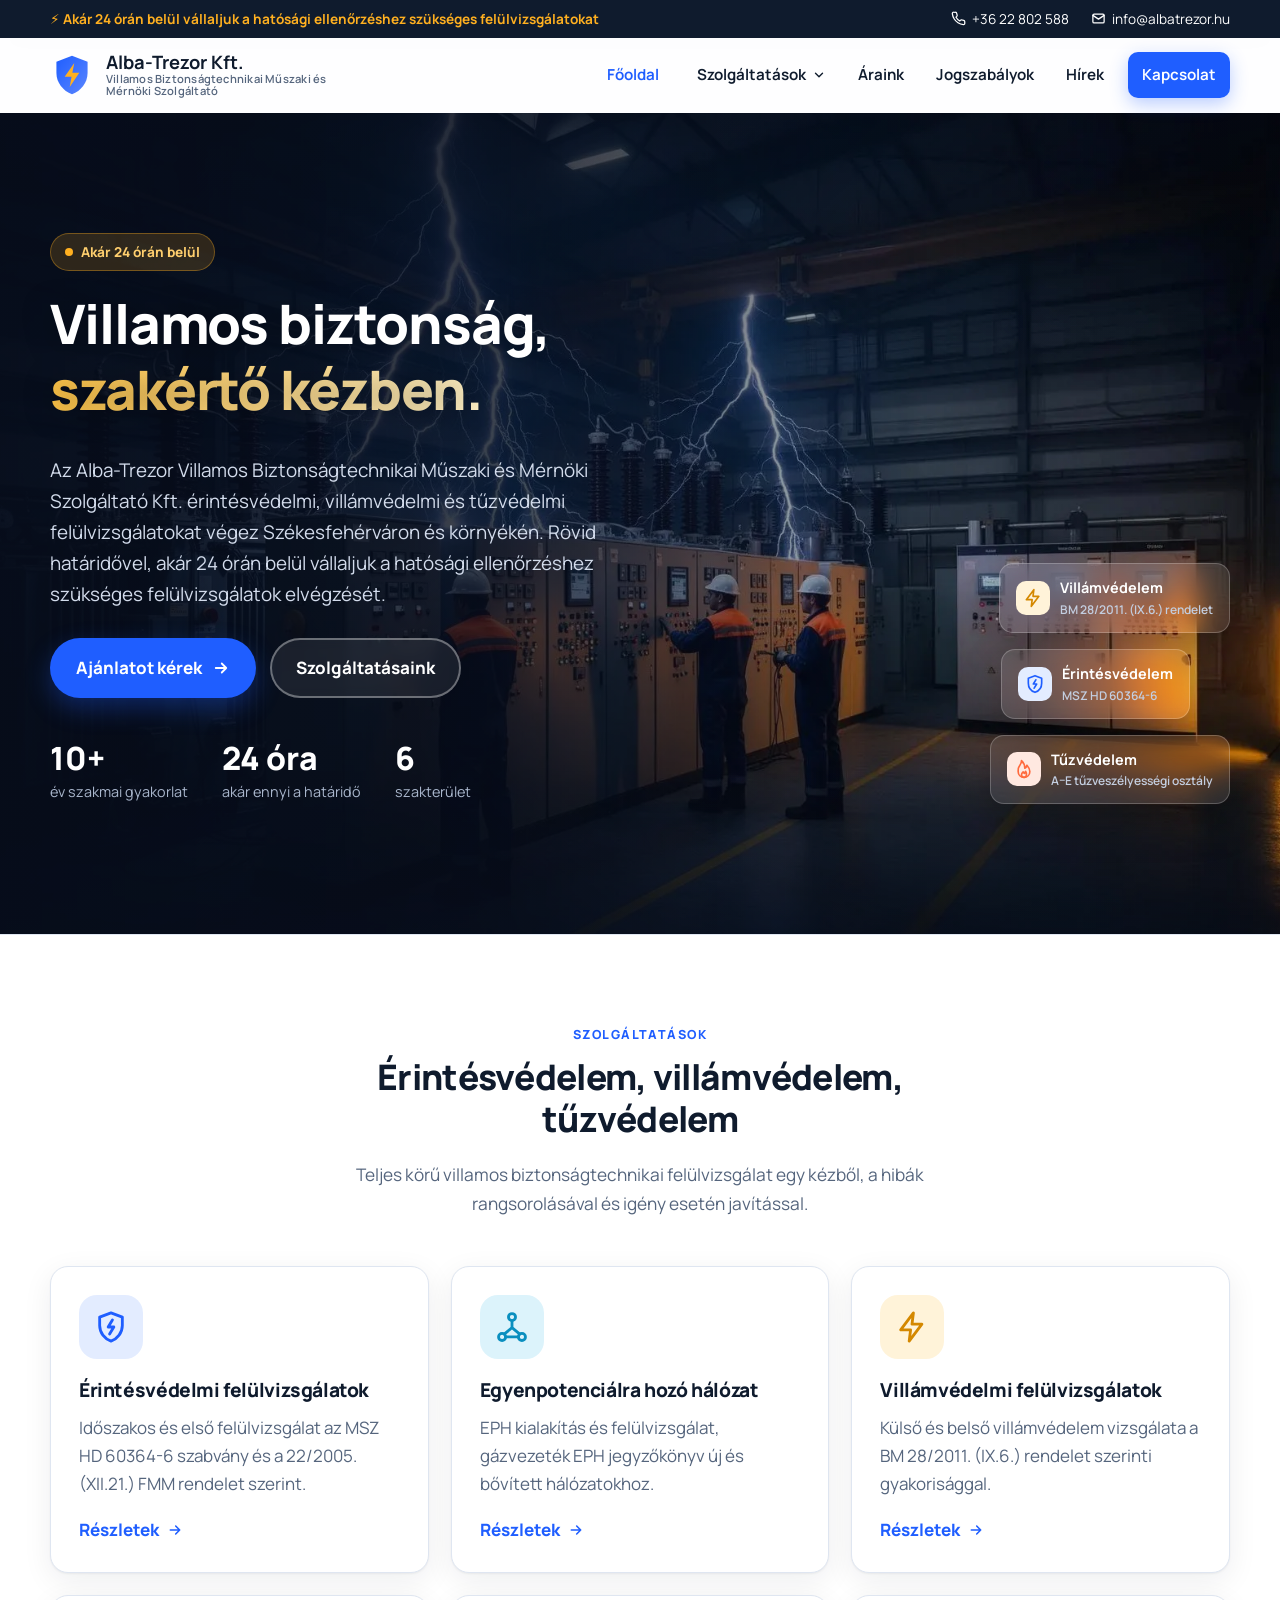
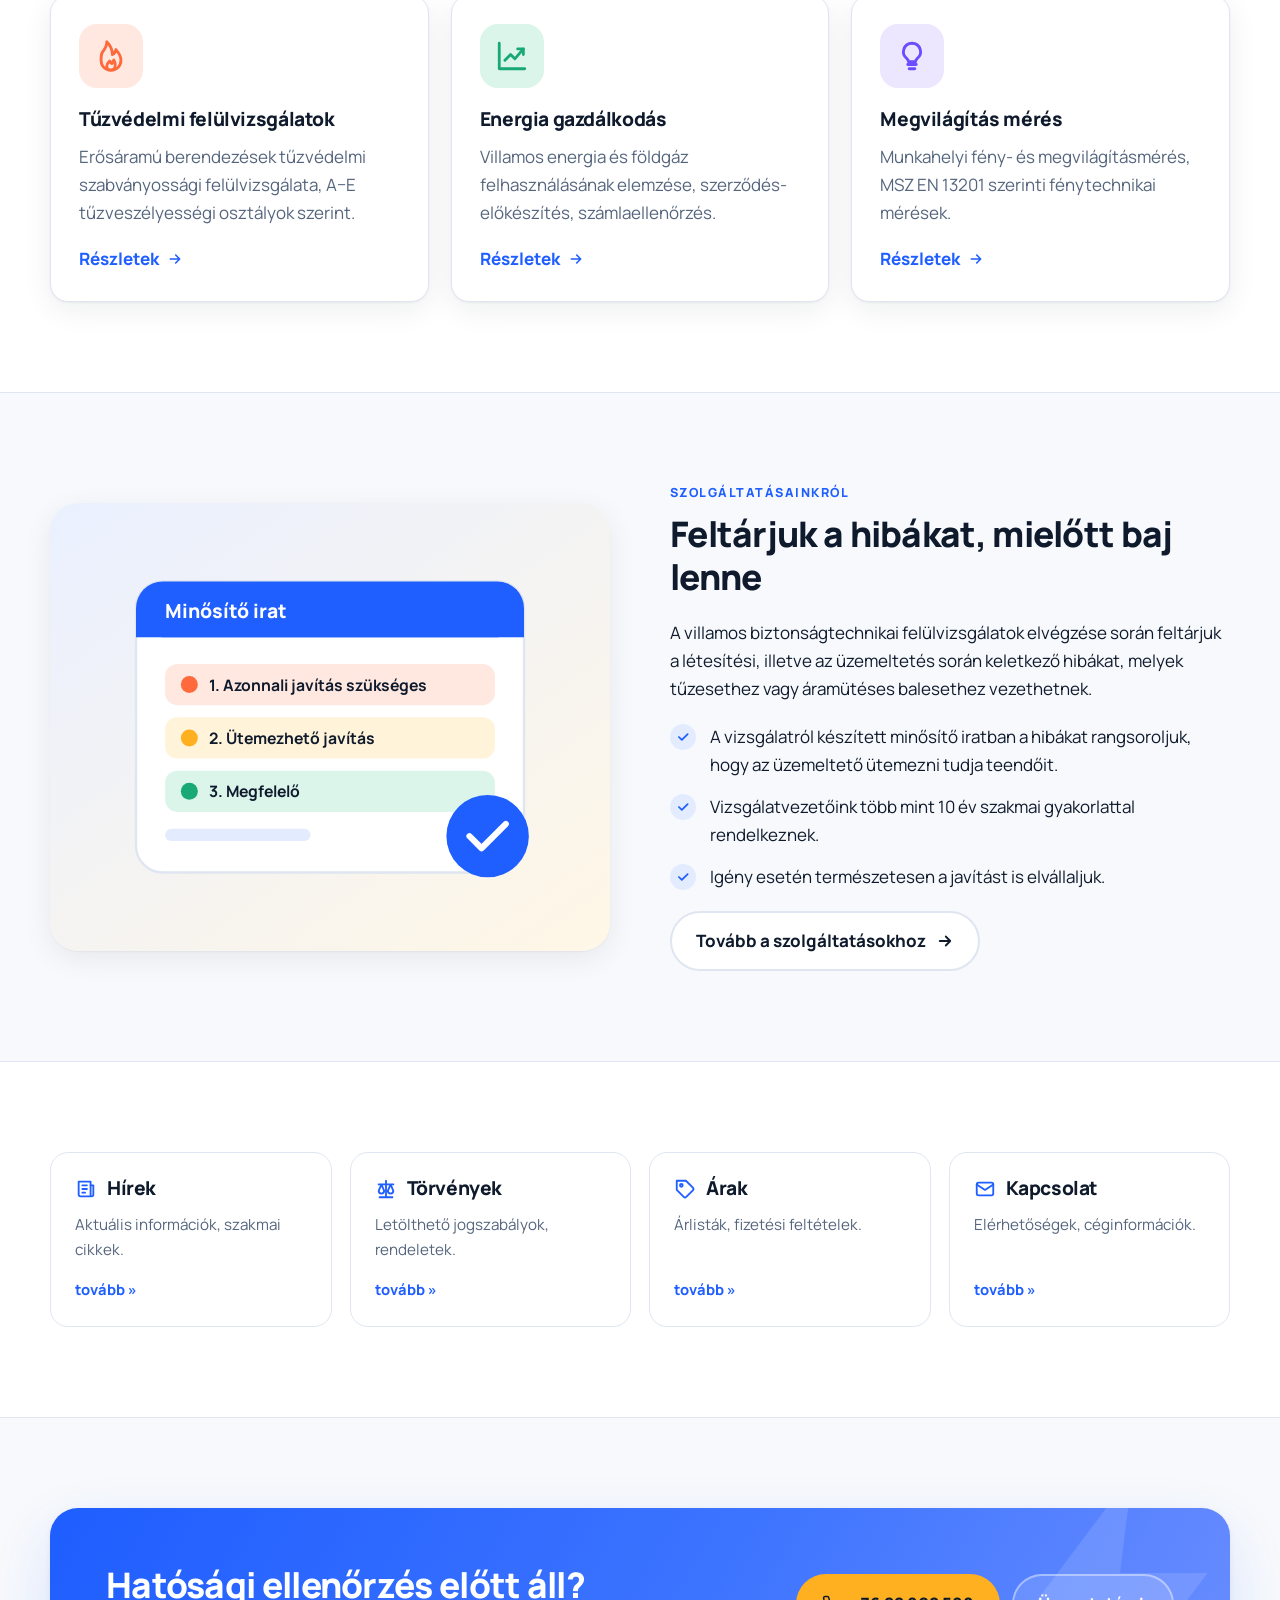
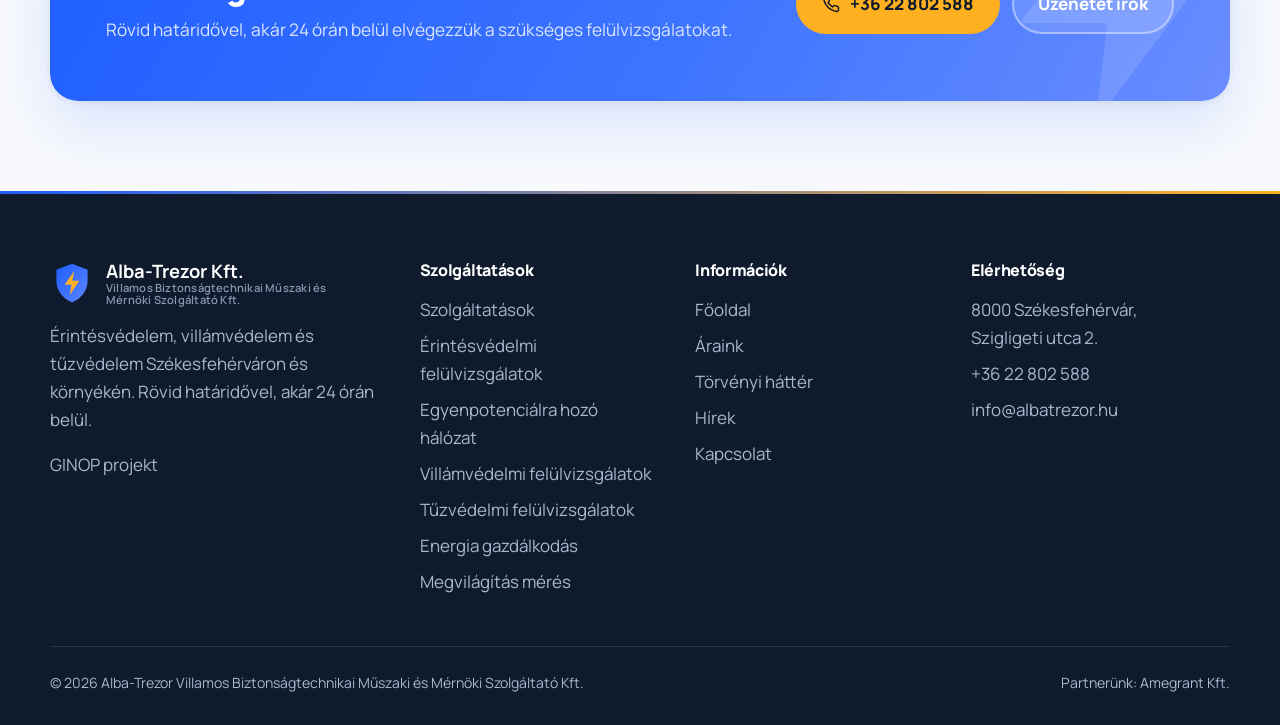
<file: index.html>
<!doctype html>
<html lang="hu" class="no-js">
<head>
<meta charset="utf-8">
<meta name="viewport" content="width=device-width, initial-scale=1">
<title>Alba-Trezor Kft. | Érintésvédelem, villámvédelem, tűzvédelem – Székesfehérvár</title>
<meta name="description" content="Az Alba-Trezor Villamos Biztonságtechnikai Műszaki és Mérnöki Szolgáltató Kft. érintésvédelmi, villámvédelmi és tűzvédelmi felülvizsgálatokat végez, akár 24 órán belül.">
<meta name="keywords" content="villámvédelem, érintésvédelem, tűzvédelem, EPH, megvilágítás mérés, felülvizsgálat, Székesfehérvár">
<meta name="theme-color" content="#1f5eff">
<meta property="og:title" content="Alba-Trezor Kft. | Érintésvédelem, villámvédelem, tűzvédelem – Székesfehérvár">
<meta property="og:description" content="Az Alba-Trezor Villamos Biztonságtechnikai Műszaki és Mérnöki Szolgáltató Kft. érintésvédelmi, villámvédelmi és tűzvédelmi felülvizsgálatokat végez, akár 24 órán belül.">
<meta property="og:type" content="website">
<link rel="icon" href="assets/img/favicon.svg" type="image/svg+xml">
<link rel="preconnect" href="https://fonts.googleapis.com">
<link rel="preconnect" href="https://fonts.gstatic.com" crossorigin>
<link href="https://fonts.googleapis.com/css2?family=Manrope:wght@400;500;600;700;800&display=swap" rel="stylesheet">
<link rel="stylesheet" href="assets/css/style.css">
<link rel="preload" as="image" href="assets/img/hero-bg.webp" type="image/webp" media="(min-width: 961px)">
<link rel="preload" as="image" href="assets/img/hero-bg-960.webp" type="image/webp" media="(max-width: 960px)">
</head><body>
<a class="skip" href="#main">Ugrás a tartalomra</a>
<div class="scroll-progress" aria-hidden="true"></div>
<div class="topbar"><div class="container">
<span class="badge-24">⚡ Akár 24 órán belül vállaljuk a hatósági ellenőrzéshez szükséges felülvizsgálatokat</span>
<a href="tel:+3622802588"><svg viewBox="0 0 24 24" fill="none" stroke="currentColor" stroke-width="2" stroke-linecap="round" stroke-linejoin="round"><path d="M22 16.9v3a2 2 0 01-2.2 2 19.8 19.8 0 01-8.6-3.1 19.5 19.5 0 01-6-6A19.8 19.8 0 012.1 4.2 2 2 0 014.1 2h3a2 2 0 012 1.7c.1 1 .4 1.9.7 2.8a2 2 0 01-.5 2.1L8 9.9a16 16 0 006 6l1.3-1.3a2 2 0 012.1-.4c.9.3 1.8.6 2.8.7a2 2 0 011.7 2z"/></svg>+36 22 802 588</a>
<a href="mailto:info@albatrezor.hu"><svg viewBox="0 0 24 24" fill="none" stroke="currentColor" stroke-width="2" stroke-linecap="round" stroke-linejoin="round"><rect x="3" y="5" width="18" height="14" rx="2"/><path d="M3 7l9 6 9-6"/></svg>info@albatrezor.hu</a>
</div></div>
<header class="header">
<div class="container">
<a class="logo" href="index.html" aria-label="Alba-Trezor Kft. – Főoldal"><svg class="logo-mark" viewBox="0 0 48 48" aria-hidden="true"><defs><linearGradient id="lg" x1="0" y1="0" x2="1" y2="1"><stop offset="0" stop-color="#1f5eff"/><stop offset="1" stop-color="#5b86ff"/></linearGradient></defs><path d="M24 3l17 6.5v12.2c0 10.4-7.2 19.6-17 23.3C14.2 41.3 7 32.1 7 21.7V9.5L24 3z" fill="url(#lg)"/><path class="bolt" d="M26.5 11L16 26h7.5l-2 11L32 21.5h-7.6L26.5 11z" fill="#ffb020"/></svg><span><strong>Alba-Trezor Kft.</strong><small>Villamos Biztonságtechnikai Műszaki és Mérnöki Szolgáltató</small></span></a>
<button class="burger" type="button" aria-label="Menü" aria-expanded="false" aria-controls="nav"><span></span></button>
<nav class="nav" id="nav" aria-label="Főmenü"><ul><li><a href="index.html" aria-current="page">Főoldal</a></li><li class="has-sub"><button class="sub-toggle" type="button" aria-expanded="false" aria-haspopup="true">Szolgáltatások<svg class="chev" viewBox="0 0 24 24" fill="none" stroke="currentColor" stroke-width="2.4" stroke-linecap="round" stroke-linejoin="round"><path d="M6 9l6 6 6-6"/></svg></button><ul class="submenu"><li><a href="szolgaltatasok.html"><span class="ico t-blue"><svg viewBox="0 0 24 24" fill="none" stroke="currentColor" stroke-width="2" stroke-linecap="round" stroke-linejoin="round"><rect x="3" y="3" width="7" height="7" rx="2"/><rect x="14" y="3" width="7" height="7" rx="2"/><rect x="3" y="14" width="7" height="7" rx="2"/><rect x="14" y="14" width="7" height="7" rx="2"/></svg></span><span>Összes szolgáltatás</span></a></li><li><a href="erintesvedelmi_felulvizsgalatok.html"><span class="ico t-blue"><svg viewBox="0 0 24 24" fill="none" stroke="currentColor" stroke-width="2" stroke-linecap="round" stroke-linejoin="round"><path d="M12 2l8 3v6c0 5-3.4 9.4-8 11-4.6-1.6-8-6-8-11V5l8-3z"/><path d="M13 7l-3 5h4l-3 5"/></svg></span><span>Érintésvédelmi felülvizsgálatok</span></a></li><li><a href="egyenpotenciara_hozo_halozat.html"><span class="ico t-cyan"><svg viewBox="0 0 24 24" fill="none" stroke="currentColor" stroke-width="2" stroke-linecap="round" stroke-linejoin="round"><circle cx="12" cy="5" r="2.5"/><circle cx="5" cy="19" r="2.5"/><circle cx="19" cy="19" r="2.5"/><path d="M12 7.5v5M12 12.5L6.5 17M12 12.5l5.5 4.5M7.5 19h9"/></svg></span><span>Egyenpotenciálra hozó hálózat</span></a></li><li><a href="villamvedelmi_felulvizsgalatok.html"><span class="ico t-amber"><svg viewBox="0 0 24 24" fill="none" stroke="currentColor" stroke-width="2" stroke-linecap="round" stroke-linejoin="round"><path d="M13 2L4 14h7l-1 8 9-12h-7l1-8z"/></svg></span><span>Villámvédelmi felülvizsgálatok</span></a></li><li><a href="tuzvedelmi_felulvizsgalatok.html"><span class="ico t-red"><svg viewBox="0 0 24 24" fill="none" stroke="currentColor" stroke-width="2" stroke-linecap="round" stroke-linejoin="round"><path d="M12 22c4 0 7-2.8 7-7 0-3.2-2-5.8-3.5-7.5-.4 1.8-1.4 3-2.5 3.5C13 7.5 11.5 4.5 9 2c.3 3-1.5 5.2-3 7.2C4.8 10.8 5 12.5 5 15c0 4.2 3 7 7 7z"/><path d="M12 22c-1.7 0-3-1.3-3-3 0-1.5 1-2.5 2-3.5.3 1 1 1.6 1.8 1.8.2-1 .7-2 1.2-2.5.6 1 1 2.2 1 3.2 0 2.2-1.3 4-3 4z"/></svg></span><span>Tűzvédelmi felülvizsgálatok</span></a></li><li><a href="tervezes.html"><span class="ico t-green"><svg viewBox="0 0 24 24" fill="none" stroke="currentColor" stroke-width="2" stroke-linecap="round" stroke-linejoin="round"><path d="M3 3v18h18"/><path d="M7 15l4-4 3 3 6-7"/><path d="M16 7h4v4"/></svg></span><span>Energia gazdálkodás</span></a></li><li><a href="megvilagitas_meres.html"><span class="ico t-violet"><svg viewBox="0 0 24 24" fill="none" stroke="currentColor" stroke-width="2" stroke-linecap="round" stroke-linejoin="round"><path d="M9 18h6M10 21h4"/><path d="M12 3a6 6 0 00-3.6 10.8c.7.6 1.1 1.4 1.1 2.2h5c0-.8.4-1.6 1.1-2.2A6 6 0 0012 3z"/></svg></span><span>Megvilágítás mérés</span></a></li></ul></li><li><a href="araink.html">Áraink</a></li><li><a href="torvenyi_hatter.html">Jogszabályok</a></li><li><a href="hirek.html">Hírek</a></li><li><a href="kapcsolat.html" class="cta">Kapcsolat</a></li></ul></nav>
</div>
</header>
<main id="main">
<section class="hero hero-photo">
<div class="hero-bg" aria-hidden="true"></div>
<div class="hero-flash" aria-hidden="true"></div>
<div class="container hero-grid">
<div>
<span class="eyebrow reveal"><span class="dot"></span>Akár 24 órán belül</span>
<h1 class="reveal" style="--d:.08s">Villamos biztonság, <span class="hl">szakértő kézben.</span></h1>
<p class="lead reveal" style="--d:.16s">Az Alba-Trezor Villamos Biztonságtechnikai Műszaki és Mérnöki Szolgáltató Kft. érintésvédelmi, villámvédelmi és tűzvédelmi felülvizsgálatokat végez Székesfehérváron és környékén. Rövid határidővel, akár 24 órán belül vállaljuk a hatósági ellenőrzéshez szükséges felülvizsgálatok elvégzését.</p>
<div class="hero-actions reveal" style="--d:.24s">
<a class="btn btn-primary" href="kapcsolat.html">Ajánlatot kérek <svg viewBox="0 0 24 24" fill="none" stroke="currentColor" stroke-width="2.4" stroke-linecap="round" stroke-linejoin="round"><path d="M5 12h14M13 6l6 6-6 6"/></svg></a>
<a class="btn btn-ghost" href="szolgaltatasok.html">Szolgáltatásaink</a>
</div>
<div class="hero-stats reveal" style="--d:.32s">
<div><strong><span data-count="10" data-suffix="+">10+</span></strong><span>év szakmai gyakorlat</span></div>
<div><strong><span data-count="24">24</span> óra</strong><span>akár ennyi a határidő</span></div>
<div><strong><span data-count="6">6</span></strong><span>szakterület</span></div>
</div>
</div>
<div class="hero-chips">
<a class="chip-card glass reveal from-right bob" style="--d:.4s" href="villamvedelmi_felulvizsgalatok.html"><span class="ico t-amber"><svg viewBox="0 0 24 24" fill="none" stroke="currentColor" stroke-width="2" stroke-linecap="round" stroke-linejoin="round"><path d="M13 2L4 14h7l-1 8 9-12h-7l1-8z"/></svg></span><span>Villámvédelem<small>BM 28/2011. (IX.6.) rendelet</small></span></a>
<a class="chip-card glass reveal from-right bob d1" style="--d:.55s" href="erintesvedelmi_felulvizsgalatok.html"><span class="ico t-blue"><svg viewBox="0 0 24 24" fill="none" stroke="currentColor" stroke-width="2" stroke-linecap="round" stroke-linejoin="round"><path d="M12 2l8 3v6c0 5-3.4 9.4-8 11-4.6-1.6-8-6-8-11V5l8-3z"/><path d="M13 7l-3 5h4l-3 5"/></svg></span><span>Érintésvédelem<small>MSZ HD 60364-6</small></span></a>
<a class="chip-card glass reveal from-right bob d2" style="--d:.7s" href="tuzvedelmi_felulvizsgalatok.html"><span class="ico t-red"><svg viewBox="0 0 24 24" fill="none" stroke="currentColor" stroke-width="2" stroke-linecap="round" stroke-linejoin="round"><path d="M12 22c4 0 7-2.8 7-7 0-3.2-2-5.8-3.5-7.5-.4 1.8-1.4 3-2.5 3.5C13 7.5 11.5 4.5 9 2c.3 3-1.5 5.2-3 7.2C4.8 10.8 5 12.5 5 15c0 4.2 3 7 7 7z"/><path d="M12 22c-1.7 0-3-1.3-3-3 0-1.5 1-2.5 2-3.5.3 1 1 1.6 1.8 1.8.2-1 .7-2 1.2-2.5.6 1 1 2.2 1 3.2 0 2.2-1.3 4-3 4z"/></svg></span><span>Tűzvédelem<small>A–E tűzveszélyességi osztály</small></span></a>
</div>
</div>
</section>

<section class="section alt">
<div class="container">
<div class="section-head reveal"><span class="kicker">Szolgáltatások</span><h2>Érintésvédelem, villámvédelem, tűzvédelem</h2><p>Teljes körű villamos biztonságtechnikai felülvizsgálat egy kézből, a hibák rangsorolásával és igény esetén javítással.</p></div>
<div class="cards"><a class="card reveal" style="--d:0.00s" href="erintesvedelmi_felulvizsgalatok.html"><div class="icon-wrap t-blue"><svg viewBox="0 0 24 24" fill="none" stroke="currentColor" stroke-width="2" stroke-linecap="round" stroke-linejoin="round"><path d="M12 2l8 3v6c0 5-3.4 9.4-8 11-4.6-1.6-8-6-8-11V5l8-3z"/><path d="M13 7l-3 5h4l-3 5"/></svg></div><h3>Érintésvédelmi felülvizsgálatok</h3><p>Időszakos és első felülvizsgálat az MSZ HD 60364-6 szabvány és a 22/2005. (XII.21.) FMM rendelet szerint.</p><span class="more">Részletek <svg viewBox="0 0 24 24" fill="none" stroke="currentColor" stroke-width="2.4" stroke-linecap="round" stroke-linejoin="round"><path d="M5 12h14M13 6l6 6-6 6"/></svg></span></a><a class="card reveal" style="--d:0.08s" href="egyenpotenciara_hozo_halozat.html"><div class="icon-wrap t-cyan"><svg viewBox="0 0 24 24" fill="none" stroke="currentColor" stroke-width="2" stroke-linecap="round" stroke-linejoin="round"><circle cx="12" cy="5" r="2.5"/><circle cx="5" cy="19" r="2.5"/><circle cx="19" cy="19" r="2.5"/><path d="M12 7.5v5M12 12.5L6.5 17M12 12.5l5.5 4.5M7.5 19h9"/></svg></div><h3>Egyenpotenciálra hozó hálózat</h3><p>EPH kialakítás és felülvizsgálat, gázvezeték EPH jegyzőkönyv új és bővített hálózatokhoz.</p><span class="more">Részletek <svg viewBox="0 0 24 24" fill="none" stroke="currentColor" stroke-width="2.4" stroke-linecap="round" stroke-linejoin="round"><path d="M5 12h14M13 6l6 6-6 6"/></svg></span></a><a class="card reveal" style="--d:0.16s" href="villamvedelmi_felulvizsgalatok.html"><div class="icon-wrap t-amber"><svg viewBox="0 0 24 24" fill="none" stroke="currentColor" stroke-width="2" stroke-linecap="round" stroke-linejoin="round"><path d="M13 2L4 14h7l-1 8 9-12h-7l1-8z"/></svg></div><h3>Villámvédelmi felülvizsgálatok</h3><p>Külső és belső villámvédelem vizsgálata a BM 28/2011. (IX.6.) rendelet szerinti gyakorisággal.</p><span class="more">Részletek <svg viewBox="0 0 24 24" fill="none" stroke="currentColor" stroke-width="2.4" stroke-linecap="round" stroke-linejoin="round"><path d="M5 12h14M13 6l6 6-6 6"/></svg></span></a><a class="card reveal" style="--d:0.24s" href="tuzvedelmi_felulvizsgalatok.html"><div class="icon-wrap t-red"><svg viewBox="0 0 24 24" fill="none" stroke="currentColor" stroke-width="2" stroke-linecap="round" stroke-linejoin="round"><path d="M12 22c4 0 7-2.8 7-7 0-3.2-2-5.8-3.5-7.5-.4 1.8-1.4 3-2.5 3.5C13 7.5 11.5 4.5 9 2c.3 3-1.5 5.2-3 7.2C4.8 10.8 5 12.5 5 15c0 4.2 3 7 7 7z"/><path d="M12 22c-1.7 0-3-1.3-3-3 0-1.5 1-2.5 2-3.5.3 1 1 1.6 1.8 1.8.2-1 .7-2 1.2-2.5.6 1 1 2.2 1 3.2 0 2.2-1.3 4-3 4z"/></svg></div><h3>Tűzvédelmi felülvizsgálatok</h3><p>Erősáramú berendezések tűzvédelmi szabványossági felülvizsgálata, A–E tűzveszélyességi osztályok szerint.</p><span class="more">Részletek <svg viewBox="0 0 24 24" fill="none" stroke="currentColor" stroke-width="2.4" stroke-linecap="round" stroke-linejoin="round"><path d="M5 12h14M13 6l6 6-6 6"/></svg></span></a><a class="card reveal" style="--d:0.32s" href="tervezes.html"><div class="icon-wrap t-green"><svg viewBox="0 0 24 24" fill="none" stroke="currentColor" stroke-width="2" stroke-linecap="round" stroke-linejoin="round"><path d="M3 3v18h18"/><path d="M7 15l4-4 3 3 6-7"/><path d="M16 7h4v4"/></svg></div><h3>Energia gazdálkodás</h3><p>Villamos energia és földgáz felhasználásának elemzése, szerződés-előkészítés, számlaellenőrzés.</p><span class="more">Részletek <svg viewBox="0 0 24 24" fill="none" stroke="currentColor" stroke-width="2.4" stroke-linecap="round" stroke-linejoin="round"><path d="M5 12h14M13 6l6 6-6 6"/></svg></span></a><a class="card reveal" style="--d:0.40s" href="megvilagitas_meres.html"><div class="icon-wrap t-violet"><svg viewBox="0 0 24 24" fill="none" stroke="currentColor" stroke-width="2" stroke-linecap="round" stroke-linejoin="round"><path d="M9 18h6M10 21h4"/><path d="M12 3a6 6 0 00-3.6 10.8c.7.6 1.1 1.4 1.1 2.2h5c0-.8.4-1.6 1.1-2.2A6 6 0 0012 3z"/></svg></div><h3>Megvilágítás mérés</h3><p>Munkahelyi fény- és megvilágításmérés, MSZ EN 13201 szerinti fénytechnikai mérések.</p><span class="more">Részletek <svg viewBox="0 0 24 24" fill="none" stroke="currentColor" stroke-width="2.4" stroke-linecap="round" stroke-linejoin="round"><path d="M5 12h14M13 6l6 6-6 6"/></svg></span></a></div>
</div>
</section>

<section class="section">
<div class="container split">
<div class="feature-art reveal from-left"><svg viewBox="0 0 400 320" aria-hidden="true">
<rect x="40" y="40" width="320" height="240" rx="22" fill="#fff" stroke="#dfe6f1" stroke-width="2"/>
<rect x="40" y="40" width="320" height="46" rx="22" fill="#1f5eff"/><rect x="40" y="64" width="320" height="22" fill="#1f5eff"/>
<text x="64" y="70" font-family="Manrope, sans-serif" font-weight="800" font-size="16" fill="#fff">Minősítő irat</text>
<g font-family="Manrope, sans-serif" font-size="13" font-weight="700">
<g class="reveal-row"><rect x="64" y="108" width="272" height="34" rx="10" fill="#ffe8e0"/><circle cx="84" cy="125" r="7" fill="#ff6a3d"/><text x="100" y="130" fill="#0f1b2d">1. Azonnali javítás szükséges</text></g>
<g><rect x="64" y="152" width="272" height="34" rx="10" fill="#fff3d9"/><circle cx="84" cy="169" r="7" fill="#ffb020"/><text x="100" y="174" fill="#0f1b2d">2. Ütemezhető javítás</text></g>
<g><rect x="64" y="196" width="272" height="34" rx="10" fill="#dcf5ea"/><circle cx="84" cy="213" r="7" fill="#19a974"/><text x="100" y="218" fill="#0f1b2d">3. Megfelelő</text></g>
</g>
<rect x="64" y="244" width="120" height="10" rx="5" fill="#e3ecff"/>
<g class="bob"><circle cx="330" cy="250" r="34" fill="#1f5eff"/><path d="M315 250l10 10 20-20" fill="none" stroke="#fff" stroke-width="5" stroke-linecap="round" stroke-linejoin="round"/></g>
</svg></div>
<div class="reveal from-right">
<span class="kicker">Szolgáltatásainkról</span>
<h2>Feltárjuk a hibákat, mielőtt baj lenne</h2>
<p>A villamos biztonságtechnikai felülvizsgálatok elvégzése során feltárjuk a létesítési, illetve az üzemeltetés során keletkező hibákat, melyek tűzesethez vagy áramütéses balesethez vezethetnek.</p>
<ul class="checklist">
<li>A vizsgálatról készített minősítő iratban a hibákat rangsoroljuk, hogy az üzemeltető ütemezni tudja teendőit.</li>
<li>Vizsgálatvezetőink több mint 10 év szakmai gyakorlattal rendelkeznek.</li>
<li>Igény esetén természetesen a javítást is elvállaljuk.</li>
</ul>
<a class="btn btn-ghost" href="szolgaltatasok.html">Tovább a szolgáltatásokhoz <svg viewBox="0 0 24 24" fill="none" stroke="currentColor" stroke-width="2.4" stroke-linecap="round" stroke-linejoin="round"><path d="M5 12h14M13 6l6 6-6 6"/></svg></a>
</div>
</div>
</section>

<section class="section alt">
<div class="container">
<div class="teasers">
<a class="teaser reveal" href="hirek.html"><h3><svg viewBox="0 0 24 24" fill="none" stroke="currentColor" stroke-width="2" stroke-linecap="round" stroke-linejoin="round"><path d="M4 4h13v16H6a2 2 0 01-2-2V4z"/><path d="M17 8h3v10a2 2 0 01-2 2M8 8h5M8 12h5M8 16h3"/></svg>Hírek</h3><p>Aktuális információk, szakmai cikkek.</p><span class="more">tovább »</span></a>
<a class="teaser reveal" style="--d:.08s" href="torvenyi_hatter.html"><h3><svg viewBox="0 0 24 24" fill="none" stroke="currentColor" stroke-width="2" stroke-linecap="round" stroke-linejoin="round"><path d="M12 3v18M5 21h14M4 7h16M7 7l-3 7a3 3 0 006 0L7 7zM17 7l-3 7a3 3 0 006 0l-3-7z"/></svg>Törvények</h3><p>Letölthető jogszabályok, rendeletek.</p><span class="more">tovább »</span></a>
<a class="teaser reveal" style="--d:.16s" href="araink.html"><h3><svg viewBox="0 0 24 24" fill="none" stroke="currentColor" stroke-width="2" stroke-linecap="round" stroke-linejoin="round"><path d="M20.6 13.4l-7.2 7.2a2 2 0 01-2.8 0L3 13V3h10l7.6 7.6a2 2 0 010 2.8z"/><circle cx="8" cy="8" r="1.5"/></svg>Árak</h3><p>Árlisták, fizetési feltételek.</p><span class="more">tovább »</span></a>
<a class="teaser reveal" style="--d:.24s" href="kapcsolat.html"><h3><svg viewBox="0 0 24 24" fill="none" stroke="currentColor" stroke-width="2" stroke-linecap="round" stroke-linejoin="round"><rect x="3" y="5" width="18" height="14" rx="2"/><path d="M3 7l9 6 9-6"/></svg>Kapcsolat</h3><p>Elérhetőségek, céginformációk.</p><span class="more">tovább »</span></a>
</div>
</div>
</section>

<section class="section">
<div class="container">
<div class="cta-band reveal zoom">
<svg class="bolt-bg" viewBox="0 0 24 24" fill="#fff"><path d="M13 2L4 14h7l-1 8 9-12h-7l1-8z"/></svg>
<div><h2>Hatósági ellenőrzés előtt áll?</h2><p>Rövid határidővel, akár 24 órán belül elvégezzük a szükséges felülvizsgálatokat.</p></div>
<div class="actions"><a class="btn btn-spark" href="tel:+3622802588"><svg viewBox="0 0 24 24" fill="none" stroke="currentColor" stroke-width="2" stroke-linecap="round" stroke-linejoin="round"><path d="M22 16.9v3a2 2 0 01-2.2 2 19.8 19.8 0 01-8.6-3.1 19.5 19.5 0 01-6-6A19.8 19.8 0 012.1 4.2 2 2 0 014.1 2h3a2 2 0 012 1.7c.1 1 .4 1.9.7 2.8a2 2 0 01-.5 2.1L8 9.9a16 16 0 006 6l1.3-1.3a2 2 0 012.1-.4c.9.3 1.8.6 2.8.7a2 2 0 011.7 2z"/></svg> +36 22 802 588</a><a class="btn btn-ghost" href="kapcsolat.html">Üzenetet írok</a></div>
</div>
</div>
</section>
</main>
<footer class="footer">
<div class="container">
<div class="footer-grid">
<div>
<a class="logo" href="index.html"><svg class="logo-mark" viewBox="0 0 48 48" aria-hidden="true"><defs><linearGradient id="lg" x1="0" y1="0" x2="1" y2="1"><stop offset="0" stop-color="#1f5eff"/><stop offset="1" stop-color="#5b86ff"/></linearGradient></defs><path d="M24 3l17 6.5v12.2c0 10.4-7.2 19.6-17 23.3C14.2 41.3 7 32.1 7 21.7V9.5L24 3z" fill="url(#lg)"/><path class="bolt" d="M26.5 11L16 26h7.5l-2 11L32 21.5h-7.6L26.5 11z" fill="#ffb020"/></svg><span><strong>Alba-Trezor Kft.</strong><small>Villamos Biztonságtechnikai Műszaki és Mérnöki Szolgáltató Kft.</small></span></a>
<p>Érintésvédelem, villámvédelem és tűzvédelem Székesfehérváron és környékén. Rövid határidővel, akár 24 órán belül.</p>
<a class="ginop-link" href="ginop.html">GINOP projekt</a>
</div>
<div><h4>Szolgáltatások</h4><ul><li><a href="szolgaltatasok.html">Szolgáltatások</a></li><li><a href="erintesvedelmi_felulvizsgalatok.html">Érintésvédelmi felülvizsgálatok</a></li><li><a href="egyenpotenciara_hozo_halozat.html">Egyenpotenciálra hozó hálózat</a></li><li><a href="villamvedelmi_felulvizsgalatok.html">Villámvédelmi felülvizsgálatok</a></li><li><a href="tuzvedelmi_felulvizsgalatok.html">Tűzvédelmi felülvizsgálatok</a></li><li><a href="tervezes.html">Energia gazdálkodás</a></li><li><a href="megvilagitas_meres.html">Megvilágítás mérés</a></li></ul></div>
<div><h4>Információk</h4><ul>
<li><a href="index.html">Főoldal</a></li>
<li><a href="araink.html">Áraink</a></li>
<li><a href="torvenyi_hatter.html">Törvényi háttér</a></li>
<li><a href="hirek.html">Hírek</a></li>
<li><a href="kapcsolat.html">Kapcsolat</a></li>
</ul></div>
<div><h4>Elérhetőség</h4><ul>
<li>8000 Székesfehérvár,<br>Szigligeti utca 2.</li>
<li><a href="tel:+3622802588">+36 22 802 588</a></li>
<li><a href="mailto:info@albatrezor.hu">info@albatrezor.hu</a></li>
</ul></div>
</div>
<div class="footer-bottom">
<span>© <span data-year>2026</span> Alba-Trezor Villamos Biztonságtechnikai Műszaki és Mérnöki Szolgáltató Kft.</span>
<span>Partnerünk: <a href="http://www.amegrant.hu/" target="_blank" rel="noopener">Amegrant Kft.</a></span>
</div>
</div>
</footer>
<button class="to-top" type="button" aria-label="Vissza az oldal tetejére"><svg viewBox="0 0 24 24" fill="none" stroke="currentColor" stroke-width="2.4" stroke-linecap="round" stroke-linejoin="round"><path d="M12 19V5M6 11l6-6 6 6"/></svg></button>
<script src="assets/js/main.js" defer></script>
</body>
</html>
</file>
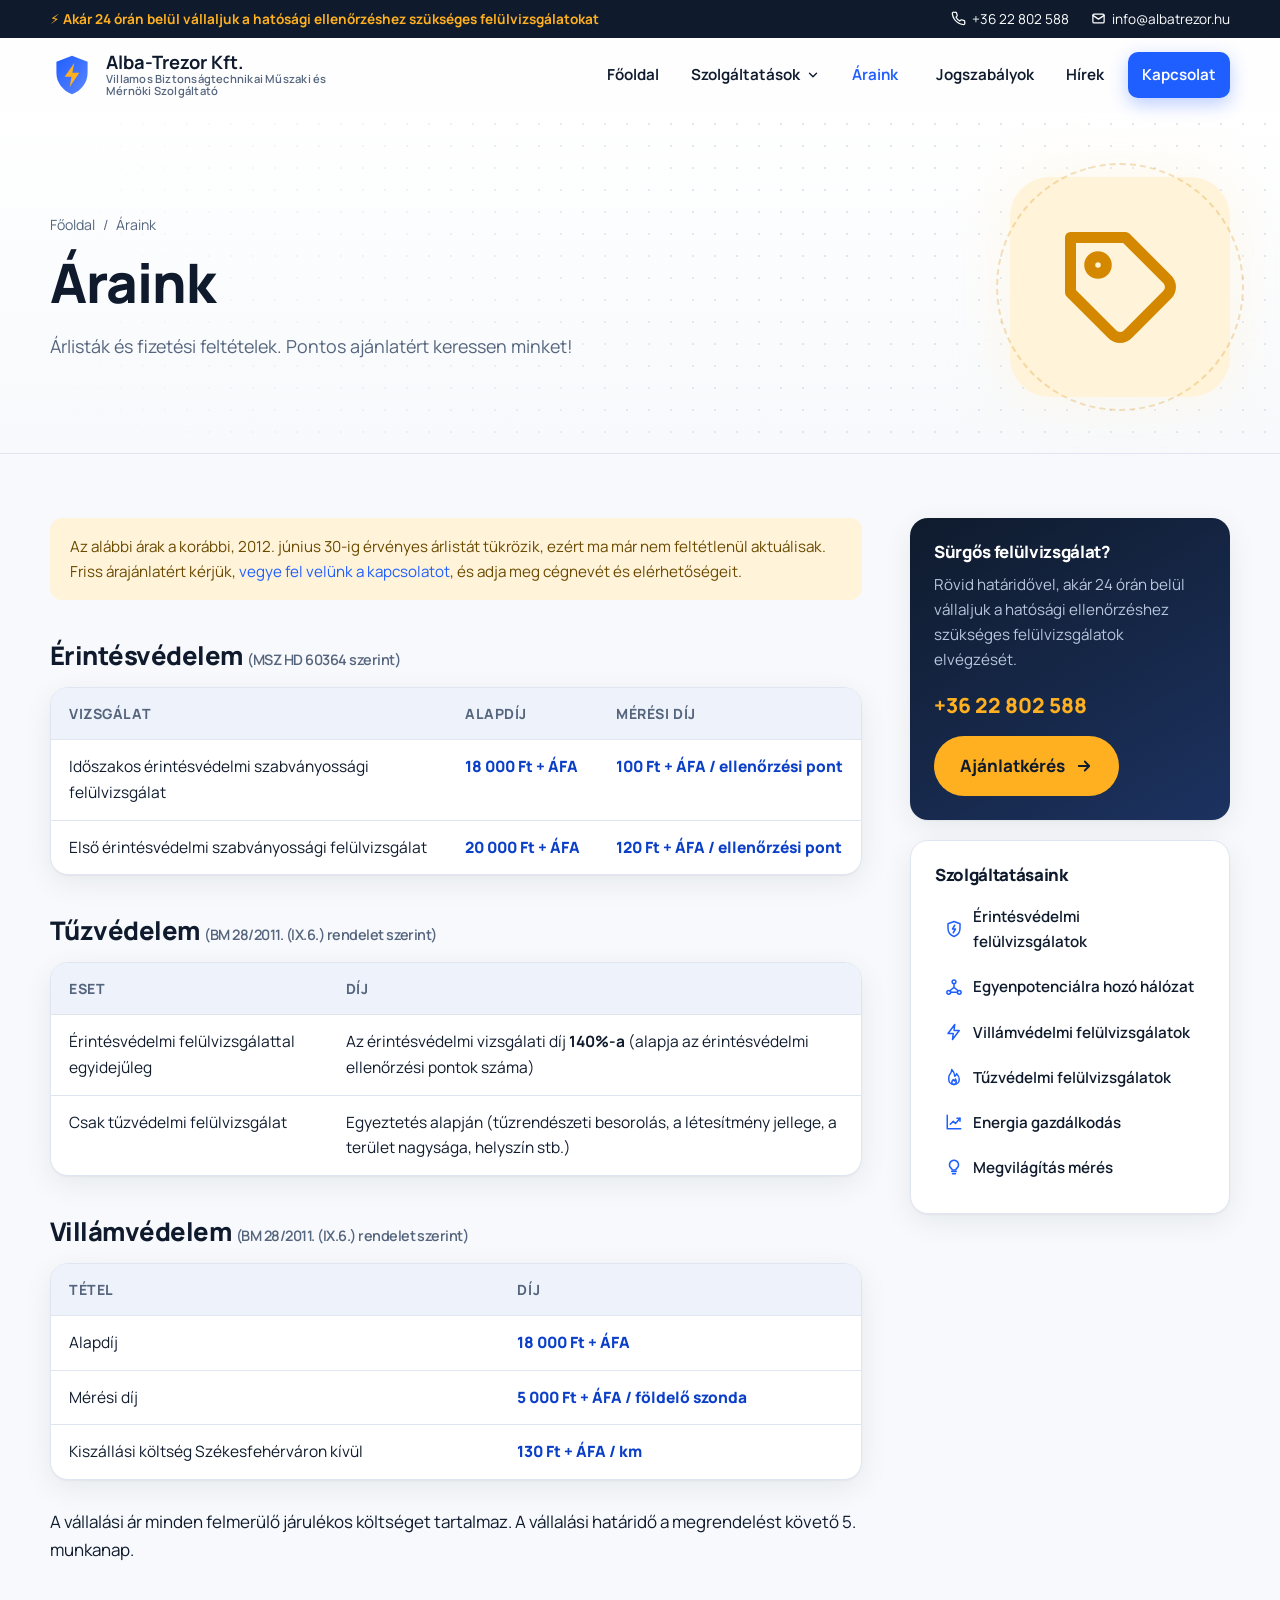
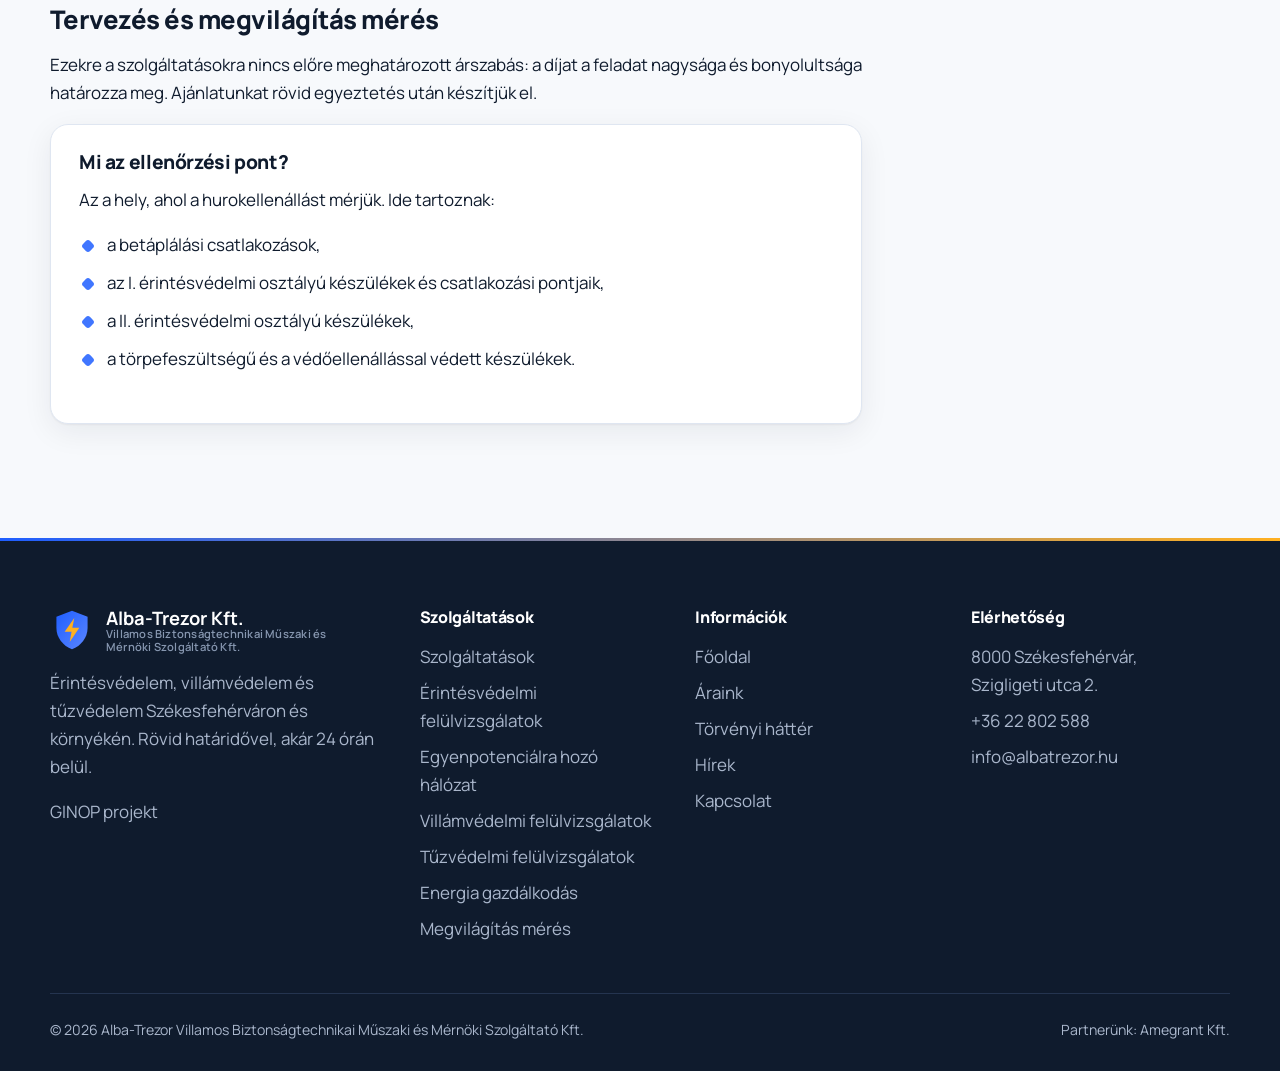
<file: araink.html>
<!doctype html>
<html lang="hu" class="no-js">
<head>
<meta charset="utf-8">
<meta name="viewport" content="width=device-width, initial-scale=1">
<title>Áraink | Alba-Trezor Kft.</title>
<meta name="description" content="Árlisták és fizetési feltételek. Pontos ajánlatért keressen minket!">
<meta name="keywords" content="villámvédelem, érintésvédelem, tűzvédelem, EPH, megvilágítás mérés, felülvizsgálat, Székesfehérvár">
<meta name="theme-color" content="#1f5eff">
<meta property="og:title" content="Áraink | Alba-Trezor Kft.">
<meta property="og:description" content="Árlisták és fizetési feltételek. Pontos ajánlatért keressen minket!">
<meta property="og:type" content="website">
<link rel="icon" href="assets/img/favicon.svg" type="image/svg+xml">
<link rel="preconnect" href="https://fonts.googleapis.com">
<link rel="preconnect" href="https://fonts.gstatic.com" crossorigin>
<link href="https://fonts.googleapis.com/css2?family=Manrope:wght@400;500;600;700;800&display=swap" rel="stylesheet">
<link rel="stylesheet" href="assets/css/style.css">
</head><body>
<a class="skip" href="#main">Ugrás a tartalomra</a>
<div class="scroll-progress" aria-hidden="true"></div>
<div class="topbar"><div class="container">
<span class="badge-24">⚡ Akár 24 órán belül vállaljuk a hatósági ellenőrzéshez szükséges felülvizsgálatokat</span>
<a href="tel:+3622802588"><svg viewBox="0 0 24 24" fill="none" stroke="currentColor" stroke-width="2" stroke-linecap="round" stroke-linejoin="round"><path d="M22 16.9v3a2 2 0 01-2.2 2 19.8 19.8 0 01-8.6-3.1 19.5 19.5 0 01-6-6A19.8 19.8 0 012.1 4.2 2 2 0 014.1 2h3a2 2 0 012 1.7c.1 1 .4 1.9.7 2.8a2 2 0 01-.5 2.1L8 9.9a16 16 0 006 6l1.3-1.3a2 2 0 012.1-.4c.9.3 1.8.6 2.8.7a2 2 0 011.7 2z"/></svg>+36 22 802 588</a>
<a href="mailto:info@albatrezor.hu"><svg viewBox="0 0 24 24" fill="none" stroke="currentColor" stroke-width="2" stroke-linecap="round" stroke-linejoin="round"><rect x="3" y="5" width="18" height="14" rx="2"/><path d="M3 7l9 6 9-6"/></svg>info@albatrezor.hu</a>
</div></div>
<header class="header">
<div class="container">
<a class="logo" href="index.html" aria-label="Alba-Trezor Kft. – Főoldal"><svg class="logo-mark" viewBox="0 0 48 48" aria-hidden="true"><defs><linearGradient id="lg" x1="0" y1="0" x2="1" y2="1"><stop offset="0" stop-color="#1f5eff"/><stop offset="1" stop-color="#5b86ff"/></linearGradient></defs><path d="M24 3l17 6.5v12.2c0 10.4-7.2 19.6-17 23.3C14.2 41.3 7 32.1 7 21.7V9.5L24 3z" fill="url(#lg)"/><path class="bolt" d="M26.5 11L16 26h7.5l-2 11L32 21.5h-7.6L26.5 11z" fill="#ffb020"/></svg><span><strong>Alba-Trezor Kft.</strong><small>Villamos Biztonságtechnikai Műszaki és Mérnöki Szolgáltató</small></span></a>
<button class="burger" type="button" aria-label="Menü" aria-expanded="false" aria-controls="nav"><span></span></button>
<nav class="nav" id="nav" aria-label="Főmenü"><ul><li><a href="index.html">Főoldal</a></li><li class="has-sub"><button class="sub-toggle" type="button" aria-expanded="false" aria-haspopup="true">Szolgáltatások<svg class="chev" viewBox="0 0 24 24" fill="none" stroke="currentColor" stroke-width="2.4" stroke-linecap="round" stroke-linejoin="round"><path d="M6 9l6 6 6-6"/></svg></button><ul class="submenu"><li><a href="szolgaltatasok.html"><span class="ico t-blue"><svg viewBox="0 0 24 24" fill="none" stroke="currentColor" stroke-width="2" stroke-linecap="round" stroke-linejoin="round"><rect x="3" y="3" width="7" height="7" rx="2"/><rect x="14" y="3" width="7" height="7" rx="2"/><rect x="3" y="14" width="7" height="7" rx="2"/><rect x="14" y="14" width="7" height="7" rx="2"/></svg></span><span>Összes szolgáltatás</span></a></li><li><a href="erintesvedelmi_felulvizsgalatok.html"><span class="ico t-blue"><svg viewBox="0 0 24 24" fill="none" stroke="currentColor" stroke-width="2" stroke-linecap="round" stroke-linejoin="round"><path d="M12 2l8 3v6c0 5-3.4 9.4-8 11-4.6-1.6-8-6-8-11V5l8-3z"/><path d="M13 7l-3 5h4l-3 5"/></svg></span><span>Érintésvédelmi felülvizsgálatok</span></a></li><li><a href="egyenpotenciara_hozo_halozat.html"><span class="ico t-cyan"><svg viewBox="0 0 24 24" fill="none" stroke="currentColor" stroke-width="2" stroke-linecap="round" stroke-linejoin="round"><circle cx="12" cy="5" r="2.5"/><circle cx="5" cy="19" r="2.5"/><circle cx="19" cy="19" r="2.5"/><path d="M12 7.5v5M12 12.5L6.5 17M12 12.5l5.5 4.5M7.5 19h9"/></svg></span><span>Egyenpotenciálra hozó hálózat</span></a></li><li><a href="villamvedelmi_felulvizsgalatok.html"><span class="ico t-amber"><svg viewBox="0 0 24 24" fill="none" stroke="currentColor" stroke-width="2" stroke-linecap="round" stroke-linejoin="round"><path d="M13 2L4 14h7l-1 8 9-12h-7l1-8z"/></svg></span><span>Villámvédelmi felülvizsgálatok</span></a></li><li><a href="tuzvedelmi_felulvizsgalatok.html"><span class="ico t-red"><svg viewBox="0 0 24 24" fill="none" stroke="currentColor" stroke-width="2" stroke-linecap="round" stroke-linejoin="round"><path d="M12 22c4 0 7-2.8 7-7 0-3.2-2-5.8-3.5-7.5-.4 1.8-1.4 3-2.5 3.5C13 7.5 11.5 4.5 9 2c.3 3-1.5 5.2-3 7.2C4.8 10.8 5 12.5 5 15c0 4.2 3 7 7 7z"/><path d="M12 22c-1.7 0-3-1.3-3-3 0-1.5 1-2.5 2-3.5.3 1 1 1.6 1.8 1.8.2-1 .7-2 1.2-2.5.6 1 1 2.2 1 3.2 0 2.2-1.3 4-3 4z"/></svg></span><span>Tűzvédelmi felülvizsgálatok</span></a></li><li><a href="tervezes.html"><span class="ico t-green"><svg viewBox="0 0 24 24" fill="none" stroke="currentColor" stroke-width="2" stroke-linecap="round" stroke-linejoin="round"><path d="M3 3v18h18"/><path d="M7 15l4-4 3 3 6-7"/><path d="M16 7h4v4"/></svg></span><span>Energia gazdálkodás</span></a></li><li><a href="megvilagitas_meres.html"><span class="ico t-violet"><svg viewBox="0 0 24 24" fill="none" stroke="currentColor" stroke-width="2" stroke-linecap="round" stroke-linejoin="round"><path d="M9 18h6M10 21h4"/><path d="M12 3a6 6 0 00-3.6 10.8c.7.6 1.1 1.4 1.1 2.2h5c0-.8.4-1.6 1.1-2.2A6 6 0 0012 3z"/></svg></span><span>Megvilágítás mérés</span></a></li></ul></li><li><a href="araink.html" aria-current="page">Áraink</a></li><li><a href="torvenyi_hatter.html">Jogszabályok</a></li><li><a href="hirek.html">Hírek</a></li><li><a href="kapcsolat.html" class="cta">Kapcsolat</a></li></ul></nav>
</div>
</header>
<main id="main"><section class="page-hero"><div class="container">
<div><nav class="crumbs" aria-label="Morzsamenü"><a href="index.html">Főoldal</a><span>/</span><span>Áraink</span></nav>
<h1 class="reveal">Áraink</h1>
<p class="lead reveal" style="--d:.1s">Árlisták és fizetési feltételek. Pontos ajánlatért keressen minket!</p></div>
<div class="page-art t-amber reveal zoom" aria-hidden="true"><span class="ring"></span><svg viewBox="0 0 24 24" fill="none" stroke="currentColor" stroke-width="2" stroke-linecap="round" stroke-linejoin="round"><path d="M20.6 13.4l-7.2 7.2a2 2 0 01-2.8 0L3 13V3h10l7.6 7.6a2 2 0 010 2.8z"/><circle cx="8" cy="8" r="1.5"/></svg></div>
</div></section><div class="container content-grid"><article class="prose">
<div class="note reveal">Az alábbi árak a korábbi, 2012. június 30-ig érvényes árlistát tükrözik, ezért ma már nem feltétlenül aktuálisak. Friss árajánlatért kérjük, <a href="kapcsolat.html">vegye fel velünk a kapcsolatot</a>, és adja meg cégnevét és elérhetőségeit.</div>
<h2 class="reveal">Érintésvédelem <small style="color:var(--muted);font-weight:600;font-size:.9rem">(MSZ HD 60364 szerint)</small></h2>
<div class="table-wrap reveal"><table>
<thead><tr><th>Vizsgálat</th><th>Alapdíj</th><th>Mérési díj</th></tr></thead>
<tbody>
<tr><td>Időszakos érintésvédelmi szabványossági felülvizsgálat</td><td class="price">18 000 Ft + ÁFA</td><td class="price">100 Ft + ÁFA / ellenőrzési pont</td></tr>
<tr><td>Első érintésvédelmi szabványossági felülvizsgálat</td><td class="price">20 000 Ft + ÁFA</td><td class="price">120 Ft + ÁFA / ellenőrzési pont</td></tr>
</tbody></table></div>
<h2 class="reveal">Tűzvédelem <small style="color:var(--muted);font-weight:600;font-size:.9rem">(BM 28/2011. (IX.6.) rendelet szerint)</small></h2>
<div class="table-wrap reveal"><table>
<thead><tr><th>Eset</th><th>Díj</th></tr></thead>
<tbody>
<tr><td>Érintésvédelmi felülvizsgálattal egyidejűleg</td><td>Az érintésvédelmi vizsgálati díj <strong>140%-a</strong> (alapja az érintésvédelmi ellenőrzési pontok száma)</td></tr>
<tr><td>Csak tűzvédelmi felülvizsgálat</td><td>Egyeztetés alapján (tűzrendészeti besorolás, a létesítmény jellege, a terület nagysága, helyszín stb.)</td></tr>
</tbody></table></div>
<h2 class="reveal">Villámvédelem <small style="color:var(--muted);font-weight:600;font-size:.9rem">(BM 28/2011. (IX.6.) rendelet szerint)</small></h2>
<div class="table-wrap reveal"><table>
<thead><tr><th>Tétel</th><th>Díj</th></tr></thead>
<tbody>
<tr><td>Alapdíj</td><td class="price">18 000 Ft + ÁFA</td></tr>
<tr><td>Mérési díj</td><td class="price">5 000 Ft + ÁFA / földelő szonda</td></tr>
<tr><td>Kiszállási költség Székesfehérváron kívül</td><td class="price">130 Ft + ÁFA / km</td></tr>
</tbody></table></div>
<p class="reveal">A vállalási ár minden felmerülő járulékos költséget tartalmaz. A vállalási határidő a megrendelést követő 5. munkanap.</p>
<h2 class="reveal">Tervezés és megvilágítás mérés</h2>
<p class="reveal">Ezekre a szolgáltatásokra nincs előre meghatározott árszabás: a díjat a feladat nagysága és bonyolultsága határozza meg. Ajánlatunkat rövid egyeztetés után készítjük el.</p>
<div class="box reveal">
<h3>Mi az ellenőrzési pont?</h3>
<p>Az a hely, ahol a hurokellenállást mérjük. Ide tartoznak:</p>
<ul>
<li>a betáplálási csatlakozások,</li>
<li>az I. érintésvédelmi osztályú készülékek és csatlakozási pontjaik,</li>
<li>a II. érintésvédelmi osztályú készülékek,</li>
<li>a törpefeszültségű és a védőellenállással védett készülékek.</li>
</ul>
</div>
</article><aside class="sidebar">
<div class="side-card side-cta reveal from-right">
<h3>Sürgős felülvizsgálat?</h3>
<p>Rövid határidővel, akár 24 órán belül vállaljuk a hatósági ellenőrzéshez szükséges felülvizsgálatok elvégzését.</p>
<a class="tel" href="tel:+3622802588">+36 22 802 588</a>
<a class="btn btn-spark" href="kapcsolat.html">Ajánlatkérés <svg viewBox="0 0 24 24" fill="none" stroke="currentColor" stroke-width="2.4" stroke-linecap="round" stroke-linejoin="round"><path d="M5 12h14M13 6l6 6-6 6"/></svg></a>
</div>
<div class="side-card reveal from-right" style="--d:.1s">
<h3>Szolgáltatásaink</h3>
<ul><li><a href="erintesvedelmi_felulvizsgalatok.html"><svg viewBox="0 0 24 24" fill="none" stroke="currentColor" stroke-width="2" stroke-linecap="round" stroke-linejoin="round"><path d="M12 2l8 3v6c0 5-3.4 9.4-8 11-4.6-1.6-8-6-8-11V5l8-3z"/><path d="M13 7l-3 5h4l-3 5"/></svg>Érintésvédelmi felülvizsgálatok</a></li><li><a href="egyenpotenciara_hozo_halozat.html"><svg viewBox="0 0 24 24" fill="none" stroke="currentColor" stroke-width="2" stroke-linecap="round" stroke-linejoin="round"><circle cx="12" cy="5" r="2.5"/><circle cx="5" cy="19" r="2.5"/><circle cx="19" cy="19" r="2.5"/><path d="M12 7.5v5M12 12.5L6.5 17M12 12.5l5.5 4.5M7.5 19h9"/></svg>Egyenpotenciálra hozó hálózat</a></li><li><a href="villamvedelmi_felulvizsgalatok.html"><svg viewBox="0 0 24 24" fill="none" stroke="currentColor" stroke-width="2" stroke-linecap="round" stroke-linejoin="round"><path d="M13 2L4 14h7l-1 8 9-12h-7l1-8z"/></svg>Villámvédelmi felülvizsgálatok</a></li><li><a href="tuzvedelmi_felulvizsgalatok.html"><svg viewBox="0 0 24 24" fill="none" stroke="currentColor" stroke-width="2" stroke-linecap="round" stroke-linejoin="round"><path d="M12 22c4 0 7-2.8 7-7 0-3.2-2-5.8-3.5-7.5-.4 1.8-1.4 3-2.5 3.5C13 7.5 11.5 4.5 9 2c.3 3-1.5 5.2-3 7.2C4.8 10.8 5 12.5 5 15c0 4.2 3 7 7 7z"/><path d="M12 22c-1.7 0-3-1.3-3-3 0-1.5 1-2.5 2-3.5.3 1 1 1.6 1.8 1.8.2-1 .7-2 1.2-2.5.6 1 1 2.2 1 3.2 0 2.2-1.3 4-3 4z"/></svg>Tűzvédelmi felülvizsgálatok</a></li><li><a href="tervezes.html"><svg viewBox="0 0 24 24" fill="none" stroke="currentColor" stroke-width="2" stroke-linecap="round" stroke-linejoin="round"><path d="M3 3v18h18"/><path d="M7 15l4-4 3 3 6-7"/><path d="M16 7h4v4"/></svg>Energia gazdálkodás</a></li><li><a href="megvilagitas_meres.html"><svg viewBox="0 0 24 24" fill="none" stroke="currentColor" stroke-width="2" stroke-linecap="round" stroke-linejoin="round"><path d="M9 18h6M10 21h4"/><path d="M12 3a6 6 0 00-3.6 10.8c.7.6 1.1 1.4 1.1 2.2h5c0-.8.4-1.6 1.1-2.2A6 6 0 0012 3z"/></svg>Megvilágítás mérés</a></li></ul>
</div>
</aside></div></main>
<footer class="footer">
<div class="container">
<div class="footer-grid">
<div>
<a class="logo" href="index.html"><svg class="logo-mark" viewBox="0 0 48 48" aria-hidden="true"><defs><linearGradient id="lg" x1="0" y1="0" x2="1" y2="1"><stop offset="0" stop-color="#1f5eff"/><stop offset="1" stop-color="#5b86ff"/></linearGradient></defs><path d="M24 3l17 6.5v12.2c0 10.4-7.2 19.6-17 23.3C14.2 41.3 7 32.1 7 21.7V9.5L24 3z" fill="url(#lg)"/><path class="bolt" d="M26.5 11L16 26h7.5l-2 11L32 21.5h-7.6L26.5 11z" fill="#ffb020"/></svg><span><strong>Alba-Trezor Kft.</strong><small>Villamos Biztonságtechnikai Műszaki és Mérnöki Szolgáltató Kft.</small></span></a>
<p>Érintésvédelem, villámvédelem és tűzvédelem Székesfehérváron és környékén. Rövid határidővel, akár 24 órán belül.</p>
<a class="ginop-link" href="ginop.html">GINOP projekt</a>
</div>
<div><h4>Szolgáltatások</h4><ul><li><a href="szolgaltatasok.html">Szolgáltatások</a></li><li><a href="erintesvedelmi_felulvizsgalatok.html">Érintésvédelmi felülvizsgálatok</a></li><li><a href="egyenpotenciara_hozo_halozat.html">Egyenpotenciálra hozó hálózat</a></li><li><a href="villamvedelmi_felulvizsgalatok.html">Villámvédelmi felülvizsgálatok</a></li><li><a href="tuzvedelmi_felulvizsgalatok.html">Tűzvédelmi felülvizsgálatok</a></li><li><a href="tervezes.html">Energia gazdálkodás</a></li><li><a href="megvilagitas_meres.html">Megvilágítás mérés</a></li></ul></div>
<div><h4>Információk</h4><ul>
<li><a href="index.html">Főoldal</a></li>
<li><a href="araink.html">Áraink</a></li>
<li><a href="torvenyi_hatter.html">Törvényi háttér</a></li>
<li><a href="hirek.html">Hírek</a></li>
<li><a href="kapcsolat.html">Kapcsolat</a></li>
</ul></div>
<div><h4>Elérhetőség</h4><ul>
<li>8000 Székesfehérvár,<br>Szigligeti utca 2.</li>
<li><a href="tel:+3622802588">+36 22 802 588</a></li>
<li><a href="mailto:info@albatrezor.hu">info@albatrezor.hu</a></li>
</ul></div>
</div>
<div class="footer-bottom">
<span>© <span data-year>2026</span> Alba-Trezor Villamos Biztonságtechnikai Műszaki és Mérnöki Szolgáltató Kft.</span>
<span>Partnerünk: <a href="http://www.amegrant.hu/" target="_blank" rel="noopener">Amegrant Kft.</a></span>
</div>
</div>
</footer>
<button class="to-top" type="button" aria-label="Vissza az oldal tetejére"><svg viewBox="0 0 24 24" fill="none" stroke="currentColor" stroke-width="2.4" stroke-linecap="round" stroke-linejoin="round"><path d="M12 19V5M6 11l6-6 6 6"/></svg></button>
<script src="assets/js/main.js" defer></script>
</body>
</html>
</file>
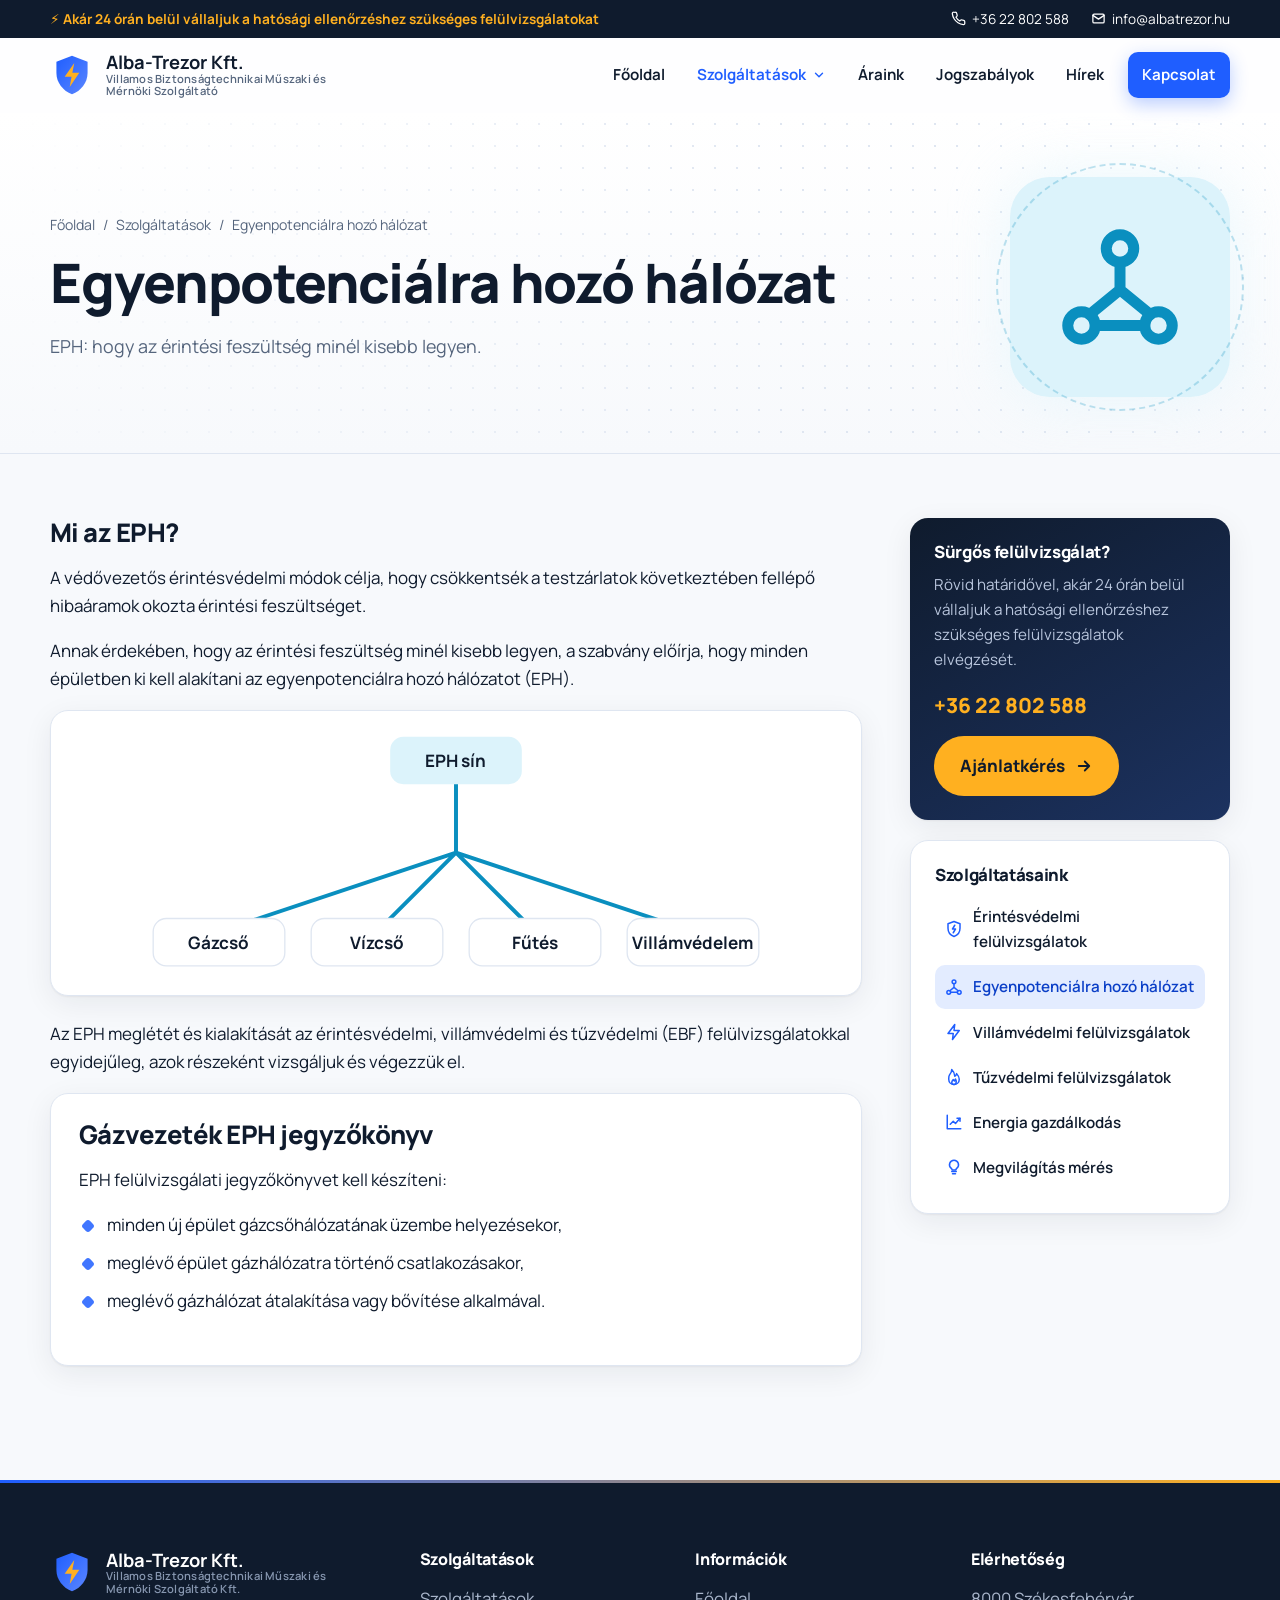
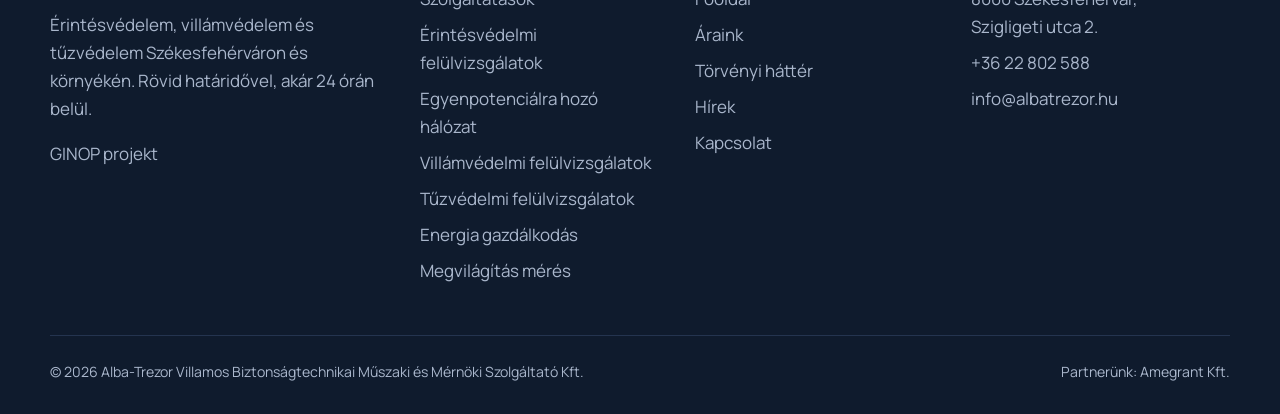
<file: egyenpotenciara_hozo_halozat.html>
<!doctype html>
<html lang="hu" class="no-js">
<head>
<meta charset="utf-8">
<meta name="viewport" content="width=device-width, initial-scale=1">
<title>Egyenpotenciálra hozó hálózat | Alba-Trezor Kft.</title>
<meta name="description" content="EPH: hogy az érintési feszültség minél kisebb legyen.">
<meta name="keywords" content="villámvédelem, érintésvédelem, tűzvédelem, EPH, megvilágítás mérés, felülvizsgálat, Székesfehérvár">
<meta name="theme-color" content="#1f5eff">
<meta property="og:title" content="Egyenpotenciálra hozó hálózat | Alba-Trezor Kft.">
<meta property="og:description" content="EPH: hogy az érintési feszültség minél kisebb legyen.">
<meta property="og:type" content="website">
<link rel="icon" href="assets/img/favicon.svg" type="image/svg+xml">
<link rel="preconnect" href="https://fonts.googleapis.com">
<link rel="preconnect" href="https://fonts.gstatic.com" crossorigin>
<link href="https://fonts.googleapis.com/css2?family=Manrope:wght@400;500;600;700;800&display=swap" rel="stylesheet">
<link rel="stylesheet" href="assets/css/style.css">
</head><body>
<a class="skip" href="#main">Ugrás a tartalomra</a>
<div class="scroll-progress" aria-hidden="true"></div>
<div class="topbar"><div class="container">
<span class="badge-24">⚡ Akár 24 órán belül vállaljuk a hatósági ellenőrzéshez szükséges felülvizsgálatokat</span>
<a href="tel:+3622802588"><svg viewBox="0 0 24 24" fill="none" stroke="currentColor" stroke-width="2" stroke-linecap="round" stroke-linejoin="round"><path d="M22 16.9v3a2 2 0 01-2.2 2 19.8 19.8 0 01-8.6-3.1 19.5 19.5 0 01-6-6A19.8 19.8 0 012.1 4.2 2 2 0 014.1 2h3a2 2 0 012 1.7c.1 1 .4 1.9.7 2.8a2 2 0 01-.5 2.1L8 9.9a16 16 0 006 6l1.3-1.3a2 2 0 012.1-.4c.9.3 1.8.6 2.8.7a2 2 0 011.7 2z"/></svg>+36 22 802 588</a>
<a href="mailto:info@albatrezor.hu"><svg viewBox="0 0 24 24" fill="none" stroke="currentColor" stroke-width="2" stroke-linecap="round" stroke-linejoin="round"><rect x="3" y="5" width="18" height="14" rx="2"/><path d="M3 7l9 6 9-6"/></svg>info@albatrezor.hu</a>
</div></div>
<header class="header">
<div class="container">
<a class="logo" href="index.html" aria-label="Alba-Trezor Kft. – Főoldal"><svg class="logo-mark" viewBox="0 0 48 48" aria-hidden="true"><defs><linearGradient id="lg" x1="0" y1="0" x2="1" y2="1"><stop offset="0" stop-color="#1f5eff"/><stop offset="1" stop-color="#5b86ff"/></linearGradient></defs><path d="M24 3l17 6.5v12.2c0 10.4-7.2 19.6-17 23.3C14.2 41.3 7 32.1 7 21.7V9.5L24 3z" fill="url(#lg)"/><path class="bolt" d="M26.5 11L16 26h7.5l-2 11L32 21.5h-7.6L26.5 11z" fill="#ffb020"/></svg><span><strong>Alba-Trezor Kft.</strong><small>Villamos Biztonságtechnikai Műszaki és Mérnöki Szolgáltató</small></span></a>
<button class="burger" type="button" aria-label="Menü" aria-expanded="false" aria-controls="nav"><span></span></button>
<nav class="nav" id="nav" aria-label="Főmenü"><ul><li><a href="index.html">Főoldal</a></li><li class="has-sub active"><button class="sub-toggle" type="button" aria-expanded="false" aria-haspopup="true">Szolgáltatások<svg class="chev" viewBox="0 0 24 24" fill="none" stroke="currentColor" stroke-width="2.4" stroke-linecap="round" stroke-linejoin="round"><path d="M6 9l6 6 6-6"/></svg></button><ul class="submenu"><li><a href="szolgaltatasok.html"><span class="ico t-blue"><svg viewBox="0 0 24 24" fill="none" stroke="currentColor" stroke-width="2" stroke-linecap="round" stroke-linejoin="round"><rect x="3" y="3" width="7" height="7" rx="2"/><rect x="14" y="3" width="7" height="7" rx="2"/><rect x="3" y="14" width="7" height="7" rx="2"/><rect x="14" y="14" width="7" height="7" rx="2"/></svg></span><span>Összes szolgáltatás</span></a></li><li><a href="erintesvedelmi_felulvizsgalatok.html"><span class="ico t-blue"><svg viewBox="0 0 24 24" fill="none" stroke="currentColor" stroke-width="2" stroke-linecap="round" stroke-linejoin="round"><path d="M12 2l8 3v6c0 5-3.4 9.4-8 11-4.6-1.6-8-6-8-11V5l8-3z"/><path d="M13 7l-3 5h4l-3 5"/></svg></span><span>Érintésvédelmi felülvizsgálatok</span></a></li><li><a href="egyenpotenciara_hozo_halozat.html" aria-current="page"><span class="ico t-cyan"><svg viewBox="0 0 24 24" fill="none" stroke="currentColor" stroke-width="2" stroke-linecap="round" stroke-linejoin="round"><circle cx="12" cy="5" r="2.5"/><circle cx="5" cy="19" r="2.5"/><circle cx="19" cy="19" r="2.5"/><path d="M12 7.5v5M12 12.5L6.5 17M12 12.5l5.5 4.5M7.5 19h9"/></svg></span><span>Egyenpotenciálra hozó hálózat</span></a></li><li><a href="villamvedelmi_felulvizsgalatok.html"><span class="ico t-amber"><svg viewBox="0 0 24 24" fill="none" stroke="currentColor" stroke-width="2" stroke-linecap="round" stroke-linejoin="round"><path d="M13 2L4 14h7l-1 8 9-12h-7l1-8z"/></svg></span><span>Villámvédelmi felülvizsgálatok</span></a></li><li><a href="tuzvedelmi_felulvizsgalatok.html"><span class="ico t-red"><svg viewBox="0 0 24 24" fill="none" stroke="currentColor" stroke-width="2" stroke-linecap="round" stroke-linejoin="round"><path d="M12 22c4 0 7-2.8 7-7 0-3.2-2-5.8-3.5-7.5-.4 1.8-1.4 3-2.5 3.5C13 7.5 11.5 4.5 9 2c.3 3-1.5 5.2-3 7.2C4.8 10.8 5 12.5 5 15c0 4.2 3 7 7 7z"/><path d="M12 22c-1.7 0-3-1.3-3-3 0-1.5 1-2.5 2-3.5.3 1 1 1.6 1.8 1.8.2-1 .7-2 1.2-2.5.6 1 1 2.2 1 3.2 0 2.2-1.3 4-3 4z"/></svg></span><span>Tűzvédelmi felülvizsgálatok</span></a></li><li><a href="tervezes.html"><span class="ico t-green"><svg viewBox="0 0 24 24" fill="none" stroke="currentColor" stroke-width="2" stroke-linecap="round" stroke-linejoin="round"><path d="M3 3v18h18"/><path d="M7 15l4-4 3 3 6-7"/><path d="M16 7h4v4"/></svg></span><span>Energia gazdálkodás</span></a></li><li><a href="megvilagitas_meres.html"><span class="ico t-violet"><svg viewBox="0 0 24 24" fill="none" stroke="currentColor" stroke-width="2" stroke-linecap="round" stroke-linejoin="round"><path d="M9 18h6M10 21h4"/><path d="M12 3a6 6 0 00-3.6 10.8c.7.6 1.1 1.4 1.1 2.2h5c0-.8.4-1.6 1.1-2.2A6 6 0 0012 3z"/></svg></span><span>Megvilágítás mérés</span></a></li></ul></li><li><a href="araink.html">Áraink</a></li><li><a href="torvenyi_hatter.html">Jogszabályok</a></li><li><a href="hirek.html">Hírek</a></li><li><a href="kapcsolat.html" class="cta">Kapcsolat</a></li></ul></nav>
</div>
</header>
<main id="main"><section class="page-hero"><div class="container">
<div><nav class="crumbs" aria-label="Morzsamenü"><a href="index.html">Főoldal</a><span>/</span><a href="szolgaltatasok.html">Szolgáltatások</a><span>/</span><span>Egyenpotenciálra hozó hálózat</span></nav>
<h1 class="reveal">Egyenpotenciálra hozó hálózat</h1>
<p class="lead reveal" style="--d:.1s">EPH: hogy az érintési feszültség minél kisebb legyen.</p></div>
<div class="page-art t-cyan reveal zoom" aria-hidden="true"><span class="ring"></span><svg viewBox="0 0 24 24" fill="none" stroke="currentColor" stroke-width="2" stroke-linecap="round" stroke-linejoin="round"><circle cx="12" cy="5" r="2.5"/><circle cx="5" cy="19" r="2.5"/><circle cx="19" cy="19" r="2.5"/><path d="M12 7.5v5M12 12.5L6.5 17M12 12.5l5.5 4.5M7.5 19h9"/></svg></div>
</div></section><div class="container content-grid"><article class="prose">
<h2 class="reveal">Mi az EPH?</h2>
<p class="reveal">A védővezetős érintésvédelmi módok célja, hogy csökkentsék a testzárlatok következtében fellépő hibaáramok okozta érintési feszültséget.</p>
<p class="reveal">Annak érdekében, hogy az érintési feszültség minél kisebb legyen, a szabvány előírja, hogy minden épületben ki kell alakítani az egyenpotenciálra hozó hálózatot (EPH).</p>
<div class="box reveal zoom" aria-hidden="true" style="padding:10px"><svg viewBox="0 0 600 200" style="width:100%;height:auto">
<g fill="none" stroke="#0a8fbf" stroke-width="3" stroke-linecap="round">
<path class="draw" d="M300 40V100M300 100L120 160M300 100L240 160M300 100L360 160M300 100L480 160"/>
</g>
<g font-family="Manrope, sans-serif" font-size="13" font-weight="700" text-anchor="middle" fill="#0f1b2d">
<g class="bob"><rect x="250" y="12" width="100" height="36" rx="10" fill="#dcf3fb"/><text x="300" y="35">EPH sín</text></g>
<g class="bob d1"><rect x="70" y="150" width="100" height="36" rx="10" fill="#fff" stroke="#dfe6f1"/><text x="120" y="173">Gázcső</text></g>
<g class="bob d2"><rect x="190" y="150" width="100" height="36" rx="10" fill="#fff" stroke="#dfe6f1"/><text x="240" y="173">Vízcső</text></g>
<g class="bob"><rect x="310" y="150" width="100" height="36" rx="10" fill="#fff" stroke="#dfe6f1"/><text x="360" y="173">Fűtés</text></g>
<g class="bob d1"><rect x="430" y="150" width="100" height="36" rx="10" fill="#fff" stroke="#dfe6f1"/><text x="480" y="173">Villámvédelem</text></g>
</g></svg></div>
<p class="reveal">Az EPH meglétét és kialakítását az érintésvédelmi, villámvédelmi és tűzvédelmi (EBF) felülvizsgálatokkal egyidejűleg, azok részeként vizsgáljuk és végezzük el.</p>
<div class="box reveal">
<h2>Gázvezeték EPH jegyzőkönyv</h2>
<p>EPH felülvizsgálati jegyzőkönyvet kell készíteni:</p>
<ul>
<li>minden új épület gázcsőhálózatának üzembe helyezésekor,</li>
<li>meglévő épület gázhálózatra történő csatlakozásakor,</li>
<li>meglévő gázhálózat átalakítása vagy bővítése alkalmával.</li>
</ul>
</div>
</article><aside class="sidebar">
<div class="side-card side-cta reveal from-right">
<h3>Sürgős felülvizsgálat?</h3>
<p>Rövid határidővel, akár 24 órán belül vállaljuk a hatósági ellenőrzéshez szükséges felülvizsgálatok elvégzését.</p>
<a class="tel" href="tel:+3622802588">+36 22 802 588</a>
<a class="btn btn-spark" href="kapcsolat.html">Ajánlatkérés <svg viewBox="0 0 24 24" fill="none" stroke="currentColor" stroke-width="2.4" stroke-linecap="round" stroke-linejoin="round"><path d="M5 12h14M13 6l6 6-6 6"/></svg></a>
</div>
<div class="side-card reveal from-right" style="--d:.1s">
<h3>Szolgáltatásaink</h3>
<ul><li><a href="erintesvedelmi_felulvizsgalatok.html"><svg viewBox="0 0 24 24" fill="none" stroke="currentColor" stroke-width="2" stroke-linecap="round" stroke-linejoin="round"><path d="M12 2l8 3v6c0 5-3.4 9.4-8 11-4.6-1.6-8-6-8-11V5l8-3z"/><path d="M13 7l-3 5h4l-3 5"/></svg>Érintésvédelmi felülvizsgálatok</a></li><li><a href="egyenpotenciara_hozo_halozat.html" aria-current="page"><svg viewBox="0 0 24 24" fill="none" stroke="currentColor" stroke-width="2" stroke-linecap="round" stroke-linejoin="round"><circle cx="12" cy="5" r="2.5"/><circle cx="5" cy="19" r="2.5"/><circle cx="19" cy="19" r="2.5"/><path d="M12 7.5v5M12 12.5L6.5 17M12 12.5l5.5 4.5M7.5 19h9"/></svg>Egyenpotenciálra hozó hálózat</a></li><li><a href="villamvedelmi_felulvizsgalatok.html"><svg viewBox="0 0 24 24" fill="none" stroke="currentColor" stroke-width="2" stroke-linecap="round" stroke-linejoin="round"><path d="M13 2L4 14h7l-1 8 9-12h-7l1-8z"/></svg>Villámvédelmi felülvizsgálatok</a></li><li><a href="tuzvedelmi_felulvizsgalatok.html"><svg viewBox="0 0 24 24" fill="none" stroke="currentColor" stroke-width="2" stroke-linecap="round" stroke-linejoin="round"><path d="M12 22c4 0 7-2.8 7-7 0-3.2-2-5.8-3.5-7.5-.4 1.8-1.4 3-2.5 3.5C13 7.5 11.5 4.5 9 2c.3 3-1.5 5.2-3 7.2C4.8 10.8 5 12.5 5 15c0 4.2 3 7 7 7z"/><path d="M12 22c-1.7 0-3-1.3-3-3 0-1.5 1-2.5 2-3.5.3 1 1 1.6 1.8 1.8.2-1 .7-2 1.2-2.5.6 1 1 2.2 1 3.2 0 2.2-1.3 4-3 4z"/></svg>Tűzvédelmi felülvizsgálatok</a></li><li><a href="tervezes.html"><svg viewBox="0 0 24 24" fill="none" stroke="currentColor" stroke-width="2" stroke-linecap="round" stroke-linejoin="round"><path d="M3 3v18h18"/><path d="M7 15l4-4 3 3 6-7"/><path d="M16 7h4v4"/></svg>Energia gazdálkodás</a></li><li><a href="megvilagitas_meres.html"><svg viewBox="0 0 24 24" fill="none" stroke="currentColor" stroke-width="2" stroke-linecap="round" stroke-linejoin="round"><path d="M9 18h6M10 21h4"/><path d="M12 3a6 6 0 00-3.6 10.8c.7.6 1.1 1.4 1.1 2.2h5c0-.8.4-1.6 1.1-2.2A6 6 0 0012 3z"/></svg>Megvilágítás mérés</a></li></ul>
</div>
</aside></div></main>
<footer class="footer">
<div class="container">
<div class="footer-grid">
<div>
<a class="logo" href="index.html"><svg class="logo-mark" viewBox="0 0 48 48" aria-hidden="true"><defs><linearGradient id="lg" x1="0" y1="0" x2="1" y2="1"><stop offset="0" stop-color="#1f5eff"/><stop offset="1" stop-color="#5b86ff"/></linearGradient></defs><path d="M24 3l17 6.5v12.2c0 10.4-7.2 19.6-17 23.3C14.2 41.3 7 32.1 7 21.7V9.5L24 3z" fill="url(#lg)"/><path class="bolt" d="M26.5 11L16 26h7.5l-2 11L32 21.5h-7.6L26.5 11z" fill="#ffb020"/></svg><span><strong>Alba-Trezor Kft.</strong><small>Villamos Biztonságtechnikai Műszaki és Mérnöki Szolgáltató Kft.</small></span></a>
<p>Érintésvédelem, villámvédelem és tűzvédelem Székesfehérváron és környékén. Rövid határidővel, akár 24 órán belül.</p>
<a class="ginop-link" href="ginop.html">GINOP projekt</a>
</div>
<div><h4>Szolgáltatások</h4><ul><li><a href="szolgaltatasok.html">Szolgáltatások</a></li><li><a href="erintesvedelmi_felulvizsgalatok.html">Érintésvédelmi felülvizsgálatok</a></li><li><a href="egyenpotenciara_hozo_halozat.html">Egyenpotenciálra hozó hálózat</a></li><li><a href="villamvedelmi_felulvizsgalatok.html">Villámvédelmi felülvizsgálatok</a></li><li><a href="tuzvedelmi_felulvizsgalatok.html">Tűzvédelmi felülvizsgálatok</a></li><li><a href="tervezes.html">Energia gazdálkodás</a></li><li><a href="megvilagitas_meres.html">Megvilágítás mérés</a></li></ul></div>
<div><h4>Információk</h4><ul>
<li><a href="index.html">Főoldal</a></li>
<li><a href="araink.html">Áraink</a></li>
<li><a href="torvenyi_hatter.html">Törvényi háttér</a></li>
<li><a href="hirek.html">Hírek</a></li>
<li><a href="kapcsolat.html">Kapcsolat</a></li>
</ul></div>
<div><h4>Elérhetőség</h4><ul>
<li>8000 Székesfehérvár,<br>Szigligeti utca 2.</li>
<li><a href="tel:+3622802588">+36 22 802 588</a></li>
<li><a href="mailto:info@albatrezor.hu">info@albatrezor.hu</a></li>
</ul></div>
</div>
<div class="footer-bottom">
<span>© <span data-year>2026</span> Alba-Trezor Villamos Biztonságtechnikai Műszaki és Mérnöki Szolgáltató Kft.</span>
<span>Partnerünk: <a href="http://www.amegrant.hu/" target="_blank" rel="noopener">Amegrant Kft.</a></span>
</div>
</div>
</footer>
<button class="to-top" type="button" aria-label="Vissza az oldal tetejére"><svg viewBox="0 0 24 24" fill="none" stroke="currentColor" stroke-width="2.4" stroke-linecap="round" stroke-linejoin="round"><path d="M12 19V5M6 11l6-6 6 6"/></svg></button>
<script src="assets/js/main.js" defer></script>
</body>
</html>
</file>
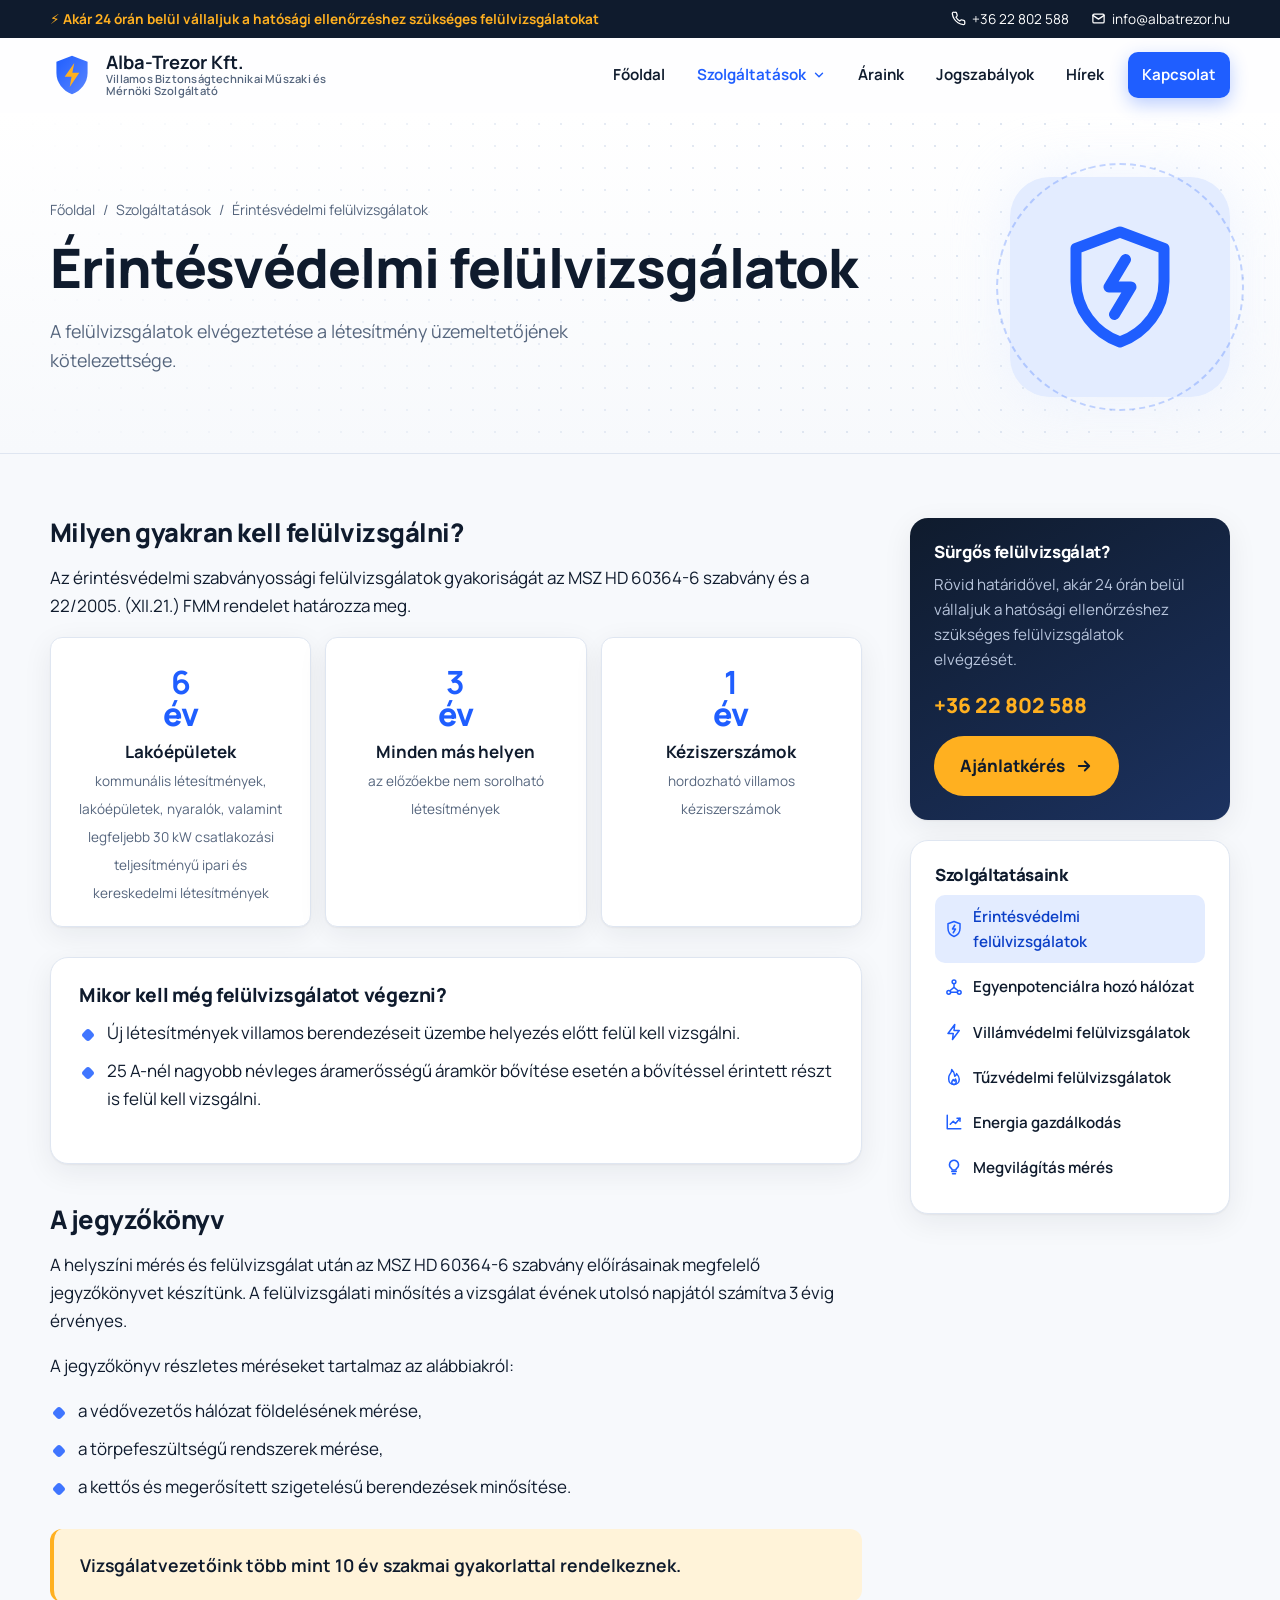
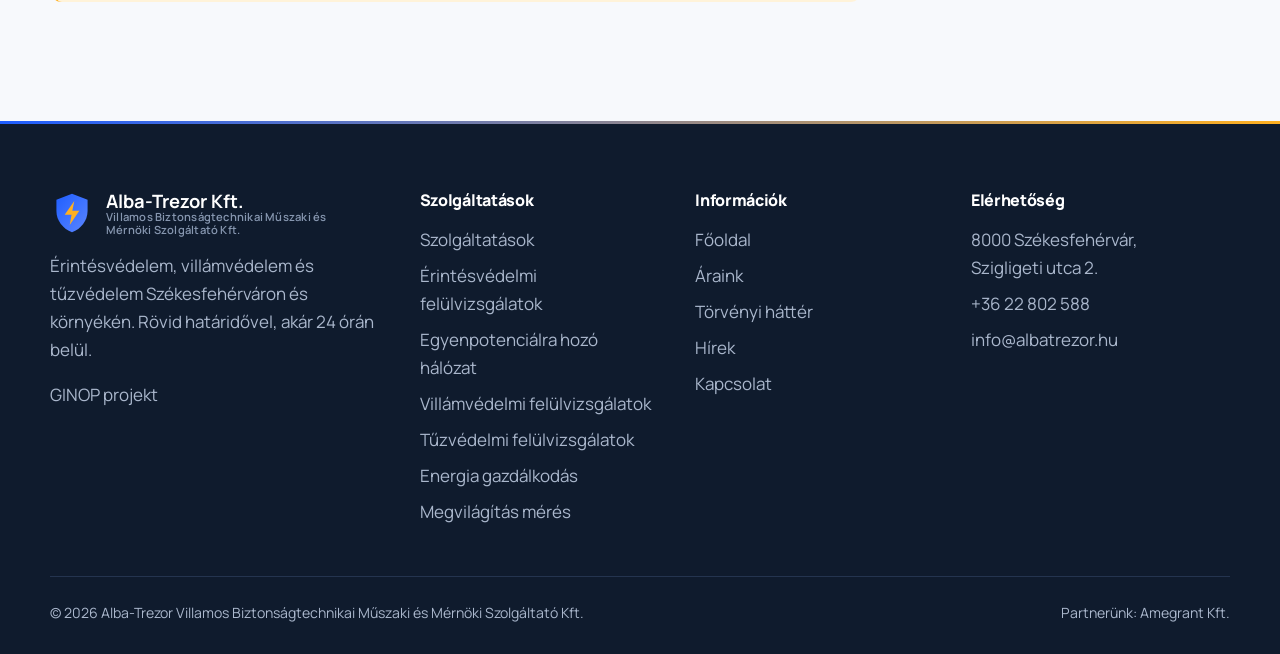
<file: erintesvedelmi_felulvizsgalatok.html>
<!doctype html>
<html lang="hu" class="no-js">
<head>
<meta charset="utf-8">
<meta name="viewport" content="width=device-width, initial-scale=1">
<title>Érintésvédelmi felülvizsgálatok | Alba-Trezor Kft.</title>
<meta name="description" content="A felülvizsgálatok elvégeztetése a létesítmény üzemeltetőjének kötelezettsége.">
<meta name="keywords" content="villámvédelem, érintésvédelem, tűzvédelem, EPH, megvilágítás mérés, felülvizsgálat, Székesfehérvár">
<meta name="theme-color" content="#1f5eff">
<meta property="og:title" content="Érintésvédelmi felülvizsgálatok | Alba-Trezor Kft.">
<meta property="og:description" content="A felülvizsgálatok elvégeztetése a létesítmény üzemeltetőjének kötelezettsége.">
<meta property="og:type" content="website">
<link rel="icon" href="assets/img/favicon.svg" type="image/svg+xml">
<link rel="preconnect" href="https://fonts.googleapis.com">
<link rel="preconnect" href="https://fonts.gstatic.com" crossorigin>
<link href="https://fonts.googleapis.com/css2?family=Manrope:wght@400;500;600;700;800&display=swap" rel="stylesheet">
<link rel="stylesheet" href="assets/css/style.css">
</head><body>
<a class="skip" href="#main">Ugrás a tartalomra</a>
<div class="scroll-progress" aria-hidden="true"></div>
<div class="topbar"><div class="container">
<span class="badge-24">⚡ Akár 24 órán belül vállaljuk a hatósági ellenőrzéshez szükséges felülvizsgálatokat</span>
<a href="tel:+3622802588"><svg viewBox="0 0 24 24" fill="none" stroke="currentColor" stroke-width="2" stroke-linecap="round" stroke-linejoin="round"><path d="M22 16.9v3a2 2 0 01-2.2 2 19.8 19.8 0 01-8.6-3.1 19.5 19.5 0 01-6-6A19.8 19.8 0 012.1 4.2 2 2 0 014.1 2h3a2 2 0 012 1.7c.1 1 .4 1.9.7 2.8a2 2 0 01-.5 2.1L8 9.9a16 16 0 006 6l1.3-1.3a2 2 0 012.1-.4c.9.3 1.8.6 2.8.7a2 2 0 011.7 2z"/></svg>+36 22 802 588</a>
<a href="mailto:info@albatrezor.hu"><svg viewBox="0 0 24 24" fill="none" stroke="currentColor" stroke-width="2" stroke-linecap="round" stroke-linejoin="round"><rect x="3" y="5" width="18" height="14" rx="2"/><path d="M3 7l9 6 9-6"/></svg>info@albatrezor.hu</a>
</div></div>
<header class="header">
<div class="container">
<a class="logo" href="index.html" aria-label="Alba-Trezor Kft. – Főoldal"><svg class="logo-mark" viewBox="0 0 48 48" aria-hidden="true"><defs><linearGradient id="lg" x1="0" y1="0" x2="1" y2="1"><stop offset="0" stop-color="#1f5eff"/><stop offset="1" stop-color="#5b86ff"/></linearGradient></defs><path d="M24 3l17 6.5v12.2c0 10.4-7.2 19.6-17 23.3C14.2 41.3 7 32.1 7 21.7V9.5L24 3z" fill="url(#lg)"/><path class="bolt" d="M26.5 11L16 26h7.5l-2 11L32 21.5h-7.6L26.5 11z" fill="#ffb020"/></svg><span><strong>Alba-Trezor Kft.</strong><small>Villamos Biztonságtechnikai Műszaki és Mérnöki Szolgáltató</small></span></a>
<button class="burger" type="button" aria-label="Menü" aria-expanded="false" aria-controls="nav"><span></span></button>
<nav class="nav" id="nav" aria-label="Főmenü"><ul><li><a href="index.html">Főoldal</a></li><li class="has-sub active"><button class="sub-toggle" type="button" aria-expanded="false" aria-haspopup="true">Szolgáltatások<svg class="chev" viewBox="0 0 24 24" fill="none" stroke="currentColor" stroke-width="2.4" stroke-linecap="round" stroke-linejoin="round"><path d="M6 9l6 6 6-6"/></svg></button><ul class="submenu"><li><a href="szolgaltatasok.html"><span class="ico t-blue"><svg viewBox="0 0 24 24" fill="none" stroke="currentColor" stroke-width="2" stroke-linecap="round" stroke-linejoin="round"><rect x="3" y="3" width="7" height="7" rx="2"/><rect x="14" y="3" width="7" height="7" rx="2"/><rect x="3" y="14" width="7" height="7" rx="2"/><rect x="14" y="14" width="7" height="7" rx="2"/></svg></span><span>Összes szolgáltatás</span></a></li><li><a href="erintesvedelmi_felulvizsgalatok.html" aria-current="page"><span class="ico t-blue"><svg viewBox="0 0 24 24" fill="none" stroke="currentColor" stroke-width="2" stroke-linecap="round" stroke-linejoin="round"><path d="M12 2l8 3v6c0 5-3.4 9.4-8 11-4.6-1.6-8-6-8-11V5l8-3z"/><path d="M13 7l-3 5h4l-3 5"/></svg></span><span>Érintésvédelmi felülvizsgálatok</span></a></li><li><a href="egyenpotenciara_hozo_halozat.html"><span class="ico t-cyan"><svg viewBox="0 0 24 24" fill="none" stroke="currentColor" stroke-width="2" stroke-linecap="round" stroke-linejoin="round"><circle cx="12" cy="5" r="2.5"/><circle cx="5" cy="19" r="2.5"/><circle cx="19" cy="19" r="2.5"/><path d="M12 7.5v5M12 12.5L6.5 17M12 12.5l5.5 4.5M7.5 19h9"/></svg></span><span>Egyenpotenciálra hozó hálózat</span></a></li><li><a href="villamvedelmi_felulvizsgalatok.html"><span class="ico t-amber"><svg viewBox="0 0 24 24" fill="none" stroke="currentColor" stroke-width="2" stroke-linecap="round" stroke-linejoin="round"><path d="M13 2L4 14h7l-1 8 9-12h-7l1-8z"/></svg></span><span>Villámvédelmi felülvizsgálatok</span></a></li><li><a href="tuzvedelmi_felulvizsgalatok.html"><span class="ico t-red"><svg viewBox="0 0 24 24" fill="none" stroke="currentColor" stroke-width="2" stroke-linecap="round" stroke-linejoin="round"><path d="M12 22c4 0 7-2.8 7-7 0-3.2-2-5.8-3.5-7.5-.4 1.8-1.4 3-2.5 3.5C13 7.5 11.5 4.5 9 2c.3 3-1.5 5.2-3 7.2C4.8 10.8 5 12.5 5 15c0 4.2 3 7 7 7z"/><path d="M12 22c-1.7 0-3-1.3-3-3 0-1.5 1-2.5 2-3.5.3 1 1 1.6 1.8 1.8.2-1 .7-2 1.2-2.5.6 1 1 2.2 1 3.2 0 2.2-1.3 4-3 4z"/></svg></span><span>Tűzvédelmi felülvizsgálatok</span></a></li><li><a href="tervezes.html"><span class="ico t-green"><svg viewBox="0 0 24 24" fill="none" stroke="currentColor" stroke-width="2" stroke-linecap="round" stroke-linejoin="round"><path d="M3 3v18h18"/><path d="M7 15l4-4 3 3 6-7"/><path d="M16 7h4v4"/></svg></span><span>Energia gazdálkodás</span></a></li><li><a href="megvilagitas_meres.html"><span class="ico t-violet"><svg viewBox="0 0 24 24" fill="none" stroke="currentColor" stroke-width="2" stroke-linecap="round" stroke-linejoin="round"><path d="M9 18h6M10 21h4"/><path d="M12 3a6 6 0 00-3.6 10.8c.7.6 1.1 1.4 1.1 2.2h5c0-.8.4-1.6 1.1-2.2A6 6 0 0012 3z"/></svg></span><span>Megvilágítás mérés</span></a></li></ul></li><li><a href="araink.html">Áraink</a></li><li><a href="torvenyi_hatter.html">Jogszabályok</a></li><li><a href="hirek.html">Hírek</a></li><li><a href="kapcsolat.html" class="cta">Kapcsolat</a></li></ul></nav>
</div>
</header>
<main id="main"><section class="page-hero"><div class="container">
<div><nav class="crumbs" aria-label="Morzsamenü"><a href="index.html">Főoldal</a><span>/</span><a href="szolgaltatasok.html">Szolgáltatások</a><span>/</span><span>Érintésvédelmi felülvizsgálatok</span></nav>
<h1 class="reveal">Érintésvédelmi felülvizsgálatok</h1>
<p class="lead reveal" style="--d:.1s">A felülvizsgálatok elvégeztetése a létesítmény üzemeltetőjének kötelezettsége.</p></div>
<div class="page-art t-blue reveal zoom" aria-hidden="true"><span class="ring"></span><svg viewBox="0 0 24 24" fill="none" stroke="currentColor" stroke-width="2" stroke-linecap="round" stroke-linejoin="round"><path d="M12 2l8 3v6c0 5-3.4 9.4-8 11-4.6-1.6-8-6-8-11V5l8-3z"/><path d="M13 7l-3 5h4l-3 5"/></svg></div>
</div></section><div class="container content-grid"><article class="prose">
<h2 class="reveal">Milyen gyakran kell felülvizsgálni?</h2>
<p class="reveal">Az érintésvédelmi szabványossági felülvizsgálatok gyakoriságát az MSZ HD 60364-6 szabvány és a 22/2005. (XII.21.) FMM rendelet határozza meg.</p>
<div class="freq">
<div class="reveal"><strong><span data-count="6">6</span> év</strong><span>Lakóépületek</span><small>kommunális létesítmények, lakóépületek, nyaralók, valamint legfeljebb 30 kW csatlakozási teljesítményű ipari és kereskedelmi létesítmények</small></div>
<div class="reveal" style="--d:.1s"><strong><span data-count="3">3</span> év</strong><span>Minden más helyen</span><small>az előzőekbe nem sorolható létesítmények</small></div>
<div class="reveal" style="--d:.2s"><strong><span data-count="1">1</span> év</strong><span>Kéziszerszámok</span><small>hordozható villamos kéziszerszámok</small></div>
</div>
<div class="box reveal">
<h3>Mikor kell még felülvizsgálatot végezni?</h3>
<ul>
<li>Új létesítmények villamos berendezéseit üzembe helyezés előtt felül kell vizsgálni.</li>
<li>25 A-nél nagyobb névleges áramerősségű áramkör bővítése esetén a bővítéssel érintett részt is felül kell vizsgálni.</li>
</ul>
</div>
<h2 class="reveal">A jegyzőkönyv</h2>
<p class="reveal">A helyszíni mérés és felülvizsgálat után az MSZ HD 60364-6 szabvány előírásainak megfelelő jegyzőkönyvet készítünk. A felülvizsgálati minősítés a vizsgálat évének utolsó napjától számítva 3 évig érvényes.</p>
<p class="reveal">A jegyzőkönyv részletes méréseket tartalmaz az alábbiakról:</p>
<ul class="reveal">
<li>a védővezetős hálózat földelésének mérése,</li>
<li>a törpefeszültségű rendszerek mérése,</li>
<li>a kettős és megerősített szigetelésű berendezések minősítése.</li>
</ul>
<blockquote class="reveal">Vizsgálatvezetőink több mint 10 év szakmai gyakorlattal rendelkeznek.</blockquote>
</article><aside class="sidebar">
<div class="side-card side-cta reveal from-right">
<h3>Sürgős felülvizsgálat?</h3>
<p>Rövid határidővel, akár 24 órán belül vállaljuk a hatósági ellenőrzéshez szükséges felülvizsgálatok elvégzését.</p>
<a class="tel" href="tel:+3622802588">+36 22 802 588</a>
<a class="btn btn-spark" href="kapcsolat.html">Ajánlatkérés <svg viewBox="0 0 24 24" fill="none" stroke="currentColor" stroke-width="2.4" stroke-linecap="round" stroke-linejoin="round"><path d="M5 12h14M13 6l6 6-6 6"/></svg></a>
</div>
<div class="side-card reveal from-right" style="--d:.1s">
<h3>Szolgáltatásaink</h3>
<ul><li><a href="erintesvedelmi_felulvizsgalatok.html" aria-current="page"><svg viewBox="0 0 24 24" fill="none" stroke="currentColor" stroke-width="2" stroke-linecap="round" stroke-linejoin="round"><path d="M12 2l8 3v6c0 5-3.4 9.4-8 11-4.6-1.6-8-6-8-11V5l8-3z"/><path d="M13 7l-3 5h4l-3 5"/></svg>Érintésvédelmi felülvizsgálatok</a></li><li><a href="egyenpotenciara_hozo_halozat.html"><svg viewBox="0 0 24 24" fill="none" stroke="currentColor" stroke-width="2" stroke-linecap="round" stroke-linejoin="round"><circle cx="12" cy="5" r="2.5"/><circle cx="5" cy="19" r="2.5"/><circle cx="19" cy="19" r="2.5"/><path d="M12 7.5v5M12 12.5L6.5 17M12 12.5l5.5 4.5M7.5 19h9"/></svg>Egyenpotenciálra hozó hálózat</a></li><li><a href="villamvedelmi_felulvizsgalatok.html"><svg viewBox="0 0 24 24" fill="none" stroke="currentColor" stroke-width="2" stroke-linecap="round" stroke-linejoin="round"><path d="M13 2L4 14h7l-1 8 9-12h-7l1-8z"/></svg>Villámvédelmi felülvizsgálatok</a></li><li><a href="tuzvedelmi_felulvizsgalatok.html"><svg viewBox="0 0 24 24" fill="none" stroke="currentColor" stroke-width="2" stroke-linecap="round" stroke-linejoin="round"><path d="M12 22c4 0 7-2.8 7-7 0-3.2-2-5.8-3.5-7.5-.4 1.8-1.4 3-2.5 3.5C13 7.5 11.5 4.5 9 2c.3 3-1.5 5.2-3 7.2C4.8 10.8 5 12.5 5 15c0 4.2 3 7 7 7z"/><path d="M12 22c-1.7 0-3-1.3-3-3 0-1.5 1-2.5 2-3.5.3 1 1 1.6 1.8 1.8.2-1 .7-2 1.2-2.5.6 1 1 2.2 1 3.2 0 2.2-1.3 4-3 4z"/></svg>Tűzvédelmi felülvizsgálatok</a></li><li><a href="tervezes.html"><svg viewBox="0 0 24 24" fill="none" stroke="currentColor" stroke-width="2" stroke-linecap="round" stroke-linejoin="round"><path d="M3 3v18h18"/><path d="M7 15l4-4 3 3 6-7"/><path d="M16 7h4v4"/></svg>Energia gazdálkodás</a></li><li><a href="megvilagitas_meres.html"><svg viewBox="0 0 24 24" fill="none" stroke="currentColor" stroke-width="2" stroke-linecap="round" stroke-linejoin="round"><path d="M9 18h6M10 21h4"/><path d="M12 3a6 6 0 00-3.6 10.8c.7.6 1.1 1.4 1.1 2.2h5c0-.8.4-1.6 1.1-2.2A6 6 0 0012 3z"/></svg>Megvilágítás mérés</a></li></ul>
</div>
</aside></div></main>
<footer class="footer">
<div class="container">
<div class="footer-grid">
<div>
<a class="logo" href="index.html"><svg class="logo-mark" viewBox="0 0 48 48" aria-hidden="true"><defs><linearGradient id="lg" x1="0" y1="0" x2="1" y2="1"><stop offset="0" stop-color="#1f5eff"/><stop offset="1" stop-color="#5b86ff"/></linearGradient></defs><path d="M24 3l17 6.5v12.2c0 10.4-7.2 19.6-17 23.3C14.2 41.3 7 32.1 7 21.7V9.5L24 3z" fill="url(#lg)"/><path class="bolt" d="M26.5 11L16 26h7.5l-2 11L32 21.5h-7.6L26.5 11z" fill="#ffb020"/></svg><span><strong>Alba-Trezor Kft.</strong><small>Villamos Biztonságtechnikai Műszaki és Mérnöki Szolgáltató Kft.</small></span></a>
<p>Érintésvédelem, villámvédelem és tűzvédelem Székesfehérváron és környékén. Rövid határidővel, akár 24 órán belül.</p>
<a class="ginop-link" href="ginop.html">GINOP projekt</a>
</div>
<div><h4>Szolgáltatások</h4><ul><li><a href="szolgaltatasok.html">Szolgáltatások</a></li><li><a href="erintesvedelmi_felulvizsgalatok.html">Érintésvédelmi felülvizsgálatok</a></li><li><a href="egyenpotenciara_hozo_halozat.html">Egyenpotenciálra hozó hálózat</a></li><li><a href="villamvedelmi_felulvizsgalatok.html">Villámvédelmi felülvizsgálatok</a></li><li><a href="tuzvedelmi_felulvizsgalatok.html">Tűzvédelmi felülvizsgálatok</a></li><li><a href="tervezes.html">Energia gazdálkodás</a></li><li><a href="megvilagitas_meres.html">Megvilágítás mérés</a></li></ul></div>
<div><h4>Információk</h4><ul>
<li><a href="index.html">Főoldal</a></li>
<li><a href="araink.html">Áraink</a></li>
<li><a href="torvenyi_hatter.html">Törvényi háttér</a></li>
<li><a href="hirek.html">Hírek</a></li>
<li><a href="kapcsolat.html">Kapcsolat</a></li>
</ul></div>
<div><h4>Elérhetőség</h4><ul>
<li>8000 Székesfehérvár,<br>Szigligeti utca 2.</li>
<li><a href="tel:+3622802588">+36 22 802 588</a></li>
<li><a href="mailto:info@albatrezor.hu">info@albatrezor.hu</a></li>
</ul></div>
</div>
<div class="footer-bottom">
<span>© <span data-year>2026</span> Alba-Trezor Villamos Biztonságtechnikai Műszaki és Mérnöki Szolgáltató Kft.</span>
<span>Partnerünk: <a href="http://www.amegrant.hu/" target="_blank" rel="noopener">Amegrant Kft.</a></span>
</div>
</div>
</footer>
<button class="to-top" type="button" aria-label="Vissza az oldal tetejére"><svg viewBox="0 0 24 24" fill="none" stroke="currentColor" stroke-width="2.4" stroke-linecap="round" stroke-linejoin="round"><path d="M12 19V5M6 11l6-6 6 6"/></svg></button>
<script src="assets/js/main.js" defer></script>
</body>
</html>
</file>
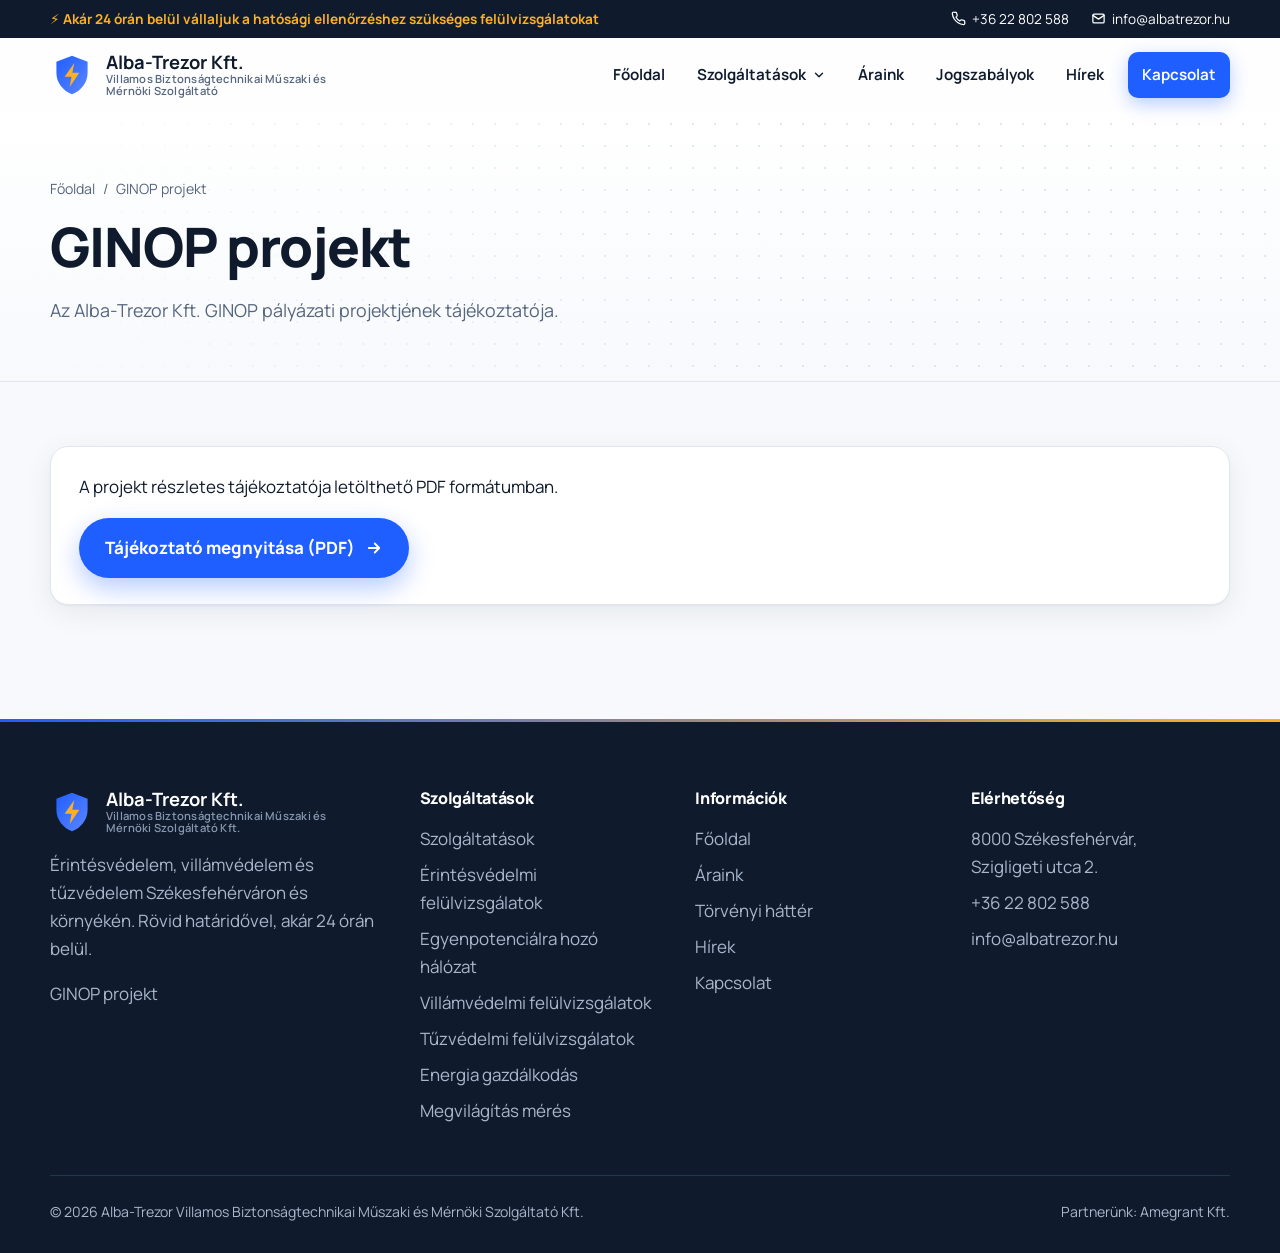
<file: ginop.html>
<!doctype html>
<html lang="hu" class="no-js">
<head>
<meta charset="utf-8">
<meta name="viewport" content="width=device-width, initial-scale=1">
<title>GINOP projekt | Alba-Trezor Kft.</title>
<meta name="description" content="Az Alba-Trezor Kft. GINOP pályázati projektjének tájékoztatója.">
<meta name="keywords" content="villámvédelem, érintésvédelem, tűzvédelem, EPH, megvilágítás mérés, felülvizsgálat, Székesfehérvár">
<meta name="theme-color" content="#1f5eff">
<meta property="og:title" content="GINOP projekt | Alba-Trezor Kft.">
<meta property="og:description" content="Az Alba-Trezor Kft. GINOP pályázati projektjének tájékoztatója.">
<meta property="og:type" content="website">
<link rel="icon" href="assets/img/favicon.svg" type="image/svg+xml">
<link rel="preconnect" href="https://fonts.googleapis.com">
<link rel="preconnect" href="https://fonts.gstatic.com" crossorigin>
<link href="https://fonts.googleapis.com/css2?family=Manrope:wght@400;500;600;700;800&display=swap" rel="stylesheet">
<link rel="stylesheet" href="assets/css/style.css">
</head><body>
<a class="skip" href="#main">Ugrás a tartalomra</a>
<div class="scroll-progress" aria-hidden="true"></div>
<div class="topbar"><div class="container">
<span class="badge-24">⚡ Akár 24 órán belül vállaljuk a hatósági ellenőrzéshez szükséges felülvizsgálatokat</span>
<a href="tel:+3622802588"><svg viewBox="0 0 24 24" fill="none" stroke="currentColor" stroke-width="2" stroke-linecap="round" stroke-linejoin="round"><path d="M22 16.9v3a2 2 0 01-2.2 2 19.8 19.8 0 01-8.6-3.1 19.5 19.5 0 01-6-6A19.8 19.8 0 012.1 4.2 2 2 0 014.1 2h3a2 2 0 012 1.7c.1 1 .4 1.9.7 2.8a2 2 0 01-.5 2.1L8 9.9a16 16 0 006 6l1.3-1.3a2 2 0 012.1-.4c.9.3 1.8.6 2.8.7a2 2 0 011.7 2z"/></svg>+36 22 802 588</a>
<a href="mailto:info@albatrezor.hu"><svg viewBox="0 0 24 24" fill="none" stroke="currentColor" stroke-width="2" stroke-linecap="round" stroke-linejoin="round"><rect x="3" y="5" width="18" height="14" rx="2"/><path d="M3 7l9 6 9-6"/></svg>info@albatrezor.hu</a>
</div></div>
<header class="header">
<div class="container">
<a class="logo" href="index.html" aria-label="Alba-Trezor Kft. – Főoldal"><svg class="logo-mark" viewBox="0 0 48 48" aria-hidden="true"><defs><linearGradient id="lg" x1="0" y1="0" x2="1" y2="1"><stop offset="0" stop-color="#1f5eff"/><stop offset="1" stop-color="#5b86ff"/></linearGradient></defs><path d="M24 3l17 6.5v12.2c0 10.4-7.2 19.6-17 23.3C14.2 41.3 7 32.1 7 21.7V9.5L24 3z" fill="url(#lg)"/><path class="bolt" d="M26.5 11L16 26h7.5l-2 11L32 21.5h-7.6L26.5 11z" fill="#ffb020"/></svg><span><strong>Alba-Trezor Kft.</strong><small>Villamos Biztonságtechnikai Műszaki és Mérnöki Szolgáltató</small></span></a>
<button class="burger" type="button" aria-label="Menü" aria-expanded="false" aria-controls="nav"><span></span></button>
<nav class="nav" id="nav" aria-label="Főmenü"><ul><li><a href="index.html">Főoldal</a></li><li class="has-sub"><button class="sub-toggle" type="button" aria-expanded="false" aria-haspopup="true">Szolgáltatások<svg class="chev" viewBox="0 0 24 24" fill="none" stroke="currentColor" stroke-width="2.4" stroke-linecap="round" stroke-linejoin="round"><path d="M6 9l6 6 6-6"/></svg></button><ul class="submenu"><li><a href="szolgaltatasok.html"><span class="ico t-blue"><svg viewBox="0 0 24 24" fill="none" stroke="currentColor" stroke-width="2" stroke-linecap="round" stroke-linejoin="round"><rect x="3" y="3" width="7" height="7" rx="2"/><rect x="14" y="3" width="7" height="7" rx="2"/><rect x="3" y="14" width="7" height="7" rx="2"/><rect x="14" y="14" width="7" height="7" rx="2"/></svg></span><span>Összes szolgáltatás</span></a></li><li><a href="erintesvedelmi_felulvizsgalatok.html"><span class="ico t-blue"><svg viewBox="0 0 24 24" fill="none" stroke="currentColor" stroke-width="2" stroke-linecap="round" stroke-linejoin="round"><path d="M12 2l8 3v6c0 5-3.4 9.4-8 11-4.6-1.6-8-6-8-11V5l8-3z"/><path d="M13 7l-3 5h4l-3 5"/></svg></span><span>Érintésvédelmi felülvizsgálatok</span></a></li><li><a href="egyenpotenciara_hozo_halozat.html"><span class="ico t-cyan"><svg viewBox="0 0 24 24" fill="none" stroke="currentColor" stroke-width="2" stroke-linecap="round" stroke-linejoin="round"><circle cx="12" cy="5" r="2.5"/><circle cx="5" cy="19" r="2.5"/><circle cx="19" cy="19" r="2.5"/><path d="M12 7.5v5M12 12.5L6.5 17M12 12.5l5.5 4.5M7.5 19h9"/></svg></span><span>Egyenpotenciálra hozó hálózat</span></a></li><li><a href="villamvedelmi_felulvizsgalatok.html"><span class="ico t-amber"><svg viewBox="0 0 24 24" fill="none" stroke="currentColor" stroke-width="2" stroke-linecap="round" stroke-linejoin="round"><path d="M13 2L4 14h7l-1 8 9-12h-7l1-8z"/></svg></span><span>Villámvédelmi felülvizsgálatok</span></a></li><li><a href="tuzvedelmi_felulvizsgalatok.html"><span class="ico t-red"><svg viewBox="0 0 24 24" fill="none" stroke="currentColor" stroke-width="2" stroke-linecap="round" stroke-linejoin="round"><path d="M12 22c4 0 7-2.8 7-7 0-3.2-2-5.8-3.5-7.5-.4 1.8-1.4 3-2.5 3.5C13 7.5 11.5 4.5 9 2c.3 3-1.5 5.2-3 7.2C4.8 10.8 5 12.5 5 15c0 4.2 3 7 7 7z"/><path d="M12 22c-1.7 0-3-1.3-3-3 0-1.5 1-2.5 2-3.5.3 1 1 1.6 1.8 1.8.2-1 .7-2 1.2-2.5.6 1 1 2.2 1 3.2 0 2.2-1.3 4-3 4z"/></svg></span><span>Tűzvédelmi felülvizsgálatok</span></a></li><li><a href="tervezes.html"><span class="ico t-green"><svg viewBox="0 0 24 24" fill="none" stroke="currentColor" stroke-width="2" stroke-linecap="round" stroke-linejoin="round"><path d="M3 3v18h18"/><path d="M7 15l4-4 3 3 6-7"/><path d="M16 7h4v4"/></svg></span><span>Energia gazdálkodás</span></a></li><li><a href="megvilagitas_meres.html"><span class="ico t-violet"><svg viewBox="0 0 24 24" fill="none" stroke="currentColor" stroke-width="2" stroke-linecap="round" stroke-linejoin="round"><path d="M9 18h6M10 21h4"/><path d="M12 3a6 6 0 00-3.6 10.8c.7.6 1.1 1.4 1.1 2.2h5c0-.8.4-1.6 1.1-2.2A6 6 0 0012 3z"/></svg></span><span>Megvilágítás mérés</span></a></li></ul></li><li><a href="araink.html">Áraink</a></li><li><a href="torvenyi_hatter.html">Jogszabályok</a></li><li><a href="hirek.html">Hírek</a></li><li><a href="kapcsolat.html" class="cta">Kapcsolat</a></li></ul></nav>
</div>
</header>
<main id="main"><section class="page-hero"><div class="container">
<div><nav class="crumbs" aria-label="Morzsamenü"><a href="index.html">Főoldal</a><span>/</span><span>GINOP projekt</span></nav>
<h1 class="reveal">GINOP projekt</h1>
<p class="lead reveal" style="--d:.1s">Az Alba-Trezor Kft. GINOP pályázati projektjének tájékoztatója.</p></div>

</div></section><div class="container" style="padding:64px 0 90px"><article class="prose">
<div class="box reveal">
<p>A projekt részletes tájékoztatója letölthető PDF formátumban.</p>
<a class="btn btn-primary" href="images/ginop.pdf" target="_blank" rel="noopener">Tájékoztató megnyitása (PDF) <svg viewBox="0 0 24 24" fill="none" stroke="currentColor" stroke-width="2.4" stroke-linecap="round" stroke-linejoin="round"><path d="M5 12h14M13 6l6 6-6 6"/></svg></a>
</div>
</article></div></main>
<footer class="footer">
<div class="container">
<div class="footer-grid">
<div>
<a class="logo" href="index.html"><svg class="logo-mark" viewBox="0 0 48 48" aria-hidden="true"><defs><linearGradient id="lg" x1="0" y1="0" x2="1" y2="1"><stop offset="0" stop-color="#1f5eff"/><stop offset="1" stop-color="#5b86ff"/></linearGradient></defs><path d="M24 3l17 6.5v12.2c0 10.4-7.2 19.6-17 23.3C14.2 41.3 7 32.1 7 21.7V9.5L24 3z" fill="url(#lg)"/><path class="bolt" d="M26.5 11L16 26h7.5l-2 11L32 21.5h-7.6L26.5 11z" fill="#ffb020"/></svg><span><strong>Alba-Trezor Kft.</strong><small>Villamos Biztonságtechnikai Műszaki és Mérnöki Szolgáltató Kft.</small></span></a>
<p>Érintésvédelem, villámvédelem és tűzvédelem Székesfehérváron és környékén. Rövid határidővel, akár 24 órán belül.</p>
<a class="ginop-link" href="ginop.html">GINOP projekt</a>
</div>
<div><h4>Szolgáltatások</h4><ul><li><a href="szolgaltatasok.html">Szolgáltatások</a></li><li><a href="erintesvedelmi_felulvizsgalatok.html">Érintésvédelmi felülvizsgálatok</a></li><li><a href="egyenpotenciara_hozo_halozat.html">Egyenpotenciálra hozó hálózat</a></li><li><a href="villamvedelmi_felulvizsgalatok.html">Villámvédelmi felülvizsgálatok</a></li><li><a href="tuzvedelmi_felulvizsgalatok.html">Tűzvédelmi felülvizsgálatok</a></li><li><a href="tervezes.html">Energia gazdálkodás</a></li><li><a href="megvilagitas_meres.html">Megvilágítás mérés</a></li></ul></div>
<div><h4>Információk</h4><ul>
<li><a href="index.html">Főoldal</a></li>
<li><a href="araink.html">Áraink</a></li>
<li><a href="torvenyi_hatter.html">Törvényi háttér</a></li>
<li><a href="hirek.html">Hírek</a></li>
<li><a href="kapcsolat.html">Kapcsolat</a></li>
</ul></div>
<div><h4>Elérhetőség</h4><ul>
<li>8000 Székesfehérvár,<br>Szigligeti utca 2.</li>
<li><a href="tel:+3622802588">+36 22 802 588</a></li>
<li><a href="mailto:info@albatrezor.hu">info@albatrezor.hu</a></li>
</ul></div>
</div>
<div class="footer-bottom">
<span>© <span data-year>2026</span> Alba-Trezor Villamos Biztonságtechnikai Műszaki és Mérnöki Szolgáltató Kft.</span>
<span>Partnerünk: <a href="http://www.amegrant.hu/" target="_blank" rel="noopener">Amegrant Kft.</a></span>
</div>
</div>
</footer>
<button class="to-top" type="button" aria-label="Vissza az oldal tetejére"><svg viewBox="0 0 24 24" fill="none" stroke="currentColor" stroke-width="2.4" stroke-linecap="round" stroke-linejoin="round"><path d="M12 19V5M6 11l6-6 6 6"/></svg></button>
<script src="assets/js/main.js" defer></script>
</body>
</html>
</file>
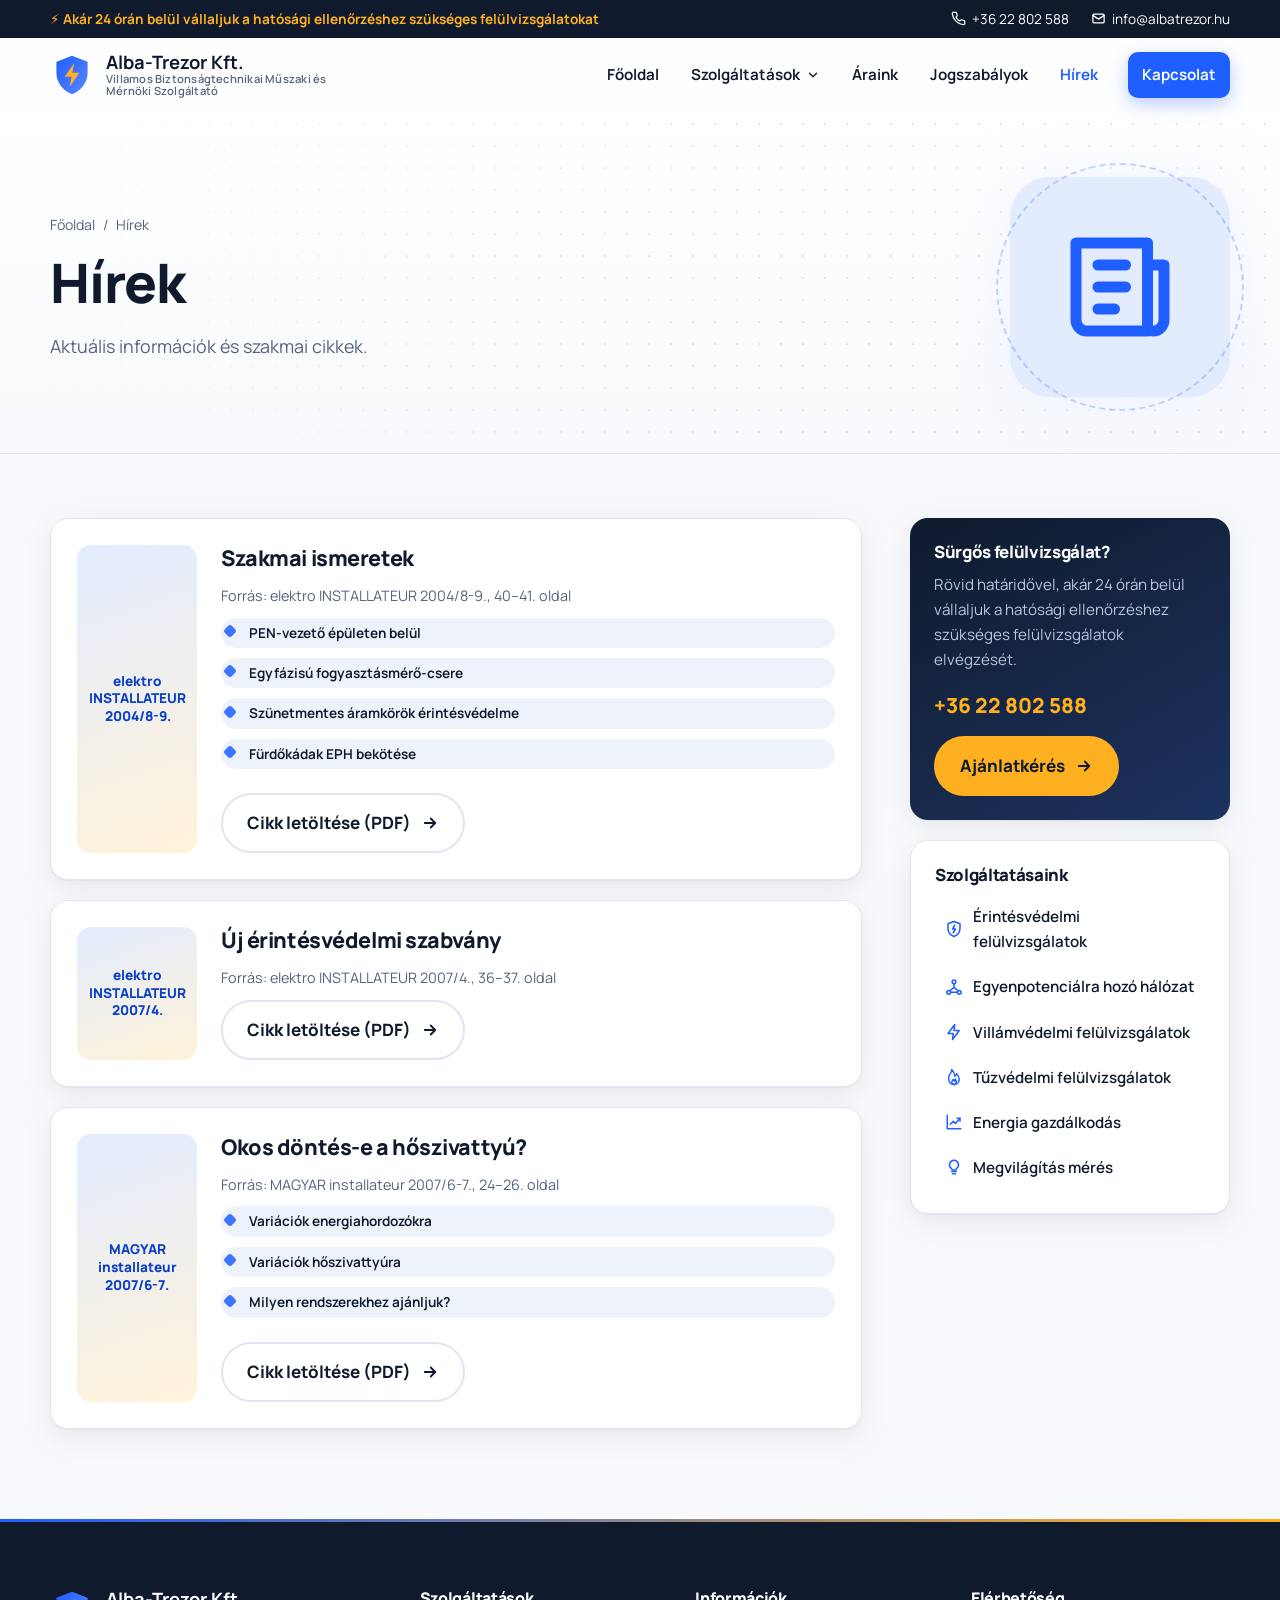
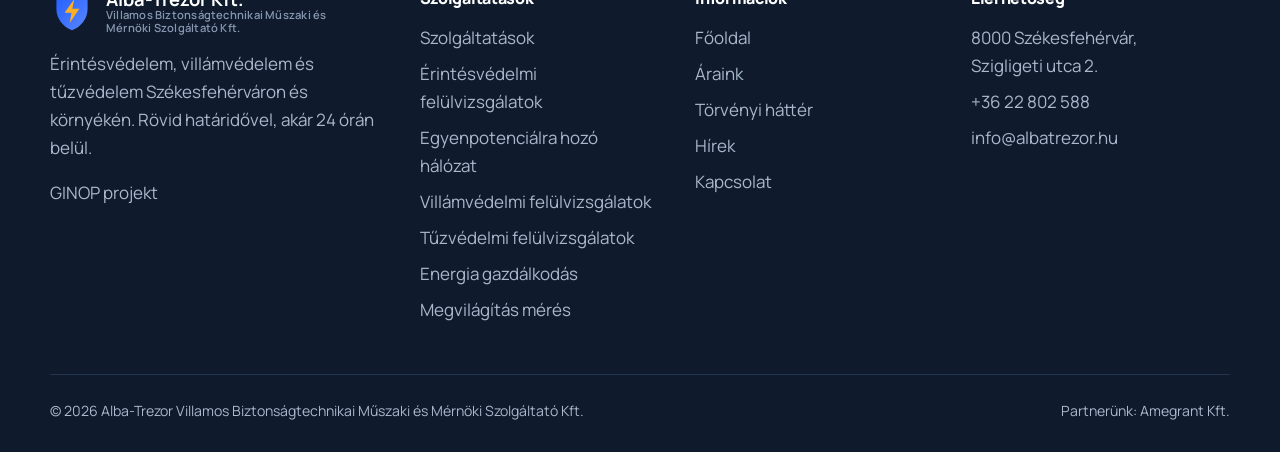
<file: hirek.html>
<!doctype html>
<html lang="hu" class="no-js">
<head>
<meta charset="utf-8">
<meta name="viewport" content="width=device-width, initial-scale=1">
<title>Hírek | Alba-Trezor Kft.</title>
<meta name="description" content="Aktuális információk és szakmai cikkek.">
<meta name="keywords" content="villámvédelem, érintésvédelem, tűzvédelem, EPH, megvilágítás mérés, felülvizsgálat, Székesfehérvár">
<meta name="theme-color" content="#1f5eff">
<meta property="og:title" content="Hírek | Alba-Trezor Kft.">
<meta property="og:description" content="Aktuális információk és szakmai cikkek.">
<meta property="og:type" content="website">
<link rel="icon" href="assets/img/favicon.svg" type="image/svg+xml">
<link rel="preconnect" href="https://fonts.googleapis.com">
<link rel="preconnect" href="https://fonts.gstatic.com" crossorigin>
<link href="https://fonts.googleapis.com/css2?family=Manrope:wght@400;500;600;700;800&display=swap" rel="stylesheet">
<link rel="stylesheet" href="assets/css/style.css">
</head><body>
<a class="skip" href="#main">Ugrás a tartalomra</a>
<div class="scroll-progress" aria-hidden="true"></div>
<div class="topbar"><div class="container">
<span class="badge-24">⚡ Akár 24 órán belül vállaljuk a hatósági ellenőrzéshez szükséges felülvizsgálatokat</span>
<a href="tel:+3622802588"><svg viewBox="0 0 24 24" fill="none" stroke="currentColor" stroke-width="2" stroke-linecap="round" stroke-linejoin="round"><path d="M22 16.9v3a2 2 0 01-2.2 2 19.8 19.8 0 01-8.6-3.1 19.5 19.5 0 01-6-6A19.8 19.8 0 012.1 4.2 2 2 0 014.1 2h3a2 2 0 012 1.7c.1 1 .4 1.9.7 2.8a2 2 0 01-.5 2.1L8 9.9a16 16 0 006 6l1.3-1.3a2 2 0 012.1-.4c.9.3 1.8.6 2.8.7a2 2 0 011.7 2z"/></svg>+36 22 802 588</a>
<a href="mailto:info@albatrezor.hu"><svg viewBox="0 0 24 24" fill="none" stroke="currentColor" stroke-width="2" stroke-linecap="round" stroke-linejoin="round"><rect x="3" y="5" width="18" height="14" rx="2"/><path d="M3 7l9 6 9-6"/></svg>info@albatrezor.hu</a>
</div></div>
<header class="header">
<div class="container">
<a class="logo" href="index.html" aria-label="Alba-Trezor Kft. – Főoldal"><svg class="logo-mark" viewBox="0 0 48 48" aria-hidden="true"><defs><linearGradient id="lg" x1="0" y1="0" x2="1" y2="1"><stop offset="0" stop-color="#1f5eff"/><stop offset="1" stop-color="#5b86ff"/></linearGradient></defs><path d="M24 3l17 6.5v12.2c0 10.4-7.2 19.6-17 23.3C14.2 41.3 7 32.1 7 21.7V9.5L24 3z" fill="url(#lg)"/><path class="bolt" d="M26.5 11L16 26h7.5l-2 11L32 21.5h-7.6L26.5 11z" fill="#ffb020"/></svg><span><strong>Alba-Trezor Kft.</strong><small>Villamos Biztonságtechnikai Műszaki és Mérnöki Szolgáltató</small></span></a>
<button class="burger" type="button" aria-label="Menü" aria-expanded="false" aria-controls="nav"><span></span></button>
<nav class="nav" id="nav" aria-label="Főmenü"><ul><li><a href="index.html">Főoldal</a></li><li class="has-sub"><button class="sub-toggle" type="button" aria-expanded="false" aria-haspopup="true">Szolgáltatások<svg class="chev" viewBox="0 0 24 24" fill="none" stroke="currentColor" stroke-width="2.4" stroke-linecap="round" stroke-linejoin="round"><path d="M6 9l6 6 6-6"/></svg></button><ul class="submenu"><li><a href="szolgaltatasok.html"><span class="ico t-blue"><svg viewBox="0 0 24 24" fill="none" stroke="currentColor" stroke-width="2" stroke-linecap="round" stroke-linejoin="round"><rect x="3" y="3" width="7" height="7" rx="2"/><rect x="14" y="3" width="7" height="7" rx="2"/><rect x="3" y="14" width="7" height="7" rx="2"/><rect x="14" y="14" width="7" height="7" rx="2"/></svg></span><span>Összes szolgáltatás</span></a></li><li><a href="erintesvedelmi_felulvizsgalatok.html"><span class="ico t-blue"><svg viewBox="0 0 24 24" fill="none" stroke="currentColor" stroke-width="2" stroke-linecap="round" stroke-linejoin="round"><path d="M12 2l8 3v6c0 5-3.4 9.4-8 11-4.6-1.6-8-6-8-11V5l8-3z"/><path d="M13 7l-3 5h4l-3 5"/></svg></span><span>Érintésvédelmi felülvizsgálatok</span></a></li><li><a href="egyenpotenciara_hozo_halozat.html"><span class="ico t-cyan"><svg viewBox="0 0 24 24" fill="none" stroke="currentColor" stroke-width="2" stroke-linecap="round" stroke-linejoin="round"><circle cx="12" cy="5" r="2.5"/><circle cx="5" cy="19" r="2.5"/><circle cx="19" cy="19" r="2.5"/><path d="M12 7.5v5M12 12.5L6.5 17M12 12.5l5.5 4.5M7.5 19h9"/></svg></span><span>Egyenpotenciálra hozó hálózat</span></a></li><li><a href="villamvedelmi_felulvizsgalatok.html"><span class="ico t-amber"><svg viewBox="0 0 24 24" fill="none" stroke="currentColor" stroke-width="2" stroke-linecap="round" stroke-linejoin="round"><path d="M13 2L4 14h7l-1 8 9-12h-7l1-8z"/></svg></span><span>Villámvédelmi felülvizsgálatok</span></a></li><li><a href="tuzvedelmi_felulvizsgalatok.html"><span class="ico t-red"><svg viewBox="0 0 24 24" fill="none" stroke="currentColor" stroke-width="2" stroke-linecap="round" stroke-linejoin="round"><path d="M12 22c4 0 7-2.8 7-7 0-3.2-2-5.8-3.5-7.5-.4 1.8-1.4 3-2.5 3.5C13 7.5 11.5 4.5 9 2c.3 3-1.5 5.2-3 7.2C4.8 10.8 5 12.5 5 15c0 4.2 3 7 7 7z"/><path d="M12 22c-1.7 0-3-1.3-3-3 0-1.5 1-2.5 2-3.5.3 1 1 1.6 1.8 1.8.2-1 .7-2 1.2-2.5.6 1 1 2.2 1 3.2 0 2.2-1.3 4-3 4z"/></svg></span><span>Tűzvédelmi felülvizsgálatok</span></a></li><li><a href="tervezes.html"><span class="ico t-green"><svg viewBox="0 0 24 24" fill="none" stroke="currentColor" stroke-width="2" stroke-linecap="round" stroke-linejoin="round"><path d="M3 3v18h18"/><path d="M7 15l4-4 3 3 6-7"/><path d="M16 7h4v4"/></svg></span><span>Energia gazdálkodás</span></a></li><li><a href="megvilagitas_meres.html"><span class="ico t-violet"><svg viewBox="0 0 24 24" fill="none" stroke="currentColor" stroke-width="2" stroke-linecap="round" stroke-linejoin="round"><path d="M9 18h6M10 21h4"/><path d="M12 3a6 6 0 00-3.6 10.8c.7.6 1.1 1.4 1.1 2.2h5c0-.8.4-1.6 1.1-2.2A6 6 0 0012 3z"/></svg></span><span>Megvilágítás mérés</span></a></li></ul></li><li><a href="araink.html">Áraink</a></li><li><a href="torvenyi_hatter.html">Jogszabályok</a></li><li><a href="hirek.html" aria-current="page">Hírek</a></li><li><a href="kapcsolat.html" class="cta">Kapcsolat</a></li></ul></nav>
</div>
</header>
<main id="main"><section class="page-hero"><div class="container">
<div><nav class="crumbs" aria-label="Morzsamenü"><a href="index.html">Főoldal</a><span>/</span><span>Hírek</span></nav>
<h1 class="reveal">Hírek</h1>
<p class="lead reveal" style="--d:.1s">Aktuális információk és szakmai cikkek.</p></div>
<div class="page-art t-blue reveal zoom" aria-hidden="true"><span class="ring"></span><svg viewBox="0 0 24 24" fill="none" stroke="currentColor" stroke-width="2" stroke-linecap="round" stroke-linejoin="round"><path d="M4 4h13v16H6a2 2 0 01-2-2V4z"/><path d="M17 8h3v10a2 2 0 01-2 2M8 8h5M8 12h5M8 16h3"/></svg></div>
</div></section><div class="container content-grid"><article class="prose"><div class="news"><article class="news-item reveal" style="--d:0.00s"><div class="mag">elektro INSTALLATEUR<br>2004/8-9.</div><div><h2 style="font-size:1.35rem;margin-top:0">Szakmai ismeretek</h2><p class="src">Forrás: elektro INSTALLATEUR 2004/8-9., 40–41. oldal</p><ul class="tags"><li>PEN-vezető épületen belül</li><li>Egyfázisú fogyasztásmérő-csere</li><li>Szünetmentes áramkörök érintésvédelme</li><li>Fürdőkádak EPH bekötése</li></ul><a class="btn btn-ghost" href="docs/tmp2BE.pdf" target="_blank" rel="noopener">Cikk letöltése (PDF) <svg viewBox="0 0 24 24" fill="none" stroke="currentColor" stroke-width="2.4" stroke-linecap="round" stroke-linejoin="round"><path d="M5 12h14M13 6l6 6-6 6"/></svg></a></div></article><article class="news-item reveal" style="--d:0.08s"><div class="mag">elektro INSTALLATEUR<br>2007/4.</div><div><h2 style="font-size:1.35rem;margin-top:0">Új érintésvédelmi szabvány</h2><p class="src">Forrás: elektro INSTALLATEUR 2007/4., 36–37. oldal</p><a class="btn btn-ghost" href="docs/tmp32F.pdf" target="_blank" rel="noopener">Cikk letöltése (PDF) <svg viewBox="0 0 24 24" fill="none" stroke="currentColor" stroke-width="2.4" stroke-linecap="round" stroke-linejoin="round"><path d="M5 12h14M13 6l6 6-6 6"/></svg></a></div></article><article class="news-item reveal" style="--d:0.16s"><div class="mag">MAGYAR installateur<br>2007/6-7.</div><div><h2 style="font-size:1.35rem;margin-top:0">Okos döntés-e a hőszivattyú?</h2><p class="src">Forrás: MAGYAR installateur 2007/6-7., 24–26. oldal</p><ul class="tags"><li>Variációk energiahordozókra</li><li>Variációk hőszivattyúra</li><li>Milyen rendszerekhez ajánljuk?</li></ul><a class="btn btn-ghost" href="docs/tmp376.pdf" target="_blank" rel="noopener">Cikk letöltése (PDF) <svg viewBox="0 0 24 24" fill="none" stroke="currentColor" stroke-width="2.4" stroke-linecap="round" stroke-linejoin="round"><path d="M5 12h14M13 6l6 6-6 6"/></svg></a></div></article></div></article><aside class="sidebar">
<div class="side-card side-cta reveal from-right">
<h3>Sürgős felülvizsgálat?</h3>
<p>Rövid határidővel, akár 24 órán belül vállaljuk a hatósági ellenőrzéshez szükséges felülvizsgálatok elvégzését.</p>
<a class="tel" href="tel:+3622802588">+36 22 802 588</a>
<a class="btn btn-spark" href="kapcsolat.html">Ajánlatkérés <svg viewBox="0 0 24 24" fill="none" stroke="currentColor" stroke-width="2.4" stroke-linecap="round" stroke-linejoin="round"><path d="M5 12h14M13 6l6 6-6 6"/></svg></a>
</div>
<div class="side-card reveal from-right" style="--d:.1s">
<h3>Szolgáltatásaink</h3>
<ul><li><a href="erintesvedelmi_felulvizsgalatok.html"><svg viewBox="0 0 24 24" fill="none" stroke="currentColor" stroke-width="2" stroke-linecap="round" stroke-linejoin="round"><path d="M12 2l8 3v6c0 5-3.4 9.4-8 11-4.6-1.6-8-6-8-11V5l8-3z"/><path d="M13 7l-3 5h4l-3 5"/></svg>Érintésvédelmi felülvizsgálatok</a></li><li><a href="egyenpotenciara_hozo_halozat.html"><svg viewBox="0 0 24 24" fill="none" stroke="currentColor" stroke-width="2" stroke-linecap="round" stroke-linejoin="round"><circle cx="12" cy="5" r="2.5"/><circle cx="5" cy="19" r="2.5"/><circle cx="19" cy="19" r="2.5"/><path d="M12 7.5v5M12 12.5L6.5 17M12 12.5l5.5 4.5M7.5 19h9"/></svg>Egyenpotenciálra hozó hálózat</a></li><li><a href="villamvedelmi_felulvizsgalatok.html"><svg viewBox="0 0 24 24" fill="none" stroke="currentColor" stroke-width="2" stroke-linecap="round" stroke-linejoin="round"><path d="M13 2L4 14h7l-1 8 9-12h-7l1-8z"/></svg>Villámvédelmi felülvizsgálatok</a></li><li><a href="tuzvedelmi_felulvizsgalatok.html"><svg viewBox="0 0 24 24" fill="none" stroke="currentColor" stroke-width="2" stroke-linecap="round" stroke-linejoin="round"><path d="M12 22c4 0 7-2.8 7-7 0-3.2-2-5.8-3.5-7.5-.4 1.8-1.4 3-2.5 3.5C13 7.5 11.5 4.5 9 2c.3 3-1.5 5.2-3 7.2C4.8 10.8 5 12.5 5 15c0 4.2 3 7 7 7z"/><path d="M12 22c-1.7 0-3-1.3-3-3 0-1.5 1-2.5 2-3.5.3 1 1 1.6 1.8 1.8.2-1 .7-2 1.2-2.5.6 1 1 2.2 1 3.2 0 2.2-1.3 4-3 4z"/></svg>Tűzvédelmi felülvizsgálatok</a></li><li><a href="tervezes.html"><svg viewBox="0 0 24 24" fill="none" stroke="currentColor" stroke-width="2" stroke-linecap="round" stroke-linejoin="round"><path d="M3 3v18h18"/><path d="M7 15l4-4 3 3 6-7"/><path d="M16 7h4v4"/></svg>Energia gazdálkodás</a></li><li><a href="megvilagitas_meres.html"><svg viewBox="0 0 24 24" fill="none" stroke="currentColor" stroke-width="2" stroke-linecap="round" stroke-linejoin="round"><path d="M9 18h6M10 21h4"/><path d="M12 3a6 6 0 00-3.6 10.8c.7.6 1.1 1.4 1.1 2.2h5c0-.8.4-1.6 1.1-2.2A6 6 0 0012 3z"/></svg>Megvilágítás mérés</a></li></ul>
</div>
</aside></div></main>
<footer class="footer">
<div class="container">
<div class="footer-grid">
<div>
<a class="logo" href="index.html"><svg class="logo-mark" viewBox="0 0 48 48" aria-hidden="true"><defs><linearGradient id="lg" x1="0" y1="0" x2="1" y2="1"><stop offset="0" stop-color="#1f5eff"/><stop offset="1" stop-color="#5b86ff"/></linearGradient></defs><path d="M24 3l17 6.5v12.2c0 10.4-7.2 19.6-17 23.3C14.2 41.3 7 32.1 7 21.7V9.5L24 3z" fill="url(#lg)"/><path class="bolt" d="M26.5 11L16 26h7.5l-2 11L32 21.5h-7.6L26.5 11z" fill="#ffb020"/></svg><span><strong>Alba-Trezor Kft.</strong><small>Villamos Biztonságtechnikai Műszaki és Mérnöki Szolgáltató Kft.</small></span></a>
<p>Érintésvédelem, villámvédelem és tűzvédelem Székesfehérváron és környékén. Rövid határidővel, akár 24 órán belül.</p>
<a class="ginop-link" href="ginop.html">GINOP projekt</a>
</div>
<div><h4>Szolgáltatások</h4><ul><li><a href="szolgaltatasok.html">Szolgáltatások</a></li><li><a href="erintesvedelmi_felulvizsgalatok.html">Érintésvédelmi felülvizsgálatok</a></li><li><a href="egyenpotenciara_hozo_halozat.html">Egyenpotenciálra hozó hálózat</a></li><li><a href="villamvedelmi_felulvizsgalatok.html">Villámvédelmi felülvizsgálatok</a></li><li><a href="tuzvedelmi_felulvizsgalatok.html">Tűzvédelmi felülvizsgálatok</a></li><li><a href="tervezes.html">Energia gazdálkodás</a></li><li><a href="megvilagitas_meres.html">Megvilágítás mérés</a></li></ul></div>
<div><h4>Információk</h4><ul>
<li><a href="index.html">Főoldal</a></li>
<li><a href="araink.html">Áraink</a></li>
<li><a href="torvenyi_hatter.html">Törvényi háttér</a></li>
<li><a href="hirek.html">Hírek</a></li>
<li><a href="kapcsolat.html">Kapcsolat</a></li>
</ul></div>
<div><h4>Elérhetőség</h4><ul>
<li>8000 Székesfehérvár,<br>Szigligeti utca 2.</li>
<li><a href="tel:+3622802588">+36 22 802 588</a></li>
<li><a href="mailto:info@albatrezor.hu">info@albatrezor.hu</a></li>
</ul></div>
</div>
<div class="footer-bottom">
<span>© <span data-year>2026</span> Alba-Trezor Villamos Biztonságtechnikai Műszaki és Mérnöki Szolgáltató Kft.</span>
<span>Partnerünk: <a href="http://www.amegrant.hu/" target="_blank" rel="noopener">Amegrant Kft.</a></span>
</div>
</div>
</footer>
<button class="to-top" type="button" aria-label="Vissza az oldal tetejére"><svg viewBox="0 0 24 24" fill="none" stroke="currentColor" stroke-width="2.4" stroke-linecap="round" stroke-linejoin="round"><path d="M12 19V5M6 11l6-6 6 6"/></svg></button>
<script src="assets/js/main.js" defer></script>
</body>
</html>
</file>
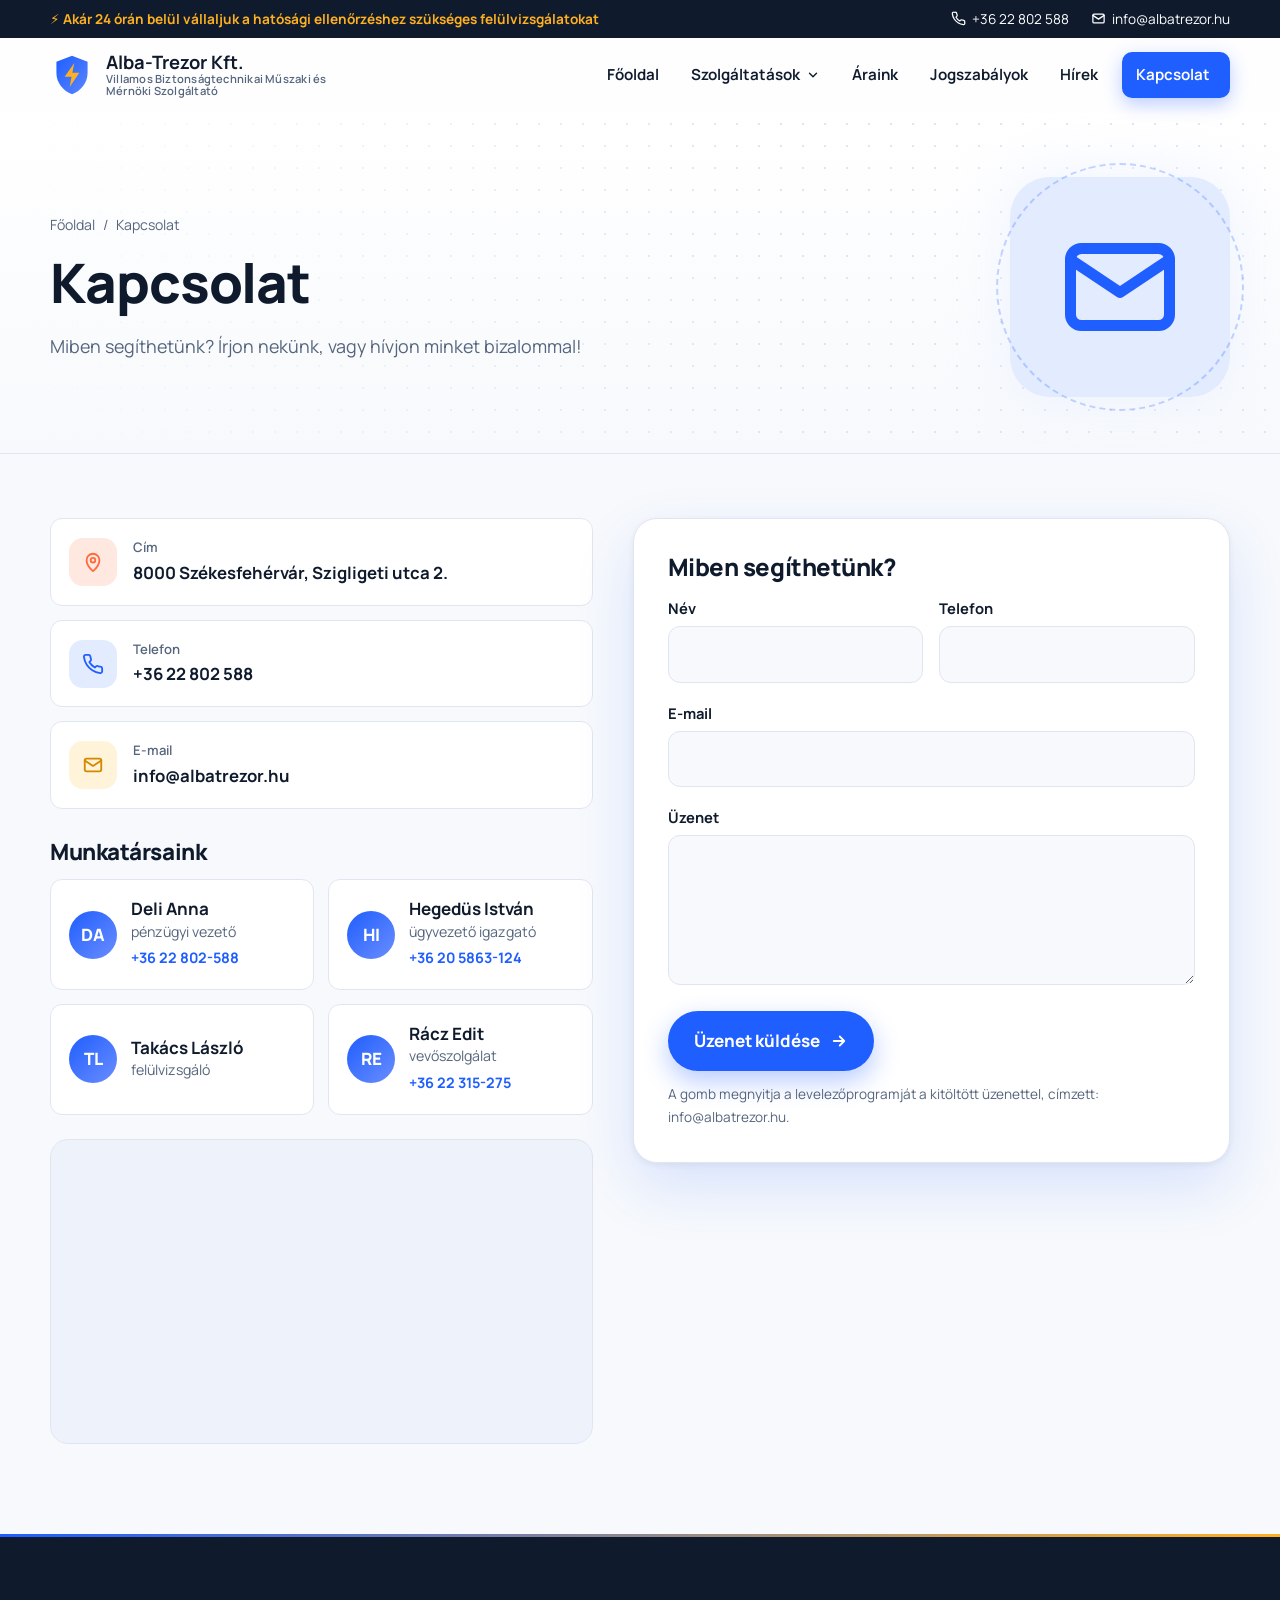
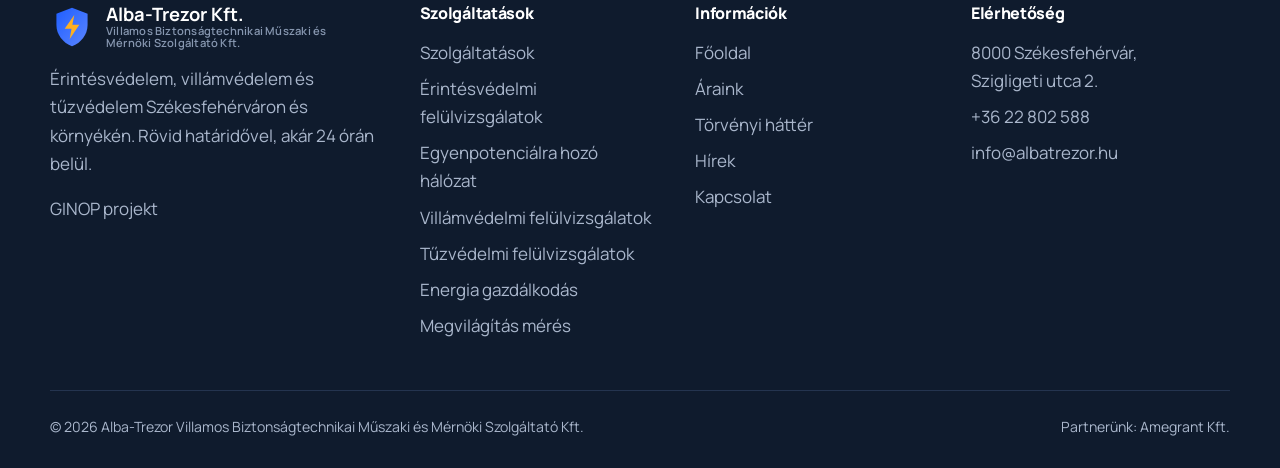
<file: kapcsolat.html>
<!doctype html>
<html lang="hu" class="no-js">
<head>
<meta charset="utf-8">
<meta name="viewport" content="width=device-width, initial-scale=1">
<title>Kapcsolat | Alba-Trezor Kft.</title>
<meta name="description" content="Alba-Trezor Kft. – 8000 Székesfehérvár, Szigligeti utca 2. Telefon: +36 22 802 588, e-mail: info@albatrezor.hu">
<meta name="keywords" content="villámvédelem, érintésvédelem, tűzvédelem, EPH, megvilágítás mérés, felülvizsgálat, Székesfehérvár">
<meta name="theme-color" content="#1f5eff">
<meta property="og:title" content="Kapcsolat | Alba-Trezor Kft.">
<meta property="og:description" content="Alba-Trezor Kft. – 8000 Székesfehérvár, Szigligeti utca 2. Telefon: +36 22 802 588, e-mail: info@albatrezor.hu">
<meta property="og:type" content="website">
<link rel="icon" href="assets/img/favicon.svg" type="image/svg+xml">
<link rel="preconnect" href="https://fonts.googleapis.com">
<link rel="preconnect" href="https://fonts.gstatic.com" crossorigin>
<link href="https://fonts.googleapis.com/css2?family=Manrope:wght@400;500;600;700;800&display=swap" rel="stylesheet">
<link rel="stylesheet" href="assets/css/style.css">
</head><body>
<a class="skip" href="#main">Ugrás a tartalomra</a>
<div class="scroll-progress" aria-hidden="true"></div>
<div class="topbar"><div class="container">
<span class="badge-24">⚡ Akár 24 órán belül vállaljuk a hatósági ellenőrzéshez szükséges felülvizsgálatokat</span>
<a href="tel:+3622802588"><svg viewBox="0 0 24 24" fill="none" stroke="currentColor" stroke-width="2" stroke-linecap="round" stroke-linejoin="round"><path d="M22 16.9v3a2 2 0 01-2.2 2 19.8 19.8 0 01-8.6-3.1 19.5 19.5 0 01-6-6A19.8 19.8 0 012.1 4.2 2 2 0 014.1 2h3a2 2 0 012 1.7c.1 1 .4 1.9.7 2.8a2 2 0 01-.5 2.1L8 9.9a16 16 0 006 6l1.3-1.3a2 2 0 012.1-.4c.9.3 1.8.6 2.8.7a2 2 0 011.7 2z"/></svg>+36 22 802 588</a>
<a href="mailto:info@albatrezor.hu"><svg viewBox="0 0 24 24" fill="none" stroke="currentColor" stroke-width="2" stroke-linecap="round" stroke-linejoin="round"><rect x="3" y="5" width="18" height="14" rx="2"/><path d="M3 7l9 6 9-6"/></svg>info@albatrezor.hu</a>
</div></div>
<header class="header">
<div class="container">
<a class="logo" href="index.html" aria-label="Alba-Trezor Kft. – Főoldal"><svg class="logo-mark" viewBox="0 0 48 48" aria-hidden="true"><defs><linearGradient id="lg" x1="0" y1="0" x2="1" y2="1"><stop offset="0" stop-color="#1f5eff"/><stop offset="1" stop-color="#5b86ff"/></linearGradient></defs><path d="M24 3l17 6.5v12.2c0 10.4-7.2 19.6-17 23.3C14.2 41.3 7 32.1 7 21.7V9.5L24 3z" fill="url(#lg)"/><path class="bolt" d="M26.5 11L16 26h7.5l-2 11L32 21.5h-7.6L26.5 11z" fill="#ffb020"/></svg><span><strong>Alba-Trezor Kft.</strong><small>Villamos Biztonságtechnikai Műszaki és Mérnöki Szolgáltató</small></span></a>
<button class="burger" type="button" aria-label="Menü" aria-expanded="false" aria-controls="nav"><span></span></button>
<nav class="nav" id="nav" aria-label="Főmenü"><ul><li><a href="index.html">Főoldal</a></li><li class="has-sub"><button class="sub-toggle" type="button" aria-expanded="false" aria-haspopup="true">Szolgáltatások<svg class="chev" viewBox="0 0 24 24" fill="none" stroke="currentColor" stroke-width="2.4" stroke-linecap="round" stroke-linejoin="round"><path d="M6 9l6 6 6-6"/></svg></button><ul class="submenu"><li><a href="szolgaltatasok.html"><span class="ico t-blue"><svg viewBox="0 0 24 24" fill="none" stroke="currentColor" stroke-width="2" stroke-linecap="round" stroke-linejoin="round"><rect x="3" y="3" width="7" height="7" rx="2"/><rect x="14" y="3" width="7" height="7" rx="2"/><rect x="3" y="14" width="7" height="7" rx="2"/><rect x="14" y="14" width="7" height="7" rx="2"/></svg></span><span>Összes szolgáltatás</span></a></li><li><a href="erintesvedelmi_felulvizsgalatok.html"><span class="ico t-blue"><svg viewBox="0 0 24 24" fill="none" stroke="currentColor" stroke-width="2" stroke-linecap="round" stroke-linejoin="round"><path d="M12 2l8 3v6c0 5-3.4 9.4-8 11-4.6-1.6-8-6-8-11V5l8-3z"/><path d="M13 7l-3 5h4l-3 5"/></svg></span><span>Érintésvédelmi felülvizsgálatok</span></a></li><li><a href="egyenpotenciara_hozo_halozat.html"><span class="ico t-cyan"><svg viewBox="0 0 24 24" fill="none" stroke="currentColor" stroke-width="2" stroke-linecap="round" stroke-linejoin="round"><circle cx="12" cy="5" r="2.5"/><circle cx="5" cy="19" r="2.5"/><circle cx="19" cy="19" r="2.5"/><path d="M12 7.5v5M12 12.5L6.5 17M12 12.5l5.5 4.5M7.5 19h9"/></svg></span><span>Egyenpotenciálra hozó hálózat</span></a></li><li><a href="villamvedelmi_felulvizsgalatok.html"><span class="ico t-amber"><svg viewBox="0 0 24 24" fill="none" stroke="currentColor" stroke-width="2" stroke-linecap="round" stroke-linejoin="round"><path d="M13 2L4 14h7l-1 8 9-12h-7l1-8z"/></svg></span><span>Villámvédelmi felülvizsgálatok</span></a></li><li><a href="tuzvedelmi_felulvizsgalatok.html"><span class="ico t-red"><svg viewBox="0 0 24 24" fill="none" stroke="currentColor" stroke-width="2" stroke-linecap="round" stroke-linejoin="round"><path d="M12 22c4 0 7-2.8 7-7 0-3.2-2-5.8-3.5-7.5-.4 1.8-1.4 3-2.5 3.5C13 7.5 11.5 4.5 9 2c.3 3-1.5 5.2-3 7.2C4.8 10.8 5 12.5 5 15c0 4.2 3 7 7 7z"/><path d="M12 22c-1.7 0-3-1.3-3-3 0-1.5 1-2.5 2-3.5.3 1 1 1.6 1.8 1.8.2-1 .7-2 1.2-2.5.6 1 1 2.2 1 3.2 0 2.2-1.3 4-3 4z"/></svg></span><span>Tűzvédelmi felülvizsgálatok</span></a></li><li><a href="tervezes.html"><span class="ico t-green"><svg viewBox="0 0 24 24" fill="none" stroke="currentColor" stroke-width="2" stroke-linecap="round" stroke-linejoin="round"><path d="M3 3v18h18"/><path d="M7 15l4-4 3 3 6-7"/><path d="M16 7h4v4"/></svg></span><span>Energia gazdálkodás</span></a></li><li><a href="megvilagitas_meres.html"><span class="ico t-violet"><svg viewBox="0 0 24 24" fill="none" stroke="currentColor" stroke-width="2" stroke-linecap="round" stroke-linejoin="round"><path d="M9 18h6M10 21h4"/><path d="M12 3a6 6 0 00-3.6 10.8c.7.6 1.1 1.4 1.1 2.2h5c0-.8.4-1.6 1.1-2.2A6 6 0 0012 3z"/></svg></span><span>Megvilágítás mérés</span></a></li></ul></li><li><a href="araink.html">Áraink</a></li><li><a href="torvenyi_hatter.html">Jogszabályok</a></li><li><a href="hirek.html">Hírek</a></li><li><a href="kapcsolat.html" class="cta" aria-current="page">Kapcsolat</a></li></ul></nav>
</div>
</header>
<main id="main"><section class="page-hero"><div class="container">
<div><nav class="crumbs" aria-label="Morzsamenü"><a href="index.html">Főoldal</a><span>/</span><span>Kapcsolat</span></nav>
<h1 class="reveal">Kapcsolat</h1>
<p class="lead reveal" style="--d:.1s">Miben segíthetünk? Írjon nekünk, vagy hívjon minket bizalommal!</p></div>
<div class="page-art t-blue reveal zoom" aria-hidden="true"><span class="ring"></span><svg viewBox="0 0 24 24" fill="none" stroke="currentColor" stroke-width="2" stroke-linecap="round" stroke-linejoin="round"><rect x="3" y="5" width="18" height="14" rx="2"/><path d="M3 7l9 6 9-6"/></svg></div>
</div></section>
<div class="container contact-grid">
<div>
<div class="info-list">
<a class="info reveal from-left" href="https://www.google.com/maps/search/?api=1&query=8000+Sz%C3%A9kesfeh%C3%A9rv%C3%A1r+Szigligeti+utca+2" target="_blank" rel="noopener"><span class="ico t-red"><svg viewBox="0 0 24 24" fill="none" stroke="currentColor" stroke-width="2" stroke-linecap="round" stroke-linejoin="round"><path d="M12 22s7-6.2 7-12a7 7 0 10-14 0c0 5.8 7 12 7 12z"/><circle cx="12" cy="10" r="2.5"/></svg></span><span><small>Cím</small><strong>8000 Székesfehérvár, Szigligeti utca 2.</strong></span></a>
<a class="info reveal from-left" style="--d:.08s" href="tel:+3622802588"><span class="ico t-blue"><svg viewBox="0 0 24 24" fill="none" stroke="currentColor" stroke-width="2" stroke-linecap="round" stroke-linejoin="round"><path d="M22 16.9v3a2 2 0 01-2.2 2 19.8 19.8 0 01-8.6-3.1 19.5 19.5 0 01-6-6A19.8 19.8 0 012.1 4.2 2 2 0 014.1 2h3a2 2 0 012 1.7c.1 1 .4 1.9.7 2.8a2 2 0 01-.5 2.1L8 9.9a16 16 0 006 6l1.3-1.3a2 2 0 012.1-.4c.9.3 1.8.6 2.8.7a2 2 0 011.7 2z"/></svg></span><span><small>Telefon</small><strong>+36 22 802 588</strong></span></a>
<a class="info reveal from-left" style="--d:.16s" href="mailto:info@albatrezor.hu"><span class="ico t-amber"><svg viewBox="0 0 24 24" fill="none" stroke="currentColor" stroke-width="2" stroke-linecap="round" stroke-linejoin="round"><rect x="3" y="5" width="18" height="14" rx="2"/><path d="M3 7l9 6 9-6"/></svg></span><span><small>E-mail</small><strong>info@albatrezor.hu</strong></span></a>
</div>
<h2 class="reveal" style="font-size:1.4rem">Munkatársaink</h2>
<div class="team"><div class="person reveal" style="--d:0.00s"><span class="avatar">DA</span><div><strong>Deli Anna</strong><small>pénzügyi vezető</small><a href="tel:+3622802588">+36 22 802-588</a></div></div><div class="person reveal" style="--d:0.06s"><span class="avatar">HI</span><div><strong>Hegedüs István</strong><small>ügyvezető igazgató</small><a href="tel:+36205863124">+36 20 5863-124</a></div></div><div class="person reveal" style="--d:0.12s"><span class="avatar">TL</span><div><strong>Takács László</strong><small>felülvizsgáló</small></div></div><div class="person reveal" style="--d:0.18s"><span class="avatar">RE</span><div><strong>Rácz Edit</strong><small>vevőszolgálat</small><a href="tel:+3622315275">+36 22 315-275</a></div></div></div>
<div class="map reveal"><iframe title="Térkép – 8000 Székesfehérvár, Szigligeti utca 2." loading="lazy" referrerpolicy="no-referrer-when-downgrade" src="https://maps.google.com/maps?q=8000%20Sz%C3%A9kesfeh%C3%A9rv%C3%A1r%2C%20Szigligeti%20utca%202&z=15&output=embed"></iframe></div>
</div>
<form class="form reveal from-right" id="contact-form" novalidate>
<h2 style="font-size:1.5rem">Miben segíthetünk?</h2>
<div class="row2">
<div class="field"><label for="f-name">Név</label><input id="f-name" name="name" autocomplete="name" required></div>
<div class="field"><label for="f-phone">Telefon</label><input id="f-phone" name="phone" type="tel" autocomplete="tel"></div>
</div>
<div class="field"><label for="f-email">E-mail</label><input id="f-email" name="email" type="email" autocomplete="email" required></div>
<div class="field"><label for="f-msg">Üzenet</label><textarea id="f-msg" name="message" required></textarea></div>
<div class="hp" aria-hidden="true"><label>Weboldal <input name="website" tabindex="-1" autocomplete="off"></label></div>
<button class="btn btn-primary" type="submit">Üzenet küldése <svg viewBox="0 0 24 24" fill="none" stroke="currentColor" stroke-width="2.4" stroke-linecap="round" stroke-linejoin="round"><path d="M5 12h14M13 6l6 6-6 6"/></svg></button>
<p class="form-note">A gomb megnyitja a levelezőprogramját a kitöltött üzenettel, címzett: info@albatrezor.hu.</p>
<p class="form-note form-ok" hidden>Köszönjük! Ha a levelezőprogram nem nyílt meg, írjon közvetlenül az info@albatrezor.hu címre.</p>
</form>
</div></main>
<footer class="footer">
<div class="container">
<div class="footer-grid">
<div>
<a class="logo" href="index.html"><svg class="logo-mark" viewBox="0 0 48 48" aria-hidden="true"><defs><linearGradient id="lg" x1="0" y1="0" x2="1" y2="1"><stop offset="0" stop-color="#1f5eff"/><stop offset="1" stop-color="#5b86ff"/></linearGradient></defs><path d="M24 3l17 6.5v12.2c0 10.4-7.2 19.6-17 23.3C14.2 41.3 7 32.1 7 21.7V9.5L24 3z" fill="url(#lg)"/><path class="bolt" d="M26.5 11L16 26h7.5l-2 11L32 21.5h-7.6L26.5 11z" fill="#ffb020"/></svg><span><strong>Alba-Trezor Kft.</strong><small>Villamos Biztonságtechnikai Műszaki és Mérnöki Szolgáltató Kft.</small></span></a>
<p>Érintésvédelem, villámvédelem és tűzvédelem Székesfehérváron és környékén. Rövid határidővel, akár 24 órán belül.</p>
<a class="ginop-link" href="ginop.html">GINOP projekt</a>
</div>
<div><h4>Szolgáltatások</h4><ul><li><a href="szolgaltatasok.html">Szolgáltatások</a></li><li><a href="erintesvedelmi_felulvizsgalatok.html">Érintésvédelmi felülvizsgálatok</a></li><li><a href="egyenpotenciara_hozo_halozat.html">Egyenpotenciálra hozó hálózat</a></li><li><a href="villamvedelmi_felulvizsgalatok.html">Villámvédelmi felülvizsgálatok</a></li><li><a href="tuzvedelmi_felulvizsgalatok.html">Tűzvédelmi felülvizsgálatok</a></li><li><a href="tervezes.html">Energia gazdálkodás</a></li><li><a href="megvilagitas_meres.html">Megvilágítás mérés</a></li></ul></div>
<div><h4>Információk</h4><ul>
<li><a href="index.html">Főoldal</a></li>
<li><a href="araink.html">Áraink</a></li>
<li><a href="torvenyi_hatter.html">Törvényi háttér</a></li>
<li><a href="hirek.html">Hírek</a></li>
<li><a href="kapcsolat.html">Kapcsolat</a></li>
</ul></div>
<div><h4>Elérhetőség</h4><ul>
<li>8000 Székesfehérvár,<br>Szigligeti utca 2.</li>
<li><a href="tel:+3622802588">+36 22 802 588</a></li>
<li><a href="mailto:info@albatrezor.hu">info@albatrezor.hu</a></li>
</ul></div>
</div>
<div class="footer-bottom">
<span>© <span data-year>2026</span> Alba-Trezor Villamos Biztonságtechnikai Műszaki és Mérnöki Szolgáltató Kft.</span>
<span>Partnerünk: <a href="http://www.amegrant.hu/" target="_blank" rel="noopener">Amegrant Kft.</a></span>
</div>
</div>
</footer>
<button class="to-top" type="button" aria-label="Vissza az oldal tetejére"><svg viewBox="0 0 24 24" fill="none" stroke="currentColor" stroke-width="2.4" stroke-linecap="round" stroke-linejoin="round"><path d="M12 19V5M6 11l6-6 6 6"/></svg></button>
<script src="assets/js/main.js" defer></script>
</body>
</html>
</file>
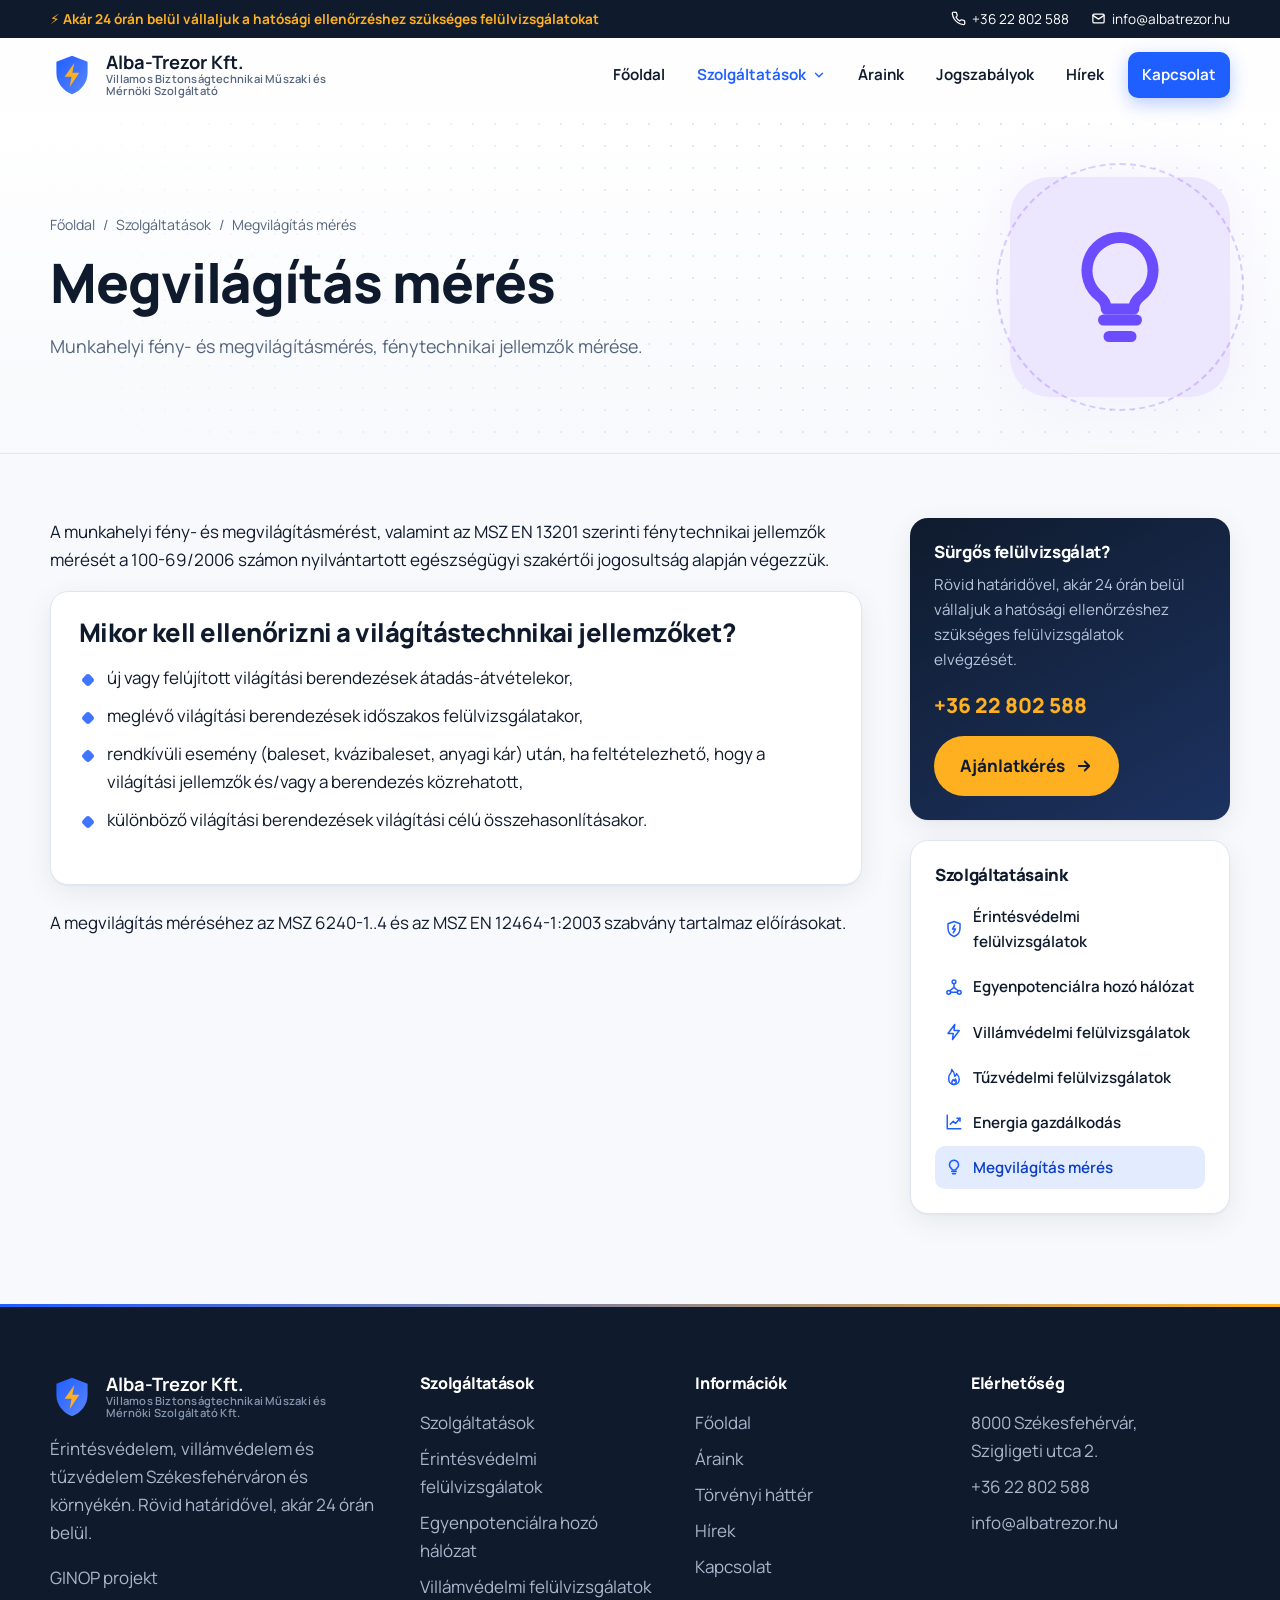
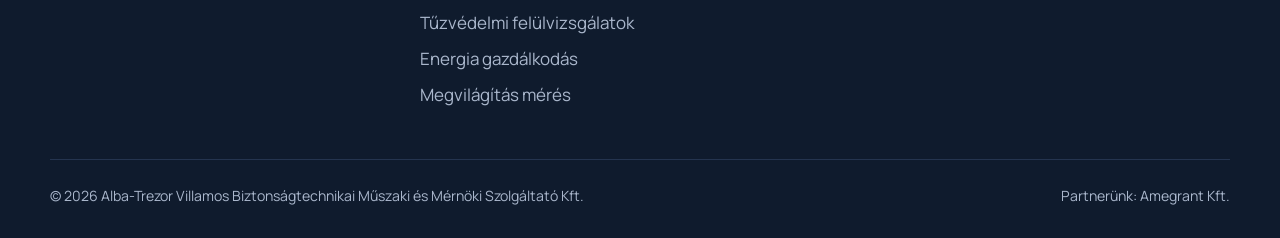
<file: megvilagitas_meres.html>
<!doctype html>
<html lang="hu" class="no-js">
<head>
<meta charset="utf-8">
<meta name="viewport" content="width=device-width, initial-scale=1">
<title>Megvilágítás mérés | Alba-Trezor Kft.</title>
<meta name="description" content="Munkahelyi fény- és megvilágításmérés, fénytechnikai jellemzők mérése.">
<meta name="keywords" content="villámvédelem, érintésvédelem, tűzvédelem, EPH, megvilágítás mérés, felülvizsgálat, Székesfehérvár">
<meta name="theme-color" content="#1f5eff">
<meta property="og:title" content="Megvilágítás mérés | Alba-Trezor Kft.">
<meta property="og:description" content="Munkahelyi fény- és megvilágításmérés, fénytechnikai jellemzők mérése.">
<meta property="og:type" content="website">
<link rel="icon" href="assets/img/favicon.svg" type="image/svg+xml">
<link rel="preconnect" href="https://fonts.googleapis.com">
<link rel="preconnect" href="https://fonts.gstatic.com" crossorigin>
<link href="https://fonts.googleapis.com/css2?family=Manrope:wght@400;500;600;700;800&display=swap" rel="stylesheet">
<link rel="stylesheet" href="assets/css/style.css">
</head><body>
<a class="skip" href="#main">Ugrás a tartalomra</a>
<div class="scroll-progress" aria-hidden="true"></div>
<div class="topbar"><div class="container">
<span class="badge-24">⚡ Akár 24 órán belül vállaljuk a hatósági ellenőrzéshez szükséges felülvizsgálatokat</span>
<a href="tel:+3622802588"><svg viewBox="0 0 24 24" fill="none" stroke="currentColor" stroke-width="2" stroke-linecap="round" stroke-linejoin="round"><path d="M22 16.9v3a2 2 0 01-2.2 2 19.8 19.8 0 01-8.6-3.1 19.5 19.5 0 01-6-6A19.8 19.8 0 012.1 4.2 2 2 0 014.1 2h3a2 2 0 012 1.7c.1 1 .4 1.9.7 2.8a2 2 0 01-.5 2.1L8 9.9a16 16 0 006 6l1.3-1.3a2 2 0 012.1-.4c.9.3 1.8.6 2.8.7a2 2 0 011.7 2z"/></svg>+36 22 802 588</a>
<a href="mailto:info@albatrezor.hu"><svg viewBox="0 0 24 24" fill="none" stroke="currentColor" stroke-width="2" stroke-linecap="round" stroke-linejoin="round"><rect x="3" y="5" width="18" height="14" rx="2"/><path d="M3 7l9 6 9-6"/></svg>info@albatrezor.hu</a>
</div></div>
<header class="header">
<div class="container">
<a class="logo" href="index.html" aria-label="Alba-Trezor Kft. – Főoldal"><svg class="logo-mark" viewBox="0 0 48 48" aria-hidden="true"><defs><linearGradient id="lg" x1="0" y1="0" x2="1" y2="1"><stop offset="0" stop-color="#1f5eff"/><stop offset="1" stop-color="#5b86ff"/></linearGradient></defs><path d="M24 3l17 6.5v12.2c0 10.4-7.2 19.6-17 23.3C14.2 41.3 7 32.1 7 21.7V9.5L24 3z" fill="url(#lg)"/><path class="bolt" d="M26.5 11L16 26h7.5l-2 11L32 21.5h-7.6L26.5 11z" fill="#ffb020"/></svg><span><strong>Alba-Trezor Kft.</strong><small>Villamos Biztonságtechnikai Műszaki és Mérnöki Szolgáltató</small></span></a>
<button class="burger" type="button" aria-label="Menü" aria-expanded="false" aria-controls="nav"><span></span></button>
<nav class="nav" id="nav" aria-label="Főmenü"><ul><li><a href="index.html">Főoldal</a></li><li class="has-sub active"><button class="sub-toggle" type="button" aria-expanded="false" aria-haspopup="true">Szolgáltatások<svg class="chev" viewBox="0 0 24 24" fill="none" stroke="currentColor" stroke-width="2.4" stroke-linecap="round" stroke-linejoin="round"><path d="M6 9l6 6 6-6"/></svg></button><ul class="submenu"><li><a href="szolgaltatasok.html"><span class="ico t-blue"><svg viewBox="0 0 24 24" fill="none" stroke="currentColor" stroke-width="2" stroke-linecap="round" stroke-linejoin="round"><rect x="3" y="3" width="7" height="7" rx="2"/><rect x="14" y="3" width="7" height="7" rx="2"/><rect x="3" y="14" width="7" height="7" rx="2"/><rect x="14" y="14" width="7" height="7" rx="2"/></svg></span><span>Összes szolgáltatás</span></a></li><li><a href="erintesvedelmi_felulvizsgalatok.html"><span class="ico t-blue"><svg viewBox="0 0 24 24" fill="none" stroke="currentColor" stroke-width="2" stroke-linecap="round" stroke-linejoin="round"><path d="M12 2l8 3v6c0 5-3.4 9.4-8 11-4.6-1.6-8-6-8-11V5l8-3z"/><path d="M13 7l-3 5h4l-3 5"/></svg></span><span>Érintésvédelmi felülvizsgálatok</span></a></li><li><a href="egyenpotenciara_hozo_halozat.html"><span class="ico t-cyan"><svg viewBox="0 0 24 24" fill="none" stroke="currentColor" stroke-width="2" stroke-linecap="round" stroke-linejoin="round"><circle cx="12" cy="5" r="2.5"/><circle cx="5" cy="19" r="2.5"/><circle cx="19" cy="19" r="2.5"/><path d="M12 7.5v5M12 12.5L6.5 17M12 12.5l5.5 4.5M7.5 19h9"/></svg></span><span>Egyenpotenciálra hozó hálózat</span></a></li><li><a href="villamvedelmi_felulvizsgalatok.html"><span class="ico t-amber"><svg viewBox="0 0 24 24" fill="none" stroke="currentColor" stroke-width="2" stroke-linecap="round" stroke-linejoin="round"><path d="M13 2L4 14h7l-1 8 9-12h-7l1-8z"/></svg></span><span>Villámvédelmi felülvizsgálatok</span></a></li><li><a href="tuzvedelmi_felulvizsgalatok.html"><span class="ico t-red"><svg viewBox="0 0 24 24" fill="none" stroke="currentColor" stroke-width="2" stroke-linecap="round" stroke-linejoin="round"><path d="M12 22c4 0 7-2.8 7-7 0-3.2-2-5.8-3.5-7.5-.4 1.8-1.4 3-2.5 3.5C13 7.5 11.5 4.5 9 2c.3 3-1.5 5.2-3 7.2C4.8 10.8 5 12.5 5 15c0 4.2 3 7 7 7z"/><path d="M12 22c-1.7 0-3-1.3-3-3 0-1.5 1-2.5 2-3.5.3 1 1 1.6 1.8 1.8.2-1 .7-2 1.2-2.5.6 1 1 2.2 1 3.2 0 2.2-1.3 4-3 4z"/></svg></span><span>Tűzvédelmi felülvizsgálatok</span></a></li><li><a href="tervezes.html"><span class="ico t-green"><svg viewBox="0 0 24 24" fill="none" stroke="currentColor" stroke-width="2" stroke-linecap="round" stroke-linejoin="round"><path d="M3 3v18h18"/><path d="M7 15l4-4 3 3 6-7"/><path d="M16 7h4v4"/></svg></span><span>Energia gazdálkodás</span></a></li><li><a href="megvilagitas_meres.html" aria-current="page"><span class="ico t-violet"><svg viewBox="0 0 24 24" fill="none" stroke="currentColor" stroke-width="2" stroke-linecap="round" stroke-linejoin="round"><path d="M9 18h6M10 21h4"/><path d="M12 3a6 6 0 00-3.6 10.8c.7.6 1.1 1.4 1.1 2.2h5c0-.8.4-1.6 1.1-2.2A6 6 0 0012 3z"/></svg></span><span>Megvilágítás mérés</span></a></li></ul></li><li><a href="araink.html">Áraink</a></li><li><a href="torvenyi_hatter.html">Jogszabályok</a></li><li><a href="hirek.html">Hírek</a></li><li><a href="kapcsolat.html" class="cta">Kapcsolat</a></li></ul></nav>
</div>
</header>
<main id="main"><section class="page-hero"><div class="container">
<div><nav class="crumbs" aria-label="Morzsamenü"><a href="index.html">Főoldal</a><span>/</span><a href="szolgaltatasok.html">Szolgáltatások</a><span>/</span><span>Megvilágítás mérés</span></nav>
<h1 class="reveal">Megvilágítás mérés</h1>
<p class="lead reveal" style="--d:.1s">Munkahelyi fény- és megvilágításmérés, fénytechnikai jellemzők mérése.</p></div>
<div class="page-art t-violet reveal zoom" aria-hidden="true"><span class="ring"></span><svg viewBox="0 0 24 24" fill="none" stroke="currentColor" stroke-width="2" stroke-linecap="round" stroke-linejoin="round"><path d="M9 18h6M10 21h4"/><path d="M12 3a6 6 0 00-3.6 10.8c.7.6 1.1 1.4 1.1 2.2h5c0-.8.4-1.6 1.1-2.2A6 6 0 0012 3z"/></svg></div>
</div></section><div class="container content-grid"><article class="prose">
<p class="reveal">A munkahelyi fény- és megvilágításmérést, valamint az MSZ EN 13201 szerinti fénytechnikai jellemzők mérését a 100-69/2006 számon nyilvántartott egészségügyi szakértői jogosultság alapján végezzük.</p>
<div class="box reveal">
<h2>Mikor kell ellenőrizni a világítástechnikai jellemzőket?</h2>
<ul>
<li>új vagy felújított világítási berendezések átadás-átvételekor,</li>
<li>meglévő világítási berendezések időszakos felülvizsgálatakor,</li>
<li>rendkívüli esemény (baleset, kvázibaleset, anyagi kár) után, ha feltételezhető, hogy a világítási jellemzők és/vagy a berendezés közrehatott,</li>
<li>különböző világítási berendezések világítási célú összehasonlításakor.</li>
</ul>
</div>
<p class="reveal">A megvilágítás méréséhez az MSZ 6240-1..4 és az MSZ EN 12464-1:2003 szabvány tartalmaz előírásokat.</p>
</article><aside class="sidebar">
<div class="side-card side-cta reveal from-right">
<h3>Sürgős felülvizsgálat?</h3>
<p>Rövid határidővel, akár 24 órán belül vállaljuk a hatósági ellenőrzéshez szükséges felülvizsgálatok elvégzését.</p>
<a class="tel" href="tel:+3622802588">+36 22 802 588</a>
<a class="btn btn-spark" href="kapcsolat.html">Ajánlatkérés <svg viewBox="0 0 24 24" fill="none" stroke="currentColor" stroke-width="2.4" stroke-linecap="round" stroke-linejoin="round"><path d="M5 12h14M13 6l6 6-6 6"/></svg></a>
</div>
<div class="side-card reveal from-right" style="--d:.1s">
<h3>Szolgáltatásaink</h3>
<ul><li><a href="erintesvedelmi_felulvizsgalatok.html"><svg viewBox="0 0 24 24" fill="none" stroke="currentColor" stroke-width="2" stroke-linecap="round" stroke-linejoin="round"><path d="M12 2l8 3v6c0 5-3.4 9.4-8 11-4.6-1.6-8-6-8-11V5l8-3z"/><path d="M13 7l-3 5h4l-3 5"/></svg>Érintésvédelmi felülvizsgálatok</a></li><li><a href="egyenpotenciara_hozo_halozat.html"><svg viewBox="0 0 24 24" fill="none" stroke="currentColor" stroke-width="2" stroke-linecap="round" stroke-linejoin="round"><circle cx="12" cy="5" r="2.5"/><circle cx="5" cy="19" r="2.5"/><circle cx="19" cy="19" r="2.5"/><path d="M12 7.5v5M12 12.5L6.5 17M12 12.5l5.5 4.5M7.5 19h9"/></svg>Egyenpotenciálra hozó hálózat</a></li><li><a href="villamvedelmi_felulvizsgalatok.html"><svg viewBox="0 0 24 24" fill="none" stroke="currentColor" stroke-width="2" stroke-linecap="round" stroke-linejoin="round"><path d="M13 2L4 14h7l-1 8 9-12h-7l1-8z"/></svg>Villámvédelmi felülvizsgálatok</a></li><li><a href="tuzvedelmi_felulvizsgalatok.html"><svg viewBox="0 0 24 24" fill="none" stroke="currentColor" stroke-width="2" stroke-linecap="round" stroke-linejoin="round"><path d="M12 22c4 0 7-2.8 7-7 0-3.2-2-5.8-3.5-7.5-.4 1.8-1.4 3-2.5 3.5C13 7.5 11.5 4.5 9 2c.3 3-1.5 5.2-3 7.2C4.8 10.8 5 12.5 5 15c0 4.2 3 7 7 7z"/><path d="M12 22c-1.7 0-3-1.3-3-3 0-1.5 1-2.5 2-3.5.3 1 1 1.6 1.8 1.8.2-1 .7-2 1.2-2.5.6 1 1 2.2 1 3.2 0 2.2-1.3 4-3 4z"/></svg>Tűzvédelmi felülvizsgálatok</a></li><li><a href="tervezes.html"><svg viewBox="0 0 24 24" fill="none" stroke="currentColor" stroke-width="2" stroke-linecap="round" stroke-linejoin="round"><path d="M3 3v18h18"/><path d="M7 15l4-4 3 3 6-7"/><path d="M16 7h4v4"/></svg>Energia gazdálkodás</a></li><li><a href="megvilagitas_meres.html" aria-current="page"><svg viewBox="0 0 24 24" fill="none" stroke="currentColor" stroke-width="2" stroke-linecap="round" stroke-linejoin="round"><path d="M9 18h6M10 21h4"/><path d="M12 3a6 6 0 00-3.6 10.8c.7.6 1.1 1.4 1.1 2.2h5c0-.8.4-1.6 1.1-2.2A6 6 0 0012 3z"/></svg>Megvilágítás mérés</a></li></ul>
</div>
</aside></div></main>
<footer class="footer">
<div class="container">
<div class="footer-grid">
<div>
<a class="logo" href="index.html"><svg class="logo-mark" viewBox="0 0 48 48" aria-hidden="true"><defs><linearGradient id="lg" x1="0" y1="0" x2="1" y2="1"><stop offset="0" stop-color="#1f5eff"/><stop offset="1" stop-color="#5b86ff"/></linearGradient></defs><path d="M24 3l17 6.5v12.2c0 10.4-7.2 19.6-17 23.3C14.2 41.3 7 32.1 7 21.7V9.5L24 3z" fill="url(#lg)"/><path class="bolt" d="M26.5 11L16 26h7.5l-2 11L32 21.5h-7.6L26.5 11z" fill="#ffb020"/></svg><span><strong>Alba-Trezor Kft.</strong><small>Villamos Biztonságtechnikai Műszaki és Mérnöki Szolgáltató Kft.</small></span></a>
<p>Érintésvédelem, villámvédelem és tűzvédelem Székesfehérváron és környékén. Rövid határidővel, akár 24 órán belül.</p>
<a class="ginop-link" href="ginop.html">GINOP projekt</a>
</div>
<div><h4>Szolgáltatások</h4><ul><li><a href="szolgaltatasok.html">Szolgáltatások</a></li><li><a href="erintesvedelmi_felulvizsgalatok.html">Érintésvédelmi felülvizsgálatok</a></li><li><a href="egyenpotenciara_hozo_halozat.html">Egyenpotenciálra hozó hálózat</a></li><li><a href="villamvedelmi_felulvizsgalatok.html">Villámvédelmi felülvizsgálatok</a></li><li><a href="tuzvedelmi_felulvizsgalatok.html">Tűzvédelmi felülvizsgálatok</a></li><li><a href="tervezes.html">Energia gazdálkodás</a></li><li><a href="megvilagitas_meres.html">Megvilágítás mérés</a></li></ul></div>
<div><h4>Információk</h4><ul>
<li><a href="index.html">Főoldal</a></li>
<li><a href="araink.html">Áraink</a></li>
<li><a href="torvenyi_hatter.html">Törvényi háttér</a></li>
<li><a href="hirek.html">Hírek</a></li>
<li><a href="kapcsolat.html">Kapcsolat</a></li>
</ul></div>
<div><h4>Elérhetőség</h4><ul>
<li>8000 Székesfehérvár,<br>Szigligeti utca 2.</li>
<li><a href="tel:+3622802588">+36 22 802 588</a></li>
<li><a href="mailto:info@albatrezor.hu">info@albatrezor.hu</a></li>
</ul></div>
</div>
<div class="footer-bottom">
<span>© <span data-year>2026</span> Alba-Trezor Villamos Biztonságtechnikai Műszaki és Mérnöki Szolgáltató Kft.</span>
<span>Partnerünk: <a href="http://www.amegrant.hu/" target="_blank" rel="noopener">Amegrant Kft.</a></span>
</div>
</div>
</footer>
<button class="to-top" type="button" aria-label="Vissza az oldal tetejére"><svg viewBox="0 0 24 24" fill="none" stroke="currentColor" stroke-width="2.4" stroke-linecap="round" stroke-linejoin="round"><path d="M12 19V5M6 11l6-6 6 6"/></svg></button>
<script src="assets/js/main.js" defer></script>
</body>
</html>
</file>
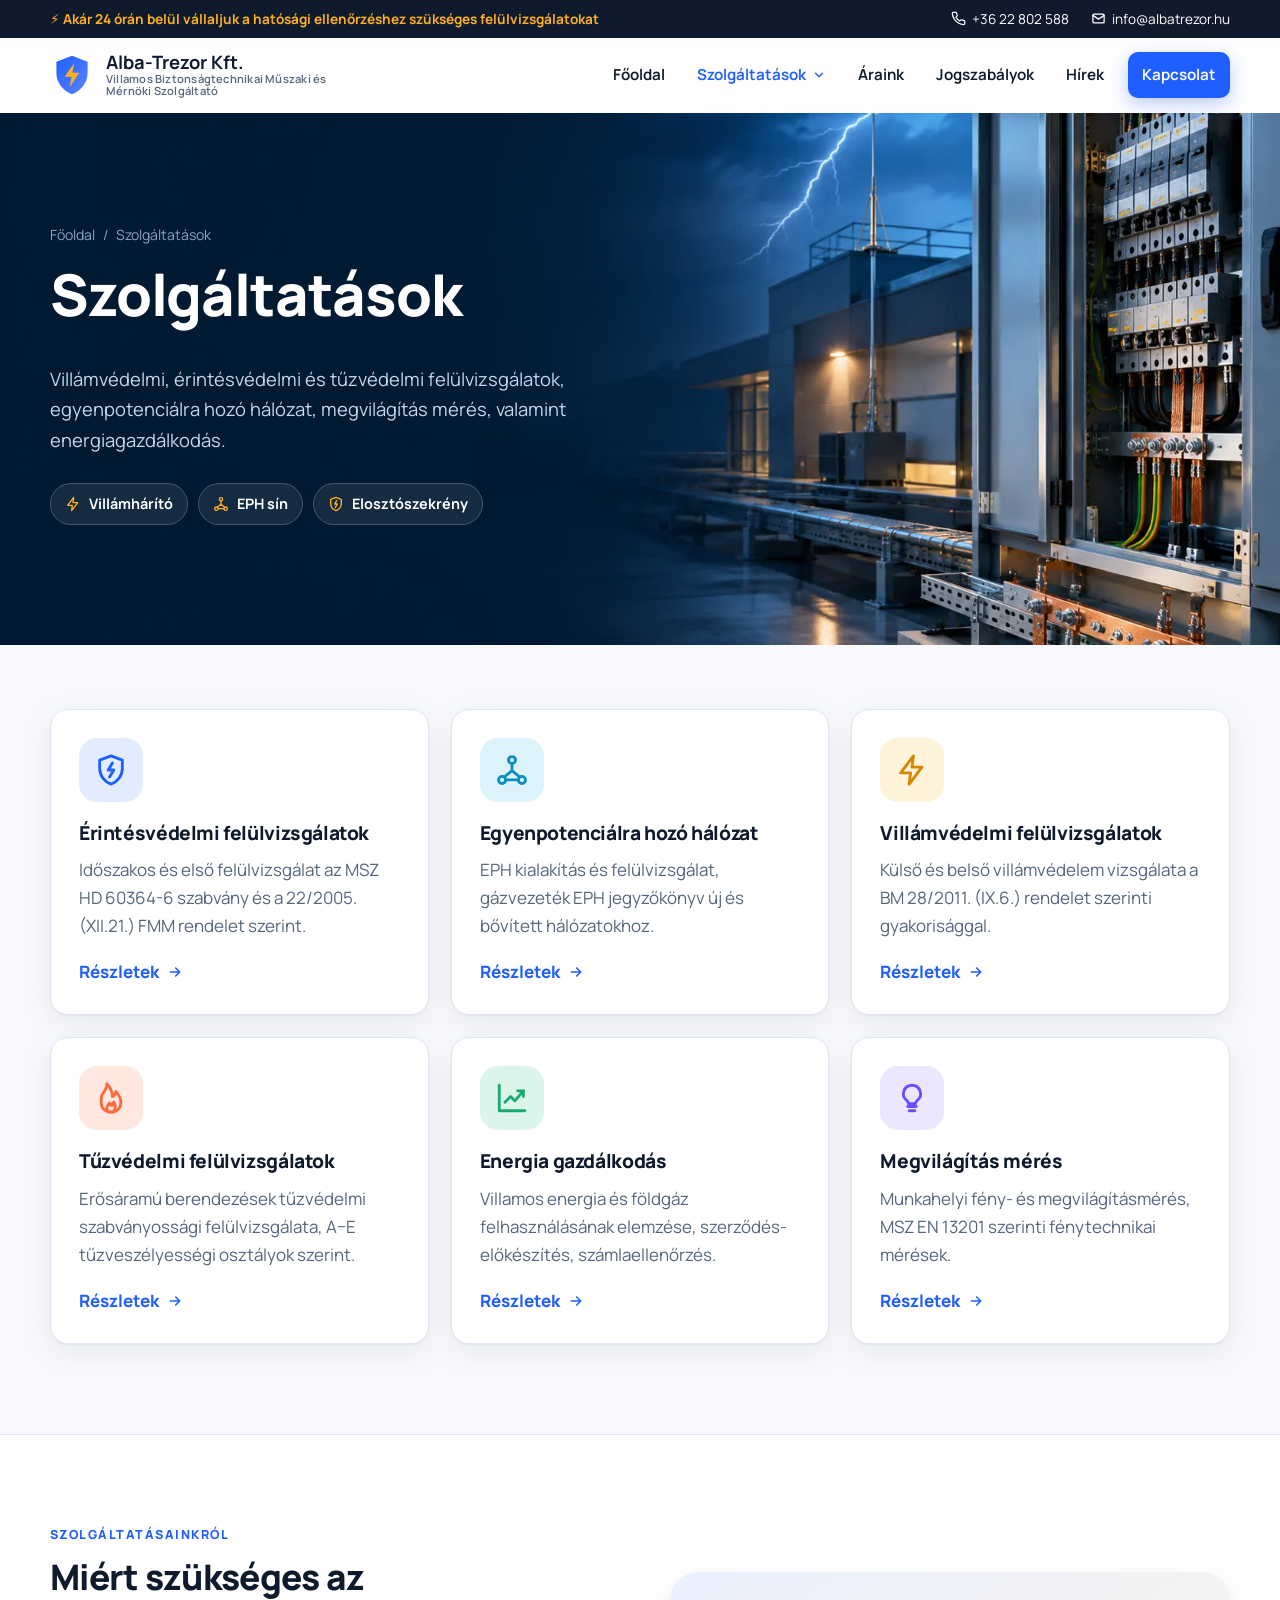
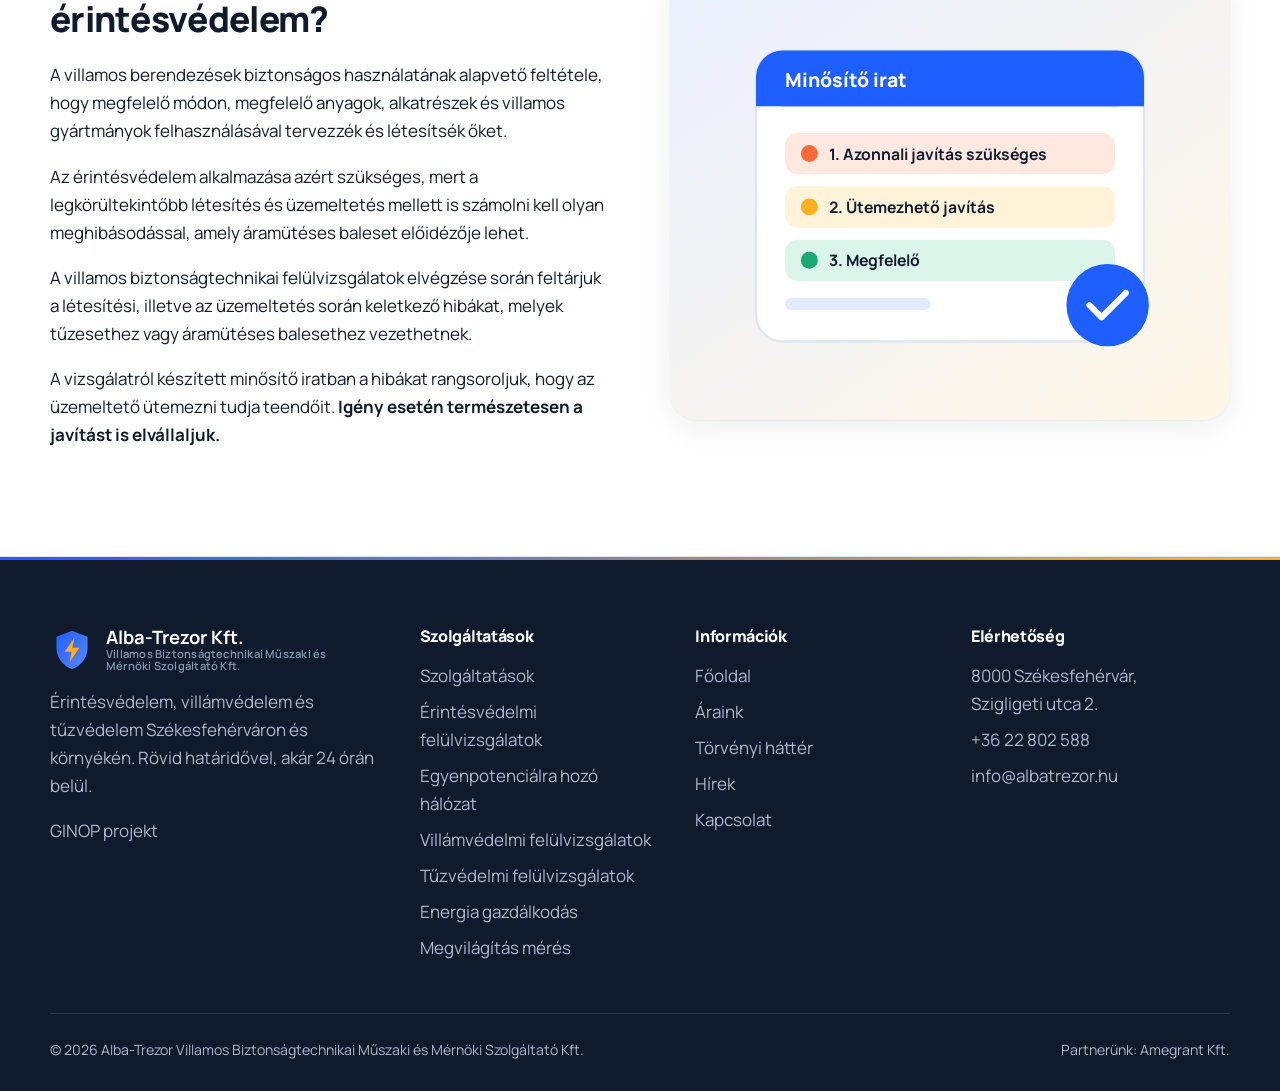
<file: szolgaltatasok.html>
<!doctype html>
<html lang="hu" class="no-js">
<head>
<meta charset="utf-8">
<meta name="viewport" content="width=device-width, initial-scale=1">
<title>Szolgáltatások | Alba-Trezor Kft.</title>
<meta name="description" content="Villámvédelmi, érintésvédelmi, tűzvédelmi felülvizsgálatok és megvilágítás mérés.">
<meta name="keywords" content="villámvédelem, érintésvédelem, tűzvédelem, EPH, megvilágítás mérés, felülvizsgálat, Székesfehérvár">
<meta name="theme-color" content="#1f5eff">
<meta property="og:title" content="Szolgáltatások | Alba-Trezor Kft.">
<meta property="og:description" content="Villámvédelmi, érintésvédelmi, tűzvédelmi felülvizsgálatok és megvilágítás mérés.">
<meta property="og:type" content="website">
<link rel="icon" href="assets/img/favicon.svg" type="image/svg+xml">
<link rel="preconnect" href="https://fonts.googleapis.com">
<link rel="preconnect" href="https://fonts.gstatic.com" crossorigin>
<link href="https://fonts.googleapis.com/css2?family=Manrope:wght@400;500;600;700;800&display=swap" rel="stylesheet">
<link rel="stylesheet" href="assets/css/style.css">
<link rel="preload" as="image" href="assets/img/services-bg.webp" type="image/webp" media="(min-width: 961px)">
</head><body>
<a class="skip" href="#main">Ugrás a tartalomra</a>
<div class="scroll-progress" aria-hidden="true"></div>
<div class="topbar"><div class="container">
<span class="badge-24">⚡ Akár 24 órán belül vállaljuk a hatósági ellenőrzéshez szükséges felülvizsgálatokat</span>
<a href="tel:+3622802588"><svg viewBox="0 0 24 24" fill="none" stroke="currentColor" stroke-width="2" stroke-linecap="round" stroke-linejoin="round"><path d="M22 16.9v3a2 2 0 01-2.2 2 19.8 19.8 0 01-8.6-3.1 19.5 19.5 0 01-6-6A19.8 19.8 0 012.1 4.2 2 2 0 014.1 2h3a2 2 0 012 1.7c.1 1 .4 1.9.7 2.8a2 2 0 01-.5 2.1L8 9.9a16 16 0 006 6l1.3-1.3a2 2 0 012.1-.4c.9.3 1.8.6 2.8.7a2 2 0 011.7 2z"/></svg>+36 22 802 588</a>
<a href="mailto:info@albatrezor.hu"><svg viewBox="0 0 24 24" fill="none" stroke="currentColor" stroke-width="2" stroke-linecap="round" stroke-linejoin="round"><rect x="3" y="5" width="18" height="14" rx="2"/><path d="M3 7l9 6 9-6"/></svg>info@albatrezor.hu</a>
</div></div>
<header class="header">
<div class="container">
<a class="logo" href="index.html" aria-label="Alba-Trezor Kft. – Főoldal"><svg class="logo-mark" viewBox="0 0 48 48" aria-hidden="true"><defs><linearGradient id="lg" x1="0" y1="0" x2="1" y2="1"><stop offset="0" stop-color="#1f5eff"/><stop offset="1" stop-color="#5b86ff"/></linearGradient></defs><path d="M24 3l17 6.5v12.2c0 10.4-7.2 19.6-17 23.3C14.2 41.3 7 32.1 7 21.7V9.5L24 3z" fill="url(#lg)"/><path class="bolt" d="M26.5 11L16 26h7.5l-2 11L32 21.5h-7.6L26.5 11z" fill="#ffb020"/></svg><span><strong>Alba-Trezor Kft.</strong><small>Villamos Biztonságtechnikai Műszaki és Mérnöki Szolgáltató</small></span></a>
<button class="burger" type="button" aria-label="Menü" aria-expanded="false" aria-controls="nav"><span></span></button>
<nav class="nav" id="nav" aria-label="Főmenü"><ul><li><a href="index.html">Főoldal</a></li><li class="has-sub active"><button class="sub-toggle" type="button" aria-expanded="false" aria-haspopup="true">Szolgáltatások<svg class="chev" viewBox="0 0 24 24" fill="none" stroke="currentColor" stroke-width="2.4" stroke-linecap="round" stroke-linejoin="round"><path d="M6 9l6 6 6-6"/></svg></button><ul class="submenu"><li><a href="szolgaltatasok.html" aria-current="page"><span class="ico t-blue"><svg viewBox="0 0 24 24" fill="none" stroke="currentColor" stroke-width="2" stroke-linecap="round" stroke-linejoin="round"><rect x="3" y="3" width="7" height="7" rx="2"/><rect x="14" y="3" width="7" height="7" rx="2"/><rect x="3" y="14" width="7" height="7" rx="2"/><rect x="14" y="14" width="7" height="7" rx="2"/></svg></span><span>Összes szolgáltatás</span></a></li><li><a href="erintesvedelmi_felulvizsgalatok.html"><span class="ico t-blue"><svg viewBox="0 0 24 24" fill="none" stroke="currentColor" stroke-width="2" stroke-linecap="round" stroke-linejoin="round"><path d="M12 2l8 3v6c0 5-3.4 9.4-8 11-4.6-1.6-8-6-8-11V5l8-3z"/><path d="M13 7l-3 5h4l-3 5"/></svg></span><span>Érintésvédelmi felülvizsgálatok</span></a></li><li><a href="egyenpotenciara_hozo_halozat.html"><span class="ico t-cyan"><svg viewBox="0 0 24 24" fill="none" stroke="currentColor" stroke-width="2" stroke-linecap="round" stroke-linejoin="round"><circle cx="12" cy="5" r="2.5"/><circle cx="5" cy="19" r="2.5"/><circle cx="19" cy="19" r="2.5"/><path d="M12 7.5v5M12 12.5L6.5 17M12 12.5l5.5 4.5M7.5 19h9"/></svg></span><span>Egyenpotenciálra hozó hálózat</span></a></li><li><a href="villamvedelmi_felulvizsgalatok.html"><span class="ico t-amber"><svg viewBox="0 0 24 24" fill="none" stroke="currentColor" stroke-width="2" stroke-linecap="round" stroke-linejoin="round"><path d="M13 2L4 14h7l-1 8 9-12h-7l1-8z"/></svg></span><span>Villámvédelmi felülvizsgálatok</span></a></li><li><a href="tuzvedelmi_felulvizsgalatok.html"><span class="ico t-red"><svg viewBox="0 0 24 24" fill="none" stroke="currentColor" stroke-width="2" stroke-linecap="round" stroke-linejoin="round"><path d="M12 22c4 0 7-2.8 7-7 0-3.2-2-5.8-3.5-7.5-.4 1.8-1.4 3-2.5 3.5C13 7.5 11.5 4.5 9 2c.3 3-1.5 5.2-3 7.2C4.8 10.8 5 12.5 5 15c0 4.2 3 7 7 7z"/><path d="M12 22c-1.7 0-3-1.3-3-3 0-1.5 1-2.5 2-3.5.3 1 1 1.6 1.8 1.8.2-1 .7-2 1.2-2.5.6 1 1 2.2 1 3.2 0 2.2-1.3 4-3 4z"/></svg></span><span>Tűzvédelmi felülvizsgálatok</span></a></li><li><a href="tervezes.html"><span class="ico t-green"><svg viewBox="0 0 24 24" fill="none" stroke="currentColor" stroke-width="2" stroke-linecap="round" stroke-linejoin="round"><path d="M3 3v18h18"/><path d="M7 15l4-4 3 3 6-7"/><path d="M16 7h4v4"/></svg></span><span>Energia gazdálkodás</span></a></li><li><a href="megvilagitas_meres.html"><span class="ico t-violet"><svg viewBox="0 0 24 24" fill="none" stroke="currentColor" stroke-width="2" stroke-linecap="round" stroke-linejoin="round"><path d="M9 18h6M10 21h4"/><path d="M12 3a6 6 0 00-3.6 10.8c.7.6 1.1 1.4 1.1 2.2h5c0-.8.4-1.6 1.1-2.2A6 6 0 0012 3z"/></svg></span><span>Megvilágítás mérés</span></a></li></ul></li><li><a href="araink.html">Áraink</a></li><li><a href="torvenyi_hatter.html">Jogszabályok</a></li><li><a href="hirek.html">Hírek</a></li><li><a href="kapcsolat.html" class="cta">Kapcsolat</a></li></ul></nav>
</div>
</header>
<main id="main"><section class="photo-hero">
<div class="photo-hero-bg" aria-hidden="true"></div>
<div class="hero-flash photo-flash" aria-hidden="true"></div>
<div class="container">
<nav class="crumbs" aria-label="Morzsamenü"><a href="index.html">Főoldal</a><span>/</span><span>Szolgáltatások</span></nav>
<h1 class="reveal">Szolgáltatások</h1>
<p class="lead reveal" style="--d:.1s">Villámvédelmi, érintésvédelmi és tűzvédelmi felülvizsgálatok, egyenpotenciálra hozó hálózat, megvilágítás mérés, valamint energiagazdálkodás.</p>
<ul class="photo-tags reveal" style="--d:.2s"><li><svg viewBox="0 0 24 24" fill="none" stroke="currentColor" stroke-width="2" stroke-linecap="round" stroke-linejoin="round"><path d="M13 2L4 14h7l-1 8 9-12h-7l1-8z"/></svg>Villámhárító</li><li><svg viewBox="0 0 24 24" fill="none" stroke="currentColor" stroke-width="2" stroke-linecap="round" stroke-linejoin="round"><circle cx="12" cy="5" r="2.5"/><circle cx="5" cy="19" r="2.5"/><circle cx="19" cy="19" r="2.5"/><path d="M12 7.5v5M12 12.5L6.5 17M12 12.5l5.5 4.5M7.5 19h9"/></svg>EPH sín</li><li><svg viewBox="0 0 24 24" fill="none" stroke="currentColor" stroke-width="2" stroke-linecap="round" stroke-linejoin="round"><path d="M12 2l8 3v6c0 5-3.4 9.4-8 11-4.6-1.6-8-6-8-11V5l8-3z"/><path d="M13 7l-3 5h4l-3 5"/></svg>Elosztószekrény</li></ul>
</div>
</section>
<section class="section" style="padding-top:64px">
<div class="container">
<div class="cards"><a class="card reveal" style="--d:0.00s" href="erintesvedelmi_felulvizsgalatok.html"><div class="icon-wrap t-blue"><svg viewBox="0 0 24 24" fill="none" stroke="currentColor" stroke-width="2" stroke-linecap="round" stroke-linejoin="round"><path d="M12 2l8 3v6c0 5-3.4 9.4-8 11-4.6-1.6-8-6-8-11V5l8-3z"/><path d="M13 7l-3 5h4l-3 5"/></svg></div><h3>Érintésvédelmi felülvizsgálatok</h3><p>Időszakos és első felülvizsgálat az MSZ HD 60364-6 szabvány és a 22/2005. (XII.21.) FMM rendelet szerint.</p><span class="more">Részletek <svg viewBox="0 0 24 24" fill="none" stroke="currentColor" stroke-width="2.4" stroke-linecap="round" stroke-linejoin="round"><path d="M5 12h14M13 6l6 6-6 6"/></svg></span></a><a class="card reveal" style="--d:0.08s" href="egyenpotenciara_hozo_halozat.html"><div class="icon-wrap t-cyan"><svg viewBox="0 0 24 24" fill="none" stroke="currentColor" stroke-width="2" stroke-linecap="round" stroke-linejoin="round"><circle cx="12" cy="5" r="2.5"/><circle cx="5" cy="19" r="2.5"/><circle cx="19" cy="19" r="2.5"/><path d="M12 7.5v5M12 12.5L6.5 17M12 12.5l5.5 4.5M7.5 19h9"/></svg></div><h3>Egyenpotenciálra hozó hálózat</h3><p>EPH kialakítás és felülvizsgálat, gázvezeték EPH jegyzőkönyv új és bővített hálózatokhoz.</p><span class="more">Részletek <svg viewBox="0 0 24 24" fill="none" stroke="currentColor" stroke-width="2.4" stroke-linecap="round" stroke-linejoin="round"><path d="M5 12h14M13 6l6 6-6 6"/></svg></span></a><a class="card reveal" style="--d:0.16s" href="villamvedelmi_felulvizsgalatok.html"><div class="icon-wrap t-amber"><svg viewBox="0 0 24 24" fill="none" stroke="currentColor" stroke-width="2" stroke-linecap="round" stroke-linejoin="round"><path d="M13 2L4 14h7l-1 8 9-12h-7l1-8z"/></svg></div><h3>Villámvédelmi felülvizsgálatok</h3><p>Külső és belső villámvédelem vizsgálata a BM 28/2011. (IX.6.) rendelet szerinti gyakorisággal.</p><span class="more">Részletek <svg viewBox="0 0 24 24" fill="none" stroke="currentColor" stroke-width="2.4" stroke-linecap="round" stroke-linejoin="round"><path d="M5 12h14M13 6l6 6-6 6"/></svg></span></a><a class="card reveal" style="--d:0.24s" href="tuzvedelmi_felulvizsgalatok.html"><div class="icon-wrap t-red"><svg viewBox="0 0 24 24" fill="none" stroke="currentColor" stroke-width="2" stroke-linecap="round" stroke-linejoin="round"><path d="M12 22c4 0 7-2.8 7-7 0-3.2-2-5.8-3.5-7.5-.4 1.8-1.4 3-2.5 3.5C13 7.5 11.5 4.5 9 2c.3 3-1.5 5.2-3 7.2C4.8 10.8 5 12.5 5 15c0 4.2 3 7 7 7z"/><path d="M12 22c-1.7 0-3-1.3-3-3 0-1.5 1-2.5 2-3.5.3 1 1 1.6 1.8 1.8.2-1 .7-2 1.2-2.5.6 1 1 2.2 1 3.2 0 2.2-1.3 4-3 4z"/></svg></div><h3>Tűzvédelmi felülvizsgálatok</h3><p>Erősáramú berendezések tűzvédelmi szabványossági felülvizsgálata, A–E tűzveszélyességi osztályok szerint.</p><span class="more">Részletek <svg viewBox="0 0 24 24" fill="none" stroke="currentColor" stroke-width="2.4" stroke-linecap="round" stroke-linejoin="round"><path d="M5 12h14M13 6l6 6-6 6"/></svg></span></a><a class="card reveal" style="--d:0.32s" href="tervezes.html"><div class="icon-wrap t-green"><svg viewBox="0 0 24 24" fill="none" stroke="currentColor" stroke-width="2" stroke-linecap="round" stroke-linejoin="round"><path d="M3 3v18h18"/><path d="M7 15l4-4 3 3 6-7"/><path d="M16 7h4v4"/></svg></div><h3>Energia gazdálkodás</h3><p>Villamos energia és földgáz felhasználásának elemzése, szerződés-előkészítés, számlaellenőrzés.</p><span class="more">Részletek <svg viewBox="0 0 24 24" fill="none" stroke="currentColor" stroke-width="2.4" stroke-linecap="round" stroke-linejoin="round"><path d="M5 12h14M13 6l6 6-6 6"/></svg></span></a><a class="card reveal" style="--d:0.40s" href="megvilagitas_meres.html"><div class="icon-wrap t-violet"><svg viewBox="0 0 24 24" fill="none" stroke="currentColor" stroke-width="2" stroke-linecap="round" stroke-linejoin="round"><path d="M9 18h6M10 21h4"/><path d="M12 3a6 6 0 00-3.6 10.8c.7.6 1.1 1.4 1.1 2.2h5c0-.8.4-1.6 1.1-2.2A6 6 0 0012 3z"/></svg></div><h3>Megvilágítás mérés</h3><p>Munkahelyi fény- és megvilágításmérés, MSZ EN 13201 szerinti fénytechnikai mérések.</p><span class="more">Részletek <svg viewBox="0 0 24 24" fill="none" stroke="currentColor" stroke-width="2.4" stroke-linecap="round" stroke-linejoin="round"><path d="M5 12h14M13 6l6 6-6 6"/></svg></span></a></div>
</div></section>
<section class="section alt">
<div class="container split">
<div class="reveal from-left">
<span class="kicker">Szolgáltatásainkról</span>
<h2>Miért szükséges az érintésvédelem?</h2>
<p>A villamos berendezések biztonságos használatának alapvető feltétele, hogy megfelelő módon, megfelelő anyagok, alkatrészek és villamos gyártmányok felhasználásával tervezzék és létesítsék őket.</p>
<p>Az érintésvédelem alkalmazása azért szükséges, mert a legkörültekintőbb létesítés és üzemeltetés mellett is számolni kell olyan meghibásodással, amely áramütéses baleset előidézője lehet.</p>
<p>A villamos biztonságtechnikai felülvizsgálatok elvégzése során feltárjuk a létesítési, illetve az üzemeltetés során keletkező hibákat, melyek tűzesethez vagy áramütéses balesethez vezethetnek.</p>
<p>A vizsgálatról készített minősítő iratban a hibákat rangsoroljuk, hogy az üzemeltető ütemezni tudja teendőit. <strong>Igény esetén természetesen a javítást is elvállaljuk.</strong></p>
</div>
<div class="feature-art reveal from-right"><svg viewBox="0 0 400 320" aria-hidden="true">
<rect x="40" y="40" width="320" height="240" rx="22" fill="#fff" stroke="#dfe6f1" stroke-width="2"/>
<rect x="40" y="40" width="320" height="46" rx="22" fill="#1f5eff"/><rect x="40" y="64" width="320" height="22" fill="#1f5eff"/>
<text x="64" y="70" font-family="Manrope, sans-serif" font-weight="800" font-size="16" fill="#fff">Minősítő irat</text>
<g font-family="Manrope, sans-serif" font-size="13" font-weight="700">
<g class="reveal-row"><rect x="64" y="108" width="272" height="34" rx="10" fill="#ffe8e0"/><circle cx="84" cy="125" r="7" fill="#ff6a3d"/><text x="100" y="130" fill="#0f1b2d">1. Azonnali javítás szükséges</text></g>
<g><rect x="64" y="152" width="272" height="34" rx="10" fill="#fff3d9"/><circle cx="84" cy="169" r="7" fill="#ffb020"/><text x="100" y="174" fill="#0f1b2d">2. Ütemezhető javítás</text></g>
<g><rect x="64" y="196" width="272" height="34" rx="10" fill="#dcf5ea"/><circle cx="84" cy="213" r="7" fill="#19a974"/><text x="100" y="218" fill="#0f1b2d">3. Megfelelő</text></g>
</g>
<rect x="64" y="244" width="120" height="10" rx="5" fill="#e3ecff"/>
<g class="bob"><circle cx="330" cy="250" r="34" fill="#1f5eff"/><path d="M315 250l10 10 20-20" fill="none" stroke="#fff" stroke-width="5" stroke-linecap="round" stroke-linejoin="round"/></g>
</svg></div>
</div></section></main>
<footer class="footer">
<div class="container">
<div class="footer-grid">
<div>
<a class="logo" href="index.html"><svg class="logo-mark" viewBox="0 0 48 48" aria-hidden="true"><defs><linearGradient id="lg" x1="0" y1="0" x2="1" y2="1"><stop offset="0" stop-color="#1f5eff"/><stop offset="1" stop-color="#5b86ff"/></linearGradient></defs><path d="M24 3l17 6.5v12.2c0 10.4-7.2 19.6-17 23.3C14.2 41.3 7 32.1 7 21.7V9.5L24 3z" fill="url(#lg)"/><path class="bolt" d="M26.5 11L16 26h7.5l-2 11L32 21.5h-7.6L26.5 11z" fill="#ffb020"/></svg><span><strong>Alba-Trezor Kft.</strong><small>Villamos Biztonságtechnikai Műszaki és Mérnöki Szolgáltató Kft.</small></span></a>
<p>Érintésvédelem, villámvédelem és tűzvédelem Székesfehérváron és környékén. Rövid határidővel, akár 24 órán belül.</p>
<a class="ginop-link" href="ginop.html">GINOP projekt</a>
</div>
<div><h4>Szolgáltatások</h4><ul><li><a href="szolgaltatasok.html">Szolgáltatások</a></li><li><a href="erintesvedelmi_felulvizsgalatok.html">Érintésvédelmi felülvizsgálatok</a></li><li><a href="egyenpotenciara_hozo_halozat.html">Egyenpotenciálra hozó hálózat</a></li><li><a href="villamvedelmi_felulvizsgalatok.html">Villámvédelmi felülvizsgálatok</a></li><li><a href="tuzvedelmi_felulvizsgalatok.html">Tűzvédelmi felülvizsgálatok</a></li><li><a href="tervezes.html">Energia gazdálkodás</a></li><li><a href="megvilagitas_meres.html">Megvilágítás mérés</a></li></ul></div>
<div><h4>Információk</h4><ul>
<li><a href="index.html">Főoldal</a></li>
<li><a href="araink.html">Áraink</a></li>
<li><a href="torvenyi_hatter.html">Törvényi háttér</a></li>
<li><a href="hirek.html">Hírek</a></li>
<li><a href="kapcsolat.html">Kapcsolat</a></li>
</ul></div>
<div><h4>Elérhetőség</h4><ul>
<li>8000 Székesfehérvár,<br>Szigligeti utca 2.</li>
<li><a href="tel:+3622802588">+36 22 802 588</a></li>
<li><a href="mailto:info@albatrezor.hu">info@albatrezor.hu</a></li>
</ul></div>
</div>
<div class="footer-bottom">
<span>© <span data-year>2026</span> Alba-Trezor Villamos Biztonságtechnikai Műszaki és Mérnöki Szolgáltató Kft.</span>
<span>Partnerünk: <a href="http://www.amegrant.hu/" target="_blank" rel="noopener">Amegrant Kft.</a></span>
</div>
</div>
</footer>
<button class="to-top" type="button" aria-label="Vissza az oldal tetejére"><svg viewBox="0 0 24 24" fill="none" stroke="currentColor" stroke-width="2.4" stroke-linecap="round" stroke-linejoin="round"><path d="M12 19V5M6 11l6-6 6 6"/></svg></button>
<script src="assets/js/main.js" defer></script>
</body>
</html>
</file>
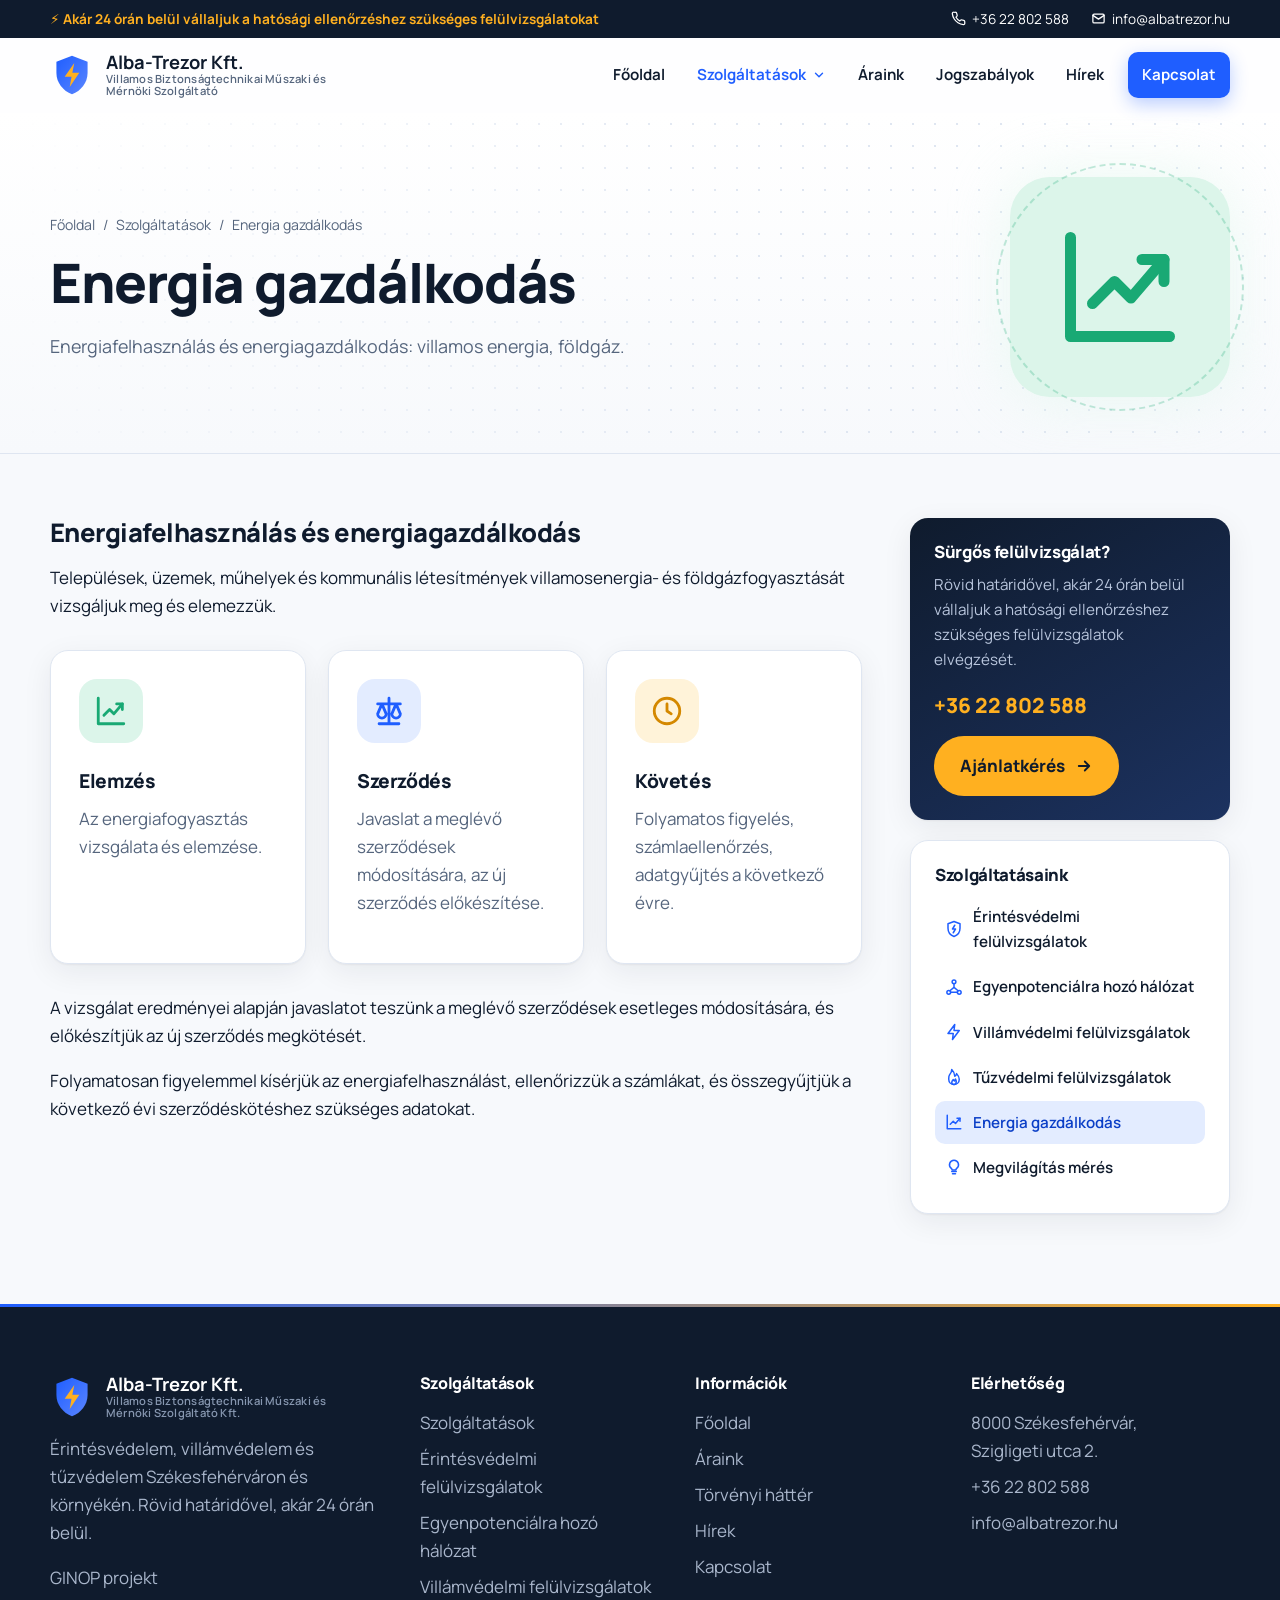
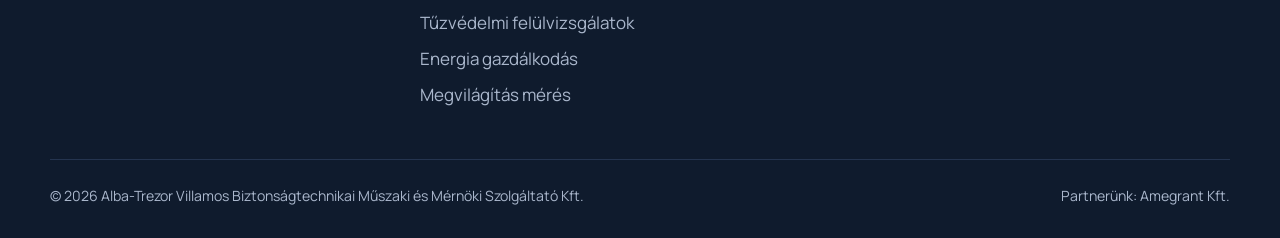
<file: tervezes.html>
<!doctype html>
<html lang="hu" class="no-js">
<head>
<meta charset="utf-8">
<meta name="viewport" content="width=device-width, initial-scale=1">
<title>Energia gazdálkodás | Alba-Trezor Kft.</title>
<meta name="description" content="Energiafelhasználás és energiagazdálkodás: villamos energia, földgáz.">
<meta name="keywords" content="villámvédelem, érintésvédelem, tűzvédelem, EPH, megvilágítás mérés, felülvizsgálat, Székesfehérvár">
<meta name="theme-color" content="#1f5eff">
<meta property="og:title" content="Energia gazdálkodás | Alba-Trezor Kft.">
<meta property="og:description" content="Energiafelhasználás és energiagazdálkodás: villamos energia, földgáz.">
<meta property="og:type" content="website">
<link rel="icon" href="assets/img/favicon.svg" type="image/svg+xml">
<link rel="preconnect" href="https://fonts.googleapis.com">
<link rel="preconnect" href="https://fonts.gstatic.com" crossorigin>
<link href="https://fonts.googleapis.com/css2?family=Manrope:wght@400;500;600;700;800&display=swap" rel="stylesheet">
<link rel="stylesheet" href="assets/css/style.css">
</head><body>
<a class="skip" href="#main">Ugrás a tartalomra</a>
<div class="scroll-progress" aria-hidden="true"></div>
<div class="topbar"><div class="container">
<span class="badge-24">⚡ Akár 24 órán belül vállaljuk a hatósági ellenőrzéshez szükséges felülvizsgálatokat</span>
<a href="tel:+3622802588"><svg viewBox="0 0 24 24" fill="none" stroke="currentColor" stroke-width="2" stroke-linecap="round" stroke-linejoin="round"><path d="M22 16.9v3a2 2 0 01-2.2 2 19.8 19.8 0 01-8.6-3.1 19.5 19.5 0 01-6-6A19.8 19.8 0 012.1 4.2 2 2 0 014.1 2h3a2 2 0 012 1.7c.1 1 .4 1.9.7 2.8a2 2 0 01-.5 2.1L8 9.9a16 16 0 006 6l1.3-1.3a2 2 0 012.1-.4c.9.3 1.8.6 2.8.7a2 2 0 011.7 2z"/></svg>+36 22 802 588</a>
<a href="mailto:info@albatrezor.hu"><svg viewBox="0 0 24 24" fill="none" stroke="currentColor" stroke-width="2" stroke-linecap="round" stroke-linejoin="round"><rect x="3" y="5" width="18" height="14" rx="2"/><path d="M3 7l9 6 9-6"/></svg>info@albatrezor.hu</a>
</div></div>
<header class="header">
<div class="container">
<a class="logo" href="index.html" aria-label="Alba-Trezor Kft. – Főoldal"><svg class="logo-mark" viewBox="0 0 48 48" aria-hidden="true"><defs><linearGradient id="lg" x1="0" y1="0" x2="1" y2="1"><stop offset="0" stop-color="#1f5eff"/><stop offset="1" stop-color="#5b86ff"/></linearGradient></defs><path d="M24 3l17 6.5v12.2c0 10.4-7.2 19.6-17 23.3C14.2 41.3 7 32.1 7 21.7V9.5L24 3z" fill="url(#lg)"/><path class="bolt" d="M26.5 11L16 26h7.5l-2 11L32 21.5h-7.6L26.5 11z" fill="#ffb020"/></svg><span><strong>Alba-Trezor Kft.</strong><small>Villamos Biztonságtechnikai Műszaki és Mérnöki Szolgáltató</small></span></a>
<button class="burger" type="button" aria-label="Menü" aria-expanded="false" aria-controls="nav"><span></span></button>
<nav class="nav" id="nav" aria-label="Főmenü"><ul><li><a href="index.html">Főoldal</a></li><li class="has-sub active"><button class="sub-toggle" type="button" aria-expanded="false" aria-haspopup="true">Szolgáltatások<svg class="chev" viewBox="0 0 24 24" fill="none" stroke="currentColor" stroke-width="2.4" stroke-linecap="round" stroke-linejoin="round"><path d="M6 9l6 6 6-6"/></svg></button><ul class="submenu"><li><a href="szolgaltatasok.html"><span class="ico t-blue"><svg viewBox="0 0 24 24" fill="none" stroke="currentColor" stroke-width="2" stroke-linecap="round" stroke-linejoin="round"><rect x="3" y="3" width="7" height="7" rx="2"/><rect x="14" y="3" width="7" height="7" rx="2"/><rect x="3" y="14" width="7" height="7" rx="2"/><rect x="14" y="14" width="7" height="7" rx="2"/></svg></span><span>Összes szolgáltatás</span></a></li><li><a href="erintesvedelmi_felulvizsgalatok.html"><span class="ico t-blue"><svg viewBox="0 0 24 24" fill="none" stroke="currentColor" stroke-width="2" stroke-linecap="round" stroke-linejoin="round"><path d="M12 2l8 3v6c0 5-3.4 9.4-8 11-4.6-1.6-8-6-8-11V5l8-3z"/><path d="M13 7l-3 5h4l-3 5"/></svg></span><span>Érintésvédelmi felülvizsgálatok</span></a></li><li><a href="egyenpotenciara_hozo_halozat.html"><span class="ico t-cyan"><svg viewBox="0 0 24 24" fill="none" stroke="currentColor" stroke-width="2" stroke-linecap="round" stroke-linejoin="round"><circle cx="12" cy="5" r="2.5"/><circle cx="5" cy="19" r="2.5"/><circle cx="19" cy="19" r="2.5"/><path d="M12 7.5v5M12 12.5L6.5 17M12 12.5l5.5 4.5M7.5 19h9"/></svg></span><span>Egyenpotenciálra hozó hálózat</span></a></li><li><a href="villamvedelmi_felulvizsgalatok.html"><span class="ico t-amber"><svg viewBox="0 0 24 24" fill="none" stroke="currentColor" stroke-width="2" stroke-linecap="round" stroke-linejoin="round"><path d="M13 2L4 14h7l-1 8 9-12h-7l1-8z"/></svg></span><span>Villámvédelmi felülvizsgálatok</span></a></li><li><a href="tuzvedelmi_felulvizsgalatok.html"><span class="ico t-red"><svg viewBox="0 0 24 24" fill="none" stroke="currentColor" stroke-width="2" stroke-linecap="round" stroke-linejoin="round"><path d="M12 22c4 0 7-2.8 7-7 0-3.2-2-5.8-3.5-7.5-.4 1.8-1.4 3-2.5 3.5C13 7.5 11.5 4.5 9 2c.3 3-1.5 5.2-3 7.2C4.8 10.8 5 12.5 5 15c0 4.2 3 7 7 7z"/><path d="M12 22c-1.7 0-3-1.3-3-3 0-1.5 1-2.5 2-3.5.3 1 1 1.6 1.8 1.8.2-1 .7-2 1.2-2.5.6 1 1 2.2 1 3.2 0 2.2-1.3 4-3 4z"/></svg></span><span>Tűzvédelmi felülvizsgálatok</span></a></li><li><a href="tervezes.html" aria-current="page"><span class="ico t-green"><svg viewBox="0 0 24 24" fill="none" stroke="currentColor" stroke-width="2" stroke-linecap="round" stroke-linejoin="round"><path d="M3 3v18h18"/><path d="M7 15l4-4 3 3 6-7"/><path d="M16 7h4v4"/></svg></span><span>Energia gazdálkodás</span></a></li><li><a href="megvilagitas_meres.html"><span class="ico t-violet"><svg viewBox="0 0 24 24" fill="none" stroke="currentColor" stroke-width="2" stroke-linecap="round" stroke-linejoin="round"><path d="M9 18h6M10 21h4"/><path d="M12 3a6 6 0 00-3.6 10.8c.7.6 1.1 1.4 1.1 2.2h5c0-.8.4-1.6 1.1-2.2A6 6 0 0012 3z"/></svg></span><span>Megvilágítás mérés</span></a></li></ul></li><li><a href="araink.html">Áraink</a></li><li><a href="torvenyi_hatter.html">Jogszabályok</a></li><li><a href="hirek.html">Hírek</a></li><li><a href="kapcsolat.html" class="cta">Kapcsolat</a></li></ul></nav>
</div>
</header>
<main id="main"><section class="page-hero"><div class="container">
<div><nav class="crumbs" aria-label="Morzsamenü"><a href="index.html">Főoldal</a><span>/</span><a href="szolgaltatasok.html">Szolgáltatások</a><span>/</span><span>Energia gazdálkodás</span></nav>
<h1 class="reveal">Energia gazdálkodás</h1>
<p class="lead reveal" style="--d:.1s">Energiafelhasználás és energiagazdálkodás: villamos energia, földgáz.</p></div>
<div class="page-art t-green reveal zoom" aria-hidden="true"><span class="ring"></span><svg viewBox="0 0 24 24" fill="none" stroke="currentColor" stroke-width="2" stroke-linecap="round" stroke-linejoin="round"><path d="M3 3v18h18"/><path d="M7 15l4-4 3 3 6-7"/><path d="M16 7h4v4"/></svg></div>
</div></section><div class="container content-grid"><article class="prose">
<h2 class="reveal">Energiafelhasználás és energiagazdálkodás</h2>
<p class="reveal">Települések, üzemek, műhelyek és kommunális létesítmények villamosenergia- és földgázfogyasztását vizsgáljuk meg és elemezzük.</p>
<div class="cards" style="grid-template-columns:repeat(auto-fit,minmax(200px,1fr));margin:30px 0">
<div class="card reveal"><div class="icon-wrap t-green"><svg viewBox="0 0 24 24" fill="none" stroke="currentColor" stroke-width="2" stroke-linecap="round" stroke-linejoin="round"><path d="M3 3v18h18"/><path d="M7 15l4-4 3 3 6-7"/><path d="M16 7h4v4"/></svg></div><h3>Elemzés</h3><p>Az energiafogyasztás vizsgálata és elemzése.</p></div>
<div class="card reveal" style="--d:.1s"><div class="icon-wrap t-blue"><svg viewBox="0 0 24 24" fill="none" stroke="currentColor" stroke-width="2" stroke-linecap="round" stroke-linejoin="round"><path d="M12 3v18M5 21h14M4 7h16M7 7l-3 7a3 3 0 006 0L7 7zM17 7l-3 7a3 3 0 006 0l-3-7z"/></svg></div><h3>Szerződés</h3><p>Javaslat a meglévő szerződések módosítására, az új szerződés előkészítése.</p></div>
<div class="card reveal" style="--d:.2s"><div class="icon-wrap t-amber"><svg viewBox="0 0 24 24" fill="none" stroke="currentColor" stroke-width="2" stroke-linecap="round" stroke-linejoin="round"><circle cx="12" cy="12" r="9"/><path d="M12 7v5l3 2"/></svg></div><h3>Követés</h3><p>Folyamatos figyelés, számlaellenőrzés, adatgyűjtés a következő évre.</p></div>
</div>
<p class="reveal">A vizsgálat eredményei alapján javaslatot teszünk a meglévő szerződések esetleges módosítására, és előkészítjük az új szerződés megkötését.</p>
<p class="reveal">Folyamatosan figyelemmel kísérjük az energiafelhasználást, ellenőrizzük a számlákat, és összegyűjtjük a következő évi szerződéskötéshez szükséges adatokat.</p>
</article><aside class="sidebar">
<div class="side-card side-cta reveal from-right">
<h3>Sürgős felülvizsgálat?</h3>
<p>Rövid határidővel, akár 24 órán belül vállaljuk a hatósági ellenőrzéshez szükséges felülvizsgálatok elvégzését.</p>
<a class="tel" href="tel:+3622802588">+36 22 802 588</a>
<a class="btn btn-spark" href="kapcsolat.html">Ajánlatkérés <svg viewBox="0 0 24 24" fill="none" stroke="currentColor" stroke-width="2.4" stroke-linecap="round" stroke-linejoin="round"><path d="M5 12h14M13 6l6 6-6 6"/></svg></a>
</div>
<div class="side-card reveal from-right" style="--d:.1s">
<h3>Szolgáltatásaink</h3>
<ul><li><a href="erintesvedelmi_felulvizsgalatok.html"><svg viewBox="0 0 24 24" fill="none" stroke="currentColor" stroke-width="2" stroke-linecap="round" stroke-linejoin="round"><path d="M12 2l8 3v6c0 5-3.4 9.4-8 11-4.6-1.6-8-6-8-11V5l8-3z"/><path d="M13 7l-3 5h4l-3 5"/></svg>Érintésvédelmi felülvizsgálatok</a></li><li><a href="egyenpotenciara_hozo_halozat.html"><svg viewBox="0 0 24 24" fill="none" stroke="currentColor" stroke-width="2" stroke-linecap="round" stroke-linejoin="round"><circle cx="12" cy="5" r="2.5"/><circle cx="5" cy="19" r="2.5"/><circle cx="19" cy="19" r="2.5"/><path d="M12 7.5v5M12 12.5L6.5 17M12 12.5l5.5 4.5M7.5 19h9"/></svg>Egyenpotenciálra hozó hálózat</a></li><li><a href="villamvedelmi_felulvizsgalatok.html"><svg viewBox="0 0 24 24" fill="none" stroke="currentColor" stroke-width="2" stroke-linecap="round" stroke-linejoin="round"><path d="M13 2L4 14h7l-1 8 9-12h-7l1-8z"/></svg>Villámvédelmi felülvizsgálatok</a></li><li><a href="tuzvedelmi_felulvizsgalatok.html"><svg viewBox="0 0 24 24" fill="none" stroke="currentColor" stroke-width="2" stroke-linecap="round" stroke-linejoin="round"><path d="M12 22c4 0 7-2.8 7-7 0-3.2-2-5.8-3.5-7.5-.4 1.8-1.4 3-2.5 3.5C13 7.5 11.5 4.5 9 2c.3 3-1.5 5.2-3 7.2C4.8 10.8 5 12.5 5 15c0 4.2 3 7 7 7z"/><path d="M12 22c-1.7 0-3-1.3-3-3 0-1.5 1-2.5 2-3.5.3 1 1 1.6 1.8 1.8.2-1 .7-2 1.2-2.5.6 1 1 2.2 1 3.2 0 2.2-1.3 4-3 4z"/></svg>Tűzvédelmi felülvizsgálatok</a></li><li><a href="tervezes.html" aria-current="page"><svg viewBox="0 0 24 24" fill="none" stroke="currentColor" stroke-width="2" stroke-linecap="round" stroke-linejoin="round"><path d="M3 3v18h18"/><path d="M7 15l4-4 3 3 6-7"/><path d="M16 7h4v4"/></svg>Energia gazdálkodás</a></li><li><a href="megvilagitas_meres.html"><svg viewBox="0 0 24 24" fill="none" stroke="currentColor" stroke-width="2" stroke-linecap="round" stroke-linejoin="round"><path d="M9 18h6M10 21h4"/><path d="M12 3a6 6 0 00-3.6 10.8c.7.6 1.1 1.4 1.1 2.2h5c0-.8.4-1.6 1.1-2.2A6 6 0 0012 3z"/></svg>Megvilágítás mérés</a></li></ul>
</div>
</aside></div></main>
<footer class="footer">
<div class="container">
<div class="footer-grid">
<div>
<a class="logo" href="index.html"><svg class="logo-mark" viewBox="0 0 48 48" aria-hidden="true"><defs><linearGradient id="lg" x1="0" y1="0" x2="1" y2="1"><stop offset="0" stop-color="#1f5eff"/><stop offset="1" stop-color="#5b86ff"/></linearGradient></defs><path d="M24 3l17 6.5v12.2c0 10.4-7.2 19.6-17 23.3C14.2 41.3 7 32.1 7 21.7V9.5L24 3z" fill="url(#lg)"/><path class="bolt" d="M26.5 11L16 26h7.5l-2 11L32 21.5h-7.6L26.5 11z" fill="#ffb020"/></svg><span><strong>Alba-Trezor Kft.</strong><small>Villamos Biztonságtechnikai Műszaki és Mérnöki Szolgáltató Kft.</small></span></a>
<p>Érintésvédelem, villámvédelem és tűzvédelem Székesfehérváron és környékén. Rövid határidővel, akár 24 órán belül.</p>
<a class="ginop-link" href="ginop.html">GINOP projekt</a>
</div>
<div><h4>Szolgáltatások</h4><ul><li><a href="szolgaltatasok.html">Szolgáltatások</a></li><li><a href="erintesvedelmi_felulvizsgalatok.html">Érintésvédelmi felülvizsgálatok</a></li><li><a href="egyenpotenciara_hozo_halozat.html">Egyenpotenciálra hozó hálózat</a></li><li><a href="villamvedelmi_felulvizsgalatok.html">Villámvédelmi felülvizsgálatok</a></li><li><a href="tuzvedelmi_felulvizsgalatok.html">Tűzvédelmi felülvizsgálatok</a></li><li><a href="tervezes.html">Energia gazdálkodás</a></li><li><a href="megvilagitas_meres.html">Megvilágítás mérés</a></li></ul></div>
<div><h4>Információk</h4><ul>
<li><a href="index.html">Főoldal</a></li>
<li><a href="araink.html">Áraink</a></li>
<li><a href="torvenyi_hatter.html">Törvényi háttér</a></li>
<li><a href="hirek.html">Hírek</a></li>
<li><a href="kapcsolat.html">Kapcsolat</a></li>
</ul></div>
<div><h4>Elérhetőség</h4><ul>
<li>8000 Székesfehérvár,<br>Szigligeti utca 2.</li>
<li><a href="tel:+3622802588">+36 22 802 588</a></li>
<li><a href="mailto:info@albatrezor.hu">info@albatrezor.hu</a></li>
</ul></div>
</div>
<div class="footer-bottom">
<span>© <span data-year>2026</span> Alba-Trezor Villamos Biztonságtechnikai Műszaki és Mérnöki Szolgáltató Kft.</span>
<span>Partnerünk: <a href="http://www.amegrant.hu/" target="_blank" rel="noopener">Amegrant Kft.</a></span>
</div>
</div>
</footer>
<button class="to-top" type="button" aria-label="Vissza az oldal tetejére"><svg viewBox="0 0 24 24" fill="none" stroke="currentColor" stroke-width="2.4" stroke-linecap="round" stroke-linejoin="round"><path d="M12 19V5M6 11l6-6 6 6"/></svg></button>
<script src="assets/js/main.js" defer></script>
</body>
</html>
</file>
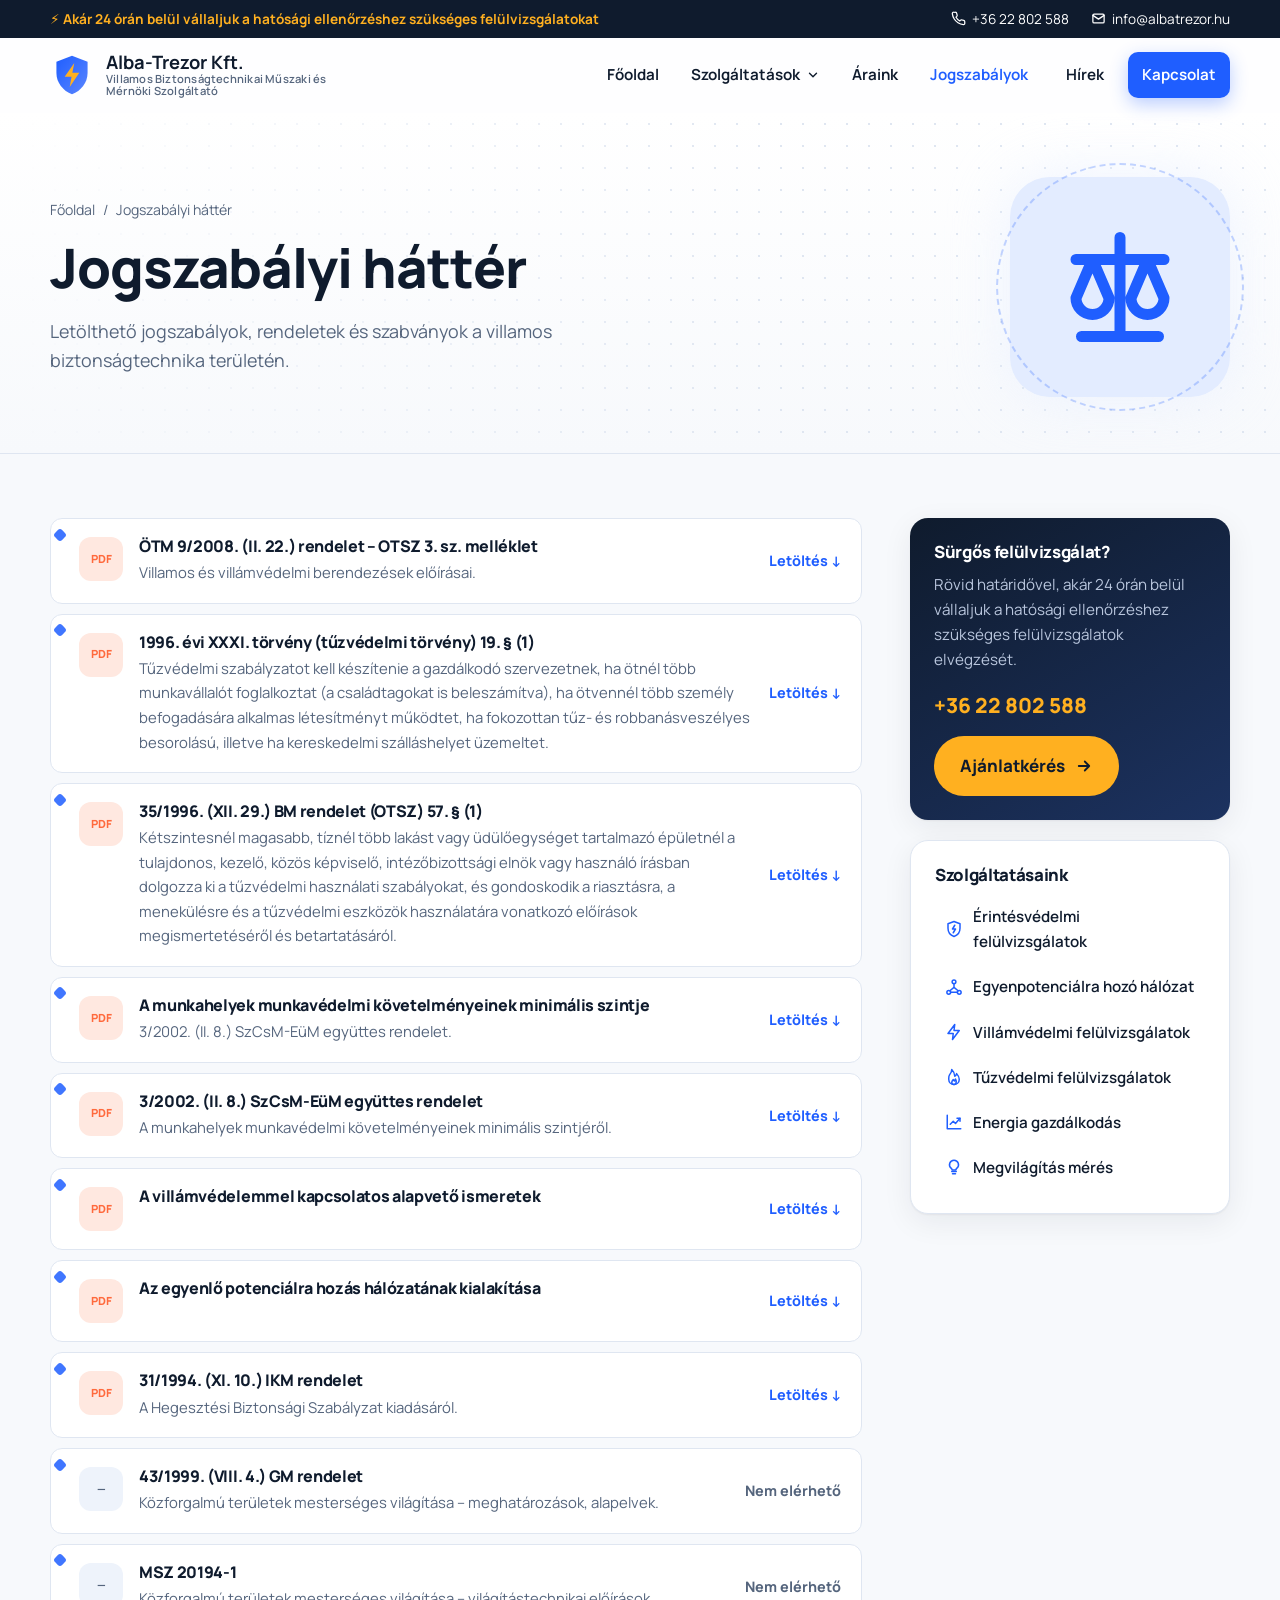
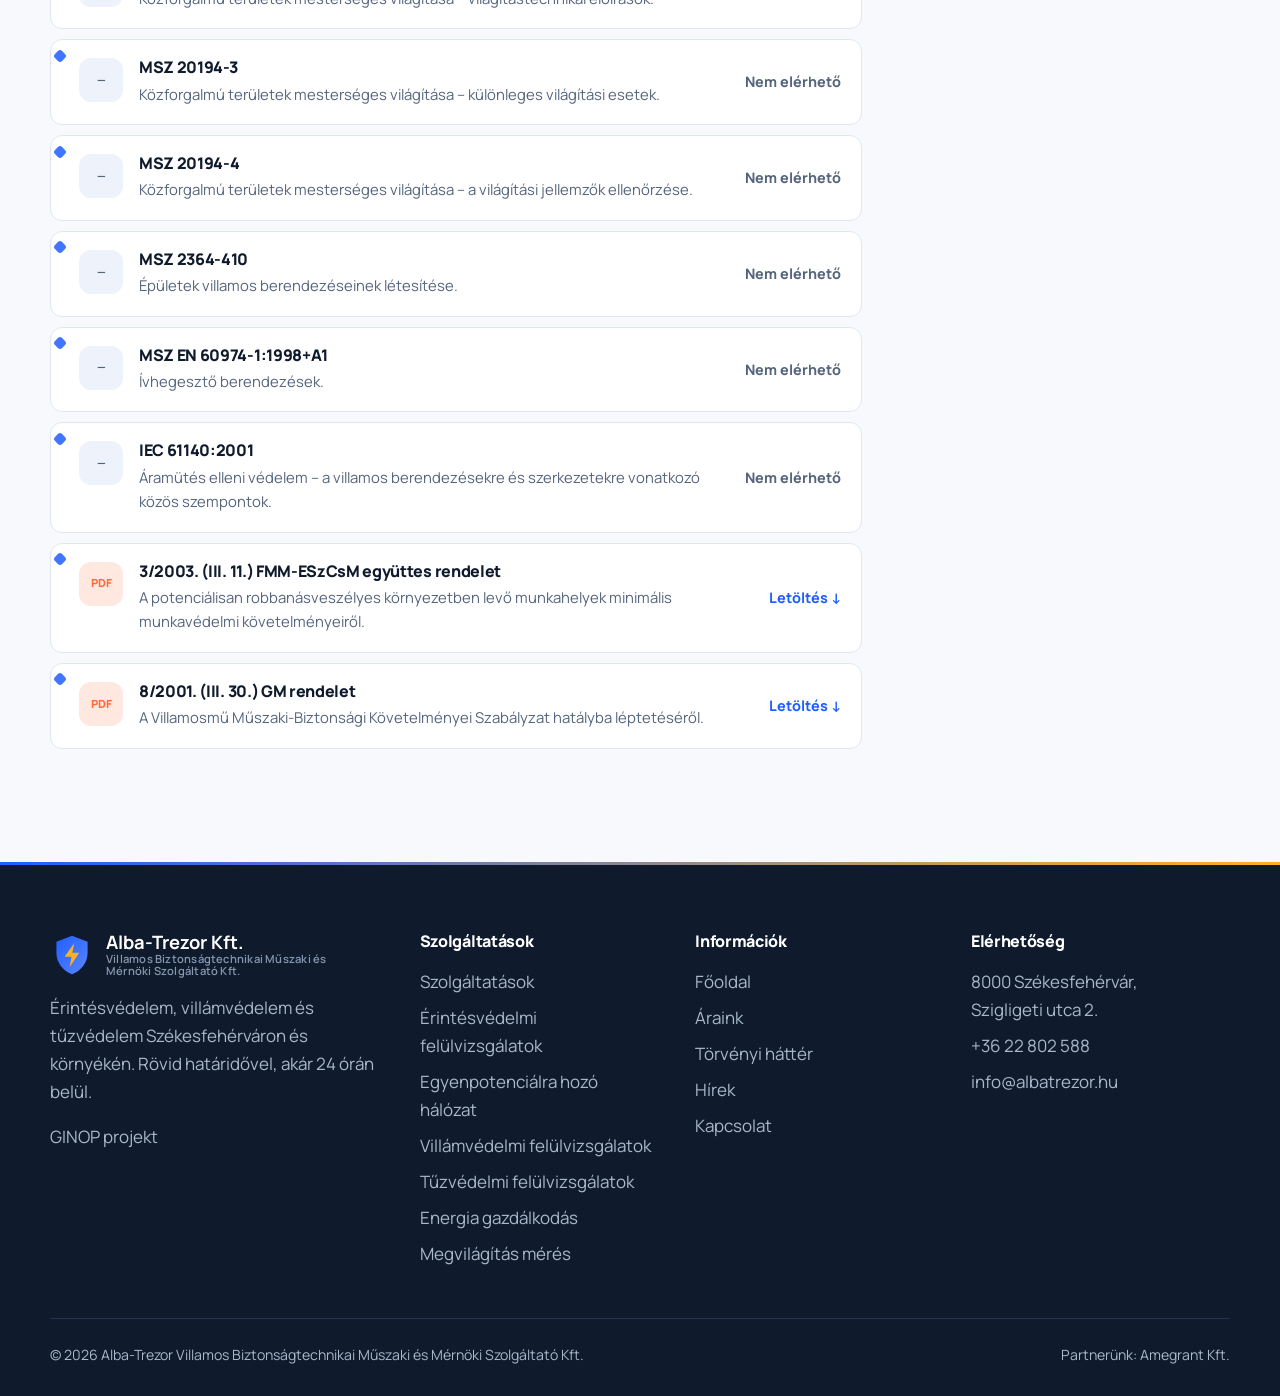
<file: torvenyi_hatter.html>
<!doctype html>
<html lang="hu" class="no-js">
<head>
<meta charset="utf-8">
<meta name="viewport" content="width=device-width, initial-scale=1">
<title>Jogszabályi háttér | Alba-Trezor Kft.</title>
<meta name="description" content="Letölthető jogszabályok, rendeletek és szabványok a villamos biztonságtechnika területén.">
<meta name="keywords" content="villámvédelem, érintésvédelem, tűzvédelem, EPH, megvilágítás mérés, felülvizsgálat, Székesfehérvár">
<meta name="theme-color" content="#1f5eff">
<meta property="og:title" content="Jogszabályi háttér | Alba-Trezor Kft.">
<meta property="og:description" content="Letölthető jogszabályok, rendeletek és szabványok a villamos biztonságtechnika területén.">
<meta property="og:type" content="website">
<link rel="icon" href="assets/img/favicon.svg" type="image/svg+xml">
<link rel="preconnect" href="https://fonts.googleapis.com">
<link rel="preconnect" href="https://fonts.gstatic.com" crossorigin>
<link href="https://fonts.googleapis.com/css2?family=Manrope:wght@400;500;600;700;800&display=swap" rel="stylesheet">
<link rel="stylesheet" href="assets/css/style.css">
</head><body>
<a class="skip" href="#main">Ugrás a tartalomra</a>
<div class="scroll-progress" aria-hidden="true"></div>
<div class="topbar"><div class="container">
<span class="badge-24">⚡ Akár 24 órán belül vállaljuk a hatósági ellenőrzéshez szükséges felülvizsgálatokat</span>
<a href="tel:+3622802588"><svg viewBox="0 0 24 24" fill="none" stroke="currentColor" stroke-width="2" stroke-linecap="round" stroke-linejoin="round"><path d="M22 16.9v3a2 2 0 01-2.2 2 19.8 19.8 0 01-8.6-3.1 19.5 19.5 0 01-6-6A19.8 19.8 0 012.1 4.2 2 2 0 014.1 2h3a2 2 0 012 1.7c.1 1 .4 1.9.7 2.8a2 2 0 01-.5 2.1L8 9.9a16 16 0 006 6l1.3-1.3a2 2 0 012.1-.4c.9.3 1.8.6 2.8.7a2 2 0 011.7 2z"/></svg>+36 22 802 588</a>
<a href="mailto:info@albatrezor.hu"><svg viewBox="0 0 24 24" fill="none" stroke="currentColor" stroke-width="2" stroke-linecap="round" stroke-linejoin="round"><rect x="3" y="5" width="18" height="14" rx="2"/><path d="M3 7l9 6 9-6"/></svg>info@albatrezor.hu</a>
</div></div>
<header class="header">
<div class="container">
<a class="logo" href="index.html" aria-label="Alba-Trezor Kft. – Főoldal"><svg class="logo-mark" viewBox="0 0 48 48" aria-hidden="true"><defs><linearGradient id="lg" x1="0" y1="0" x2="1" y2="1"><stop offset="0" stop-color="#1f5eff"/><stop offset="1" stop-color="#5b86ff"/></linearGradient></defs><path d="M24 3l17 6.5v12.2c0 10.4-7.2 19.6-17 23.3C14.2 41.3 7 32.1 7 21.7V9.5L24 3z" fill="url(#lg)"/><path class="bolt" d="M26.5 11L16 26h7.5l-2 11L32 21.5h-7.6L26.5 11z" fill="#ffb020"/></svg><span><strong>Alba-Trezor Kft.</strong><small>Villamos Biztonságtechnikai Műszaki és Mérnöki Szolgáltató</small></span></a>
<button class="burger" type="button" aria-label="Menü" aria-expanded="false" aria-controls="nav"><span></span></button>
<nav class="nav" id="nav" aria-label="Főmenü"><ul><li><a href="index.html">Főoldal</a></li><li class="has-sub"><button class="sub-toggle" type="button" aria-expanded="false" aria-haspopup="true">Szolgáltatások<svg class="chev" viewBox="0 0 24 24" fill="none" stroke="currentColor" stroke-width="2.4" stroke-linecap="round" stroke-linejoin="round"><path d="M6 9l6 6 6-6"/></svg></button><ul class="submenu"><li><a href="szolgaltatasok.html"><span class="ico t-blue"><svg viewBox="0 0 24 24" fill="none" stroke="currentColor" stroke-width="2" stroke-linecap="round" stroke-linejoin="round"><rect x="3" y="3" width="7" height="7" rx="2"/><rect x="14" y="3" width="7" height="7" rx="2"/><rect x="3" y="14" width="7" height="7" rx="2"/><rect x="14" y="14" width="7" height="7" rx="2"/></svg></span><span>Összes szolgáltatás</span></a></li><li><a href="erintesvedelmi_felulvizsgalatok.html"><span class="ico t-blue"><svg viewBox="0 0 24 24" fill="none" stroke="currentColor" stroke-width="2" stroke-linecap="round" stroke-linejoin="round"><path d="M12 2l8 3v6c0 5-3.4 9.4-8 11-4.6-1.6-8-6-8-11V5l8-3z"/><path d="M13 7l-3 5h4l-3 5"/></svg></span><span>Érintésvédelmi felülvizsgálatok</span></a></li><li><a href="egyenpotenciara_hozo_halozat.html"><span class="ico t-cyan"><svg viewBox="0 0 24 24" fill="none" stroke="currentColor" stroke-width="2" stroke-linecap="round" stroke-linejoin="round"><circle cx="12" cy="5" r="2.5"/><circle cx="5" cy="19" r="2.5"/><circle cx="19" cy="19" r="2.5"/><path d="M12 7.5v5M12 12.5L6.5 17M12 12.5l5.5 4.5M7.5 19h9"/></svg></span><span>Egyenpotenciálra hozó hálózat</span></a></li><li><a href="villamvedelmi_felulvizsgalatok.html"><span class="ico t-amber"><svg viewBox="0 0 24 24" fill="none" stroke="currentColor" stroke-width="2" stroke-linecap="round" stroke-linejoin="round"><path d="M13 2L4 14h7l-1 8 9-12h-7l1-8z"/></svg></span><span>Villámvédelmi felülvizsgálatok</span></a></li><li><a href="tuzvedelmi_felulvizsgalatok.html"><span class="ico t-red"><svg viewBox="0 0 24 24" fill="none" stroke="currentColor" stroke-width="2" stroke-linecap="round" stroke-linejoin="round"><path d="M12 22c4 0 7-2.8 7-7 0-3.2-2-5.8-3.5-7.5-.4 1.8-1.4 3-2.5 3.5C13 7.5 11.5 4.5 9 2c.3 3-1.5 5.2-3 7.2C4.8 10.8 5 12.5 5 15c0 4.2 3 7 7 7z"/><path d="M12 22c-1.7 0-3-1.3-3-3 0-1.5 1-2.5 2-3.5.3 1 1 1.6 1.8 1.8.2-1 .7-2 1.2-2.5.6 1 1 2.2 1 3.2 0 2.2-1.3 4-3 4z"/></svg></span><span>Tűzvédelmi felülvizsgálatok</span></a></li><li><a href="tervezes.html"><span class="ico t-green"><svg viewBox="0 0 24 24" fill="none" stroke="currentColor" stroke-width="2" stroke-linecap="round" stroke-linejoin="round"><path d="M3 3v18h18"/><path d="M7 15l4-4 3 3 6-7"/><path d="M16 7h4v4"/></svg></span><span>Energia gazdálkodás</span></a></li><li><a href="megvilagitas_meres.html"><span class="ico t-violet"><svg viewBox="0 0 24 24" fill="none" stroke="currentColor" stroke-width="2" stroke-linecap="round" stroke-linejoin="round"><path d="M9 18h6M10 21h4"/><path d="M12 3a6 6 0 00-3.6 10.8c.7.6 1.1 1.4 1.1 2.2h5c0-.8.4-1.6 1.1-2.2A6 6 0 0012 3z"/></svg></span><span>Megvilágítás mérés</span></a></li></ul></li><li><a href="araink.html">Áraink</a></li><li><a href="torvenyi_hatter.html" aria-current="page">Jogszabályok</a></li><li><a href="hirek.html">Hírek</a></li><li><a href="kapcsolat.html" class="cta">Kapcsolat</a></li></ul></nav>
</div>
</header>
<main id="main"><section class="page-hero"><div class="container">
<div><nav class="crumbs" aria-label="Morzsamenü"><a href="index.html">Főoldal</a><span>/</span><span>Jogszabályi háttér</span></nav>
<h1 class="reveal">Jogszabályi háttér</h1>
<p class="lead reveal" style="--d:.1s">Letölthető jogszabályok, rendeletek és szabványok a villamos biztonságtechnika területén.</p></div>
<div class="page-art t-blue reveal zoom" aria-hidden="true"><span class="ring"></span><svg viewBox="0 0 24 24" fill="none" stroke="currentColor" stroke-width="2" stroke-linecap="round" stroke-linejoin="round"><path d="M12 3v18M5 21h14M4 7h16M7 7l-3 7a3 3 0 006 0L7 7zM17 7l-3 7a3 3 0 006 0l-3-7z"/></svg></div>
</div></section><div class="container content-grid"><article class="prose"><ul class="docs"><li class="doc reveal"><span class="ico">PDF</span><div><h3>ÖTM 9/2008. (II. 22.) rendelet – OTSZ 3. sz. melléklet</h3><p>Villamos és villámvédelmi berendezések előírásai.</p></div><a class="dl" href="docs/640992_OTSZ_3.pdf" target="_blank" rel="noopener">Letöltés ↓</a></li><li class="doc reveal"><span class="ico">PDF</span><div><h3>1996. évi XXXI. törvény (tűzvédelmi törvény) 19. § (1)</h3><p>Tűzvédelmi szabályzatot kell készítenie a gazdálkodó szervezetnek, ha ötnél több munkavállalót foglalkoztat (a családtagokat is beleszámítva), ha ötvennél több személy befogadására alkalmas létesítményt működtet, ha fokozottan tűz- és robbanásveszélyes besorolású, illetve ha kereskedelmi szálláshelyet üzemeltet.</p></div><a class="dl" href="docs/01_tuz_elleni_vedekezes.pdf" target="_blank" rel="noopener">Letöltés ↓</a></li><li class="doc reveal"><span class="ico">PDF</span><div><h3>35/1996. (XII. 29.) BM rendelet (OTSZ) 57. § (1)</h3><p>Kétszintesnél magasabb, tíznél több lakást vagy üdülőegységet tartalmazó épületnél a tulajdonos, kezelő, közös képviselő, intézőbizottsági elnök vagy használó írásban dolgozza ki a tűzvédelmi használati szabályokat, és gondoskodik a riasztásra, a menekülésre és a tűzvédelmi eszközök használatára vonatkozó előírások megismertetéséről és betartatásáról.</p></div><a class="dl" href="docs/02_35_1996_XII_29_bmr_otsz.pdf" target="_blank" rel="noopener">Letöltés ↓</a></li><li class="doc reveal"><span class="ico">PDF</span><div><h3>A munkahelyek munkavédelmi követelményeinek minimális szintje</h3><p>3/2002. (II. 8.) SzCsM-EüM együttes rendelet.</p></div><a class="dl" href="docs/03_3-2002SZCSM-EuM-mhely-mvkovet-min.pdf" target="_blank" rel="noopener">Letöltés ↓</a></li><li class="doc reveal"><span class="ico">PDF</span><div><h3>3/2002. (II. 8.) SzCsM-EüM együttes rendelet</h3><p>A munkahelyek munkavédelmi követelményeinek minimális szintjéről.</p></div><a class="dl" href="docs/04_3-2002SzCsM-EuMrendelet.pdf" target="_blank" rel="noopener">Letöltés ↓</a></li><li class="doc reveal"><span class="ico">PDF</span><div><h3>A villámvédelemmel kapcsolatos alapvető ismeretek</h3></div><a class="dl" href="docs/05_BM1_villamvedelem.pdf" target="_blank" rel="noopener">Letöltés ↓</a></li><li class="doc reveal"><span class="ico">PDF</span><div><h3>Az egyenlő potenciálra hozás hálózatának kialakítása</h3></div><a class="dl" href="docs/06_EPH%20Kialakitasa_rendelet.pdf" target="_blank" rel="noopener">Letöltés ↓</a></li><li class="doc reveal"><span class="ico">PDF</span><div><h3>31/1994. (XI. 10.) IKM rendelet</h3><p>A Hegesztési Biztonsági Szabályzat kiadásáról.</p></div><a class="dl" href="docs/07_Hegesztesi%20Biztonsagi%20Szabalyzat.pdf" target="_blank" rel="noopener">Letöltés ↓</a></li><li class="doc na reveal"><span class="ico">—</span><div><h3>43/1999. (VIII. 4.) GM rendelet</h3><p>Közforgalmú területek mesterséges világítása – meghatározások, alapelvek.</p></div><span class="dl">Nem elérhető</span></li><li class="doc na reveal"><span class="ico">—</span><div><h3>MSZ 20194-1</h3><p>Közforgalmú területek mesterséges világítása – világítástechnikai előírások.</p></div><span class="dl">Nem elérhető</span></li><li class="doc na reveal"><span class="ico">—</span><div><h3>MSZ 20194-3</h3><p>Közforgalmú területek mesterséges világítása – különleges világítási esetek.</p></div><span class="dl">Nem elérhető</span></li><li class="doc na reveal"><span class="ico">—</span><div><h3>MSZ 20194-4</h3><p>Közforgalmú területek mesterséges világítása – a világítási jellemzők ellenőrzése.</p></div><span class="dl">Nem elérhető</span></li><li class="doc na reveal"><span class="ico">—</span><div><h3>MSZ 2364-410</h3><p>Épületek villamos berendezéseinek létesítése.</p></div><span class="dl">Nem elérhető</span></li><li class="doc na reveal"><span class="ico">—</span><div><h3>MSZ EN 60974-1:1998+A1</h3><p>Ívhegesztő berendezések.</p></div><span class="dl">Nem elérhető</span></li><li class="doc na reveal"><span class="ico">—</span><div><h3>IEC 61140:2001</h3><p>Áramütés elleni védelem – a villamos berendezésekre és szerkezetekre vonatkozó közös szempontok.</p></div><span class="dl">Nem elérhető</span></li><li class="doc reveal"><span class="ico">PDF</span><div><h3>3/2003. (III. 11.) FMM-ESzCsM együttes rendelet</h3><p>A potenciálisan robbanásveszélyes környezetben levő munkahelyek minimális munkavédelmi követelményeiről.</p></div><a class="dl" href="docs/15_Rb_s%20munkahelyek%20FMM_ESzCsM.pdf" target="_blank" rel="noopener">Letöltés ↓</a></li><li class="doc reveal"><span class="ico">PDF</span><div><h3>8/2001. (III. 30.) GM rendelet</h3><p>A Villamosmű Műszaki-Biztonsági Követelményei Szabályzat hatályba léptetéséről.</p></div><a class="dl" href="docs/16_villamos%20berendezesek.pdf" target="_blank" rel="noopener">Letöltés ↓</a></li></ul></article><aside class="sidebar">
<div class="side-card side-cta reveal from-right">
<h3>Sürgős felülvizsgálat?</h3>
<p>Rövid határidővel, akár 24 órán belül vállaljuk a hatósági ellenőrzéshez szükséges felülvizsgálatok elvégzését.</p>
<a class="tel" href="tel:+3622802588">+36 22 802 588</a>
<a class="btn btn-spark" href="kapcsolat.html">Ajánlatkérés <svg viewBox="0 0 24 24" fill="none" stroke="currentColor" stroke-width="2.4" stroke-linecap="round" stroke-linejoin="round"><path d="M5 12h14M13 6l6 6-6 6"/></svg></a>
</div>
<div class="side-card reveal from-right" style="--d:.1s">
<h3>Szolgáltatásaink</h3>
<ul><li><a href="erintesvedelmi_felulvizsgalatok.html"><svg viewBox="0 0 24 24" fill="none" stroke="currentColor" stroke-width="2" stroke-linecap="round" stroke-linejoin="round"><path d="M12 2l8 3v6c0 5-3.4 9.4-8 11-4.6-1.6-8-6-8-11V5l8-3z"/><path d="M13 7l-3 5h4l-3 5"/></svg>Érintésvédelmi felülvizsgálatok</a></li><li><a href="egyenpotenciara_hozo_halozat.html"><svg viewBox="0 0 24 24" fill="none" stroke="currentColor" stroke-width="2" stroke-linecap="round" stroke-linejoin="round"><circle cx="12" cy="5" r="2.5"/><circle cx="5" cy="19" r="2.5"/><circle cx="19" cy="19" r="2.5"/><path d="M12 7.5v5M12 12.5L6.5 17M12 12.5l5.5 4.5M7.5 19h9"/></svg>Egyenpotenciálra hozó hálózat</a></li><li><a href="villamvedelmi_felulvizsgalatok.html"><svg viewBox="0 0 24 24" fill="none" stroke="currentColor" stroke-width="2" stroke-linecap="round" stroke-linejoin="round"><path d="M13 2L4 14h7l-1 8 9-12h-7l1-8z"/></svg>Villámvédelmi felülvizsgálatok</a></li><li><a href="tuzvedelmi_felulvizsgalatok.html"><svg viewBox="0 0 24 24" fill="none" stroke="currentColor" stroke-width="2" stroke-linecap="round" stroke-linejoin="round"><path d="M12 22c4 0 7-2.8 7-7 0-3.2-2-5.8-3.5-7.5-.4 1.8-1.4 3-2.5 3.5C13 7.5 11.5 4.5 9 2c.3 3-1.5 5.2-3 7.2C4.8 10.8 5 12.5 5 15c0 4.2 3 7 7 7z"/><path d="M12 22c-1.7 0-3-1.3-3-3 0-1.5 1-2.5 2-3.5.3 1 1 1.6 1.8 1.8.2-1 .7-2 1.2-2.5.6 1 1 2.2 1 3.2 0 2.2-1.3 4-3 4z"/></svg>Tűzvédelmi felülvizsgálatok</a></li><li><a href="tervezes.html"><svg viewBox="0 0 24 24" fill="none" stroke="currentColor" stroke-width="2" stroke-linecap="round" stroke-linejoin="round"><path d="M3 3v18h18"/><path d="M7 15l4-4 3 3 6-7"/><path d="M16 7h4v4"/></svg>Energia gazdálkodás</a></li><li><a href="megvilagitas_meres.html"><svg viewBox="0 0 24 24" fill="none" stroke="currentColor" stroke-width="2" stroke-linecap="round" stroke-linejoin="round"><path d="M9 18h6M10 21h4"/><path d="M12 3a6 6 0 00-3.6 10.8c.7.6 1.1 1.4 1.1 2.2h5c0-.8.4-1.6 1.1-2.2A6 6 0 0012 3z"/></svg>Megvilágítás mérés</a></li></ul>
</div>
</aside></div></main>
<footer class="footer">
<div class="container">
<div class="footer-grid">
<div>
<a class="logo" href="index.html"><svg class="logo-mark" viewBox="0 0 48 48" aria-hidden="true"><defs><linearGradient id="lg" x1="0" y1="0" x2="1" y2="1"><stop offset="0" stop-color="#1f5eff"/><stop offset="1" stop-color="#5b86ff"/></linearGradient></defs><path d="M24 3l17 6.5v12.2c0 10.4-7.2 19.6-17 23.3C14.2 41.3 7 32.1 7 21.7V9.5L24 3z" fill="url(#lg)"/><path class="bolt" d="M26.5 11L16 26h7.5l-2 11L32 21.5h-7.6L26.5 11z" fill="#ffb020"/></svg><span><strong>Alba-Trezor Kft.</strong><small>Villamos Biztonságtechnikai Műszaki és Mérnöki Szolgáltató Kft.</small></span></a>
<p>Érintésvédelem, villámvédelem és tűzvédelem Székesfehérváron és környékén. Rövid határidővel, akár 24 órán belül.</p>
<a class="ginop-link" href="ginop.html">GINOP projekt</a>
</div>
<div><h4>Szolgáltatások</h4><ul><li><a href="szolgaltatasok.html">Szolgáltatások</a></li><li><a href="erintesvedelmi_felulvizsgalatok.html">Érintésvédelmi felülvizsgálatok</a></li><li><a href="egyenpotenciara_hozo_halozat.html">Egyenpotenciálra hozó hálózat</a></li><li><a href="villamvedelmi_felulvizsgalatok.html">Villámvédelmi felülvizsgálatok</a></li><li><a href="tuzvedelmi_felulvizsgalatok.html">Tűzvédelmi felülvizsgálatok</a></li><li><a href="tervezes.html">Energia gazdálkodás</a></li><li><a href="megvilagitas_meres.html">Megvilágítás mérés</a></li></ul></div>
<div><h4>Információk</h4><ul>
<li><a href="index.html">Főoldal</a></li>
<li><a href="araink.html">Áraink</a></li>
<li><a href="torvenyi_hatter.html">Törvényi háttér</a></li>
<li><a href="hirek.html">Hírek</a></li>
<li><a href="kapcsolat.html">Kapcsolat</a></li>
</ul></div>
<div><h4>Elérhetőség</h4><ul>
<li>8000 Székesfehérvár,<br>Szigligeti utca 2.</li>
<li><a href="tel:+3622802588">+36 22 802 588</a></li>
<li><a href="mailto:info@albatrezor.hu">info@albatrezor.hu</a></li>
</ul></div>
</div>
<div class="footer-bottom">
<span>© <span data-year>2026</span> Alba-Trezor Villamos Biztonságtechnikai Műszaki és Mérnöki Szolgáltató Kft.</span>
<span>Partnerünk: <a href="http://www.amegrant.hu/" target="_blank" rel="noopener">Amegrant Kft.</a></span>
</div>
</div>
</footer>
<button class="to-top" type="button" aria-label="Vissza az oldal tetejére"><svg viewBox="0 0 24 24" fill="none" stroke="currentColor" stroke-width="2.4" stroke-linecap="round" stroke-linejoin="round"><path d="M12 19V5M6 11l6-6 6 6"/></svg></button>
<script src="assets/js/main.js" defer></script>
</body>
</html>
</file>
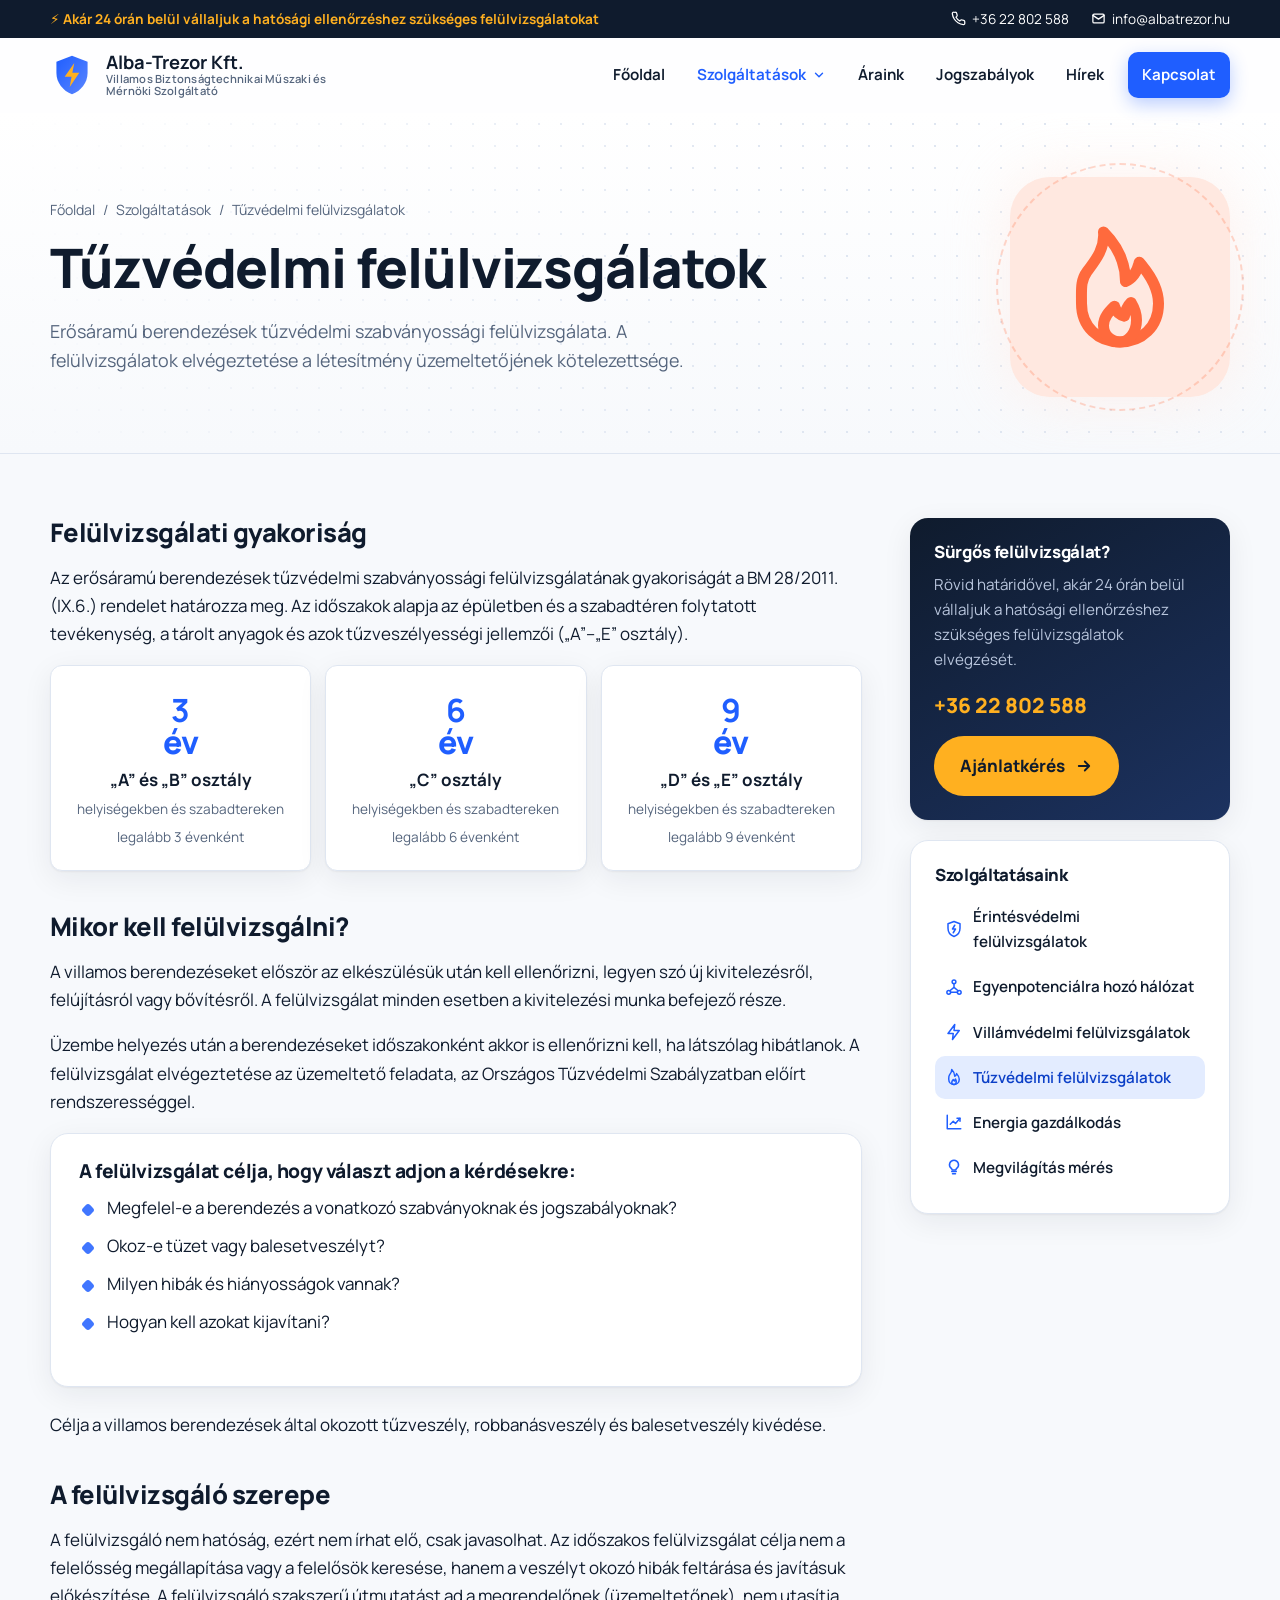
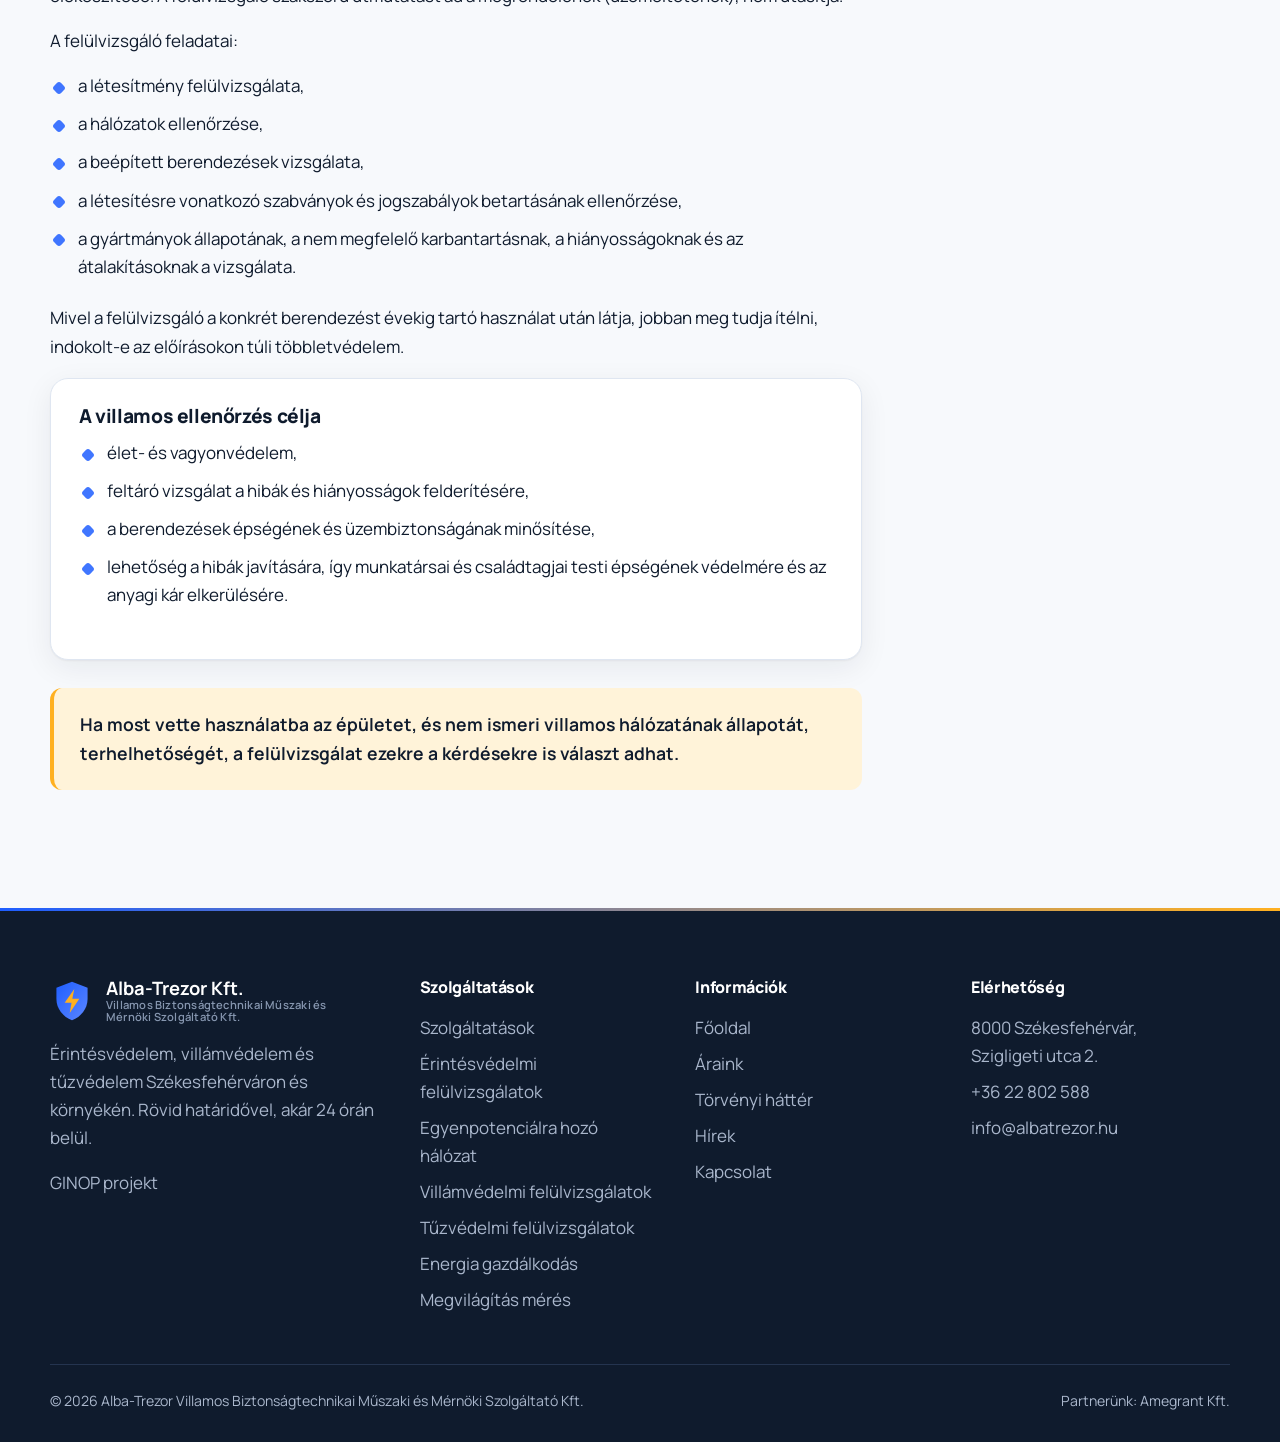
<file: tuzvedelmi_felulvizsgalatok.html>
<!doctype html>
<html lang="hu" class="no-js">
<head>
<meta charset="utf-8">
<meta name="viewport" content="width=device-width, initial-scale=1">
<title>Tűzvédelmi felülvizsgálatok | Alba-Trezor Kft.</title>
<meta name="description" content="Erősáramú berendezések tűzvédelmi szabványossági felülvizsgálata. A felülvizsgálatok elvégeztetése a létesítmény üzemeltetőjének kötelezettsége.">
<meta name="keywords" content="villámvédelem, érintésvédelem, tűzvédelem, EPH, megvilágítás mérés, felülvizsgálat, Székesfehérvár">
<meta name="theme-color" content="#1f5eff">
<meta property="og:title" content="Tűzvédelmi felülvizsgálatok | Alba-Trezor Kft.">
<meta property="og:description" content="Erősáramú berendezések tűzvédelmi szabványossági felülvizsgálata. A felülvizsgálatok elvégeztetése a létesítmény üzemeltetőjének kötelezettsége.">
<meta property="og:type" content="website">
<link rel="icon" href="assets/img/favicon.svg" type="image/svg+xml">
<link rel="preconnect" href="https://fonts.googleapis.com">
<link rel="preconnect" href="https://fonts.gstatic.com" crossorigin>
<link href="https://fonts.googleapis.com/css2?family=Manrope:wght@400;500;600;700;800&display=swap" rel="stylesheet">
<link rel="stylesheet" href="assets/css/style.css">
</head><body>
<a class="skip" href="#main">Ugrás a tartalomra</a>
<div class="scroll-progress" aria-hidden="true"></div>
<div class="topbar"><div class="container">
<span class="badge-24">⚡ Akár 24 órán belül vállaljuk a hatósági ellenőrzéshez szükséges felülvizsgálatokat</span>
<a href="tel:+3622802588"><svg viewBox="0 0 24 24" fill="none" stroke="currentColor" stroke-width="2" stroke-linecap="round" stroke-linejoin="round"><path d="M22 16.9v3a2 2 0 01-2.2 2 19.8 19.8 0 01-8.6-3.1 19.5 19.5 0 01-6-6A19.8 19.8 0 012.1 4.2 2 2 0 014.1 2h3a2 2 0 012 1.7c.1 1 .4 1.9.7 2.8a2 2 0 01-.5 2.1L8 9.9a16 16 0 006 6l1.3-1.3a2 2 0 012.1-.4c.9.3 1.8.6 2.8.7a2 2 0 011.7 2z"/></svg>+36 22 802 588</a>
<a href="mailto:info@albatrezor.hu"><svg viewBox="0 0 24 24" fill="none" stroke="currentColor" stroke-width="2" stroke-linecap="round" stroke-linejoin="round"><rect x="3" y="5" width="18" height="14" rx="2"/><path d="M3 7l9 6 9-6"/></svg>info@albatrezor.hu</a>
</div></div>
<header class="header">
<div class="container">
<a class="logo" href="index.html" aria-label="Alba-Trezor Kft. – Főoldal"><svg class="logo-mark" viewBox="0 0 48 48" aria-hidden="true"><defs><linearGradient id="lg" x1="0" y1="0" x2="1" y2="1"><stop offset="0" stop-color="#1f5eff"/><stop offset="1" stop-color="#5b86ff"/></linearGradient></defs><path d="M24 3l17 6.5v12.2c0 10.4-7.2 19.6-17 23.3C14.2 41.3 7 32.1 7 21.7V9.5L24 3z" fill="url(#lg)"/><path class="bolt" d="M26.5 11L16 26h7.5l-2 11L32 21.5h-7.6L26.5 11z" fill="#ffb020"/></svg><span><strong>Alba-Trezor Kft.</strong><small>Villamos Biztonságtechnikai Műszaki és Mérnöki Szolgáltató</small></span></a>
<button class="burger" type="button" aria-label="Menü" aria-expanded="false" aria-controls="nav"><span></span></button>
<nav class="nav" id="nav" aria-label="Főmenü"><ul><li><a href="index.html">Főoldal</a></li><li class="has-sub active"><button class="sub-toggle" type="button" aria-expanded="false" aria-haspopup="true">Szolgáltatások<svg class="chev" viewBox="0 0 24 24" fill="none" stroke="currentColor" stroke-width="2.4" stroke-linecap="round" stroke-linejoin="round"><path d="M6 9l6 6 6-6"/></svg></button><ul class="submenu"><li><a href="szolgaltatasok.html"><span class="ico t-blue"><svg viewBox="0 0 24 24" fill="none" stroke="currentColor" stroke-width="2" stroke-linecap="round" stroke-linejoin="round"><rect x="3" y="3" width="7" height="7" rx="2"/><rect x="14" y="3" width="7" height="7" rx="2"/><rect x="3" y="14" width="7" height="7" rx="2"/><rect x="14" y="14" width="7" height="7" rx="2"/></svg></span><span>Összes szolgáltatás</span></a></li><li><a href="erintesvedelmi_felulvizsgalatok.html"><span class="ico t-blue"><svg viewBox="0 0 24 24" fill="none" stroke="currentColor" stroke-width="2" stroke-linecap="round" stroke-linejoin="round"><path d="M12 2l8 3v6c0 5-3.4 9.4-8 11-4.6-1.6-8-6-8-11V5l8-3z"/><path d="M13 7l-3 5h4l-3 5"/></svg></span><span>Érintésvédelmi felülvizsgálatok</span></a></li><li><a href="egyenpotenciara_hozo_halozat.html"><span class="ico t-cyan"><svg viewBox="0 0 24 24" fill="none" stroke="currentColor" stroke-width="2" stroke-linecap="round" stroke-linejoin="round"><circle cx="12" cy="5" r="2.5"/><circle cx="5" cy="19" r="2.5"/><circle cx="19" cy="19" r="2.5"/><path d="M12 7.5v5M12 12.5L6.5 17M12 12.5l5.5 4.5M7.5 19h9"/></svg></span><span>Egyenpotenciálra hozó hálózat</span></a></li><li><a href="villamvedelmi_felulvizsgalatok.html"><span class="ico t-amber"><svg viewBox="0 0 24 24" fill="none" stroke="currentColor" stroke-width="2" stroke-linecap="round" stroke-linejoin="round"><path d="M13 2L4 14h7l-1 8 9-12h-7l1-8z"/></svg></span><span>Villámvédelmi felülvizsgálatok</span></a></li><li><a href="tuzvedelmi_felulvizsgalatok.html" aria-current="page"><span class="ico t-red"><svg viewBox="0 0 24 24" fill="none" stroke="currentColor" stroke-width="2" stroke-linecap="round" stroke-linejoin="round"><path d="M12 22c4 0 7-2.8 7-7 0-3.2-2-5.8-3.5-7.5-.4 1.8-1.4 3-2.5 3.5C13 7.5 11.5 4.5 9 2c.3 3-1.5 5.2-3 7.2C4.8 10.8 5 12.5 5 15c0 4.2 3 7 7 7z"/><path d="M12 22c-1.7 0-3-1.3-3-3 0-1.5 1-2.5 2-3.5.3 1 1 1.6 1.8 1.8.2-1 .7-2 1.2-2.5.6 1 1 2.2 1 3.2 0 2.2-1.3 4-3 4z"/></svg></span><span>Tűzvédelmi felülvizsgálatok</span></a></li><li><a href="tervezes.html"><span class="ico t-green"><svg viewBox="0 0 24 24" fill="none" stroke="currentColor" stroke-width="2" stroke-linecap="round" stroke-linejoin="round"><path d="M3 3v18h18"/><path d="M7 15l4-4 3 3 6-7"/><path d="M16 7h4v4"/></svg></span><span>Energia gazdálkodás</span></a></li><li><a href="megvilagitas_meres.html"><span class="ico t-violet"><svg viewBox="0 0 24 24" fill="none" stroke="currentColor" stroke-width="2" stroke-linecap="round" stroke-linejoin="round"><path d="M9 18h6M10 21h4"/><path d="M12 3a6 6 0 00-3.6 10.8c.7.6 1.1 1.4 1.1 2.2h5c0-.8.4-1.6 1.1-2.2A6 6 0 0012 3z"/></svg></span><span>Megvilágítás mérés</span></a></li></ul></li><li><a href="araink.html">Áraink</a></li><li><a href="torvenyi_hatter.html">Jogszabályok</a></li><li><a href="hirek.html">Hírek</a></li><li><a href="kapcsolat.html" class="cta">Kapcsolat</a></li></ul></nav>
</div>
</header>
<main id="main"><section class="page-hero"><div class="container">
<div><nav class="crumbs" aria-label="Morzsamenü"><a href="index.html">Főoldal</a><span>/</span><a href="szolgaltatasok.html">Szolgáltatások</a><span>/</span><span>Tűzvédelmi felülvizsgálatok</span></nav>
<h1 class="reveal">Tűzvédelmi felülvizsgálatok</h1>
<p class="lead reveal" style="--d:.1s">Erősáramú berendezések tűzvédelmi szabványossági felülvizsgálata. A felülvizsgálatok elvégeztetése a létesítmény üzemeltetőjének kötelezettsége.</p></div>
<div class="page-art t-red reveal zoom" aria-hidden="true"><span class="ring"></span><svg viewBox="0 0 24 24" fill="none" stroke="currentColor" stroke-width="2" stroke-linecap="round" stroke-linejoin="round"><path d="M12 22c4 0 7-2.8 7-7 0-3.2-2-5.8-3.5-7.5-.4 1.8-1.4 3-2.5 3.5C13 7.5 11.5 4.5 9 2c.3 3-1.5 5.2-3 7.2C4.8 10.8 5 12.5 5 15c0 4.2 3 7 7 7z"/><path d="M12 22c-1.7 0-3-1.3-3-3 0-1.5 1-2.5 2-3.5.3 1 1 1.6 1.8 1.8.2-1 .7-2 1.2-2.5.6 1 1 2.2 1 3.2 0 2.2-1.3 4-3 4z"/></svg></div>
</div></section><div class="container content-grid"><article class="prose">
<h2 class="reveal">Felülvizsgálati gyakoriság</h2>
<p class="reveal">Az erősáramú berendezések tűzvédelmi szabványossági felülvizsgálatának gyakoriságát a BM 28/2011. (IX.6.) rendelet határozza meg. Az időszakok alapja az épületben és a szabadtéren folytatott tevékenység, a tárolt anyagok és azok tűzveszélyességi jellemzői („A”–„E” osztály).</p>
<div class="freq">
<div class="reveal"><strong><span data-count="3">3</span> év</strong><span>„A” és „B” osztály</span><small>helyiségekben és szabadtereken legalább 3 évenként</small></div>
<div class="reveal" style="--d:.1s"><strong><span data-count="6">6</span> év</strong><span>„C” osztály</span><small>helyiségekben és szabadtereken legalább 6 évenként</small></div>
<div class="reveal" style="--d:.2s"><strong><span data-count="9">9</span> év</strong><span>„D” és „E” osztály</span><small>helyiségekben és szabadtereken legalább 9 évenként</small></div>
</div>
<h2 class="reveal">Mikor kell felülvizsgálni?</h2>
<p class="reveal">A villamos berendezéseket először az elkészülésük után kell ellenőrizni, legyen szó új kivitelezésről, felújításról vagy bővítésről. A felülvizsgálat minden esetben a kivitelezési munka befejező része.</p>
<p class="reveal">Üzembe helyezés után a berendezéseket időszakonként akkor is ellenőrizni kell, ha látszólag hibátlanok. A felülvizsgálat elvégeztetése az üzemeltető feladata, az Országos Tűzvédelmi Szabályzatban előírt rendszerességgel.</p>
<div class="box reveal">
<h3>A felülvizsgálat célja, hogy választ adjon a kérdésekre:</h3>
<ul>
<li>Megfelel-e a berendezés a vonatkozó szabványoknak és jogszabályoknak?</li>
<li>Okoz-e tüzet vagy balesetveszélyt?</li>
<li>Milyen hibák és hiányosságok vannak?</li>
<li>Hogyan kell azokat kijavítani?</li>
</ul>
</div>
<p class="reveal">Célja a villamos berendezések által okozott tűzveszély, robbanásveszély és balesetveszély kivédése.</p>
<h2 class="reveal">A felülvizsgáló szerepe</h2>
<p class="reveal">A felülvizsgáló nem hatóság, ezért nem írhat elő, csak javasolhat. Az időszakos felülvizsgálat célja nem a felelősség megállapítása vagy a felelősök keresése, hanem a veszélyt okozó hibák feltárása és javításuk előkészítése. A felülvizsgáló szakszerű útmutatást ad a megrendelőnek (üzemeltetőnek), nem utasítja.</p>
<p class="reveal">A felülvizsgáló feladatai:</p>
<ul class="reveal">
<li>a létesítmény felülvizsgálata,</li>
<li>a hálózatok ellenőrzése,</li>
<li>a beépített berendezések vizsgálata,</li>
<li>a létesítésre vonatkozó szabványok és jogszabályok betartásának ellenőrzése,</li>
<li>a gyártmányok állapotának, a nem megfelelő karbantartásnak, a hiányosságoknak és az átalakításoknak a vizsgálata.</li>
</ul>
<p class="reveal">Mivel a felülvizsgáló a konkrét berendezést évekig tartó használat után látja, jobban meg tudja ítélni, indokolt-e az előírásokon túli többletvédelem.</p>
<div class="box reveal">
<h3>A villamos ellenőrzés célja</h3>
<ul>
<li>élet- és vagyonvédelem,</li>
<li>feltáró vizsgálat a hibák és hiányosságok felderítésére,</li>
<li>a berendezések épségének és üzembiztonságának minősítése,</li>
<li>lehetőség a hibák javítására, így munkatársai és családtagjai testi épségének védelmére és az anyagi kár elkerülésére.</li>
</ul>
</div>
<blockquote class="reveal">Ha most vette használatba az épületet, és nem ismeri villamos hálózatának állapotát, terhelhetőségét, a felülvizsgálat ezekre a kérdésekre is választ adhat.</blockquote>
</article><aside class="sidebar">
<div class="side-card side-cta reveal from-right">
<h3>Sürgős felülvizsgálat?</h3>
<p>Rövid határidővel, akár 24 órán belül vállaljuk a hatósági ellenőrzéshez szükséges felülvizsgálatok elvégzését.</p>
<a class="tel" href="tel:+3622802588">+36 22 802 588</a>
<a class="btn btn-spark" href="kapcsolat.html">Ajánlatkérés <svg viewBox="0 0 24 24" fill="none" stroke="currentColor" stroke-width="2.4" stroke-linecap="round" stroke-linejoin="round"><path d="M5 12h14M13 6l6 6-6 6"/></svg></a>
</div>
<div class="side-card reveal from-right" style="--d:.1s">
<h3>Szolgáltatásaink</h3>
<ul><li><a href="erintesvedelmi_felulvizsgalatok.html"><svg viewBox="0 0 24 24" fill="none" stroke="currentColor" stroke-width="2" stroke-linecap="round" stroke-linejoin="round"><path d="M12 2l8 3v6c0 5-3.4 9.4-8 11-4.6-1.6-8-6-8-11V5l8-3z"/><path d="M13 7l-3 5h4l-3 5"/></svg>Érintésvédelmi felülvizsgálatok</a></li><li><a href="egyenpotenciara_hozo_halozat.html"><svg viewBox="0 0 24 24" fill="none" stroke="currentColor" stroke-width="2" stroke-linecap="round" stroke-linejoin="round"><circle cx="12" cy="5" r="2.5"/><circle cx="5" cy="19" r="2.5"/><circle cx="19" cy="19" r="2.5"/><path d="M12 7.5v5M12 12.5L6.5 17M12 12.5l5.5 4.5M7.5 19h9"/></svg>Egyenpotenciálra hozó hálózat</a></li><li><a href="villamvedelmi_felulvizsgalatok.html"><svg viewBox="0 0 24 24" fill="none" stroke="currentColor" stroke-width="2" stroke-linecap="round" stroke-linejoin="round"><path d="M13 2L4 14h7l-1 8 9-12h-7l1-8z"/></svg>Villámvédelmi felülvizsgálatok</a></li><li><a href="tuzvedelmi_felulvizsgalatok.html" aria-current="page"><svg viewBox="0 0 24 24" fill="none" stroke="currentColor" stroke-width="2" stroke-linecap="round" stroke-linejoin="round"><path d="M12 22c4 0 7-2.8 7-7 0-3.2-2-5.8-3.5-7.5-.4 1.8-1.4 3-2.5 3.5C13 7.5 11.5 4.5 9 2c.3 3-1.5 5.2-3 7.2C4.8 10.8 5 12.5 5 15c0 4.2 3 7 7 7z"/><path d="M12 22c-1.7 0-3-1.3-3-3 0-1.5 1-2.5 2-3.5.3 1 1 1.6 1.8 1.8.2-1 .7-2 1.2-2.5.6 1 1 2.2 1 3.2 0 2.2-1.3 4-3 4z"/></svg>Tűzvédelmi felülvizsgálatok</a></li><li><a href="tervezes.html"><svg viewBox="0 0 24 24" fill="none" stroke="currentColor" stroke-width="2" stroke-linecap="round" stroke-linejoin="round"><path d="M3 3v18h18"/><path d="M7 15l4-4 3 3 6-7"/><path d="M16 7h4v4"/></svg>Energia gazdálkodás</a></li><li><a href="megvilagitas_meres.html"><svg viewBox="0 0 24 24" fill="none" stroke="currentColor" stroke-width="2" stroke-linecap="round" stroke-linejoin="round"><path d="M9 18h6M10 21h4"/><path d="M12 3a6 6 0 00-3.6 10.8c.7.6 1.1 1.4 1.1 2.2h5c0-.8.4-1.6 1.1-2.2A6 6 0 0012 3z"/></svg>Megvilágítás mérés</a></li></ul>
</div>
</aside></div></main>
<footer class="footer">
<div class="container">
<div class="footer-grid">
<div>
<a class="logo" href="index.html"><svg class="logo-mark" viewBox="0 0 48 48" aria-hidden="true"><defs><linearGradient id="lg" x1="0" y1="0" x2="1" y2="1"><stop offset="0" stop-color="#1f5eff"/><stop offset="1" stop-color="#5b86ff"/></linearGradient></defs><path d="M24 3l17 6.5v12.2c0 10.4-7.2 19.6-17 23.3C14.2 41.3 7 32.1 7 21.7V9.5L24 3z" fill="url(#lg)"/><path class="bolt" d="M26.5 11L16 26h7.5l-2 11L32 21.5h-7.6L26.5 11z" fill="#ffb020"/></svg><span><strong>Alba-Trezor Kft.</strong><small>Villamos Biztonságtechnikai Műszaki és Mérnöki Szolgáltató Kft.</small></span></a>
<p>Érintésvédelem, villámvédelem és tűzvédelem Székesfehérváron és környékén. Rövid határidővel, akár 24 órán belül.</p>
<a class="ginop-link" href="ginop.html">GINOP projekt</a>
</div>
<div><h4>Szolgáltatások</h4><ul><li><a href="szolgaltatasok.html">Szolgáltatások</a></li><li><a href="erintesvedelmi_felulvizsgalatok.html">Érintésvédelmi felülvizsgálatok</a></li><li><a href="egyenpotenciara_hozo_halozat.html">Egyenpotenciálra hozó hálózat</a></li><li><a href="villamvedelmi_felulvizsgalatok.html">Villámvédelmi felülvizsgálatok</a></li><li><a href="tuzvedelmi_felulvizsgalatok.html">Tűzvédelmi felülvizsgálatok</a></li><li><a href="tervezes.html">Energia gazdálkodás</a></li><li><a href="megvilagitas_meres.html">Megvilágítás mérés</a></li></ul></div>
<div><h4>Információk</h4><ul>
<li><a href="index.html">Főoldal</a></li>
<li><a href="araink.html">Áraink</a></li>
<li><a href="torvenyi_hatter.html">Törvényi háttér</a></li>
<li><a href="hirek.html">Hírek</a></li>
<li><a href="kapcsolat.html">Kapcsolat</a></li>
</ul></div>
<div><h4>Elérhetőség</h4><ul>
<li>8000 Székesfehérvár,<br>Szigligeti utca 2.</li>
<li><a href="tel:+3622802588">+36 22 802 588</a></li>
<li><a href="mailto:info@albatrezor.hu">info@albatrezor.hu</a></li>
</ul></div>
</div>
<div class="footer-bottom">
<span>© <span data-year>2026</span> Alba-Trezor Villamos Biztonságtechnikai Műszaki és Mérnöki Szolgáltató Kft.</span>
<span>Partnerünk: <a href="http://www.amegrant.hu/" target="_blank" rel="noopener">Amegrant Kft.</a></span>
</div>
</div>
</footer>
<button class="to-top" type="button" aria-label="Vissza az oldal tetejére"><svg viewBox="0 0 24 24" fill="none" stroke="currentColor" stroke-width="2.4" stroke-linecap="round" stroke-linejoin="round"><path d="M12 19V5M6 11l6-6 6 6"/></svg></button>
<script src="assets/js/main.js" defer></script>
</body>
</html>
</file>
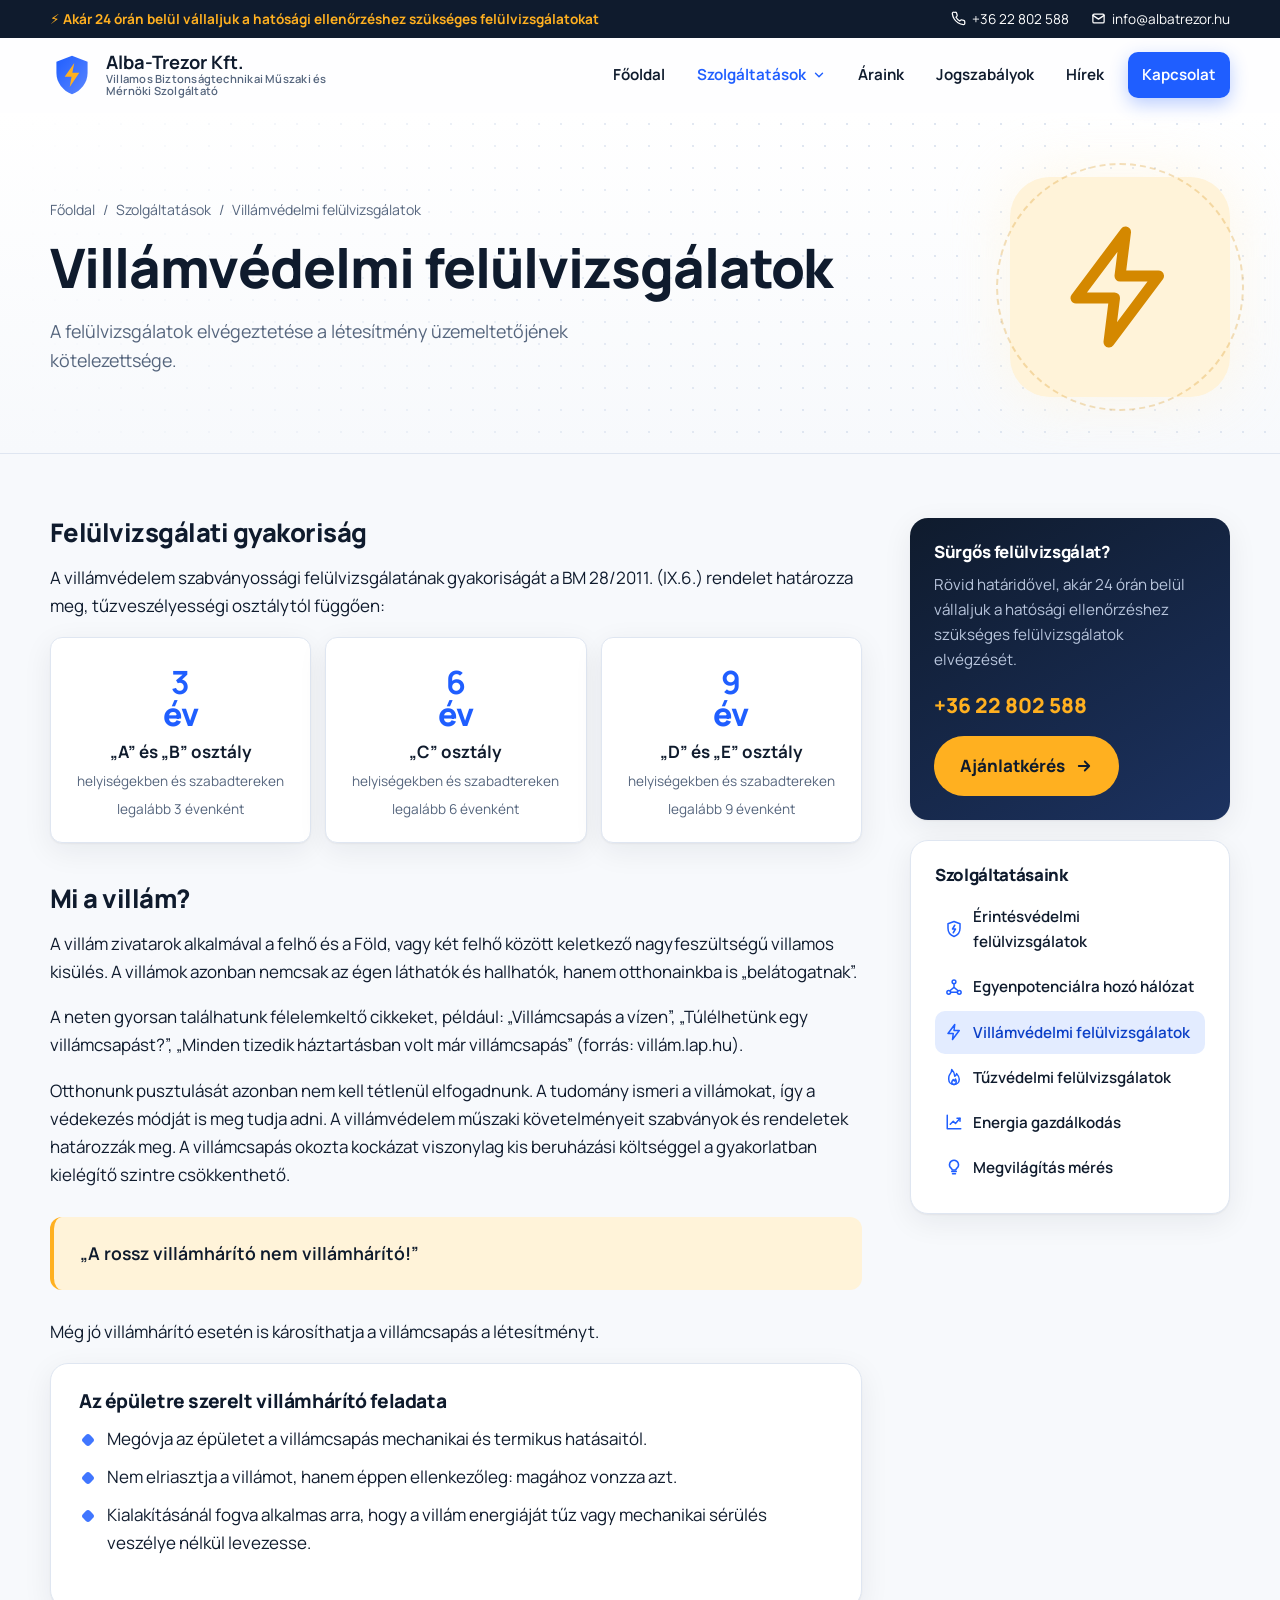
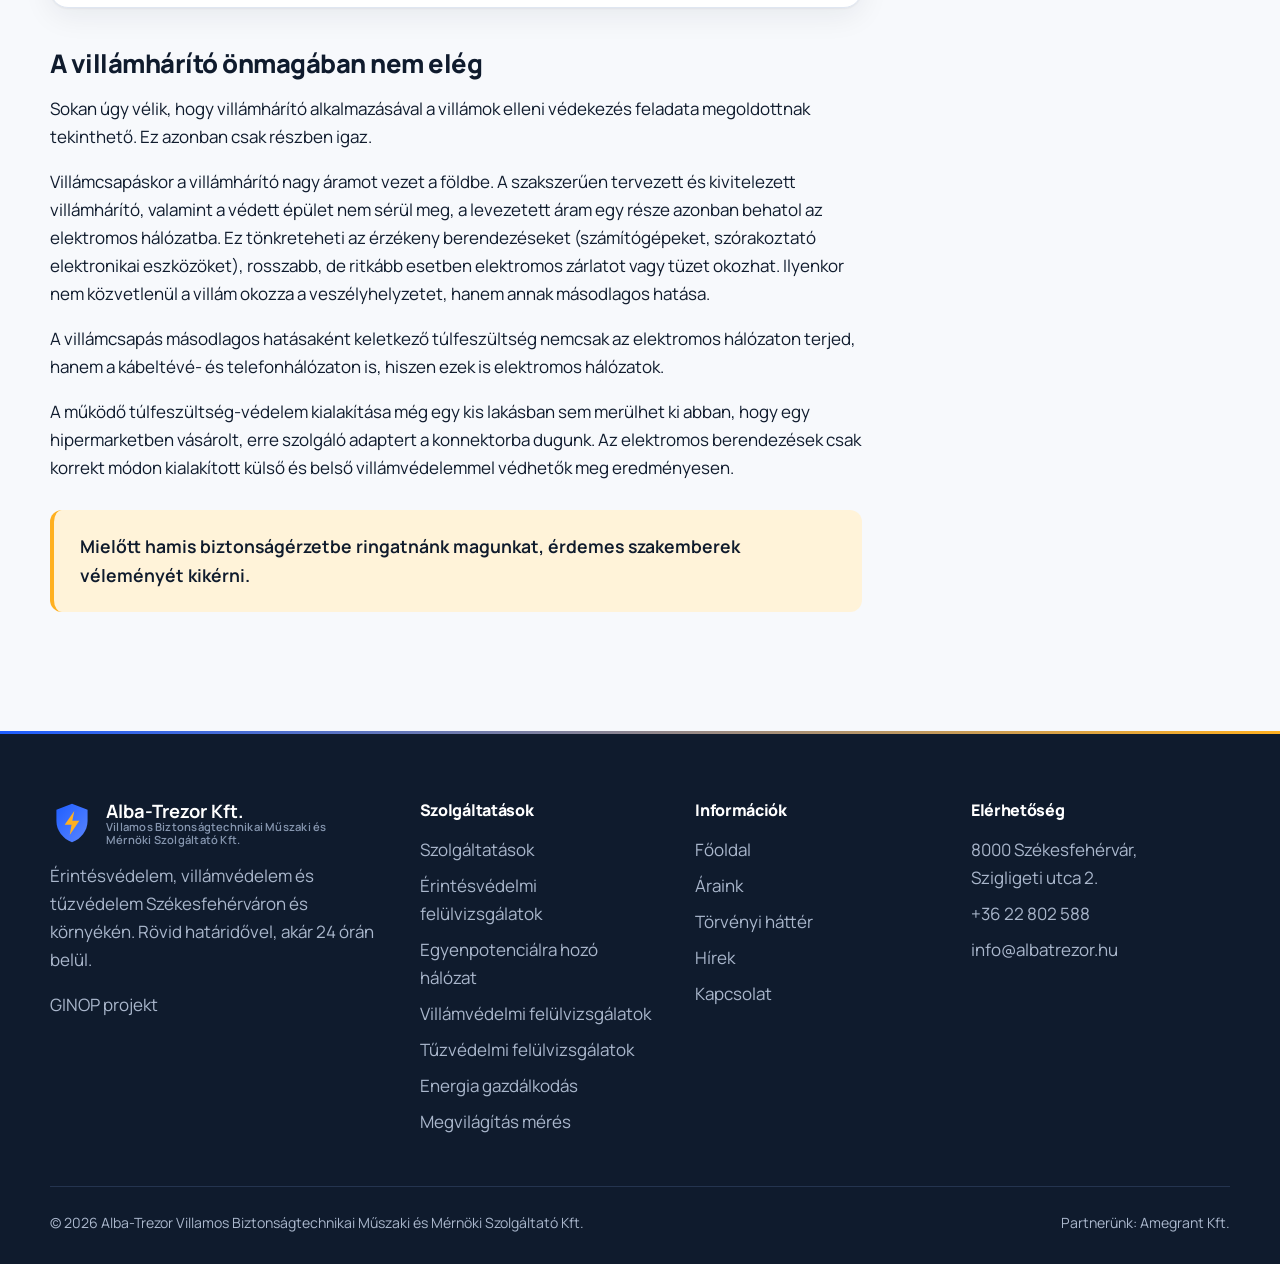
<file: villamvedelmi_felulvizsgalatok.html>
<!doctype html>
<html lang="hu" class="no-js">
<head>
<meta charset="utf-8">
<meta name="viewport" content="width=device-width, initial-scale=1">
<title>Villámvédelmi felülvizsgálatok | Alba-Trezor Kft.</title>
<meta name="description" content="A felülvizsgálatok elvégeztetése a létesítmény üzemeltetőjének kötelezettsége.">
<meta name="keywords" content="villámvédelem, érintésvédelem, tűzvédelem, EPH, megvilágítás mérés, felülvizsgálat, Székesfehérvár">
<meta name="theme-color" content="#1f5eff">
<meta property="og:title" content="Villámvédelmi felülvizsgálatok | Alba-Trezor Kft.">
<meta property="og:description" content="A felülvizsgálatok elvégeztetése a létesítmény üzemeltetőjének kötelezettsége.">
<meta property="og:type" content="website">
<link rel="icon" href="assets/img/favicon.svg" type="image/svg+xml">
<link rel="preconnect" href="https://fonts.googleapis.com">
<link rel="preconnect" href="https://fonts.gstatic.com" crossorigin>
<link href="https://fonts.googleapis.com/css2?family=Manrope:wght@400;500;600;700;800&display=swap" rel="stylesheet">
<link rel="stylesheet" href="assets/css/style.css">
</head><body>
<a class="skip" href="#main">Ugrás a tartalomra</a>
<div class="scroll-progress" aria-hidden="true"></div>
<div class="topbar"><div class="container">
<span class="badge-24">⚡ Akár 24 órán belül vállaljuk a hatósági ellenőrzéshez szükséges felülvizsgálatokat</span>
<a href="tel:+3622802588"><svg viewBox="0 0 24 24" fill="none" stroke="currentColor" stroke-width="2" stroke-linecap="round" stroke-linejoin="round"><path d="M22 16.9v3a2 2 0 01-2.2 2 19.8 19.8 0 01-8.6-3.1 19.5 19.5 0 01-6-6A19.8 19.8 0 012.1 4.2 2 2 0 014.1 2h3a2 2 0 012 1.7c.1 1 .4 1.9.7 2.8a2 2 0 01-.5 2.1L8 9.9a16 16 0 006 6l1.3-1.3a2 2 0 012.1-.4c.9.3 1.8.6 2.8.7a2 2 0 011.7 2z"/></svg>+36 22 802 588</a>
<a href="mailto:info@albatrezor.hu"><svg viewBox="0 0 24 24" fill="none" stroke="currentColor" stroke-width="2" stroke-linecap="round" stroke-linejoin="round"><rect x="3" y="5" width="18" height="14" rx="2"/><path d="M3 7l9 6 9-6"/></svg>info@albatrezor.hu</a>
</div></div>
<header class="header">
<div class="container">
<a class="logo" href="index.html" aria-label="Alba-Trezor Kft. – Főoldal"><svg class="logo-mark" viewBox="0 0 48 48" aria-hidden="true"><defs><linearGradient id="lg" x1="0" y1="0" x2="1" y2="1"><stop offset="0" stop-color="#1f5eff"/><stop offset="1" stop-color="#5b86ff"/></linearGradient></defs><path d="M24 3l17 6.5v12.2c0 10.4-7.2 19.6-17 23.3C14.2 41.3 7 32.1 7 21.7V9.5L24 3z" fill="url(#lg)"/><path class="bolt" d="M26.5 11L16 26h7.5l-2 11L32 21.5h-7.6L26.5 11z" fill="#ffb020"/></svg><span><strong>Alba-Trezor Kft.</strong><small>Villamos Biztonságtechnikai Műszaki és Mérnöki Szolgáltató</small></span></a>
<button class="burger" type="button" aria-label="Menü" aria-expanded="false" aria-controls="nav"><span></span></button>
<nav class="nav" id="nav" aria-label="Főmenü"><ul><li><a href="index.html">Főoldal</a></li><li class="has-sub active"><button class="sub-toggle" type="button" aria-expanded="false" aria-haspopup="true">Szolgáltatások<svg class="chev" viewBox="0 0 24 24" fill="none" stroke="currentColor" stroke-width="2.4" stroke-linecap="round" stroke-linejoin="round"><path d="M6 9l6 6 6-6"/></svg></button><ul class="submenu"><li><a href="szolgaltatasok.html"><span class="ico t-blue"><svg viewBox="0 0 24 24" fill="none" stroke="currentColor" stroke-width="2" stroke-linecap="round" stroke-linejoin="round"><rect x="3" y="3" width="7" height="7" rx="2"/><rect x="14" y="3" width="7" height="7" rx="2"/><rect x="3" y="14" width="7" height="7" rx="2"/><rect x="14" y="14" width="7" height="7" rx="2"/></svg></span><span>Összes szolgáltatás</span></a></li><li><a href="erintesvedelmi_felulvizsgalatok.html"><span class="ico t-blue"><svg viewBox="0 0 24 24" fill="none" stroke="currentColor" stroke-width="2" stroke-linecap="round" stroke-linejoin="round"><path d="M12 2l8 3v6c0 5-3.4 9.4-8 11-4.6-1.6-8-6-8-11V5l8-3z"/><path d="M13 7l-3 5h4l-3 5"/></svg></span><span>Érintésvédelmi felülvizsgálatok</span></a></li><li><a href="egyenpotenciara_hozo_halozat.html"><span class="ico t-cyan"><svg viewBox="0 0 24 24" fill="none" stroke="currentColor" stroke-width="2" stroke-linecap="round" stroke-linejoin="round"><circle cx="12" cy="5" r="2.5"/><circle cx="5" cy="19" r="2.5"/><circle cx="19" cy="19" r="2.5"/><path d="M12 7.5v5M12 12.5L6.5 17M12 12.5l5.5 4.5M7.5 19h9"/></svg></span><span>Egyenpotenciálra hozó hálózat</span></a></li><li><a href="villamvedelmi_felulvizsgalatok.html" aria-current="page"><span class="ico t-amber"><svg viewBox="0 0 24 24" fill="none" stroke="currentColor" stroke-width="2" stroke-linecap="round" stroke-linejoin="round"><path d="M13 2L4 14h7l-1 8 9-12h-7l1-8z"/></svg></span><span>Villámvédelmi felülvizsgálatok</span></a></li><li><a href="tuzvedelmi_felulvizsgalatok.html"><span class="ico t-red"><svg viewBox="0 0 24 24" fill="none" stroke="currentColor" stroke-width="2" stroke-linecap="round" stroke-linejoin="round"><path d="M12 22c4 0 7-2.8 7-7 0-3.2-2-5.8-3.5-7.5-.4 1.8-1.4 3-2.5 3.5C13 7.5 11.5 4.5 9 2c.3 3-1.5 5.2-3 7.2C4.8 10.8 5 12.5 5 15c0 4.2 3 7 7 7z"/><path d="M12 22c-1.7 0-3-1.3-3-3 0-1.5 1-2.5 2-3.5.3 1 1 1.6 1.8 1.8.2-1 .7-2 1.2-2.5.6 1 1 2.2 1 3.2 0 2.2-1.3 4-3 4z"/></svg></span><span>Tűzvédelmi felülvizsgálatok</span></a></li><li><a href="tervezes.html"><span class="ico t-green"><svg viewBox="0 0 24 24" fill="none" stroke="currentColor" stroke-width="2" stroke-linecap="round" stroke-linejoin="round"><path d="M3 3v18h18"/><path d="M7 15l4-4 3 3 6-7"/><path d="M16 7h4v4"/></svg></span><span>Energia gazdálkodás</span></a></li><li><a href="megvilagitas_meres.html"><span class="ico t-violet"><svg viewBox="0 0 24 24" fill="none" stroke="currentColor" stroke-width="2" stroke-linecap="round" stroke-linejoin="round"><path d="M9 18h6M10 21h4"/><path d="M12 3a6 6 0 00-3.6 10.8c.7.6 1.1 1.4 1.1 2.2h5c0-.8.4-1.6 1.1-2.2A6 6 0 0012 3z"/></svg></span><span>Megvilágítás mérés</span></a></li></ul></li><li><a href="araink.html">Áraink</a></li><li><a href="torvenyi_hatter.html">Jogszabályok</a></li><li><a href="hirek.html">Hírek</a></li><li><a href="kapcsolat.html" class="cta">Kapcsolat</a></li></ul></nav>
</div>
</header>
<main id="main"><section class="page-hero"><div class="container">
<div><nav class="crumbs" aria-label="Morzsamenü"><a href="index.html">Főoldal</a><span>/</span><a href="szolgaltatasok.html">Szolgáltatások</a><span>/</span><span>Villámvédelmi felülvizsgálatok</span></nav>
<h1 class="reveal">Villámvédelmi felülvizsgálatok</h1>
<p class="lead reveal" style="--d:.1s">A felülvizsgálatok elvégeztetése a létesítmény üzemeltetőjének kötelezettsége.</p></div>
<div class="page-art t-amber reveal zoom" aria-hidden="true"><span class="ring"></span><svg viewBox="0 0 24 24" fill="none" stroke="currentColor" stroke-width="2" stroke-linecap="round" stroke-linejoin="round"><path d="M13 2L4 14h7l-1 8 9-12h-7l1-8z"/></svg></div>
</div></section><div class="container content-grid"><article class="prose">
<h2 class="reveal">Felülvizsgálati gyakoriság</h2>
<p class="reveal">A villámvédelem szabványossági felülvizsgálatának gyakoriságát a BM 28/2011. (IX.6.) rendelet határozza meg, tűzveszélyességi osztálytól függően:</p>
<div class="freq">
<div class="reveal"><strong><span data-count="3">3</span> év</strong><span>„A” és „B” osztály</span><small>helyiségekben és szabadtereken legalább 3 évenként</small></div>
<div class="reveal" style="--d:.1s"><strong><span data-count="6">6</span> év</strong><span>„C” osztály</span><small>helyiségekben és szabadtereken legalább 6 évenként</small></div>
<div class="reveal" style="--d:.2s"><strong><span data-count="9">9</span> év</strong><span>„D” és „E” osztály</span><small>helyiségekben és szabadtereken legalább 9 évenként</small></div>
</div>
<h2 class="reveal">Mi a villám?</h2>
<p class="reveal">A villám zivatarok alkalmával a felhő és a Föld, vagy két felhő között keletkező nagyfeszültségű villamos kisülés. A villámok azonban nemcsak az égen láthatók és hallhatók, hanem otthonainkba is „belátogatnak”.</p>
<p class="reveal">A neten gyorsan találhatunk félelemkeltő cikkeket, például: „Villámcsapás a vízen”, „Túlélhetünk egy villámcsapást?”, „Minden tizedik háztartásban volt már villámcsapás” (forrás: villám.lap.hu).</p>
<p class="reveal">Otthonunk pusztulását azonban nem kell tétlenül elfogadnunk. A tudomány ismeri a villámokat, így a védekezés módját is meg tudja adni. A villámvédelem műszaki követelményeit szabványok és rendeletek határozzák meg. A villámcsapás okozta kockázat viszonylag kis beruházási költséggel a gyakorlatban kielégítő szintre csökkenthető.</p>
<blockquote class="reveal">„A rossz villámhárító nem villámhárító!”</blockquote>
<p class="reveal">Még jó villámhárító esetén is károsíthatja a villámcsapás a létesítményt.</p>
<div class="box reveal">
<h3>Az épületre szerelt villámhárító feladata</h3>
<ul>
<li>Megóvja az épületet a villámcsapás mechanikai és termikus hatásaitól.</li>
<li>Nem elriasztja a villámot, hanem éppen ellenkezőleg: magához vonzza azt.</li>
<li>Kialakításánál fogva alkalmas arra, hogy a villám energiáját tűz vagy mechanikai sérülés veszélye nélkül levezesse.</li>
</ul>
</div>
<h2 class="reveal">A villámhárító önmagában nem elég</h2>
<p class="reveal">Sokan úgy vélik, hogy villámhárító alkalmazásával a villámok elleni védekezés feladata megoldottnak tekinthető. Ez azonban csak részben igaz.</p>
<p class="reveal">Villámcsapáskor a villámhárító nagy áramot vezet a földbe. A szakszerűen tervezett és kivitelezett villámhárító, valamint a védett épület nem sérül meg, a levezetett áram egy része azonban behatol az elektromos hálózatba. Ez tönkreteheti az érzékeny berendezéseket (számítógépeket, szórakoztató elektronikai eszközöket), rosszabb, de ritkább esetben elektromos zárlatot vagy tüzet okozhat. Ilyenkor nem közvetlenül a villám okozza a veszélyhelyzetet, hanem annak másodlagos hatása.</p>
<p class="reveal">A villámcsapás másodlagos hatásaként keletkező túlfeszültség nemcsak az elektromos hálózaton terjed, hanem a kábeltévé- és telefonhálózaton is, hiszen ezek is elektromos hálózatok.</p>
<p class="reveal">A működő túlfeszültség-védelem kialakítása még egy kis lakásban sem merülhet ki abban, hogy egy hipermarketben vásárolt, erre szolgáló adaptert a konnektorba dugunk. Az elektromos berendezések csak korrekt módon kialakított külső és belső villámvédelemmel védhetők meg eredményesen.</p>
<blockquote class="reveal">Mielőtt hamis biztonságérzetbe ringatnánk magunkat, érdemes szakemberek véleményét kikérni.</blockquote>
</article><aside class="sidebar">
<div class="side-card side-cta reveal from-right">
<h3>Sürgős felülvizsgálat?</h3>
<p>Rövid határidővel, akár 24 órán belül vállaljuk a hatósági ellenőrzéshez szükséges felülvizsgálatok elvégzését.</p>
<a class="tel" href="tel:+3622802588">+36 22 802 588</a>
<a class="btn btn-spark" href="kapcsolat.html">Ajánlatkérés <svg viewBox="0 0 24 24" fill="none" stroke="currentColor" stroke-width="2.4" stroke-linecap="round" stroke-linejoin="round"><path d="M5 12h14M13 6l6 6-6 6"/></svg></a>
</div>
<div class="side-card reveal from-right" style="--d:.1s">
<h3>Szolgáltatásaink</h3>
<ul><li><a href="erintesvedelmi_felulvizsgalatok.html"><svg viewBox="0 0 24 24" fill="none" stroke="currentColor" stroke-width="2" stroke-linecap="round" stroke-linejoin="round"><path d="M12 2l8 3v6c0 5-3.4 9.4-8 11-4.6-1.6-8-6-8-11V5l8-3z"/><path d="M13 7l-3 5h4l-3 5"/></svg>Érintésvédelmi felülvizsgálatok</a></li><li><a href="egyenpotenciara_hozo_halozat.html"><svg viewBox="0 0 24 24" fill="none" stroke="currentColor" stroke-width="2" stroke-linecap="round" stroke-linejoin="round"><circle cx="12" cy="5" r="2.5"/><circle cx="5" cy="19" r="2.5"/><circle cx="19" cy="19" r="2.5"/><path d="M12 7.5v5M12 12.5L6.5 17M12 12.5l5.5 4.5M7.5 19h9"/></svg>Egyenpotenciálra hozó hálózat</a></li><li><a href="villamvedelmi_felulvizsgalatok.html" aria-current="page"><svg viewBox="0 0 24 24" fill="none" stroke="currentColor" stroke-width="2" stroke-linecap="round" stroke-linejoin="round"><path d="M13 2L4 14h7l-1 8 9-12h-7l1-8z"/></svg>Villámvédelmi felülvizsgálatok</a></li><li><a href="tuzvedelmi_felulvizsgalatok.html"><svg viewBox="0 0 24 24" fill="none" stroke="currentColor" stroke-width="2" stroke-linecap="round" stroke-linejoin="round"><path d="M12 22c4 0 7-2.8 7-7 0-3.2-2-5.8-3.5-7.5-.4 1.8-1.4 3-2.5 3.5C13 7.5 11.5 4.5 9 2c.3 3-1.5 5.2-3 7.2C4.8 10.8 5 12.5 5 15c0 4.2 3 7 7 7z"/><path d="M12 22c-1.7 0-3-1.3-3-3 0-1.5 1-2.5 2-3.5.3 1 1 1.6 1.8 1.8.2-1 .7-2 1.2-2.5.6 1 1 2.2 1 3.2 0 2.2-1.3 4-3 4z"/></svg>Tűzvédelmi felülvizsgálatok</a></li><li><a href="tervezes.html"><svg viewBox="0 0 24 24" fill="none" stroke="currentColor" stroke-width="2" stroke-linecap="round" stroke-linejoin="round"><path d="M3 3v18h18"/><path d="M7 15l4-4 3 3 6-7"/><path d="M16 7h4v4"/></svg>Energia gazdálkodás</a></li><li><a href="megvilagitas_meres.html"><svg viewBox="0 0 24 24" fill="none" stroke="currentColor" stroke-width="2" stroke-linecap="round" stroke-linejoin="round"><path d="M9 18h6M10 21h4"/><path d="M12 3a6 6 0 00-3.6 10.8c.7.6 1.1 1.4 1.1 2.2h5c0-.8.4-1.6 1.1-2.2A6 6 0 0012 3z"/></svg>Megvilágítás mérés</a></li></ul>
</div>
</aside></div></main>
<footer class="footer">
<div class="container">
<div class="footer-grid">
<div>
<a class="logo" href="index.html"><svg class="logo-mark" viewBox="0 0 48 48" aria-hidden="true"><defs><linearGradient id="lg" x1="0" y1="0" x2="1" y2="1"><stop offset="0" stop-color="#1f5eff"/><stop offset="1" stop-color="#5b86ff"/></linearGradient></defs><path d="M24 3l17 6.5v12.2c0 10.4-7.2 19.6-17 23.3C14.2 41.3 7 32.1 7 21.7V9.5L24 3z" fill="url(#lg)"/><path class="bolt" d="M26.5 11L16 26h7.5l-2 11L32 21.5h-7.6L26.5 11z" fill="#ffb020"/></svg><span><strong>Alba-Trezor Kft.</strong><small>Villamos Biztonságtechnikai Műszaki és Mérnöki Szolgáltató Kft.</small></span></a>
<p>Érintésvédelem, villámvédelem és tűzvédelem Székesfehérváron és környékén. Rövid határidővel, akár 24 órán belül.</p>
<a class="ginop-link" href="ginop.html">GINOP projekt</a>
</div>
<div><h4>Szolgáltatások</h4><ul><li><a href="szolgaltatasok.html">Szolgáltatások</a></li><li><a href="erintesvedelmi_felulvizsgalatok.html">Érintésvédelmi felülvizsgálatok</a></li><li><a href="egyenpotenciara_hozo_halozat.html">Egyenpotenciálra hozó hálózat</a></li><li><a href="villamvedelmi_felulvizsgalatok.html">Villámvédelmi felülvizsgálatok</a></li><li><a href="tuzvedelmi_felulvizsgalatok.html">Tűzvédelmi felülvizsgálatok</a></li><li><a href="tervezes.html">Energia gazdálkodás</a></li><li><a href="megvilagitas_meres.html">Megvilágítás mérés</a></li></ul></div>
<div><h4>Információk</h4><ul>
<li><a href="index.html">Főoldal</a></li>
<li><a href="araink.html">Áraink</a></li>
<li><a href="torvenyi_hatter.html">Törvényi háttér</a></li>
<li><a href="hirek.html">Hírek</a></li>
<li><a href="kapcsolat.html">Kapcsolat</a></li>
</ul></div>
<div><h4>Elérhetőség</h4><ul>
<li>8000 Székesfehérvár,<br>Szigligeti utca 2.</li>
<li><a href="tel:+3622802588">+36 22 802 588</a></li>
<li><a href="mailto:info@albatrezor.hu">info@albatrezor.hu</a></li>
</ul></div>
</div>
<div class="footer-bottom">
<span>© <span data-year>2026</span> Alba-Trezor Villamos Biztonságtechnikai Műszaki és Mérnöki Szolgáltató Kft.</span>
<span>Partnerünk: <a href="http://www.amegrant.hu/" target="_blank" rel="noopener">Amegrant Kft.</a></span>
</div>
</div>
</footer>
<button class="to-top" type="button" aria-label="Vissza az oldal tetejére"><svg viewBox="0 0 24 24" fill="none" stroke="currentColor" stroke-width="2.4" stroke-linecap="round" stroke-linejoin="round"><path d="M12 19V5M6 11l6-6 6 6"/></svg></button>
<script src="assets/js/main.js" defer></script>
</body>
</html>
</file>
<file: assets/css/style.css>
/* Alba-Trezor Kft. – statikus weboldal stíluslap */
:root {
  --bg: #f7f9fc;
  --surface: #ffffff;
  --surface-2: #eef3fb;
  --text: #0f1b2d;
  --muted: #55657d;
  --line: #dfe6f1;
  --brand: #1f5eff;
  --brand-2: #0b3fc7;
  --brand-soft: #e3ecff;
  --spark: #ffb020;
  --spark-soft: #fff3d9;
  --fire: #ff6a3d;
  --ok: #19a974;
  --radius: 18px;
  --radius-sm: 12px;
  --shadow: 0 1px 2px rgba(15, 27, 45, .05), 0 8px 30px rgba(15, 27, 45, .07);
  --shadow-lg: 0 2px 6px rgba(15, 27, 45, .06), 0 24px 60px rgba(31, 94, 255, .14);
  --ease: cubic-bezier(.2, .7, .2, 1);
  --max: 1180px;
  color-scheme: light;
}

@view-transition { navigation: auto; }

*, *::before, *::after { box-sizing: border-box; }
html { scroll-behavior: smooth; -webkit-text-size-adjust: 100%; overflow-x: clip; }
body {
  margin: 0;
  font-family: "Manrope", system-ui, -apple-system, "Segoe UI", Roboto, sans-serif;
  font-size: 17px;
  line-height: 1.65;
  color: var(--text);
  background: var(--bg);
  overflow-x: hidden;
  animation: page-in .6s var(--ease) both;
}
body.leaving { animation: page-out .25s ease both; }
@keyframes page-in { from { opacity: 0; transform: translateY(8px); } to { opacity: 1; transform: none; } }
@keyframes page-out { to { opacity: 0; transform: translateY(-6px); } }

img, svg { max-width: 100%; display: block; }
a { color: var(--brand); text-decoration: none; transition: color .2s; }
a:hover { color: var(--brand-2); }
h1, h2, h3, h4 { line-height: 1.2; margin: 0 0 .6em; letter-spacing: -.02em; font-weight: 800; }
h1 { font-size: clamp(2rem, 4.6vw, 3.4rem); }
h2 { font-size: clamp(1.5rem, 3vw, 2.2rem); }
h3 { font-size: 1.2rem; }
p { margin: 0 0 1em; }
.container { width: min(var(--max), 100% - 32px); margin-inline: auto; }
.skip { position: absolute; left: -999px; top: 8px; background: var(--brand); color: #fff; padding: 8px 14px; border-radius: 8px; z-index: 100; }
.skip:focus { left: 16px; }
:focus-visible { outline: 3px solid var(--spark); outline-offset: 3px; border-radius: 6px; }

/* ---------- Fejléc ---------- */
.topbar { background: var(--text); color: #c9d4e6; font-size: .85rem; }
.topbar .container { display: flex; gap: 22px; justify-content: flex-end; align-items: center; min-height: 38px; flex-wrap: wrap; }
.topbar a { color: #fff; display: inline-flex; gap: 6px; align-items: center; }
.topbar a:hover { color: var(--spark); }
.topbar svg { width: 15px; height: 15px; }
.topbar .badge-24 { margin-right: auto; color: var(--spark); font-weight: 700; }

.header {
  position: sticky; top: 0; z-index: 50;
  background: rgba(255, 255, 255, .82);
  backdrop-filter: saturate(180%) blur(14px);
  -webkit-backdrop-filter: saturate(180%) blur(14px);
  border-bottom: 1px solid transparent;
  transition: border-color .3s, box-shadow .3s;
}
.header.scrolled { border-color: var(--line); box-shadow: 0 6px 24px rgba(15, 27, 45, .06); }
.header .container { display: flex; align-items: center; gap: 24px; min-height: 74px; }
.logo { display: flex; align-items: center; gap: 12px; color: var(--text); font-weight: 800; line-height: 1.1; }
.logo:hover { color: var(--text); }
.logo-mark { width: 44px; height: 44px; flex: none; }
.logo-mark .bolt { transform-origin: center; animation: bolt-pulse 3.2s ease-in-out infinite; }
@keyframes bolt-pulse { 0%, 88%, 100% { opacity: 1; } 91% { opacity: .35; } 94% { opacity: 1; } 96% { opacity: .5; } }
.logo small { display: block; font-weight: 600; font-size: .7rem; color: var(--muted); letter-spacing: .02em; max-width: 230px; }
.logo strong { font-size: 1.15rem; }

.nav { margin-left: auto; }
.nav > ul { list-style: none; margin: 0; padding: 0; display: flex; gap: 4px; align-items: center; }
.nav a, .nav button.sub-toggle {
  display: inline-flex; align-items: center; gap: 6px;
  padding: 10px 14px; border-radius: 10px;
  color: var(--text); font: inherit; font-weight: 650; font-size: .95rem;
  background: none; border: 0; cursor: pointer;
  transition: background .2s, color .2s;
}
.nav a:hover, .nav button.sub-toggle:hover, .nav .has-sub:hover > button { background: var(--brand-soft); color: var(--brand-2); }
.nav a[aria-current="page"], .nav .has-sub.active > button { color: var(--brand); }
.nav a[aria-current="page"]::after { content: ""; }
.nav .cta { background: var(--brand); color: #fff; margin-left: 6px; box-shadow: 0 6px 18px rgba(31, 94, 255, .3); }
.nav .cta:hover { background: var(--brand-2); color: #fff; }
.nav .cta[aria-current="page"] { color: #fff; }
.has-sub { position: relative; }
.has-sub svg.chev { width: 14px; height: 14px; transition: transform .25s; }
.submenu {
  list-style: none; margin: 0; padding: 10px;
  position: absolute; top: calc(100% + 8px); left: 50%;
  width: 330px; background: var(--surface); border: 1px solid var(--line);
  border-radius: 16px; box-shadow: var(--shadow-lg);
  opacity: 0; visibility: hidden; transform: translate(-50%, 8px);
  transition: opacity .25s var(--ease), transform .25s var(--ease), visibility .25s;
}
.submenu::before { content: ""; position: absolute; inset: -12px 0 auto; height: 12px; }
.has-sub:hover .submenu, .has-sub:focus-within .submenu, .has-sub.open .submenu { opacity: 1; visibility: visible; transform: translate(-50%, 0); }
.has-sub:hover svg.chev, .has-sub.open svg.chev { transform: rotate(180deg); }
.submenu a { display: flex; gap: 12px; padding: 10px 12px; width: 100%; font-weight: 600; }
.submenu .ico { width: 34px; height: 34px; border-radius: 10px; background: var(--brand-soft); display: grid; place-items: center; flex: none; }
.submenu .ico svg { width: 20px; height: 20px; }

.burger { display: none; margin-left: auto; width: 46px; height: 46px; border-radius: 12px; border: 1px solid var(--line); background: var(--surface); cursor: pointer; position: relative; }
.burger span, .burger span::before, .burger span::after { position: absolute; left: 12px; right: 12px; height: 2px; background: var(--text); border-radius: 2px; transition: transform .3s var(--ease), opacity .2s; content: ""; }
.burger span { top: 22px; }
.burger span::before { top: -7px; left: 0; right: 0; }
.burger span::after { top: 7px; left: 0; right: 0; }
.nav-open .burger span { background: transparent; }
.nav-open .burger span::before { transform: translateY(7px) rotate(45deg); }
.nav-open .burger span::after { transform: translateY(-7px) rotate(-45deg); }

@media (max-width: 1080px) {
  .burger { display: block; }
  .nav {
    position: fixed; inset: 112px 0 0 0; background: var(--surface);
    padding: 16px; overflow-y: auto;
    transform: translateY(-12px); opacity: 0; visibility: hidden;
    transition: transform .35s var(--ease), opacity .3s, visibility .35s;
  }
  .nav-open .nav { transform: none; opacity: 1; visibility: visible; }
  .nav > ul { flex-direction: column; align-items: stretch; gap: 2px; }
  .nav a, .nav button.sub-toggle { width: 100%; justify-content: space-between; padding: 14px; font-size: 1.05rem; }
  .nav .cta { margin: 10px 0 0; justify-content: center; }
  .submenu { position: static; width: auto; transform: none; opacity: 1; visibility: visible; box-shadow: none; border: 0; padding: 0 0 0 10px; display: none; }
  .has-sub:hover .submenu, .has-sub:focus-within .submenu { transform: none; }
  .has-sub.open .submenu { display: block; transform: none; }
  .submenu::before { display: none; }
  .logo small { display: none; }
}

/* ---------- Gombok ---------- */
.btn {
  display: inline-flex; align-items: center; gap: 10px;
  padding: 14px 24px; border-radius: 999px; font-weight: 750;
  border: 2px solid transparent; cursor: pointer; font: inherit; font-weight: 750;
  transition: transform .2s var(--ease), box-shadow .2s, background .2s, color .2s;
}
.btn svg { width: 18px; height: 18px; transition: transform .25s var(--ease); }
.btn:hover svg { transform: translateX(4px); }
.btn-primary { background: var(--brand); color: #fff; box-shadow: 0 10px 26px rgba(31, 94, 255, .32); }
.btn-primary:hover { background: var(--brand-2); color: #fff; transform: translateY(-2px); }
.btn-ghost { background: var(--surface); color: var(--text); border-color: var(--line); }
.btn-ghost:hover { border-color: var(--brand); color: var(--brand); transform: translateY(-2px); }
.btn-spark { background: var(--spark); color: var(--text); }
.btn-spark:hover { color: var(--text); transform: translateY(-2px); box-shadow: 0 10px 26px rgba(255, 176, 32, .4); }

/* ---------- Hero ---------- */
.hero { position: relative; overflow: hidden; padding: 80px 0 90px; isolation: isolate; }
.hero::before {
  content: ""; position: absolute; inset: 0; z-index: -2;
  background-image: linear-gradient(var(--line) 1px, transparent 1px), linear-gradient(90deg, var(--line) 1px, transparent 1px);
  background-size: 44px 44px;
  mask-image: radial-gradient(ellipse at 70% 40%, #000 10%, transparent 70%);
  -webkit-mask-image: radial-gradient(ellipse at 70% 40%, #000 10%, transparent 70%);
  animation: grid-drift 30s linear infinite;
}
@keyframes grid-drift { to { background-position: 44px 44px, 44px 44px; } }
.blob { position: absolute; border-radius: 50%; filter: blur(60px); z-index: -1; opacity: .55; animation: float 14s ease-in-out infinite; }
.blob.b1 { width: 420px; height: 420px; background: #bcd0ff; top: -120px; right: -60px; }
.blob.b2 { width: 320px; height: 320px; background: #ffe2a8; bottom: -120px; left: 10%; animation-delay: -5s; }
.blob.b3 { width: 260px; height: 260px; background: #c8f1e2; top: 40%; right: 35%; animation-delay: -9s; opacity: .4; }
@keyframes float { 0%, 100% { transform: translate(0, 0) scale(1); } 33% { transform: translate(30px, -20px) scale(1.05); } 66% { transform: translate(-20px, 25px) scale(.96); } }

.hero-grid { display: grid; grid-template-columns: 1.1fr .9fr; gap: 48px; align-items: center; }
.eyebrow { display: inline-flex; align-items: center; gap: 8px; padding: 7px 14px; border-radius: 999px; background: var(--spark-soft); color: #8a5a00; font-weight: 750; font-size: .85rem; margin-bottom: 20px; }
.eyebrow .dot { width: 8px; height: 8px; border-radius: 50%; background: var(--spark); box-shadow: 0 0 0 0 rgba(255, 176, 32, .7); animation: ping 1.8s infinite; }
@keyframes ping { 70% { box-shadow: 0 0 0 10px rgba(255, 176, 32, 0); } 100% { box-shadow: 0 0 0 0 rgba(255, 176, 32, 0); } }
.hero h1 .hl { background: linear-gradient(90deg, var(--brand), #6a8dff, var(--brand)); background-size: 200% auto; -webkit-background-clip: text; background-clip: text; color: transparent; animation: shine 6s linear infinite; }
@keyframes shine { to { background-position: 200% center; } }
.hero .lead { font-size: 1.18rem; color: var(--muted); max-width: 560px; }
.hero-actions { display: flex; gap: 14px; flex-wrap: wrap; margin-top: 28px; }
.hero-stats { display: flex; gap: 34px; margin-top: 44px; flex-wrap: wrap; }
.hero-stats div { display: flex; flex-direction: column; }
.hero-stats strong { font-size: 2rem; font-weight: 800; color: var(--text); line-height: 1; }
.hero-stats div > span { color: var(--muted); font-size: .9rem; margin-top: 6px; }

.hero-art { position: relative; aspect-ratio: 1; max-width: 500px; justify-self: center; width: 100%; }
.hero-art svg { width: 100%; height: 100%; overflow: visible; }
.orbit { transform-origin: 250px 250px; animation: spin 40s linear infinite; }
.orbit.rev { animation-direction: reverse; animation-duration: 60s; }
@keyframes spin { to { transform: rotate(360deg); } }
.draw { stroke-dasharray: 1000; stroke-dashoffset: 1000; animation: draw 2.4s var(--ease) .3s forwards; }
@keyframes draw { to { stroke-dashoffset: 0; } }
.flash { animation: flash 4s ease-in-out infinite; }
@keyframes flash { 0%, 80%, 100% { opacity: 0; } 82% { opacity: .9; } 84% { opacity: .1; } 86% { opacity: .7; } 90% { opacity: 0; } }
.bob { animation: bob 6s ease-in-out infinite; }
.bob.d1 { animation-delay: -2s; } .bob.d2 { animation-delay: -4s; }
@keyframes bob { 0%, 100% { transform: translateY(0); } 50% { transform: translateY(-12px); } }
.chip-card { position: absolute; background: var(--surface); border-radius: 14px; padding: 12px 16px; box-shadow: var(--shadow-lg); display: flex; align-items: center; gap: 10px; font-weight: 700; font-size: .9rem; white-space: nowrap; }
.chip-card .ico { width: 34px; height: 34px; border-radius: 10px; display: grid; place-items: center; }
.chip-card .ico svg { width: 20px; height: 20px; }
.chip-card.c1 { top: 8%; left: -6%; }
.chip-card.c2 { bottom: 12%; right: -4%; }
.chip-card small { display: block; color: var(--muted); font-weight: 600; font-size: .75rem; }

/* ---------- Szekciók ---------- */
.section { padding: 90px 0; position: relative; }
.section.alt { background: var(--surface); border-block: 1px solid var(--line); }
.section-head { max-width: 680px; margin: 0 auto 48px; text-align: center; }
.section-head p { color: var(--muted); font-size: 1.08rem; }
.kicker { color: var(--brand); font-weight: 800; text-transform: uppercase; letter-spacing: .12em; font-size: .78rem; display: block; margin-bottom: 10px; }

.cards { display: grid; grid-template-columns: repeat(3, 1fr); gap: 22px; }
.card {
  position: relative; background: var(--surface); border: 1px solid var(--line); border-radius: var(--radius);
  padding: 28px; box-shadow: var(--shadow); color: var(--text); overflow: hidden;
  transition: transform .35s var(--ease), box-shadow .35s var(--ease), border-color .35s;
  transform-style: preserve-3d;
}
.card::after { content: ""; position: absolute; inset: 0; background: radial-gradient(400px circle at var(--mx, 50%) var(--my, 0%), rgba(31, 94, 255, .09), transparent 45%); opacity: 0; transition: opacity .3s; pointer-events: none; }
.card:hover { transform: translateY(-6px); box-shadow: var(--shadow-lg); border-color: #c3d3fb; color: var(--text); }
.card:hover::after { opacity: 1; }
.card .icon-wrap { width: 64px; height: 64px; border-radius: 18px; display: grid; place-items: center; margin-bottom: 20px; transition: transform .4s var(--ease); }
.card:hover .icon-wrap { transform: rotate(-6deg) scale(1.08); }
.card .icon-wrap svg { width: 34px; height: 34px; }
.card p { color: var(--muted); margin-bottom: 18px; }
.card .more { font-weight: 750; color: var(--brand); display: inline-flex; gap: 8px; align-items: center; }
.card .more svg { width: 16px; height: 16px; transition: transform .25s var(--ease); }
.card:hover .more svg { transform: translateX(5px); }
.t-blue { background: var(--brand-soft); color: var(--brand); }
.t-amber { background: var(--spark-soft); color: #d48800; }
.t-red { background: #ffe8e0; color: var(--fire); }
.t-green { background: #dcf5ea; color: var(--ok); }
.t-violet { background: #ece6ff; color: #6b4dff; }
.t-cyan { background: #dcf3fb; color: #0a8fbf; }

.split { display: grid; grid-template-columns: 1fr 1fr; gap: 60px; align-items: center; }
.checklist { list-style: none; padding: 0; margin: 20px 0; display: grid; gap: 14px; }
.checklist li { display: flex; gap: 14px; align-items: flex-start; }
.checklist li::before { content: ""; flex: none; width: 26px; height: 26px; margin-top: 1px; border-radius: 50%; background: var(--brand-soft) url("data:image/svg+xml,%3Csvg xmlns='http://www.w3.org/2000/svg' viewBox='0 0 24 24' fill='none' stroke='%231f5eff' stroke-width='3' stroke-linecap='round' stroke-linejoin='round'%3E%3Cpath d='M5 12l5 5L20 7'/%3E%3C/svg%3E") center / 14px no-repeat; }

.feature-art { border-radius: 28px; background: linear-gradient(145deg, #eaf0ff, #fff7e6); padding: 30px; position: relative; overflow: hidden; aspect-ratio: 5/4; display: grid; place-items: center; box-shadow: var(--shadow); }
.feature-art svg { width: 100%; height: 100%; }

.teasers { display: grid; grid-template-columns: repeat(4, 1fr); gap: 18px; }
.teaser { background: var(--surface); border: 1px solid var(--line); border-radius: var(--radius); padding: 24px; color: var(--text); transition: transform .3s var(--ease), box-shadow .3s; display: flex; flex-direction: column; }
.teaser:hover { transform: translateY(-4px); box-shadow: var(--shadow-lg); color: var(--text); }
.teaser h3 { display: flex; align-items: center; gap: 10px; }
.teaser h3 svg { width: 22px; height: 22px; color: var(--brand); }
.teaser p { color: var(--muted); font-size: .95rem; flex: 1; }
.teaser .more { font-weight: 750; color: var(--brand); font-size: .92rem; }

.cta-band { position: relative; overflow: hidden; border-radius: 28px; padding: 56px; background: linear-gradient(120deg, var(--brand) 0%, #3d74ff 55%, #6a8dff 100%); color: #fff; display: flex; align-items: center; justify-content: space-between; gap: 30px; flex-wrap: wrap; box-shadow: var(--shadow-lg); }
.cta-band h2 { color: #fff; margin-bottom: .3em; }
.cta-band p { color: #dbe5ff; margin: 0; font-size: 1.08rem; }
.cta-band .bolt-bg { position: absolute; right: -40px; top: -60px; width: 300px; opacity: .12; animation: bob 7s ease-in-out infinite; }
.cta-band .actions { display: flex; gap: 12px; flex-wrap: wrap; position: relative; }
.cta-band .btn-ghost { background: rgba(255, 255, 255, .12); color: #fff; border-color: rgba(255, 255, 255, .4); }
.cta-band .btn-ghost:hover { background: #fff; color: var(--brand); }

/* ---------- Aloldal ---------- */
.page-hero { position: relative; overflow: hidden; padding: 64px 0 56px; isolation: isolate; border-bottom: 1px solid var(--line); background: linear-gradient(180deg, #fff, var(--bg)); }
.page-hero::before { content: ""; position: absolute; inset: 0; z-index: -2; background-image: radial-gradient(var(--line) 1.2px, transparent 1.2px); background-size: 22px 22px; mask-image: linear-gradient(90deg, transparent, #000 60%); -webkit-mask-image: linear-gradient(90deg, transparent, #000 60%); }
.page-hero .container { display: grid; grid-template-columns: 1fr 260px; gap: 40px; align-items: center; }
.page-hero h1 { margin-bottom: .3em; }
.page-hero .lead { color: var(--muted); font-size: 1.12rem; max-width: 640px; margin: 0; }
.crumbs { font-size: .88rem; color: var(--muted); margin-bottom: 14px; display: flex; gap: 8px; flex-wrap: wrap; }
.crumbs a { color: var(--muted); }
.crumbs a:hover { color: var(--brand); }
.page-art { width: 220px; height: 220px; justify-self: end; border-radius: 40px; display: grid; place-items: center; position: relative; }
.page-art::before { content: ""; position: absolute; inset: 0; border-radius: inherit; background: inherit; filter: blur(30px); opacity: .6; z-index: -1; animation: float 10s ease-in-out infinite; }
.page-art svg { width: 60%; height: 60%; }
.page-art .ring { position: absolute; inset: -14px; border: 2px dashed currentColor; border-radius: 50%; opacity: .25; animation: spin 30s linear infinite; }

.content-grid { display: grid; grid-template-columns: minmax(0, 1fr) 320px; gap: 48px; padding: 64px 0 90px; align-items: start; }
.prose h2 { font-size: 1.6rem; margin-top: 1.6em; }
.prose h2:first-child { margin-top: 0; }
.prose h3 { margin-top: 1.4em; }
.prose ul { padding-left: 0; list-style: none; display: grid; gap: 10px; margin: 0 0 1.4em; }
.prose ul li { position: relative; padding-left: 28px; }
.prose ul li::before { content: ""; position: absolute; left: 4px; top: .62em; width: 10px; height: 10px; border-radius: 3px; background: var(--brand); transform: rotate(45deg); opacity: .85; }
.prose blockquote { margin: 1.6em 0; padding: 22px 26px; border-radius: var(--radius-sm); background: var(--spark-soft); border-left: 4px solid var(--spark); font-weight: 650; font-size: 1.1rem; }
.prose .box { background: var(--surface); border: 1px solid var(--line); border-radius: var(--radius); padding: 26px 28px; box-shadow: var(--shadow); margin: 0 0 24px; }
.prose .box h2, .prose .box h3 { margin-top: 0; }

.freq { display: grid; grid-template-columns: repeat(3, 1fr); gap: 14px; margin: 10px 0 30px; }
.freq div { background: var(--surface); border: 1px solid var(--line); border-radius: var(--radius-sm); padding: 20px; text-align: center; box-shadow: var(--shadow); }
.freq strong { display: block; white-space: nowrap; font-size: 2rem; line-height: 1; color: var(--brand); font-weight: 800; }
.freq span { display: block; font-weight: 700; margin-top: 8px; }
.freq small { color: var(--muted); font-size: .85rem; }

.sidebar { position: sticky; top: 100px; display: grid; gap: 20px; }
.side-card { background: var(--surface); border: 1px solid var(--line); border-radius: var(--radius); padding: 24px; box-shadow: var(--shadow); }
.side-card h3 { font-size: 1.05rem; }
.side-card ul { list-style: none; margin: 0; padding: 0; display: grid; gap: 2px; }
.side-card ul a { display: flex; align-items: center; gap: 10px; padding: 9px 10px; border-radius: 10px; color: var(--text); font-weight: 600; font-size: .95rem; }
.side-card ul a:hover, .side-card ul a[aria-current="page"] { background: var(--brand-soft); color: var(--brand-2); }
.side-card ul a svg { width: 18px; height: 18px; flex: none; color: var(--brand); }
.side-cta { background: linear-gradient(150deg, var(--text), #1c3260); color: #fff; border: 0; }
.side-cta h3 { color: #fff; }
.side-cta p { color: #b9c6dd; font-size: .95rem; }
.side-cta a.tel { display: block; color: var(--spark); font-weight: 800; font-size: 1.3rem; margin-bottom: 14px; }

/* Táblázatok */
.table-wrap { overflow-x: auto; margin: 0 0 28px; border: 1px solid var(--line); border-radius: var(--radius); background: var(--surface); box-shadow: var(--shadow); }
table { width: 100%; border-collapse: collapse; font-size: .97rem; }
th, td { padding: 14px 18px; text-align: left; border-bottom: 1px solid var(--line); vertical-align: top; }
th { background: var(--surface-2); font-weight: 750; font-size: .88rem; text-transform: uppercase; letter-spacing: .04em; color: var(--muted); }
tr:last-child td { border-bottom: 0; }
tbody tr { transition: background .2s; }
tbody tr:hover { background: #f8faff; }
td.price { font-weight: 800; color: var(--brand-2); white-space: nowrap; }
.note { background: var(--spark-soft); border-radius: var(--radius-sm); padding: 16px 20px; color: #6b4a00; font-size: .95rem; margin-bottom: 24px; }

/* Jogszabályok */
.docs { list-style: none; padding: 0; margin: 0; display: grid; gap: 12px; }
.doc { display: flex; gap: 16px; align-items: flex-start; padding: 18px 20px; background: var(--surface); border: 1px solid var(--line); border-radius: var(--radius-sm); transition: transform .25s var(--ease), box-shadow .25s, border-color .25s; }
.doc:hover { transform: translateX(4px); box-shadow: var(--shadow); border-color: #c3d3fb; }
.doc .ico { width: 44px; height: 44px; border-radius: 12px; display: grid; place-items: center; flex: none; background: #ffe8e0; color: var(--fire); font-weight: 800; font-size: .7rem; }
.doc.na .ico { background: var(--surface-2); color: var(--muted); }
.doc h3 { font-size: 1rem; margin: 0 0 4px; }
.doc p { margin: 0; color: var(--muted); font-size: .93rem; }
.doc .dl { margin-left: auto; align-self: center; white-space: nowrap; font-weight: 750; font-size: .9rem; }
.doc.na .dl { color: var(--muted); }

/* Hírek */
.news { display: grid; gap: 20px; }
.news-item { display: grid; grid-template-columns: 120px 1fr; gap: 24px; padding: 26px; background: var(--surface); border: 1px solid var(--line); border-radius: var(--radius); box-shadow: var(--shadow); transition: transform .3s var(--ease), box-shadow .3s; }
.news-item:hover { transform: translateY(-4px); box-shadow: var(--shadow-lg); }
.news-item .mag { border-radius: 14px; background: linear-gradient(160deg, var(--brand-soft), var(--spark-soft)); display: grid; place-items: center; text-align: center; padding: 12px; font-weight: 800; color: var(--brand-2); font-size: .85rem; line-height: 1.3; }
.news-item .src { color: var(--muted); font-size: .9rem; margin-bottom: 10px; }
.tags { display: flex; flex-wrap: wrap; gap: 8px; margin: 0 0 14px; padding: 0; list-style: none; }
.tags li { background: var(--surface-2); border-radius: 999px; padding: 4px 12px; font-size: .85rem; font-weight: 650; }

/* Kapcsolat */
.contact-grid { display: grid; grid-template-columns: 1fr 1.1fr; gap: 40px; padding: 64px 0 90px; align-items: start; }
.info-list { display: grid; gap: 14px; margin-bottom: 30px; }
.info { display: flex; gap: 16px; align-items: center; padding: 18px; background: var(--surface); border: 1px solid var(--line); border-radius: var(--radius-sm); color: var(--text); transition: transform .25s var(--ease), box-shadow .25s; }
a.info:hover { transform: translateY(-3px); box-shadow: var(--shadow); color: var(--text); }
.info .ico { width: 48px; height: 48px; border-radius: 14px; display: grid; place-items: center; flex: none; }
.info .ico svg { width: 22px; height: 22px; }
.info small { display: block; color: var(--muted); font-weight: 600; font-size: .82rem; }
.info strong { font-size: 1.05rem; }
.team { display: grid; grid-template-columns: 1fr 1fr; gap: 14px; }
.person { padding: 18px; background: var(--surface); border: 1px solid var(--line); border-radius: var(--radius-sm); display: flex; gap: 14px; align-items: center; }
.avatar { width: 48px; height: 48px; border-radius: 50%; display: grid; place-items: center; font-weight: 800; color: #fff; background: linear-gradient(135deg, var(--brand), #6a8dff); flex: none; }
.person strong { display: block; line-height: 1.25; }
.person small { color: var(--muted); display: block; }
.person a { font-size: .9rem; font-weight: 700; }
.form { background: var(--surface); border: 1px solid var(--line); border-radius: 24px; padding: 34px; box-shadow: var(--shadow-lg); }
.field { margin-bottom: 18px; position: relative; }
.field label { display: block; font-weight: 700; font-size: .92rem; margin-bottom: 6px; }
.field input, .field textarea { width: 100%; font: inherit; padding: 13px 16px; border-radius: 12px; border: 1.5px solid var(--line); background: var(--bg); transition: border-color .2s, box-shadow .2s, background .2s; color: var(--text); }
.field input:focus, .field textarea:focus { outline: none; border-color: var(--brand); background: #fff; box-shadow: 0 0 0 4px rgba(31, 94, 255, .12); }
.field textarea { min-height: 150px; resize: vertical; }
.row2 { display: grid; grid-template-columns: 1fr 1fr; gap: 16px; }
.form-note { font-size: .85rem; color: var(--muted); margin: 12px 0 0; }
.map { margin-top: 24px; border-radius: var(--radius); overflow: hidden; border: 1px solid var(--line); aspect-ratio: 16/9; background: var(--surface-2); }
.map iframe { width: 100%; height: 100%; border: 0; display: block; }
.hp { position: absolute; left: -9999px; }

/* ---------- Lábléc ---------- */
.footer { background: var(--text); color: #aab7cc; padding: 70px 0 30px; margin-top: 0; position: relative; overflow: hidden; }
.footer::before { content: ""; position: absolute; top: 0; left: 0; right: 0; height: 3px; background: linear-gradient(90deg, var(--brand), var(--spark), var(--brand)); background-size: 200% 100%; animation: shine 8s linear infinite; }
.footer-grid { display: grid; grid-template-columns: 1.4fr 1fr 1fr 1.1fr; gap: 40px; }
.footer h4 { color: #fff; font-size: 1rem; margin-bottom: 16px; }
.footer ul { list-style: none; margin: 0; padding: 0; display: grid; gap: 8px; }
.footer a { color: #aab7cc; }
.footer a:hover { color: #fff; }
.footer .logo { color: #fff; margin-bottom: 16px; }
.footer .logo small { color: #8797b0; display: block; }
.footer-bottom { border-top: 1px solid #24344f; margin-top: 50px; padding-top: 24px; display: flex; justify-content: space-between; gap: 20px; flex-wrap: wrap; font-size: .88rem; }
.ginop-link img { height: 70px; width: auto; background: #fff; border-radius: 8px; padding: 6px; }

.to-top { position: fixed; right: 20px; bottom: 20px; width: 50px; height: 50px; border-radius: 50%; border: 0; background: var(--brand); color: #fff; display: grid; place-items: center; cursor: pointer; box-shadow: 0 10px 26px rgba(31, 94, 255, .35); opacity: 0; transform: translateY(20px) scale(.8); transition: opacity .3s, transform .3s var(--ease); z-index: 40; }
.to-top.show { opacity: 1; transform: none; }
.to-top svg { width: 22px; height: 22px; }

/* ---------- Görgetési animációk ---------- */
.reveal { opacity: 0; transform: translateY(28px); transition: opacity .8s var(--ease), transform .8s var(--ease); transition-delay: var(--d, 0s); }
.reveal.from-left { transform: translateX(-36px); }
.reveal.from-right { transform: translateX(36px); }
.reveal.zoom { transform: scale(.92); }
.reveal.in { opacity: 1; transform: none; }
.no-js .reveal { opacity: 1; transform: none; }

.scroll-progress { position: fixed; top: 0; left: 0; height: 3px; width: 100%; transform-origin: 0 50%; transform: scaleX(0); background: linear-gradient(90deg, var(--brand), var(--spark)); z-index: 60; }

/* ---------- Reszponzív ---------- */
@media (max-width: 1000px) {
  .hero-grid, .split { grid-template-columns: 1fr; }
  .hero-art { max-width: 400px; }
  .cards { grid-template-columns: repeat(2, 1fr); }
  .teasers { grid-template-columns: repeat(2, 1fr); }
  .content-grid, .contact-grid { grid-template-columns: 1fr; }
  .sidebar { position: static; }
  .footer-grid { grid-template-columns: 1fr 1fr; }
  .page-hero .container { grid-template-columns: 1fr 160px; }
  .page-art { width: 150px; height: 150px; border-radius: 30px; }
}
@media (max-width: 640px) {
  body { font-size: 16px; }
  .hero { padding: 48px 0 60px; }
  .section { padding: 64px 0; }
  .cards, .teasers, .team, .row2, .freq { grid-template-columns: 1fr; }
  .footer-grid { grid-template-columns: 1fr; }
  .cta-band { padding: 34px 26px; }
  .page-hero .container { grid-template-columns: 1fr; }
  .page-art { display: none; }
  .news-item { grid-template-columns: 1fr; }
  .news-item .mag { min-height: 70px; }
  .doc { flex-wrap: wrap; }
  .doc .dl { margin-left: 60px; }
  .chip-card.c1 { left: 0; } .chip-card.c2 { right: 0; }
  .topbar .container { justify-content: center; gap: 14px; }
  .topbar .badge-24 { display: none; }
  .form { padding: 24px; }
  .nav { inset: 112px 0 0 0; }
}

@media (prefers-reduced-motion: reduce) {
  *, *::before, *::after { animation-duration: .01ms !important; animation-iteration-count: 1 !important; transition-duration: .01ms !important; scroll-behavior: auto !important; }
  .reveal { opacity: 1; transform: none; }
  .draw { stroke-dashoffset: 0; }
}

/* ---------- Fotós hero (főoldal) ---------- */
.hero-photo { background: #0a1222; color: #fff; padding: 120px 0 130px; }
.hero-photo::before { display: none; }
.hero-photo .hero-bg {
  position: absolute; inset: -4%; z-index: -3;
  background: #0a1222 url("../img/hero-bg.jpg") center 35% / cover no-repeat;
  background-image: image-set(url("../img/hero-bg.webp") type("image/webp"), url("../img/hero-bg.jpg") type("image/jpeg"));
  animation: kenburns 28s ease-in-out infinite alternate;
  will-change: transform;
}
@keyframes kenburns { from { transform: scale(1) translate(0, 0); } to { transform: scale(1.1) translate(-2%, 1.5%); } }
.hero-photo::after {
  content: ""; position: absolute; inset: 0; z-index: -2; pointer-events: none;
  background:
    linear-gradient(90deg, rgba(7, 13, 27, .94) 0%, rgba(7, 13, 27, .78) 38%, rgba(7, 13, 27, .25) 72%, rgba(7, 13, 27, .1) 100%),
    linear-gradient(180deg, rgba(7, 13, 27, .35) 0%, transparent 30%, transparent 80%, rgba(7, 13, 27, .6) 100%);
}
.hero-flash {
  position: absolute; inset: 0; z-index: -1; pointer-events: none; mix-blend-mode: screen;
  background: radial-gradient(ellipse 40% 55% at 45% 25%, rgba(160, 185, 255, .55), transparent 70%),
              radial-gradient(ellipse 25% 40% at 60% 30%, rgba(160, 185, 255, .4), transparent 70%);
  opacity: 0; animation: flash 7s ease-in-out 1.5s infinite;
}
.hero-photo h1 { color: #fff; text-shadow: 0 2px 30px rgba(0, 0, 0, .35); }
.hero-photo h1 .hl { background-image: linear-gradient(90deg, #ffc548, #fff1c7, #ffc548); }
.hero-photo .lead { color: #d3dcec; }
.hero-photo .eyebrow { background: rgba(255, 176, 32, .16); color: #ffcf6e; border: 1px solid rgba(255, 176, 32, .35); }
.hero-photo .hero-stats strong { color: #fff; }
.hero-photo .hero-stats div > span { color: #a9b6cc; }
.hero-photo .btn-ghost { background: rgba(255, 255, 255, .08); color: #fff; border-color: rgba(255, 255, 255, .35); backdrop-filter: blur(6px); }
.hero-photo .btn-ghost:hover { background: #fff; color: var(--brand-2); border-color: #fff; }
.hero-chips { display: flex; flex-direction: column; gap: 16px; align-items: flex-end; align-self: end; }
.chip-card.glass { position: static; background: rgba(255, 255, 255, .1); border: 1px solid rgba(255, 255, 255, .22); color: #fff; backdrop-filter: blur(14px) saturate(140%); -webkit-backdrop-filter: blur(14px) saturate(140%); box-shadow: 0 16px 40px rgba(0, 0, 0, .3); transition: background .25s, transform .25s var(--ease); }
.chip-card.glass:hover { background: rgba(255, 255, 255, .2); color: #fff; }
.chip-card.glass small { color: #c3cee0; }
.chip-card.glass:nth-child(2) { margin-right: 40px; }
@media (max-width: 1000px) {
  .hero-photo { padding: 80px 0 90px; }
  .hero-photo .hero-bg { background-image: image-set(url("../img/hero-bg-960.webp") type("image/webp"), url("../img/hero-bg-960.jpg") type("image/jpeg")); background-position: 45% center; }
  .hero-photo::after { background: linear-gradient(180deg, rgba(7, 13, 27, .8) 0%, rgba(7, 13, 27, .72) 60%, rgba(7, 13, 27, .9) 100%); }
  .hero-chips { flex-direction: row; flex-wrap: wrap; align-items: stretch; align-self: start; }
  .chip-card.glass:nth-child(2) { margin-right: 0; }
}
@media (max-width: 640px) { .hero-chips { display: none; } }
@media (prefers-reduced-motion: reduce) { .hero-photo .hero-bg { animation: none; } .hero-flash { display: none; } }

/* ---------- Fotós aloldal fejléc (Szolgáltatások) ---------- */
.photo-hero { position: relative; overflow: hidden; isolation: isolate; background: #011a32; color: #fff; padding: 110px 0 120px; }
.photo-hero-bg {
  position: absolute; inset: 0; z-index: -3;
  background: #011a32 url("../img/services-bg.jpg") right 22% / cover no-repeat;
  background-image: image-set(url("../img/services-bg.webp") type("image/webp"), url("../img/services-bg.jpg") type("image/jpeg"));
  transform-origin: 85% 50%;
  animation: kenburns-r 26s ease-in-out infinite alternate;
}
@keyframes kenburns-r { from { transform: scale(1); } to { transform: scale(1.08); } }
.photo-hero::after { content: ""; position: absolute; inset: 0; z-index: -2; pointer-events: none; background: linear-gradient(90deg, #011a32 0%, rgba(1, 26, 50, .85) 30%, rgba(1, 26, 50, 0) 60%); }
.photo-flash { background: radial-gradient(ellipse 18% 35% at 63% 18%, rgba(170, 200, 255, .65), transparent 70%); animation-duration: 6s; animation-delay: .8s; }
.photo-hero h1 { color: #fff; font-size: clamp(2.2rem, 5vw, 3.6rem); }
.photo-hero .lead { color: #c9d6ea; font-size: 1.15rem; max-width: 520px; }
.photo-hero .crumbs, .photo-hero .crumbs a { color: #8fa3c2; }
.photo-hero .crumbs a:hover { color: #fff; }
.photo-tags { list-style: none; padding: 0; margin: 28px 0 0; display: flex; flex-wrap: wrap; gap: 10px; }
.photo-tags li { display: inline-flex; align-items: center; gap: 8px; padding: 8px 14px; border-radius: 999px; background: rgba(255, 255, 255, .08); border: 1px solid rgba(255, 255, 255, .2); backdrop-filter: blur(8px); font-weight: 700; font-size: .9rem; }
.photo-tags svg { width: 16px; height: 16px; color: var(--spark); }
@media (max-width: 1000px) {
  .photo-hero { padding: 70px 0 220px; }
  .photo-hero-bg { background-image: image-set(url("../img/services-bg-960.webp") type("image/webp"), url("../img/services-bg-960.jpg") type("image/jpeg")); background-position: 80% bottom; background-size: auto 100%; }
  .photo-hero::after { background: linear-gradient(180deg, #011a32 0%, rgba(1, 26, 50, .85) 45%, rgba(1, 26, 50, .15) 100%); }
  .photo-flash { display: none; }
}
@media (prefers-reduced-motion: reduce) { .photo-hero-bg { animation: none; } }
</file>
